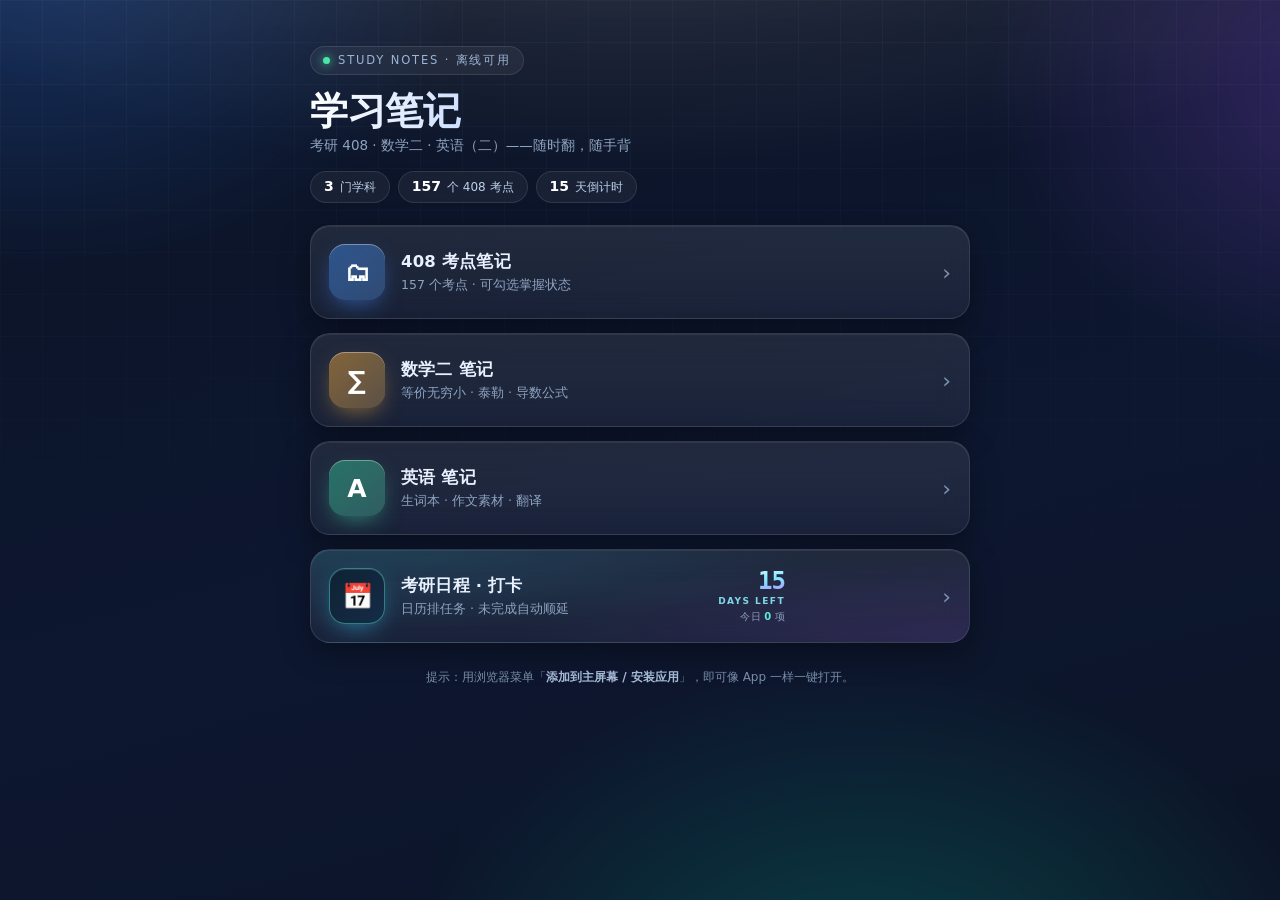
<file: index.html>
<!DOCTYPE html>
<html lang="zh-CN"><head>
<meta charset="UTF-8">
<meta name="robots" content="noindex, nofollow, noarchive, nosnippet">
<meta name="viewport" content="width=device-width, initial-scale=1.0, viewport-fit=cover">
<title>学习笔记</title>
<link rel="manifest" href="manifest.json">
<meta name="theme-color" content="#0b1220">
<link rel="apple-touch-icon" href="apple-touch-icon.png">
<meta name="apple-mobile-web-app-capable" content="yes">
<meta name="apple-mobile-web-app-status-bar-style" content="black-translucent">
<meta name="apple-mobile-web-app-title" content="学习笔记">
<style>
:root{
  --ink:#e9f1ff; --muted:#8ea3c0; --line:rgba(255,255,255,.10);
  --glass:rgba(255,255,255,.055); --glass2:rgba(255,255,255,.09);
}
*{box-sizing:border-box;-webkit-tap-highlight-color:transparent;}
html,body{height:100%;}
body{
  margin:0;min-height:100vh;color:var(--ink);
  font-family:-apple-system,"Noto Sans CJK SC","Microsoft YaHei",system-ui,sans-serif;
  background:#0b1220;overflow-x:hidden;
  padding:calc(30px + env(safe-area-inset-top)) 18px calc(30px + env(safe-area-inset-bottom));
}
/* —— 深空 + 极光背景 —— */
body::before{
  content:"";position:fixed;inset:-25%;z-index:-2;
  background:
    radial-gradient(38% 40% at 18% 12%, rgba(56,132,255,.30), transparent 62%),
    radial-gradient(34% 38% at 88% 22%, rgba(160,86,255,.26), transparent 60%),
    radial-gradient(40% 42% at 62% 92%, rgba(0,224,180,.22), transparent 62%),
    linear-gradient(165deg,#0a1120,#0d1730 55%,#0b1220);
  filter:blur(6px);animation:drift 22s ease-in-out infinite alternate;
}
body::after{ /* 顶部高光 + 细网格 */
  content:"";position:fixed;inset:0;z-index:-1;pointer-events:none;
  background:
    radial-gradient(120% 60% at 50% -12%, rgba(255,255,255,.14), transparent 55%),
    linear-gradient(rgba(255,255,255,.028) 1px, transparent 1px) 0 0/100% 42px,
    linear-gradient(90deg, rgba(255,255,255,.028) 1px, transparent 1px) 0 0/42px 100%;
  mask-image:linear-gradient(#000, transparent 78%);
}
@keyframes drift{
  0%{transform:translate3d(0,0,0) scale(1);}
  100%{transform:translate3d(0,-3%,0) scale(1.07);}
}
@media (prefers-reduced-motion:reduce){body::before{animation:none;}}

.wrap{max-width:660px;margin:0 auto;}
/* —— 头部 —— */
header{margin:6px 0 20px;}
.eyebrow{display:inline-flex;align-items:center;gap:8px;font-size:11.5px;letter-spacing:.16em;
  text-transform:uppercase;color:#9db4d6;border:1px solid var(--line);border-radius:999px;
  padding:6px 12px;background:var(--glass);backdrop-filter:blur(8px);}
.eyebrow i{width:7px;height:7px;border-radius:50%;background:#48e6a8;box-shadow:0 0 10px #48e6a8;}
h1{margin:16px 0 6px;font-size:38px;line-height:1.06;font-weight:800;letter-spacing:-.5px;
  background:linear-gradient(100deg,#ffffff 0%,#9fc3ff 46%,#c9a6ff 78%,#7ef0d0 100%);
  -webkit-background-clip:text;background-clip:text;color:transparent;}
.sub{color:var(--muted);font-size:13.5px;}
/* —— 统计条 —— */
.stats{display:flex;flex-wrap:wrap;gap:8px;margin:16px 0 22px;}
.chip{display:flex;align-items:baseline;gap:6px;font-size:12px;color:#bcd0ea;
  border:1px solid var(--line);border-radius:999px;padding:6px 13px;background:var(--glass);
  backdrop-filter:blur(8px);}
.chip b{font-size:14px;color:#fff;font-weight:700;}
/* —— 卡片 —— */
.cards{display:grid;gap:14px;}
.card{
  position:relative;display:flex;align-items:center;gap:16px;text-decoration:none;color:var(--ink);
  padding:18px;border-radius:20px;border:1px solid var(--line);
  background:linear-gradient(180deg,var(--glass2),var(--glass));
  backdrop-filter:blur(14px);-webkit-backdrop-filter:blur(14px);
  box-shadow:0 10px 30px rgba(0,0,0,.35), inset 0 1px 0 rgba(255,255,255,.07);
  transition:transform .22s cubic-bezier(.2,.7,.2,1), border-color .22s, box-shadow .22s;
  overflow:hidden;
}
.card::after{ /* 悬停时的一抹流光 */
  content:"";position:absolute;inset:0;border-radius:inherit;opacity:0;transition:opacity .25s;
  background:radial-gradient(90% 130% at 12% 0%, var(--accent-a), transparent 60%);
  pointer-events:none;
}
.card:hover{transform:translateY(-5px);border-color:var(--accent-line);
  box-shadow:0 18px 44px rgba(0,0,0,.5), 0 0 0 1px var(--accent-line), 0 0 34px -6px var(--accent-glow);}
.card:hover::after{opacity:1;}
.card:active{transform:translateY(-1px) scale(.99);}
.ic{position:relative;flex:0 0 auto;width:56px;height:56px;border-radius:16px;
  display:flex;align-items:center;justify-content:center;font-size:25px;font-weight:700;color:#fff;
  background:linear-gradient(135deg,var(--accent-a),var(--accent-b));
  box-shadow:0 8px 22px -6px var(--accent-glow), inset 0 1px 0 rgba(255,255,255,.35);}
.txt{position:relative;min-width:0;}
.t{font-size:16.5px;font-weight:700;letter-spacing:.2px;}
.d{font-size:12.5px;color:var(--muted);margin-top:4px;}
.arrow{position:relative;margin-left:auto;flex:0 0 auto;color:#7f93b0;font-size:22px;
  transition:transform .22s,color .22s;}
.card:hover .arrow{transform:translateX(4px);color:#fff;}
/* 各科主题色 */
.k408{--accent-a:rgba(58,122,208,.55);--accent-b:rgba(96,168,255,.30);--accent-line:rgba(96,168,255,.55);--accent-glow:rgba(72,140,255,.55);}
.kmath{--accent-a:rgba(214,150,58,.55);--accent-b:rgba(255,196,102,.28);--accent-line:rgba(255,190,90,.55);--accent-glow:rgba(255,178,60,.5);}
.keng{--accent-a:rgba(46,176,138,.55);--accent-b:rgba(102,240,196,.28);--accent-line:rgba(90,232,186,.55);--accent-glow:rgba(70,228,176,.5);}
.kplan{--accent-a:rgba(34,211,238,.50);--accent-b:rgba(168,85,247,.28);--accent-line:rgba(94,234,212,.55);--accent-glow:rgba(56,213,255,.55);}
/* 日程卡 · HUD 角标 */
.card.kplan{background:
   radial-gradient(120% 150% at 8% 0%, rgba(34,211,238,.13), transparent 58%),
   radial-gradient(110% 150% at 100% 100%, rgba(168,85,247,.14), transparent 62%),
   linear-gradient(180deg,var(--glass2),var(--glass));}
.card.kplan .ic{background:linear-gradient(135deg,#0e2233,#152c47);border:1px solid rgba(94,234,212,.45);
  box-shadow:0 8px 24px -8px rgba(56,213,255,.6), inset 0 1px 0 rgba(255,255,255,.12);}
.dday{margin-left:auto;flex:0 0 auto;text-align:right;padding-right:8px;}
.dday .n{font-family:ui-monospace,SFMono-Regular,Menlo,monospace;font-size:24px;font-weight:800;
  letter-spacing:-1px;line-height:1;background:linear-gradient(170deg,#fff,#7ee7ff 55%,#b98cff);
  -webkit-background-clip:text;background-clip:text;color:transparent;}
.dday .u{font-size:9px;letter-spacing:.16em;color:#7fd6e8;font-weight:700;margin-top:3px;}
.dday .td{font-size:10px;color:#8ea3c0;margin-top:4px;letter-spacing:.02em;}
.dday .td b{color:#5eead4;font-weight:800;}
/* —— 页脚 —— */
.tip{max-width:660px;margin:24px auto 0;color:#7b8fab;font-size:12px;line-height:1.75;text-align:center;}
.tip b{color:#a8bcd8;font-weight:600;}
@media(max-width:420px){h1{font-size:31px;}.ic{width:50px;height:50px;font-size:22px;}}
</style>
<link rel="stylesheet" href="assets/schedule.css?v=6"></head>
<body>
<div data-kysch="bare"></div>
<div class="wrap">
  <header>
    <span class="eyebrow"><i></i>Study Notes · 离线可用</span>
    <h1>学习笔记</h1>
    <div class="sub">考研 408 · 数学二 · 英语（二）——随时翻，随手背</div>
    <div class="stats">
      <span class="chip"><b>3</b> 门学科</span>
      <span class="chip"><b>157</b> 个 408 考点</span>
      <span class="chip"><b id="chip-dday">--</b> 天倒计时</span>
    </div>
  </header>

  <div class="cards">
    <a class="card k408" href="408考点笔记.html">
      <span class="ic">🗂</span>
      <span class="txt"><span class="t">408 考点笔记</span><div class="d">157 个考点 · 可勾选掌握状态</div></span>
      <span class="arrow">›</span>
    </a>
    <a class="card kmath" href="数学笔记.html">
      <span class="ic">∑</span>
      <span class="txt"><span class="t">数学二 笔记</span><div class="d">等价无穷小 · 泰勒 · 导数公式</div></span>
      <span class="arrow">›</span>
    </a>
    <a class="card keng" href="英语笔记.html">
      <span class="ic">A</span>
      <span class="txt"><span class="t">英语 笔记</span><div class="d">生词本 · 作文素材 · 翻译</div></span>
      <span class="arrow">›</span>
    </a>
    <a class="card kplan" id="schedule-card" href="javascript:void(0)">
      <span class="ic">📅</span>
      <span class="txt"><span class="t">考研日程 · 打卡</span><div class="d">日历排任务 · 未完成自动顺延</div></span>
      <span class="dday"><div class="n" id="dd-n">--</div><div class="u">DAYS LEFT</div><div class="td" id="dd-t">今日 <b>0</b> 项</div></span>
      <span class="arrow">›</span>
    </a>
  </div>

  <div class="tip">提示：用浏览器菜单「<b>添加到主屏幕 / 安装应用</b>」，即可像 App 一样一键打开。</div>
</div>
<script>
if('serviceWorker' in navigator){ navigator.serviceWorker.register('sw.js').catch(()=>{}); }

/* 日程入口：首页卡片 → 直接弹 HUD 面板 */
(function(){
  var card=document.getElementById('schedule-card');
  if(!card) return;
  card.addEventListener('click',function(e){
    e.preventDefault();
    if(window.KySch){ KySch.open(); }
    else { location.href='408考点笔记.html'; }
  });
  function paint(s){
    if(!s) return;
    document.getElementById('dd-n').textContent=s.days;
    document.getElementById('dd-t').innerHTML='今日 <b>'+s.todo+'</b> 项'+(s.week?' · 周 '+s.week:'');
    var c=document.getElementById('chip-dday');
    if(c) c.textContent=s.days;
  }
  if(window.KySch){ KySch.onStats(paint); paint(KySch.stats()); }
  else {
    document.addEventListener('DOMContentLoaded',function(){
      if(window.KySch){ KySch.onStats(paint); paint(KySch.stats()); }
    });
  }
})();
</script>
<script src="assets/schedule.js?v=6"></script>
<script src="assets/sync.js?v=2"></script>
</body></html>
</file>
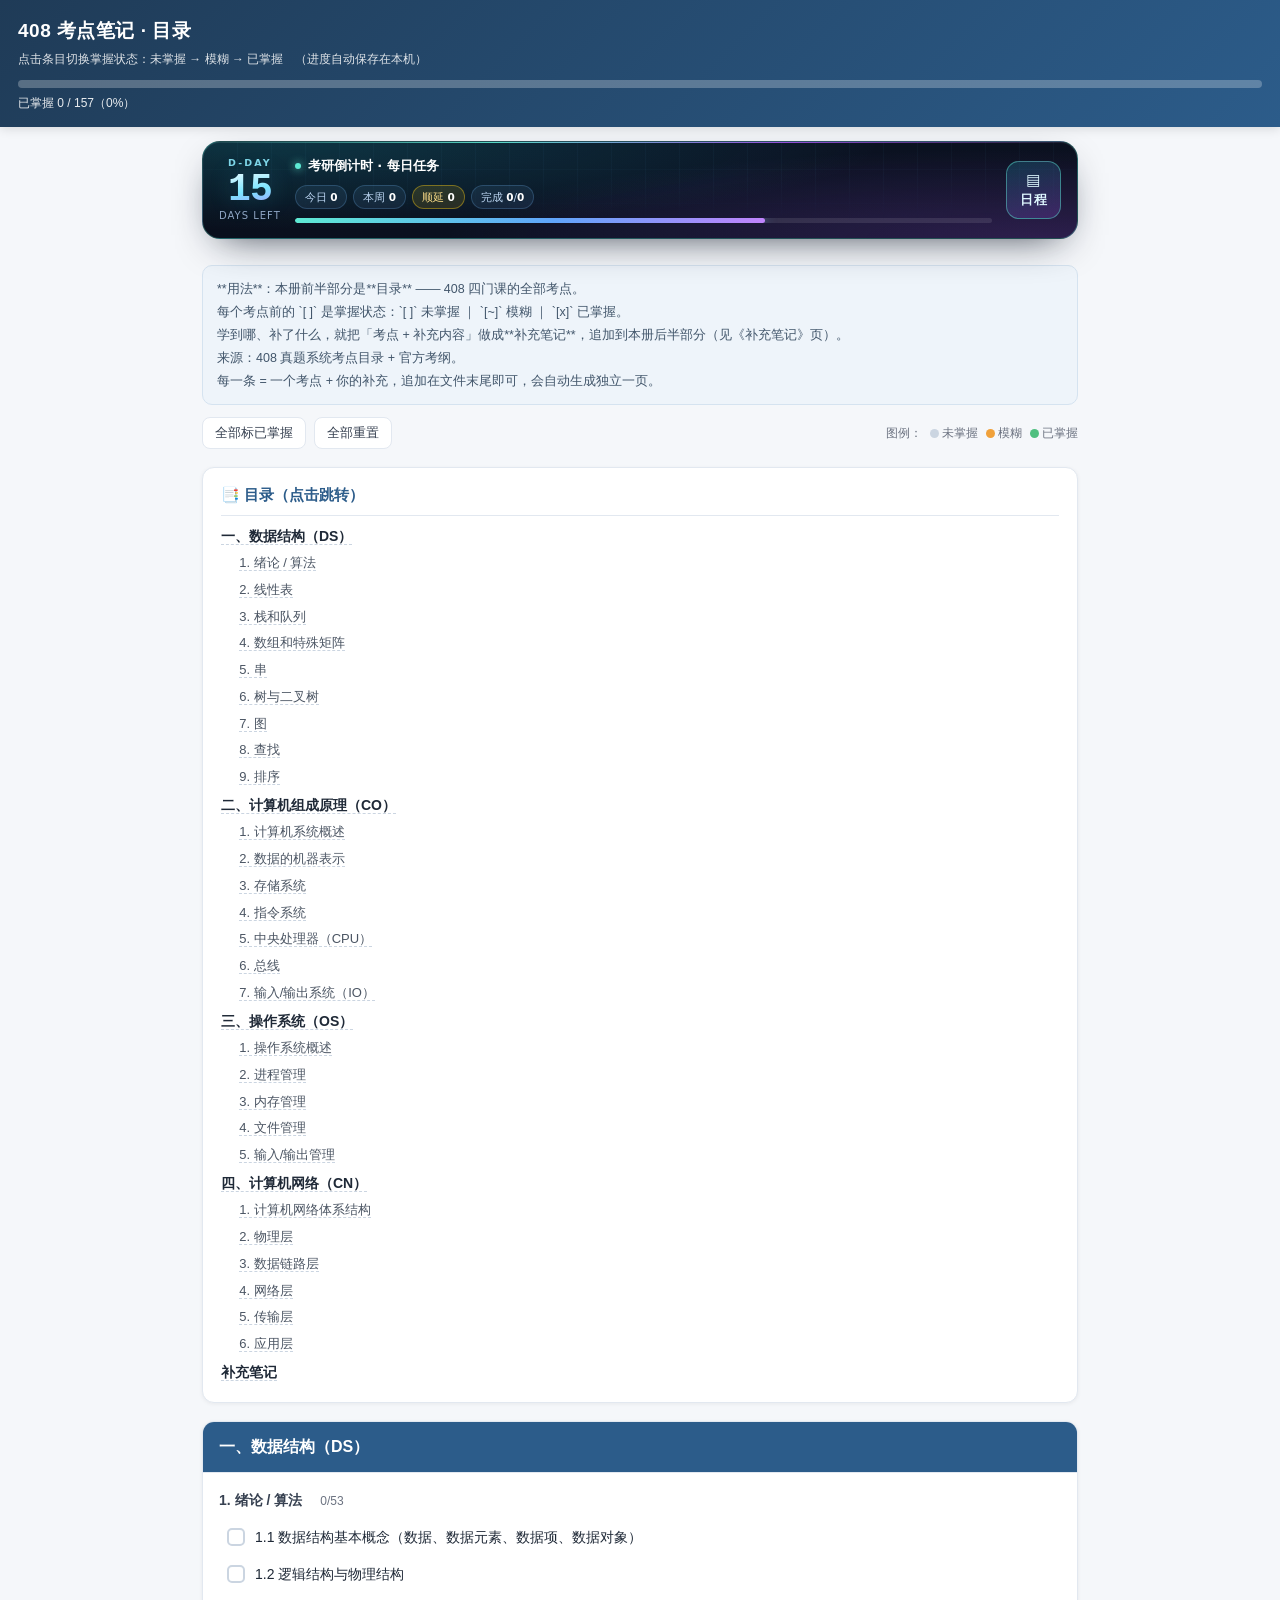
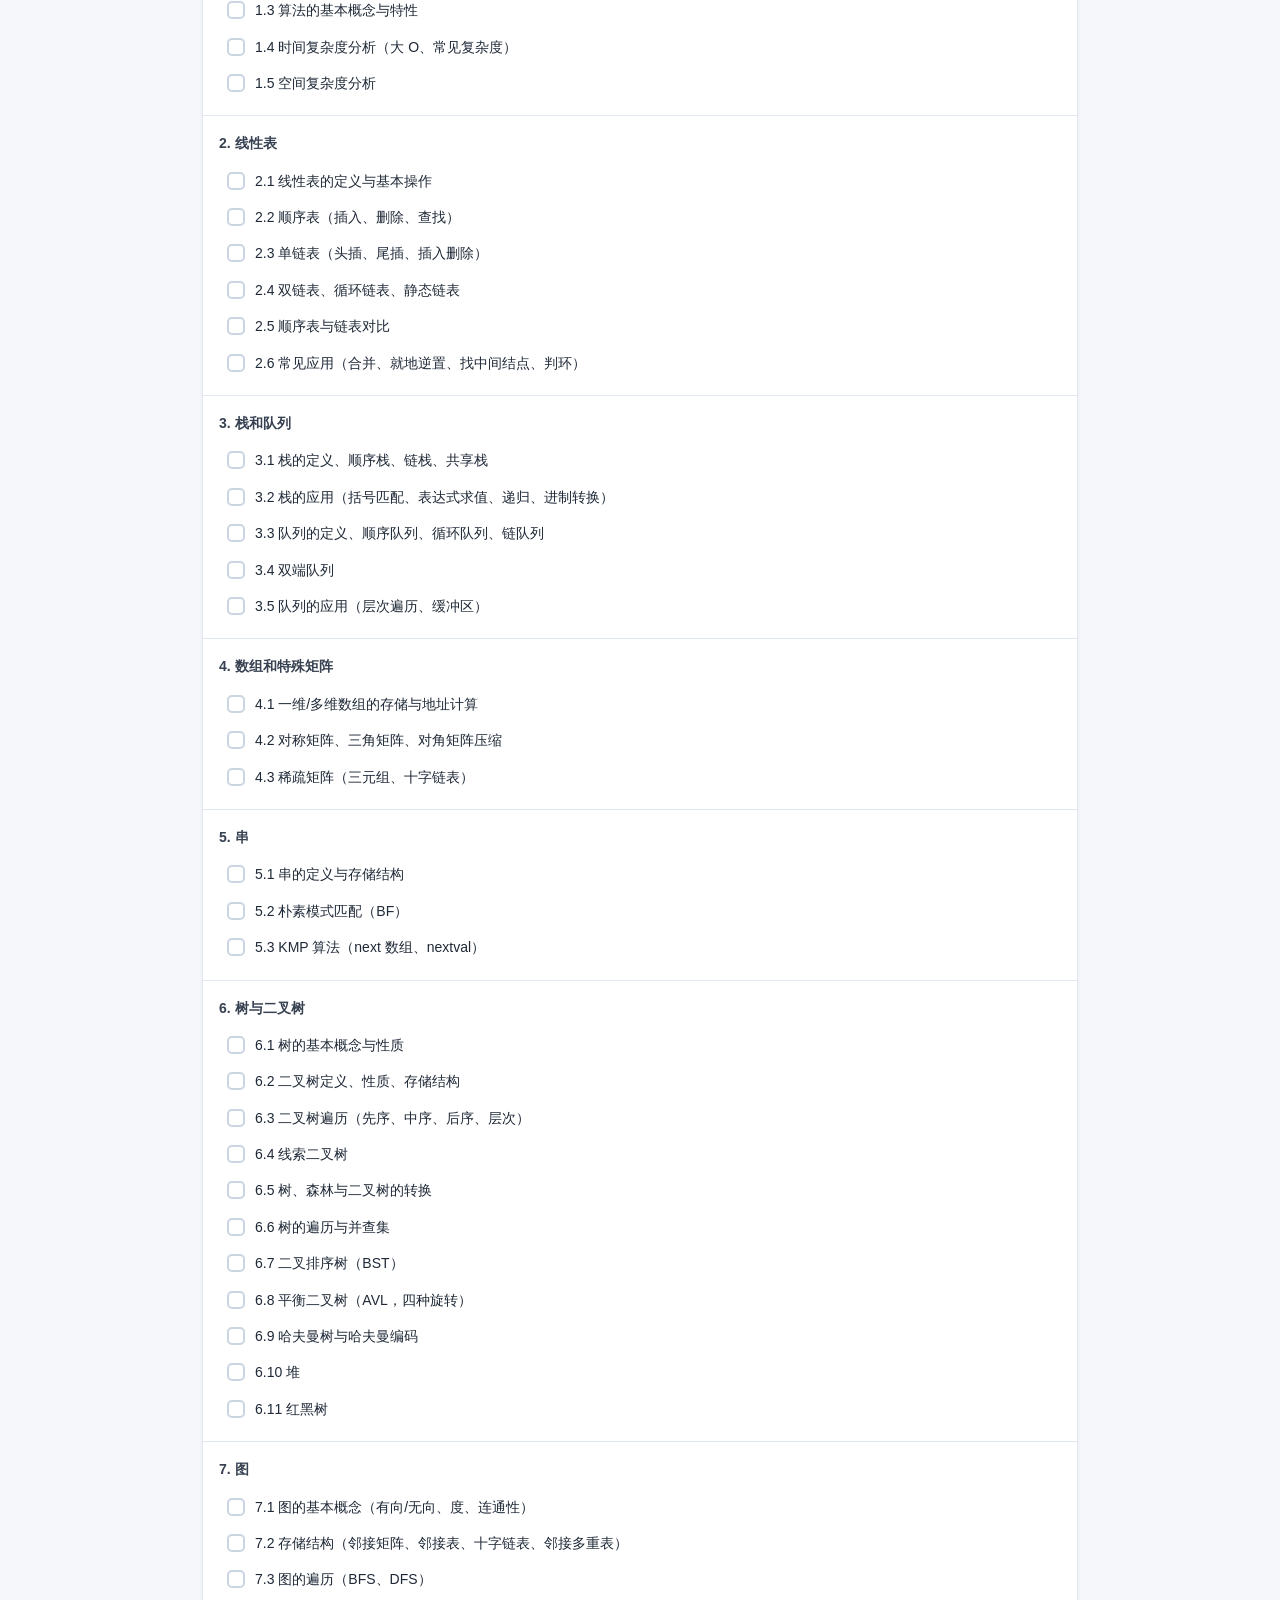
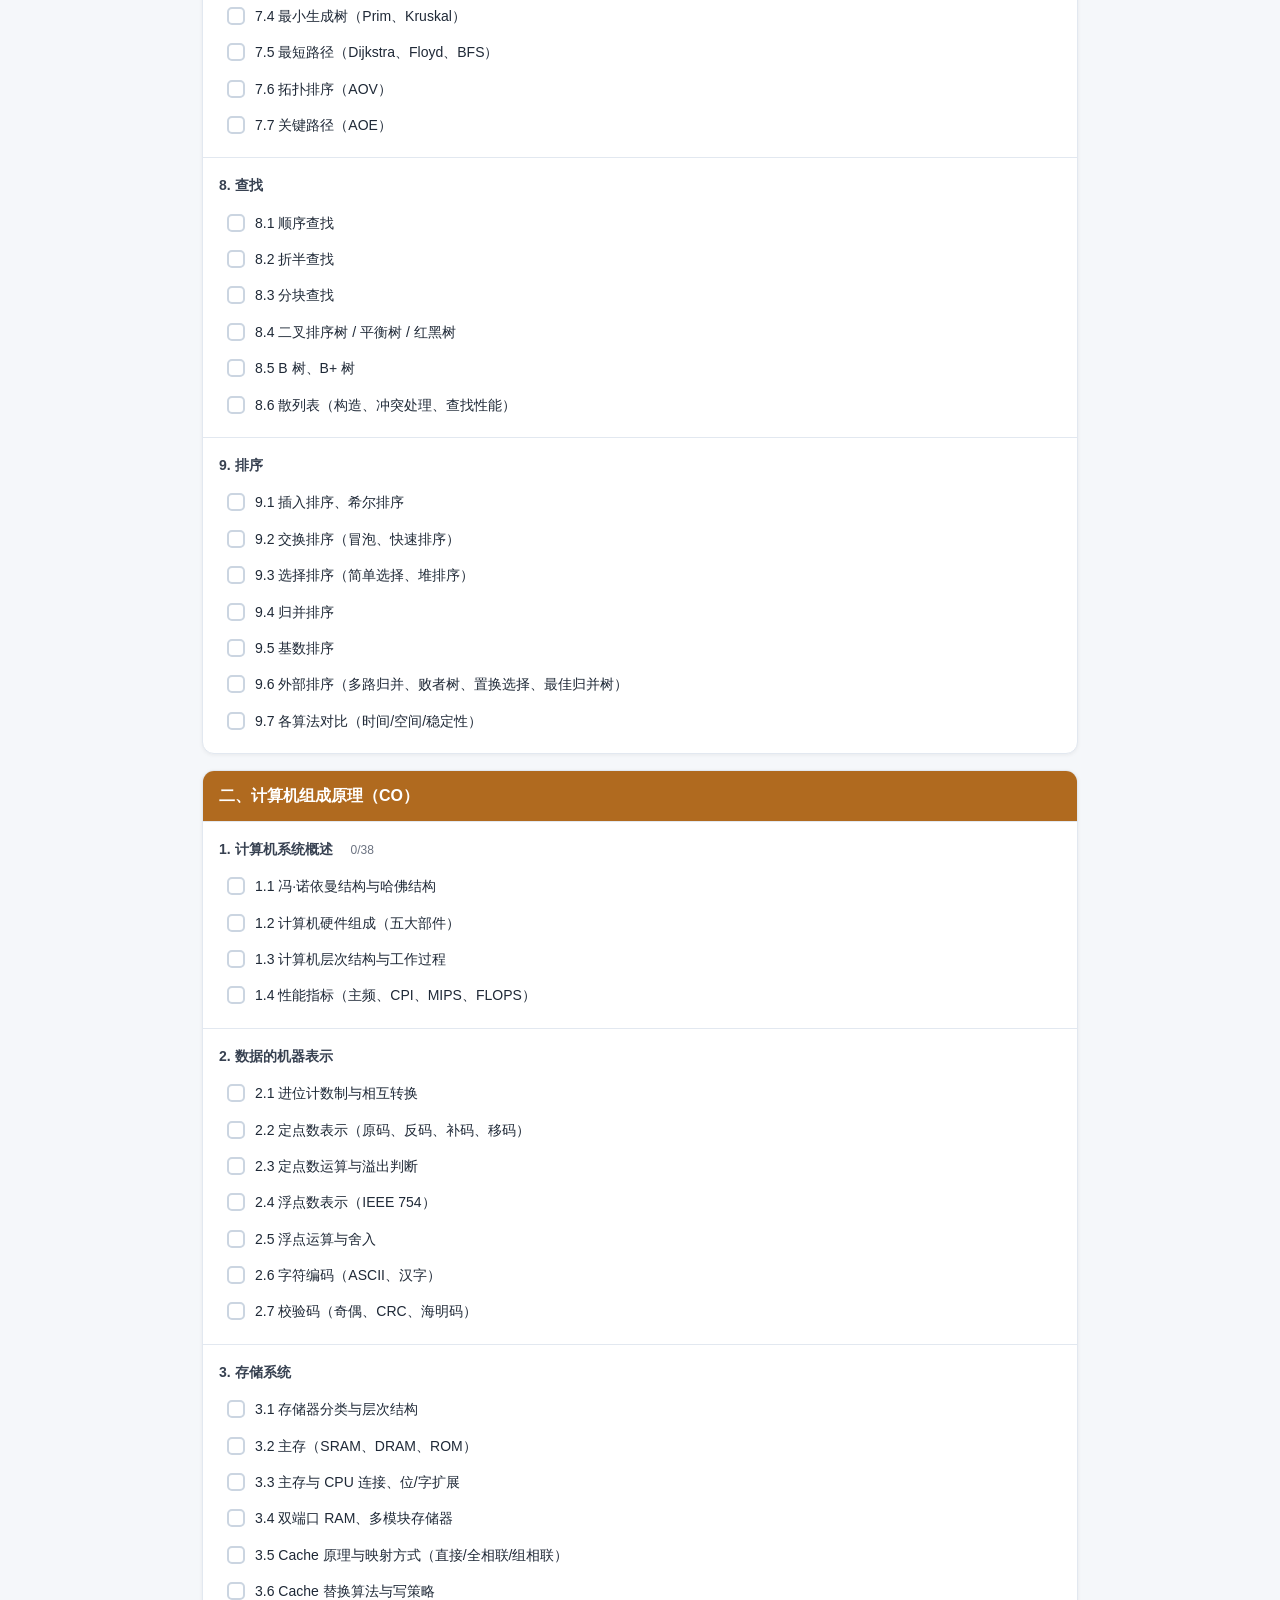
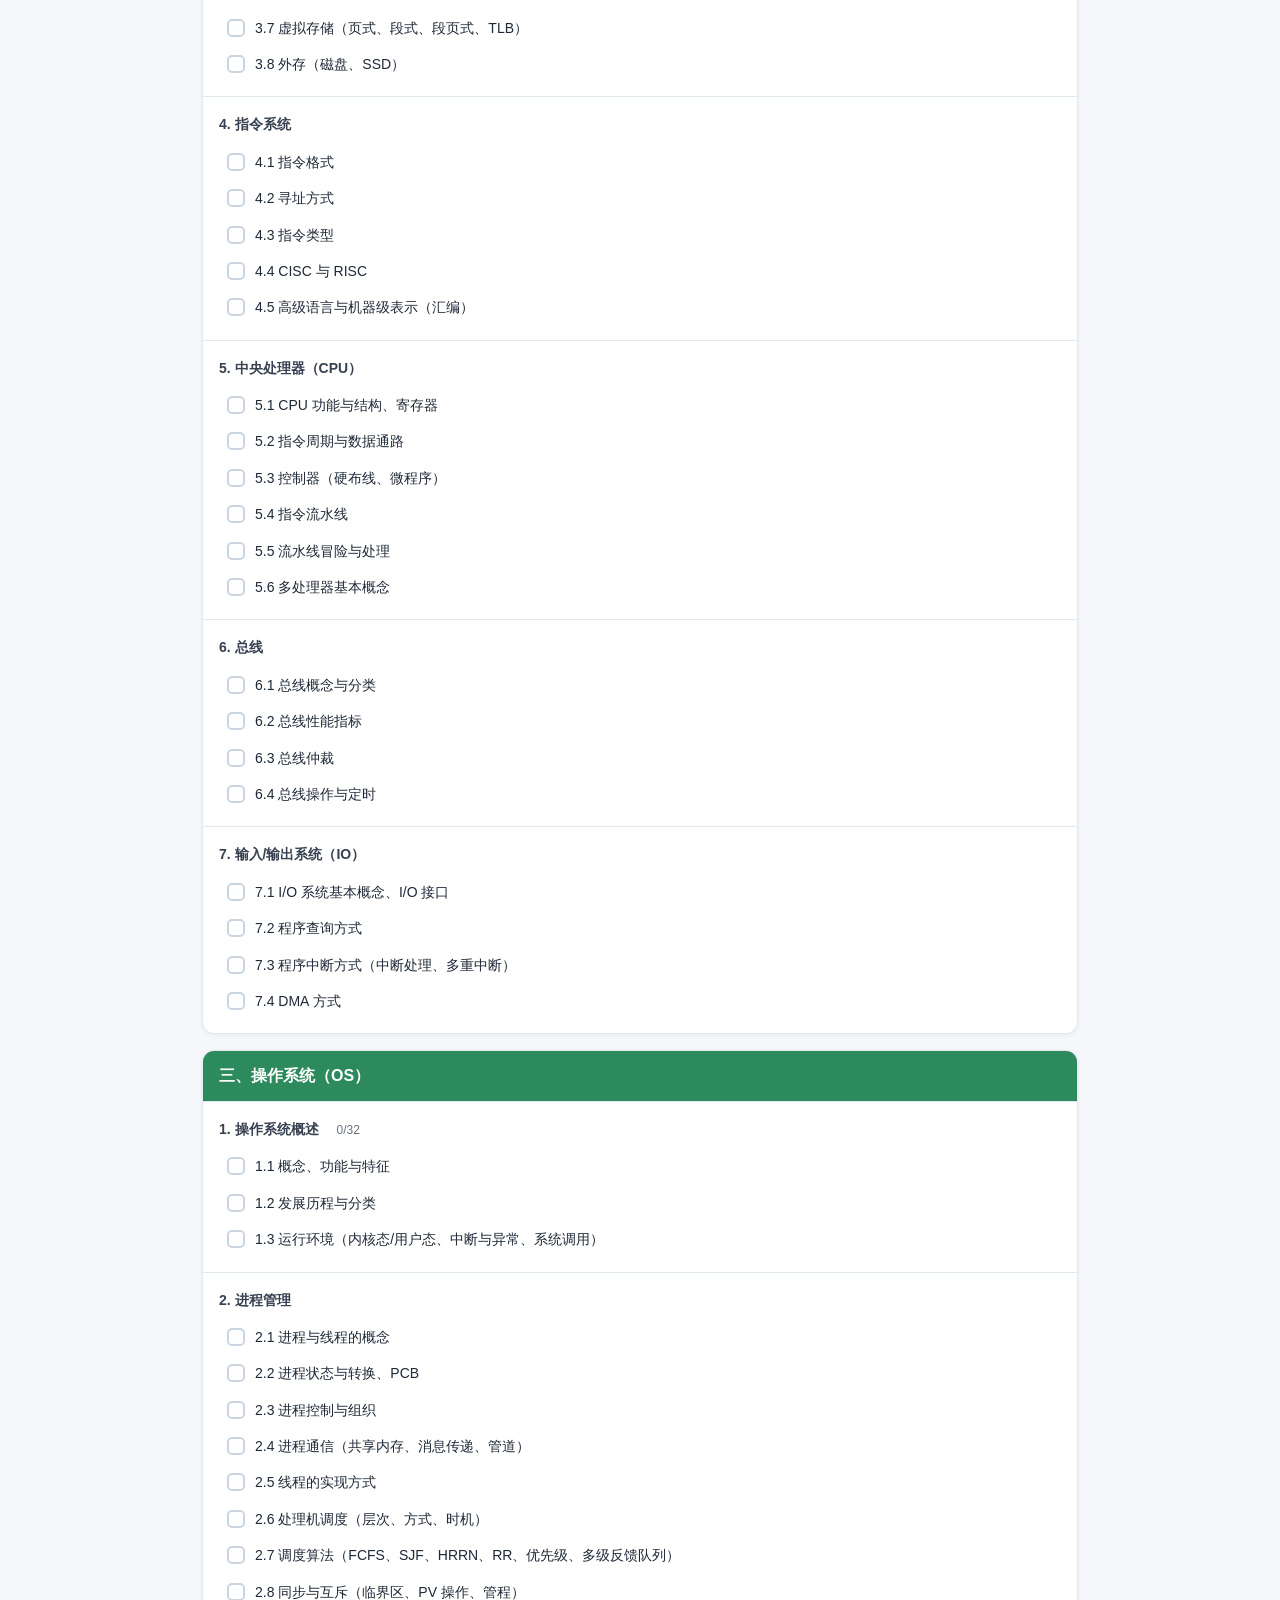
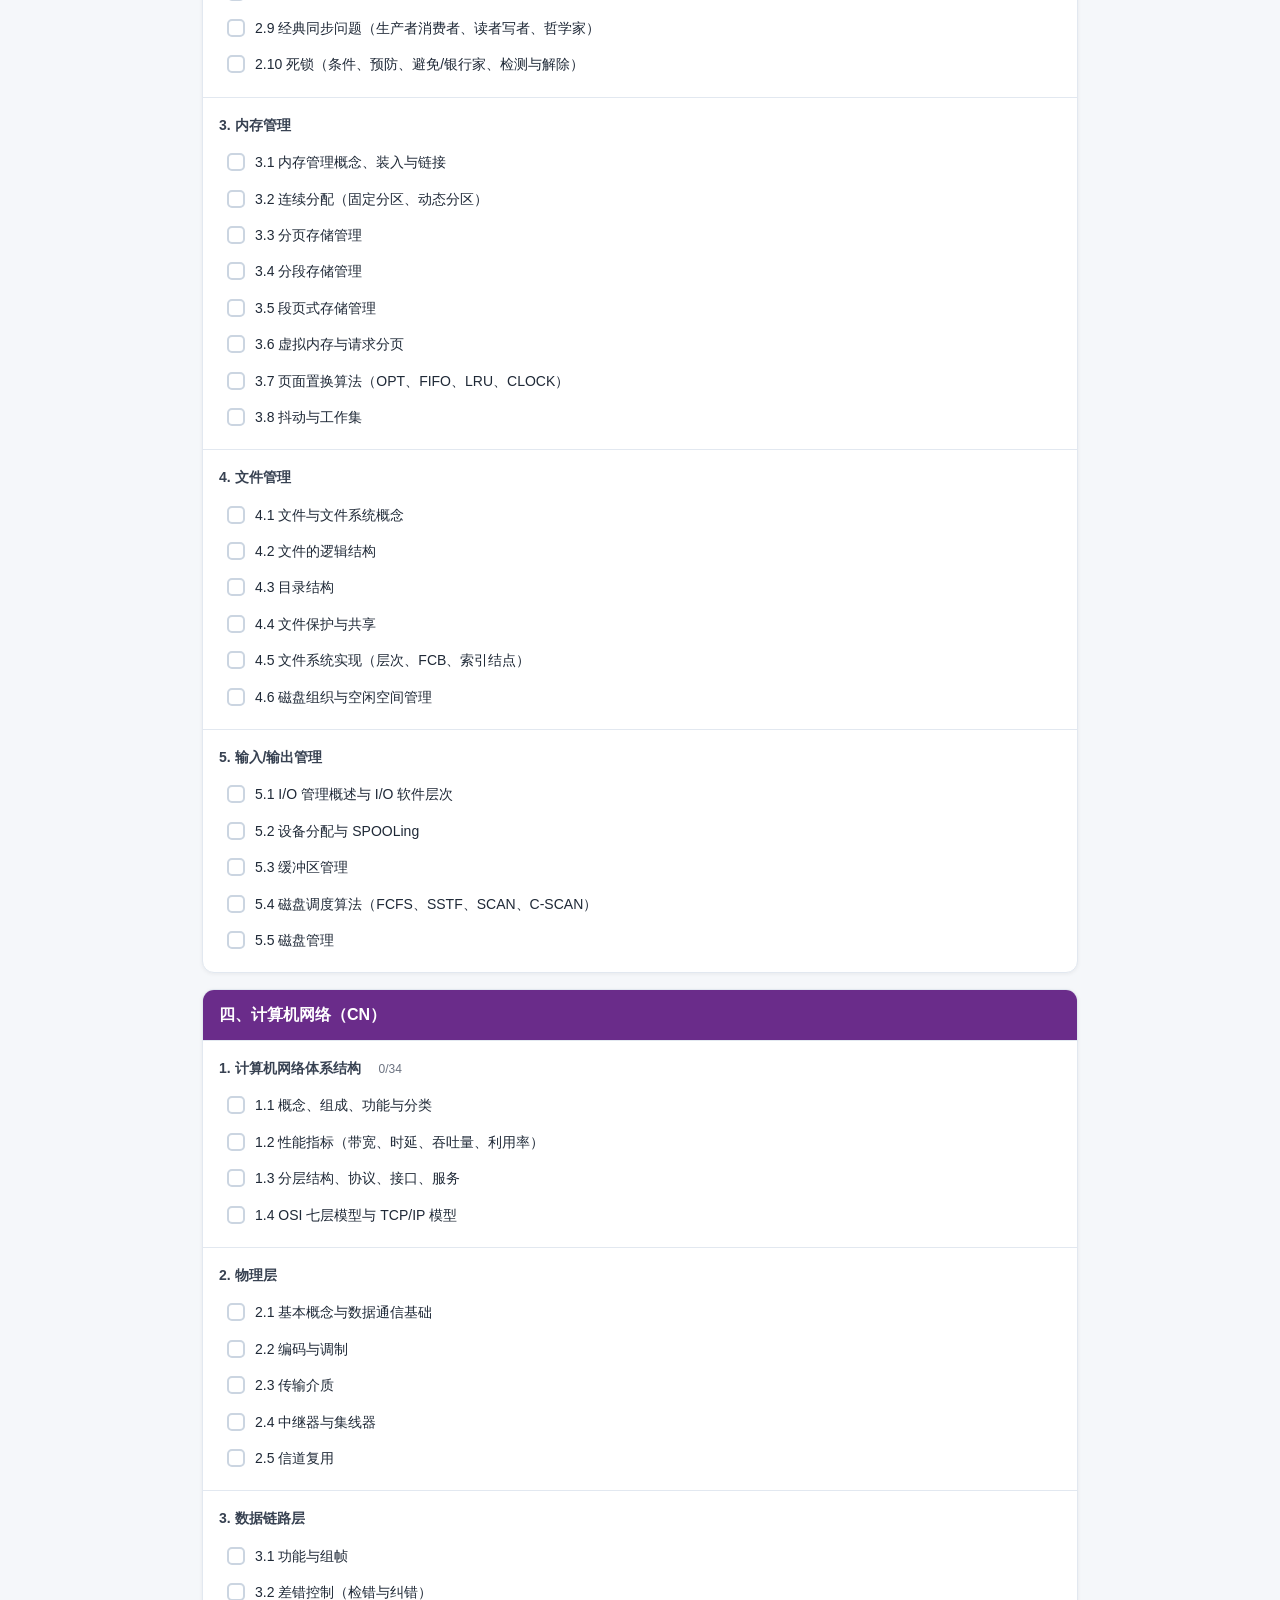
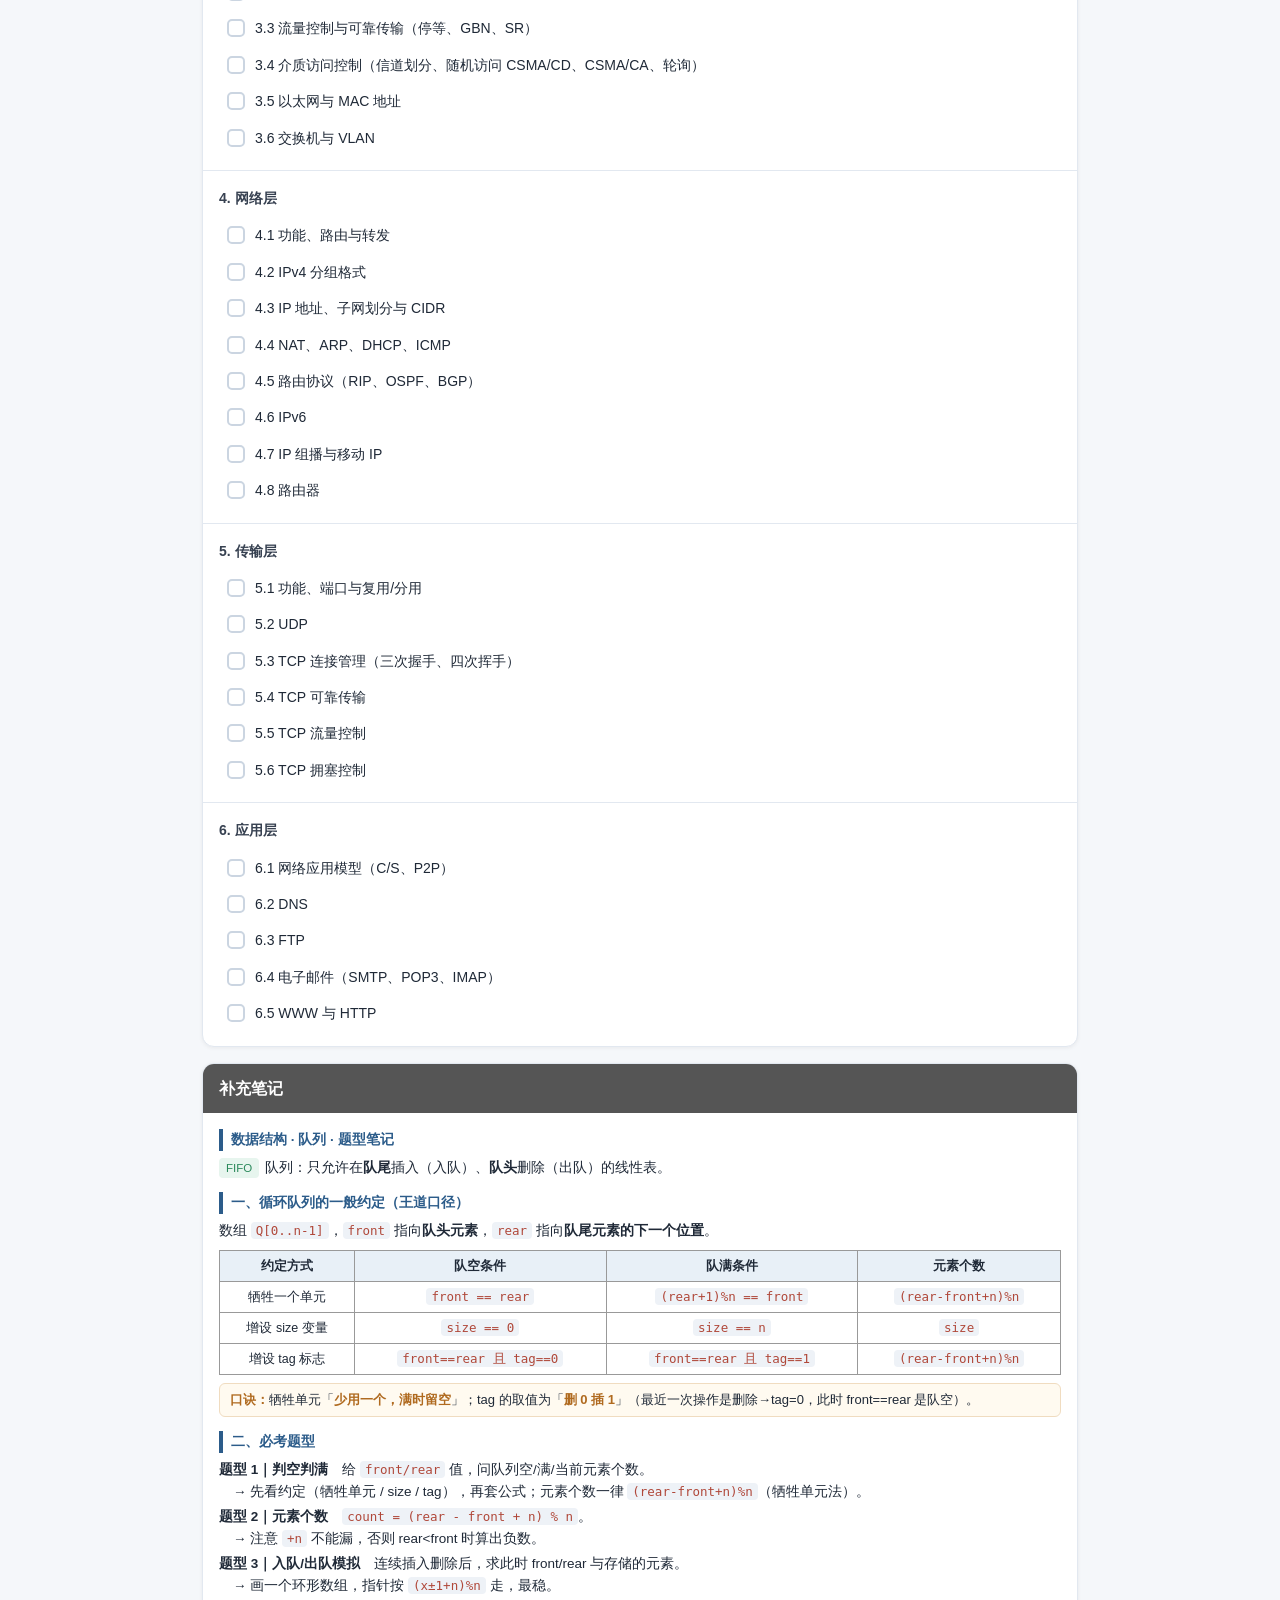
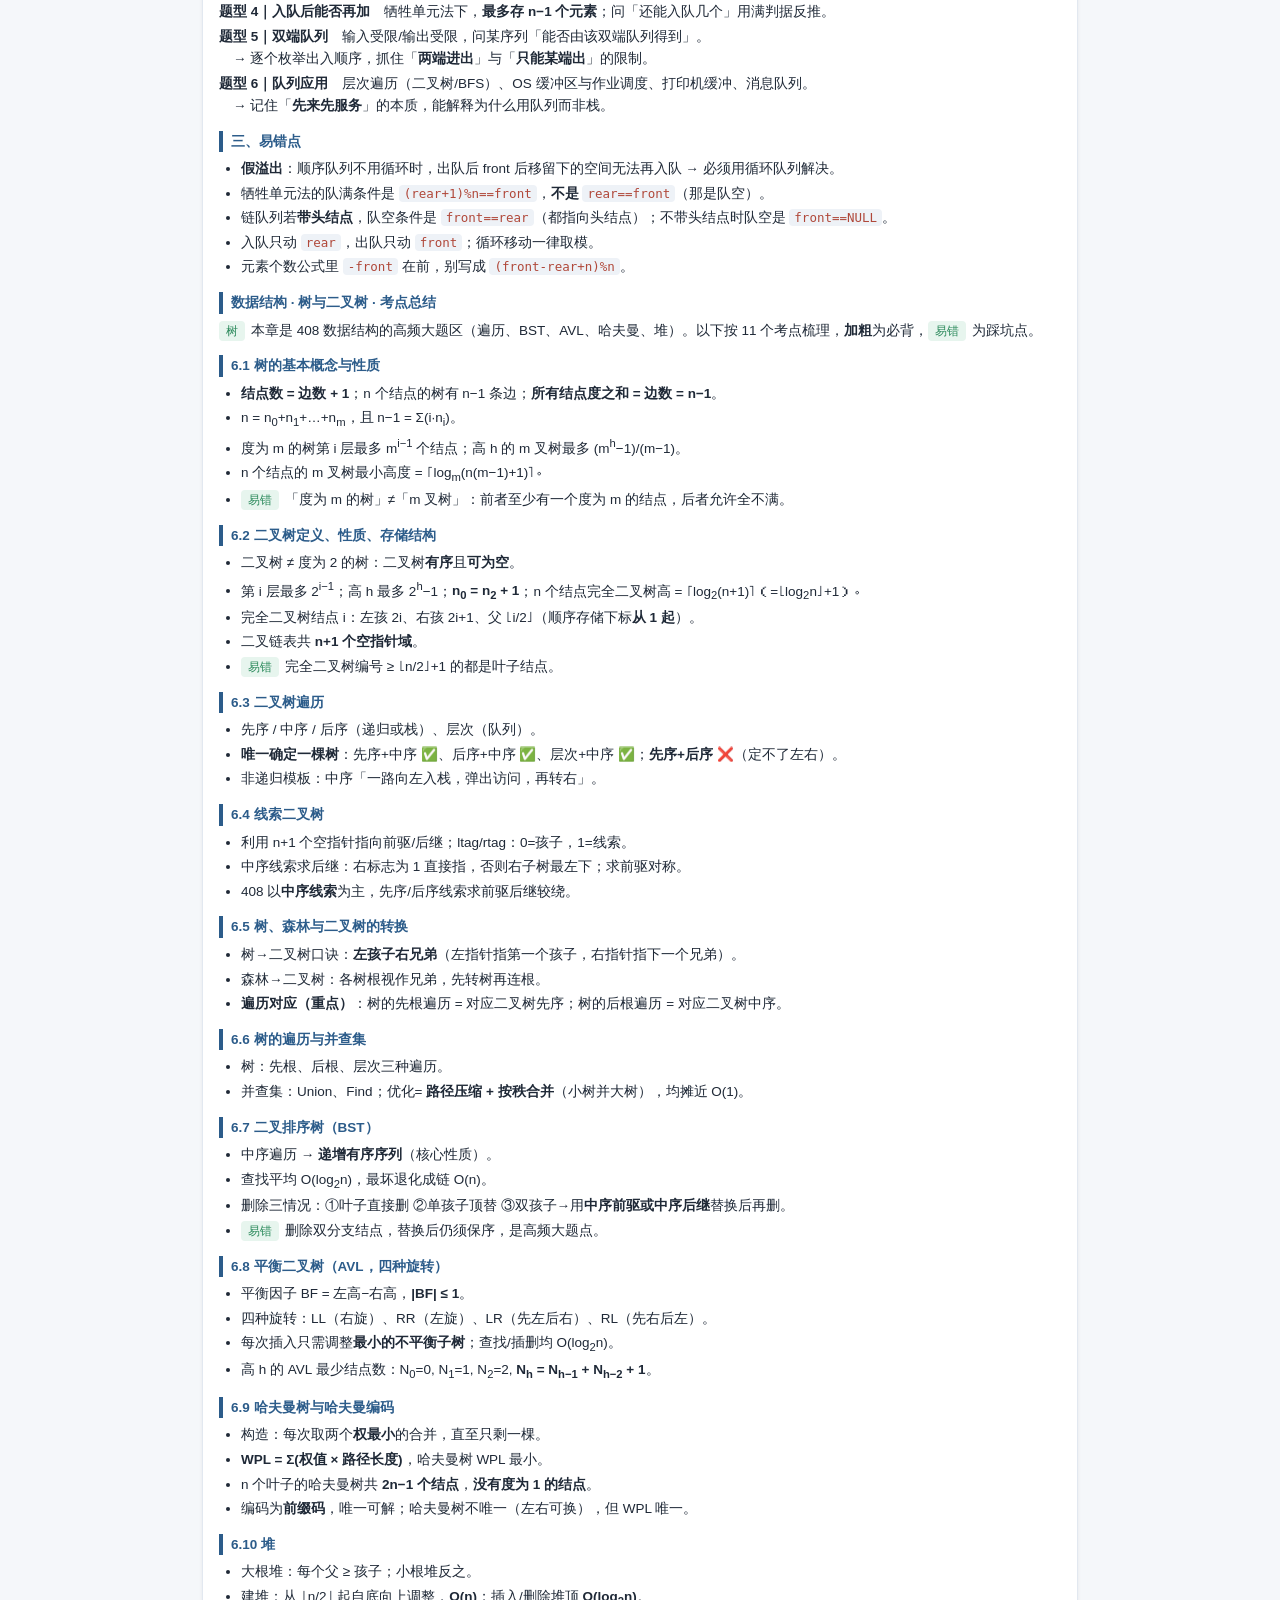
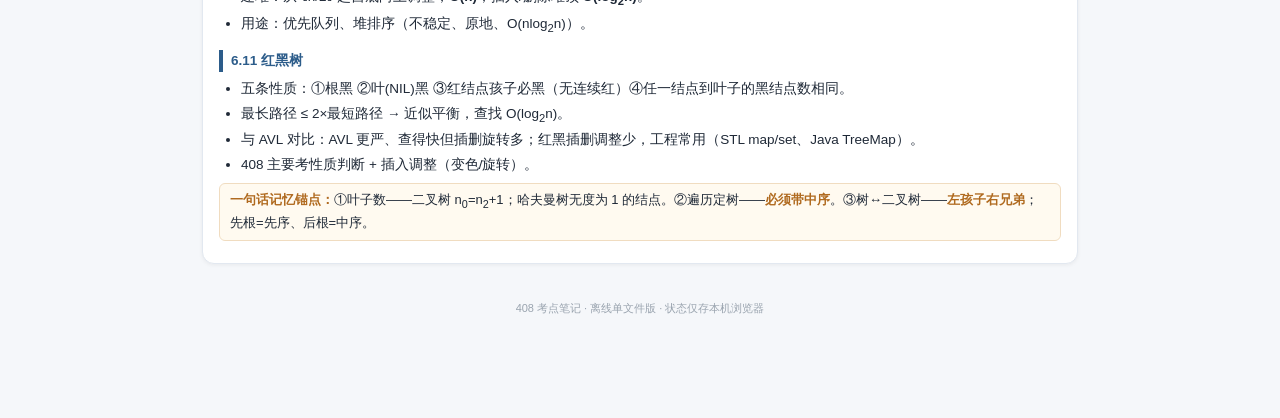
<file: 408考点笔记.html>
<!DOCTYPE html>
<html lang="zh-CN"><head><meta charset="UTF-8">
<meta name="robots" content="noindex, nofollow, noarchive, nosnippet">
<meta name="viewport" content="width=device-width, initial-scale=1.0">
<title>408 考点笔记</title>
<style>
:root{ --bg:#f5f7fa; --card:#fff; --line:#e2e8f0; --txt:#1f2937; --mut:#6b7280; }
*{box-sizing:border-box;}
body{margin:0;font-family:-apple-system,"Noto Sans CJK SC","Microsoft YaHei",sans-serif;
  background:var(--bg);color:var(--txt);line-height:1.6;-webkit-text-size-adjust:100%;}
header{position:sticky;top:0;z-index:10;background:linear-gradient(135deg,#1f3b57,#2c5c8a);
  color:#fff;padding:16px 18px 14px;box-shadow:0 2px 10px rgba(0,0,0,.12);}
header h1{margin:0;font-size:19px;letter-spacing:.5px;}
header .sub{font-size:12px;opacity:.85;margin-top:4px;}
.bar{height:8px;background:rgba(255,255,255,.25);border-radius:6px;margin-top:10px;overflow:hidden;}
.bar>i{display:block;height:100%;width:0;background:#7fe3a5;border-radius:6px;transition:width .25s;}
.stat{font-size:12px;opacity:.9;margin-top:6px;display:flex;gap:14px;flex-wrap:wrap;}
.wrap{max-width:900px;margin:0 auto;padding:14px 12px 80px;}
/* 顶部工具 */
.tools{display:flex;gap:8px;flex-wrap:wrap;align-items:center;margin:12px 0;}
.tools button{border:1px solid var(--line);background:#fff;border-radius:8px;padding:6px 12px;
  font-size:13px;color:#374151;cursor:pointer;}
.tools button:hover{background:#f0f4f8;}
.tools .legend{margin-left:auto;font-size:12px;color:var(--mut);}
.dot{display:inline-block;width:9px;height:9px;border-radius:50%;margin:0 3px 0 8px;vertical-align:middle;}
.dot.n{background:#cbd5e1;} .dot.h{background:#f0a13a;} .dot.y{background:#4fbf7f;}
/* 主体卡片 */
.subject{background:var(--card);border-radius:12px;margin:16px 0;overflow:hidden;
  box-shadow:0 1px 4px rgba(0,0,0,.06);border:1px solid var(--line);}
.subject>h2{margin:0;padding:12px 16px;font-size:16px;color:#fff;}
.chap{border-top:1px solid var(--line);padding:10px 16px 14px;}
.chap h3{margin:6px 0 8px;font-size:14px;color:#374151;font-weight:600;}
.chap h3 .cnt{font-weight:400;font-size:12px;color:var(--mut);margin-left:6px;}
/* 条目 */
.item{display:flex;align-items:flex-start;gap:10px;padding:7px 8px;border-radius:8px;cursor:pointer;
  transition:background .12s;user-select:none;}
.item:hover{background:#f7f9fc;}
.item .box{flex:0 0 auto;width:18px;height:18px;border-radius:5px;border:2px solid #cbd5e1;
  margin-top:2px;position:relative;transition:all .12s;}
.item .box::after{content:"";position:absolute;inset:0;background-size:60%;background-repeat:no-repeat;
  background-position:center;opacity:0;}
.item .txt{flex:1;font-size:14px;}
.item .txt .no{color:#94a3b8;margin-right:6px;font-variant-numeric:tabular-nums;}
/* 状态 */
.item[data-s="~"]{background:#fff8ec;} .item[data-s="~"] .box{border-color:#f0a13a;background:#fff3dd;}
.item[data-s="~"] .box::after{opacity:1;content:"?";font-size:11px;color:#c07a10;text-align:center;line-height:14px;font-weight:700;}
.item[data-s="~"] .txt{color:#8a5a10;}
.item[data-s="x"]{opacity:.62;} .item[data-s="x"] .box{border-color:#4fbf7f;background:#4fbf7f;}
.item[data-s="x"] .box::after{opacity:1;content:"✓";color:#fff;font-size:12px;font-weight:700;text-align:center;line-height:15px;}
.item[data-s="x"] .txt{text-decoration:line-through;color:#6b7280;}
.intro{background:#eef4fa;border:1px solid #d5e3f0;border-radius:10px;padding:10px 14px;
  font-size:12.5px;color:#42566b;margin:12px 0;}
.intro p{margin:3px 0;}
footer{text-align:center;color:#9aa4af;font-size:11px;padding:20px;}
@media(max-width:520px){header h1{font-size:17px;} .item .txt{font-size:13.5px;}}
/* 补充笔记 / 题型卡片 */
.note{padding:12px 16px 16px;}
.note h4{margin:14px 0 6px;font-size:13.5px;color:#2c5c8a;border-left:4px solid #2c5c8a;padding-left:8px;}
.note h4:first-child{margin-top:4px;}
.note p{margin:4px 0;font-size:13.5px;}
.note ul{margin:4px 0 8px;padding-left:22px;}
.note li{margin:3px 0;font-size:13.5px;}
.note code{font-family:"DejaVu Sans Mono",monospace;background:#eef2f7;color:#b0483a;
  padding:1px 5px;border-radius:4px;font-size:12.5px;}
.note .kb{background:#eef2f7;border:1px solid #d7e0ea;border-radius:6px;padding:1px 6px;
  font-family:"DejaVu Sans Mono",monospace;color:#2c5c8a;font-size:12.5px;}
.note table{border-collapse:collapse;width:100%;margin:8px 0;font-size:12.5px;}
.note th,.note td{border:1px solid #999;padding:5px 8px;text-align:center;}
.note th{background:#e8f0f7;}
.note .key{background:#fffaf0;border:1px solid #f0dcc0;border-radius:6px;padding:6px 10px;
  margin:6px 0;font-size:13px;}
.note .key b{color:#b06a1f;}
.note .tag{display:inline-block;background:#e7f5ee;color:#2c8a5c;border-radius:4px;
  padding:1px 7px;font-size:11.5px;margin-right:6px;}
@media(max-width:520px){.note h4{font-size:13px;} .note li,.note p{font-size:13px;}}
</style><style id="toc-style">
.tocbox{background:#fff;border:1px solid #e2e8f0;border-radius:12px;padding:14px 18px;
  margin:18px auto;max-width:900px;box-shadow:0 1px 4px rgba(0,0,0,.06);
  font-family:-apple-system,"Noto Sans CJK SC","Microsoft YaHei",sans-serif;
  font-size:14px;line-height:1.75;color:#1f2937;}
.tocbox .toc-t{font-weight:700;font-size:15px;color:#2c5c8a;margin:0 0 8px;
  padding-bottom:6px;border-bottom:1px solid #e2e8f0;}
.tocbox ul{list-style:none;margin:0;padding:0;}
.tocbox li{margin:4px 0;}
.tocbox a{color:#1f2937;text-decoration:none;border-bottom:1px dashed #cbd5e1;}
.tocbox a:hover{color:#2c5c8a;border-bottom-color:#2c5c8a;}
.tocbox li.lvl2{font-weight:600;}
.tocbox li.lvl3{margin-left:1.4em;font-size:13px;font-weight:400;color:#4b5563;}
.tocbox li.lvl3 a{color:#4b5563;}
</style>
<link rel="stylesheet" href="assets/schedule.css?v=6">
</head><body>
<header>
  <h1>408 考点笔记 · 目录</h1>
  <div class="sub">点击条目切换掌握状态：未掌握 → 模糊 → 已掌握　（进度自动保存在本机）</div>
  <div class="bar"><i id="pbar"></i></div>
  <div class="stat"><span id="ptxt">已掌握 0 / 0</span><span id="ptxt2"></span></div>
</header>
<div data-kysch style="max-width:900px;margin:0 auto;padding:14px 12px 0;"></div>
<div class="wrap">
<div class="intro">
<p>**用法**：本册前半部分是**目录** —— 408 四门课的全部考点。</p>
<p>每个考点前的 `[ ]` 是掌握状态：`[ ]` 未掌握 ｜ `[~]` 模糊 ｜ `[x]` 已掌握。</p>
<p>学到哪、补了什么，就把「考点 + 补充内容」做成**补充笔记**，追加到本册后半部分（见《补充笔记》页）。</p>
<p>来源：408 真题系统考点目录 + 官方考纲。</p>
<p>每一条 = 一个考点 + 你的补充，追加在文件末尾即可，会自动生成独立一页。</p>
</div>
<div class="tools">
  <button onclick="setAll('x')">全部标已掌握</button>
  <button onclick="setAll(' ')">全部重置</button>
  <span class="legend">图例：<span class="dot n"></span>未掌握<span class="dot h"></span>模糊<span class="dot y"></span>已掌握</span>
</div>
<nav class="tocbox"><div class="toc-t">📑 目录（点击跳转）</div><ul><li class="lvl2"><a href="#sec1">一、数据结构（DS）</a></li><li class="lvl3"><a href="#sec2">1. 绪论 / 算法</a></li><li class="lvl3"><a href="#sec3">2. 线性表</a></li><li class="lvl3"><a href="#sec4">3. 栈和队列</a></li><li class="lvl3"><a href="#sec5">4. 数组和特殊矩阵</a></li><li class="lvl3"><a href="#sec6">5. 串</a></li><li class="lvl3"><a href="#sec7">6. 树与二叉树</a></li><li class="lvl3"><a href="#sec8">7. 图</a></li><li class="lvl3"><a href="#sec9">8. 查找</a></li><li class="lvl3"><a href="#sec10">9. 排序</a></li><li class="lvl2"><a href="#sec11">二、计算机组成原理（CO）</a></li><li class="lvl3"><a href="#sec12">1. 计算机系统概述</a></li><li class="lvl3"><a href="#sec13">2. 数据的机器表示</a></li><li class="lvl3"><a href="#sec14">3. 存储系统</a></li><li class="lvl3"><a href="#sec15">4. 指令系统</a></li><li class="lvl3"><a href="#sec16">5. 中央处理器（CPU）</a></li><li class="lvl3"><a href="#sec17">6. 总线</a></li><li class="lvl3"><a href="#sec18">7. 输入/输出系统（IO）</a></li><li class="lvl2"><a href="#sec19">三、操作系统（OS）</a></li><li class="lvl3"><a href="#sec20">1. 操作系统概述</a></li><li class="lvl3"><a href="#sec21">2. 进程管理</a></li><li class="lvl3"><a href="#sec22">3. 内存管理</a></li><li class="lvl3"><a href="#sec23">4. 文件管理</a></li><li class="lvl3"><a href="#sec24">5. 输入/输出管理</a></li><li class="lvl2"><a href="#sec25">四、计算机网络（CN）</a></li><li class="lvl3"><a href="#sec26">1. 计算机网络体系结构</a></li><li class="lvl3"><a href="#sec27">2. 物理层</a></li><li class="lvl3"><a href="#sec28">3. 数据链路层</a></li><li class="lvl3"><a href="#sec29">4. 网络层</a></li><li class="lvl3"><a href="#sec30">5. 传输层</a></li><li class="lvl3"><a href="#sec31">6. 应用层</a></li><li class="lvl2"><a href="#sec32">补充笔记</a></li></ul></nav>
<section class="subject">
<h2 style="background:#2c5c8a" id="sec1">一、数据结构（DS）</h2>
<div class="chap">
<h3 id="sec2">1. 绪论 / 算法<span class="cnt" data-cnt></span></h3>
<div class="item" data-s=" " data-key="1.1 数据结构基本概念（数据、数据元素、数据项、数据对象）" onclick="cyc(this)"><span class="box"></span><span class="txt">1.1 数据结构基本概念（数据、数据元素、数据项、数据对象）</span></div>
<div class="item" data-s=" " data-key="1.2 逻辑结构与物理结构" onclick="cyc(this)"><span class="box"></span><span class="txt">1.2 逻辑结构与物理结构</span></div>
<div class="item" data-s=" " data-key="1.3 算法的基本概念与特性" onclick="cyc(this)"><span class="box"></span><span class="txt">1.3 算法的基本概念与特性</span></div>
<div class="item" data-s=" " data-key="1.4 时间复杂度分析（大 O、常见复杂度）" onclick="cyc(this)"><span class="box"></span><span class="txt">1.4 时间复杂度分析（大 O、常见复杂度）</span></div>
<div class="item" data-s=" " data-key="1.5 空间复杂度分析" onclick="cyc(this)"><span class="box"></span><span class="txt">1.5 空间复杂度分析</span></div>
</div>
<div class="chap">
<h3 id="sec3">2. 线性表<span class="cnt" data-cnt></span></h3>
<div class="item" data-s=" " data-key="2.1 线性表的定义与基本操作" onclick="cyc(this)"><span class="box"></span><span class="txt">2.1 线性表的定义与基本操作</span></div>
<div class="item" data-s=" " data-key="2.2 顺序表（插入、删除、查找）" onclick="cyc(this)"><span class="box"></span><span class="txt">2.2 顺序表（插入、删除、查找）</span></div>
<div class="item" data-s=" " data-key="2.3 单链表（头插、尾插、插入删除）" onclick="cyc(this)"><span class="box"></span><span class="txt">2.3 单链表（头插、尾插、插入删除）</span></div>
<div class="item" data-s=" " data-key="2.4 双链表、循环链表、静态链表" onclick="cyc(this)"><span class="box"></span><span class="txt">2.4 双链表、循环链表、静态链表</span></div>
<div class="item" data-s=" " data-key="2.5 顺序表与链表对比" onclick="cyc(this)"><span class="box"></span><span class="txt">2.5 顺序表与链表对比</span></div>
<div class="item" data-s=" " data-key="2.6 常见应用（合并、就地逆置、找中间结点、判环）" onclick="cyc(this)"><span class="box"></span><span class="txt">2.6 常见应用（合并、就地逆置、找中间结点、判环）</span></div>
</div>
<div class="chap">
<h3 id="sec4">3. 栈和队列<span class="cnt" data-cnt></span></h3>
<div class="item" data-s=" " data-key="3.1 栈的定义、顺序栈、链栈、共享栈" onclick="cyc(this)"><span class="box"></span><span class="txt">3.1 栈的定义、顺序栈、链栈、共享栈</span></div>
<div class="item" data-s=" " data-key="3.2 栈的应用（括号匹配、表达式求值、递归、进制转换）" onclick="cyc(this)"><span class="box"></span><span class="txt">3.2 栈的应用（括号匹配、表达式求值、递归、进制转换）</span></div>
<div class="item" data-s=" " data-key="3.3 队列的定义、顺序队列、循环队列、链队列" onclick="cyc(this)"><span class="box"></span><span class="txt">3.3 队列的定义、顺序队列、循环队列、链队列</span></div>
<div class="item" data-s=" " data-key="3.4 双端队列" onclick="cyc(this)"><span class="box"></span><span class="txt">3.4 双端队列</span></div>
<div class="item" data-s=" " data-key="3.5 队列的应用（层次遍历、缓冲区）" onclick="cyc(this)"><span class="box"></span><span class="txt">3.5 队列的应用（层次遍历、缓冲区）</span></div>
</div>
<div class="chap">
<h3 id="sec5">4. 数组和特殊矩阵<span class="cnt" data-cnt></span></h3>
<div class="item" data-s=" " data-key="4.1 一维/多维数组的存储与地址计算" onclick="cyc(this)"><span class="box"></span><span class="txt">4.1 一维/多维数组的存储与地址计算</span></div>
<div class="item" data-s=" " data-key="4.2 对称矩阵、三角矩阵、对角矩阵压缩" onclick="cyc(this)"><span class="box"></span><span class="txt">4.2 对称矩阵、三角矩阵、对角矩阵压缩</span></div>
<div class="item" data-s=" " data-key="4.3 稀疏矩阵（三元组、十字链表）" onclick="cyc(this)"><span class="box"></span><span class="txt">4.3 稀疏矩阵（三元组、十字链表）</span></div>
</div>
<div class="chap">
<h3 id="sec6">5. 串<span class="cnt" data-cnt></span></h3>
<div class="item" data-s=" " data-key="5.1 串的定义与存储结构" onclick="cyc(this)"><span class="box"></span><span class="txt">5.1 串的定义与存储结构</span></div>
<div class="item" data-s=" " data-key="5.2 朴素模式匹配（BF）" onclick="cyc(this)"><span class="box"></span><span class="txt">5.2 朴素模式匹配（BF）</span></div>
<div class="item" data-s=" " data-key="5.3 KMP 算法（next 数组、nextval）" onclick="cyc(this)"><span class="box"></span><span class="txt">5.3 KMP 算法（next 数组、nextval）</span></div>
</div>
<div class="chap">
<h3 id="sec7">6. 树与二叉树<span class="cnt" data-cnt></span></h3>
<div class="item" data-s=" " data-key="6.1 树的基本概念与性质" onclick="cyc(this)"><span class="box"></span><span class="txt">6.1 树的基本概念与性质</span></div>
<div class="item" data-s=" " data-key="6.2 二叉树定义、性质、存储结构" onclick="cyc(this)"><span class="box"></span><span class="txt">6.2 二叉树定义、性质、存储结构</span></div>
<div class="item" data-s=" " data-key="6.3 二叉树遍历（先序、中序、后序、层次）" onclick="cyc(this)"><span class="box"></span><span class="txt">6.3 二叉树遍历（先序、中序、后序、层次）</span></div>
<div class="item" data-s=" " data-key="6.4 线索二叉树" onclick="cyc(this)"><span class="box"></span><span class="txt">6.4 线索二叉树</span></div>
<div class="item" data-s=" " data-key="6.5 树、森林与二叉树的转换" onclick="cyc(this)"><span class="box"></span><span class="txt">6.5 树、森林与二叉树的转换</span></div>
<div class="item" data-s=" " data-key="6.6 树的遍历与并查集" onclick="cyc(this)"><span class="box"></span><span class="txt">6.6 树的遍历与并查集</span></div>
<div class="item" data-s=" " data-key="6.7 二叉排序树（BST）" onclick="cyc(this)"><span class="box"></span><span class="txt">6.7 二叉排序树（BST）</span></div>
<div class="item" data-s=" " data-key="6.8 平衡二叉树（AVL，四种旋转）" onclick="cyc(this)"><span class="box"></span><span class="txt">6.8 平衡二叉树（AVL，四种旋转）</span></div>
<div class="item" data-s=" " data-key="6.9 哈夫曼树与哈夫曼编码" onclick="cyc(this)"><span class="box"></span><span class="txt">6.9 哈夫曼树与哈夫曼编码</span></div>
<div class="item" data-s=" " data-key="6.10 堆" onclick="cyc(this)"><span class="box"></span><span class="txt">6.10 堆</span></div>
<div class="item" data-s=" " data-key="6.11 红黑树" onclick="cyc(this)"><span class="box"></span><span class="txt">6.11 红黑树</span></div>
</div>
<div class="chap">
<h3 id="sec8">7. 图<span class="cnt" data-cnt></span></h3>
<div class="item" data-s=" " data-key="7.1 图的基本概念（有向/无向、度、连通性）" onclick="cyc(this)"><span class="box"></span><span class="txt">7.1 图的基本概念（有向/无向、度、连通性）</span></div>
<div class="item" data-s=" " data-key="7.2 存储结构（邻接矩阵、邻接表、十字链表、邻接多重表）" onclick="cyc(this)"><span class="box"></span><span class="txt">7.2 存储结构（邻接矩阵、邻接表、十字链表、邻接多重表）</span></div>
<div class="item" data-s=" " data-key="7.3 图的遍历（BFS、DFS）" onclick="cyc(this)"><span class="box"></span><span class="txt">7.3 图的遍历（BFS、DFS）</span></div>
<div class="item" data-s=" " data-key="7.4 最小生成树（Prim、Kruskal）" onclick="cyc(this)"><span class="box"></span><span class="txt">7.4 最小生成树（Prim、Kruskal）</span></div>
<div class="item" data-s=" " data-key="7.5 最短路径（Dijkstra、Floyd、BFS）" onclick="cyc(this)"><span class="box"></span><span class="txt">7.5 最短路径（Dijkstra、Floyd、BFS）</span></div>
<div class="item" data-s=" " data-key="7.6 拓扑排序（AOV）" onclick="cyc(this)"><span class="box"></span><span class="txt">7.6 拓扑排序（AOV）</span></div>
<div class="item" data-s=" " data-key="7.7 关键路径（AOE）" onclick="cyc(this)"><span class="box"></span><span class="txt">7.7 关键路径（AOE）</span></div>
</div>
<div class="chap">
<h3 id="sec9">8. 查找<span class="cnt" data-cnt></span></h3>
<div class="item" data-s=" " data-key="8.1 顺序查找" onclick="cyc(this)"><span class="box"></span><span class="txt">8.1 顺序查找</span></div>
<div class="item" data-s=" " data-key="8.2 折半查找" onclick="cyc(this)"><span class="box"></span><span class="txt">8.2 折半查找</span></div>
<div class="item" data-s=" " data-key="8.3 分块查找" onclick="cyc(this)"><span class="box"></span><span class="txt">8.3 分块查找</span></div>
<div class="item" data-s=" " data-key="8.4 二叉排序树 / 平衡树 / 红黑树" onclick="cyc(this)"><span class="box"></span><span class="txt">8.4 二叉排序树 / 平衡树 / 红黑树</span></div>
<div class="item" data-s=" " data-key="8.5 B 树、B+ 树" onclick="cyc(this)"><span class="box"></span><span class="txt">8.5 B 树、B+ 树</span></div>
<div class="item" data-s=" " data-key="8.6 散列表（构造、冲突处理、查找性能）" onclick="cyc(this)"><span class="box"></span><span class="txt">8.6 散列表（构造、冲突处理、查找性能）</span></div>
</div>
<div class="chap">
<h3 id="sec10">9. 排序<span class="cnt" data-cnt></span></h3>
<div class="item" data-s=" " data-key="9.1 插入排序、希尔排序" onclick="cyc(this)"><span class="box"></span><span class="txt">9.1 插入排序、希尔排序</span></div>
<div class="item" data-s=" " data-key="9.2 交换排序（冒泡、快速排序）" onclick="cyc(this)"><span class="box"></span><span class="txt">9.2 交换排序（冒泡、快速排序）</span></div>
<div class="item" data-s=" " data-key="9.3 选择排序（简单选择、堆排序）" onclick="cyc(this)"><span class="box"></span><span class="txt">9.3 选择排序（简单选择、堆排序）</span></div>
<div class="item" data-s=" " data-key="9.4 归并排序" onclick="cyc(this)"><span class="box"></span><span class="txt">9.4 归并排序</span></div>
<div class="item" data-s=" " data-key="9.5 基数排序" onclick="cyc(this)"><span class="box"></span><span class="txt">9.5 基数排序</span></div>
<div class="item" data-s=" " data-key="9.6 外部排序（多路归并、败者树、置换选择、最佳归并树）" onclick="cyc(this)"><span class="box"></span><span class="txt">9.6 外部排序（多路归并、败者树、置换选择、最佳归并树）</span></div>
<div class="item" data-s=" " data-key="9.7 各算法对比（时间/空间/稳定性）" onclick="cyc(this)"><span class="box"></span><span class="txt">9.7 各算法对比（时间/空间/稳定性）</span></div>
</div>
</section>
<section class="subject">
<h2 style="background:#b06a1f" id="sec11">二、计算机组成原理（CO）</h2>
<div class="chap">
<h3 id="sec12">1. 计算机系统概述<span class="cnt" data-cnt></span></h3>
<div class="item" data-s=" " data-key="1.1 冯·诺依曼结构与哈佛结构" onclick="cyc(this)"><span class="box"></span><span class="txt">1.1 冯·诺依曼结构与哈佛结构</span></div>
<div class="item" data-s=" " data-key="1.2 计算机硬件组成（五大部件）" onclick="cyc(this)"><span class="box"></span><span class="txt">1.2 计算机硬件组成（五大部件）</span></div>
<div class="item" data-s=" " data-key="1.3 计算机层次结构与工作过程" onclick="cyc(this)"><span class="box"></span><span class="txt">1.3 计算机层次结构与工作过程</span></div>
<div class="item" data-s=" " data-key="1.4 性能指标（主频、CPI、MIPS、FLOPS）" onclick="cyc(this)"><span class="box"></span><span class="txt">1.4 性能指标（主频、CPI、MIPS、FLOPS）</span></div>
</div>
<div class="chap">
<h3 id="sec13">2. 数据的机器表示<span class="cnt" data-cnt></span></h3>
<div class="item" data-s=" " data-key="2.1 进位计数制与相互转换" onclick="cyc(this)"><span class="box"></span><span class="txt">2.1 进位计数制与相互转换</span></div>
<div class="item" data-s=" " data-key="2.2 定点数表示（原码、反码、补码、移码）" onclick="cyc(this)"><span class="box"></span><span class="txt">2.2 定点数表示（原码、反码、补码、移码）</span></div>
<div class="item" data-s=" " data-key="2.3 定点数运算与溢出判断" onclick="cyc(this)"><span class="box"></span><span class="txt">2.3 定点数运算与溢出判断</span></div>
<div class="item" data-s=" " data-key="2.4 浮点数表示（IEEE 754）" onclick="cyc(this)"><span class="box"></span><span class="txt">2.4 浮点数表示（IEEE 754）</span></div>
<div class="item" data-s=" " data-key="2.5 浮点运算与舍入" onclick="cyc(this)"><span class="box"></span><span class="txt">2.5 浮点运算与舍入</span></div>
<div class="item" data-s=" " data-key="2.6 字符编码（ASCII、汉字）" onclick="cyc(this)"><span class="box"></span><span class="txt">2.6 字符编码（ASCII、汉字）</span></div>
<div class="item" data-s=" " data-key="2.7 校验码（奇偶、CRC、海明码）" onclick="cyc(this)"><span class="box"></span><span class="txt">2.7 校验码（奇偶、CRC、海明码）</span></div>
</div>
<div class="chap">
<h3 id="sec14">3. 存储系统<span class="cnt" data-cnt></span></h3>
<div class="item" data-s=" " data-key="3.1 存储器分类与层次结构" onclick="cyc(this)"><span class="box"></span><span class="txt">3.1 存储器分类与层次结构</span></div>
<div class="item" data-s=" " data-key="3.2 主存（SRAM、DRAM、ROM）" onclick="cyc(this)"><span class="box"></span><span class="txt">3.2 主存（SRAM、DRAM、ROM）</span></div>
<div class="item" data-s=" " data-key="3.3 主存与 CPU 连接、位/字扩展" onclick="cyc(this)"><span class="box"></span><span class="txt">3.3 主存与 CPU 连接、位/字扩展</span></div>
<div class="item" data-s=" " data-key="3.4 双端口 RAM、多模块存储器" onclick="cyc(this)"><span class="box"></span><span class="txt">3.4 双端口 RAM、多模块存储器</span></div>
<div class="item" data-s=" " data-key="3.5 Cache 原理与映射方式（直接/全相联/组相联）" onclick="cyc(this)"><span class="box"></span><span class="txt">3.5 Cache 原理与映射方式（直接/全相联/组相联）</span></div>
<div class="item" data-s=" " data-key="3.6 Cache 替换算法与写策略" onclick="cyc(this)"><span class="box"></span><span class="txt">3.6 Cache 替换算法与写策略</span></div>
<div class="item" data-s=" " data-key="3.7 虚拟存储（页式、段式、段页式、TLB）" onclick="cyc(this)"><span class="box"></span><span class="txt">3.7 虚拟存储（页式、段式、段页式、TLB）</span></div>
<div class="item" data-s=" " data-key="3.8 外存（磁盘、SSD）" onclick="cyc(this)"><span class="box"></span><span class="txt">3.8 外存（磁盘、SSD）</span></div>
</div>
<div class="chap">
<h3 id="sec15">4. 指令系统<span class="cnt" data-cnt></span></h3>
<div class="item" data-s=" " data-key="4.1 指令格式" onclick="cyc(this)"><span class="box"></span><span class="txt">4.1 指令格式</span></div>
<div class="item" data-s=" " data-key="4.2 寻址方式" onclick="cyc(this)"><span class="box"></span><span class="txt">4.2 寻址方式</span></div>
<div class="item" data-s=" " data-key="4.3 指令类型" onclick="cyc(this)"><span class="box"></span><span class="txt">4.3 指令类型</span></div>
<div class="item" data-s=" " data-key="4.4 CISC 与 RISC" onclick="cyc(this)"><span class="box"></span><span class="txt">4.4 CISC 与 RISC</span></div>
<div class="item" data-s=" " data-key="4.5 高级语言与机器级表示（汇编）" onclick="cyc(this)"><span class="box"></span><span class="txt">4.5 高级语言与机器级表示（汇编）</span></div>
</div>
<div class="chap">
<h3 id="sec16">5. 中央处理器（CPU）<span class="cnt" data-cnt></span></h3>
<div class="item" data-s=" " data-key="5.1 CPU 功能与结构、寄存器" onclick="cyc(this)"><span class="box"></span><span class="txt">5.1 CPU 功能与结构、寄存器</span></div>
<div class="item" data-s=" " data-key="5.2 指令周期与数据通路" onclick="cyc(this)"><span class="box"></span><span class="txt">5.2 指令周期与数据通路</span></div>
<div class="item" data-s=" " data-key="5.3 控制器（硬布线、微程序）" onclick="cyc(this)"><span class="box"></span><span class="txt">5.3 控制器（硬布线、微程序）</span></div>
<div class="item" data-s=" " data-key="5.4 指令流水线" onclick="cyc(this)"><span class="box"></span><span class="txt">5.4 指令流水线</span></div>
<div class="item" data-s=" " data-key="5.5 流水线冒险与处理" onclick="cyc(this)"><span class="box"></span><span class="txt">5.5 流水线冒险与处理</span></div>
<div class="item" data-s=" " data-key="5.6 多处理器基本概念" onclick="cyc(this)"><span class="box"></span><span class="txt">5.6 多处理器基本概念</span></div>
</div>
<div class="chap">
<h3 id="sec17">6. 总线<span class="cnt" data-cnt></span></h3>
<div class="item" data-s=" " data-key="6.1 总线概念与分类" onclick="cyc(this)"><span class="box"></span><span class="txt">6.1 总线概念与分类</span></div>
<div class="item" data-s=" " data-key="6.2 总线性能指标" onclick="cyc(this)"><span class="box"></span><span class="txt">6.2 总线性能指标</span></div>
<div class="item" data-s=" " data-key="6.3 总线仲裁" onclick="cyc(this)"><span class="box"></span><span class="txt">6.3 总线仲裁</span></div>
<div class="item" data-s=" " data-key="6.4 总线操作与定时" onclick="cyc(this)"><span class="box"></span><span class="txt">6.4 总线操作与定时</span></div>
</div>
<div class="chap">
<h3 id="sec18">7. 输入/输出系统（IO）<span class="cnt" data-cnt></span></h3>
<div class="item" data-s=" " data-key="7.1 I/O 系统基本概念、I/O 接口" onclick="cyc(this)"><span class="box"></span><span class="txt">7.1 I/O 系统基本概念、I/O 接口</span></div>
<div class="item" data-s=" " data-key="7.2 程序查询方式" onclick="cyc(this)"><span class="box"></span><span class="txt">7.2 程序查询方式</span></div>
<div class="item" data-s=" " data-key="7.3 程序中断方式（中断处理、多重中断）" onclick="cyc(this)"><span class="box"></span><span class="txt">7.3 程序中断方式（中断处理、多重中断）</span></div>
<div class="item" data-s=" " data-key="7.4 DMA 方式" onclick="cyc(this)"><span class="box"></span><span class="txt">7.4 DMA 方式</span></div>
</div>
</section>
<section class="subject">
<h2 style="background:#2c8a5c" id="sec19">三、操作系统（OS）</h2>
<div class="chap">
<h3 id="sec20">1. 操作系统概述<span class="cnt" data-cnt></span></h3>
<div class="item" data-s=" " data-key="1.1 概念、功能与特征" onclick="cyc(this)"><span class="box"></span><span class="txt">1.1 概念、功能与特征</span></div>
<div class="item" data-s=" " data-key="1.2 发展历程与分类" onclick="cyc(this)"><span class="box"></span><span class="txt">1.2 发展历程与分类</span></div>
<div class="item" data-s=" " data-key="1.3 运行环境（内核态/用户态、中断与异常、系统调用）" onclick="cyc(this)"><span class="box"></span><span class="txt">1.3 运行环境（内核态/用户态、中断与异常、系统调用）</span></div>
</div>
<div class="chap">
<h3 id="sec21">2. 进程管理<span class="cnt" data-cnt></span></h3>
<div class="item" data-s=" " data-key="2.1 进程与线程的概念" onclick="cyc(this)"><span class="box"></span><span class="txt">2.1 进程与线程的概念</span></div>
<div class="item" data-s=" " data-key="2.2 进程状态与转换、PCB" onclick="cyc(this)"><span class="box"></span><span class="txt">2.2 进程状态与转换、PCB</span></div>
<div class="item" data-s=" " data-key="2.3 进程控制与组织" onclick="cyc(this)"><span class="box"></span><span class="txt">2.3 进程控制与组织</span></div>
<div class="item" data-s=" " data-key="2.4 进程通信（共享内存、消息传递、管道）" onclick="cyc(this)"><span class="box"></span><span class="txt">2.4 进程通信（共享内存、消息传递、管道）</span></div>
<div class="item" data-s=" " data-key="2.5 线程的实现方式" onclick="cyc(this)"><span class="box"></span><span class="txt">2.5 线程的实现方式</span></div>
<div class="item" data-s=" " data-key="2.6 处理机调度（层次、方式、时机）" onclick="cyc(this)"><span class="box"></span><span class="txt">2.6 处理机调度（层次、方式、时机）</span></div>
<div class="item" data-s=" " data-key="2.7 调度算法（FCFS、SJF、HRRN、RR、优先级、多级反馈队列）" onclick="cyc(this)"><span class="box"></span><span class="txt">2.7 调度算法（FCFS、SJF、HRRN、RR、优先级、多级反馈队列）</span></div>
<div class="item" data-s=" " data-key="2.8 同步与互斥（临界区、PV 操作、管程）" onclick="cyc(this)"><span class="box"></span><span class="txt">2.8 同步与互斥（临界区、PV 操作、管程）</span></div>
<div class="item" data-s=" " data-key="2.9 经典同步问题（生产者消费者、读者写者、哲学家）" onclick="cyc(this)"><span class="box"></span><span class="txt">2.9 经典同步问题（生产者消费者、读者写者、哲学家）</span></div>
<div class="item" data-s=" " data-key="2.10 死锁（条件、预防、避免/银行家、检测与解除）" onclick="cyc(this)"><span class="box"></span><span class="txt">2.10 死锁（条件、预防、避免/银行家、检测与解除）</span></div>
</div>
<div class="chap">
<h3 id="sec22">3. 内存管理<span class="cnt" data-cnt></span></h3>
<div class="item" data-s=" " data-key="3.1 内存管理概念、装入与链接" onclick="cyc(this)"><span class="box"></span><span class="txt">3.1 内存管理概念、装入与链接</span></div>
<div class="item" data-s=" " data-key="3.2 连续分配（固定分区、动态分区）" onclick="cyc(this)"><span class="box"></span><span class="txt">3.2 连续分配（固定分区、动态分区）</span></div>
<div class="item" data-s=" " data-key="3.3 分页存储管理" onclick="cyc(this)"><span class="box"></span><span class="txt">3.3 分页存储管理</span></div>
<div class="item" data-s=" " data-key="3.4 分段存储管理" onclick="cyc(this)"><span class="box"></span><span class="txt">3.4 分段存储管理</span></div>
<div class="item" data-s=" " data-key="3.5 段页式存储管理" onclick="cyc(this)"><span class="box"></span><span class="txt">3.5 段页式存储管理</span></div>
<div class="item" data-s=" " data-key="3.6 虚拟内存与请求分页" onclick="cyc(this)"><span class="box"></span><span class="txt">3.6 虚拟内存与请求分页</span></div>
<div class="item" data-s=" " data-key="3.7 页面置换算法（OPT、FIFO、LRU、CLOCK）" onclick="cyc(this)"><span class="box"></span><span class="txt">3.7 页面置换算法（OPT、FIFO、LRU、CLOCK）</span></div>
<div class="item" data-s=" " data-key="3.8 抖动与工作集" onclick="cyc(this)"><span class="box"></span><span class="txt">3.8 抖动与工作集</span></div>
</div>
<div class="chap">
<h3 id="sec23">4. 文件管理<span class="cnt" data-cnt></span></h3>
<div class="item" data-s=" " data-key="4.1 文件与文件系统概念" onclick="cyc(this)"><span class="box"></span><span class="txt">4.1 文件与文件系统概念</span></div>
<div class="item" data-s=" " data-key="4.2 文件的逻辑结构" onclick="cyc(this)"><span class="box"></span><span class="txt">4.2 文件的逻辑结构</span></div>
<div class="item" data-s=" " data-key="4.3 目录结构" onclick="cyc(this)"><span class="box"></span><span class="txt">4.3 目录结构</span></div>
<div class="item" data-s=" " data-key="4.4 文件保护与共享" onclick="cyc(this)"><span class="box"></span><span class="txt">4.4 文件保护与共享</span></div>
<div class="item" data-s=" " data-key="4.5 文件系统实现（层次、FCB、索引结点）" onclick="cyc(this)"><span class="box"></span><span class="txt">4.5 文件系统实现（层次、FCB、索引结点）</span></div>
<div class="item" data-s=" " data-key="4.6 磁盘组织与空闲空间管理" onclick="cyc(this)"><span class="box"></span><span class="txt">4.6 磁盘组织与空闲空间管理</span></div>
</div>
<div class="chap">
<h3 id="sec24">5. 输入/输出管理<span class="cnt" data-cnt></span></h3>
<div class="item" data-s=" " data-key="5.1 I/O 管理概述与 I/O 软件层次" onclick="cyc(this)"><span class="box"></span><span class="txt">5.1 I/O 管理概述与 I/O 软件层次</span></div>
<div class="item" data-s=" " data-key="5.2 设备分配与 SPOOLing" onclick="cyc(this)"><span class="box"></span><span class="txt">5.2 设备分配与 SPOOLing</span></div>
<div class="item" data-s=" " data-key="5.3 缓冲区管理" onclick="cyc(this)"><span class="box"></span><span class="txt">5.3 缓冲区管理</span></div>
<div class="item" data-s=" " data-key="5.4 磁盘调度算法（FCFS、SSTF、SCAN、C-SCAN）" onclick="cyc(this)"><span class="box"></span><span class="txt">5.4 磁盘调度算法（FCFS、SSTF、SCAN、C-SCAN）</span></div>
<div class="item" data-s=" " data-key="5.5 磁盘管理" onclick="cyc(this)"><span class="box"></span><span class="txt">5.5 磁盘管理</span></div>
</div>
</section>
<section class="subject">
<h2 style="background:#6a2c8a" id="sec25">四、计算机网络（CN）</h2>
<div class="chap">
<h3 id="sec26">1. 计算机网络体系结构<span class="cnt" data-cnt></span></h3>
<div class="item" data-s=" " data-key="1.1 概念、组成、功能与分类" onclick="cyc(this)"><span class="box"></span><span class="txt">1.1 概念、组成、功能与分类</span></div>
<div class="item" data-s=" " data-key="1.2 性能指标（带宽、时延、吞吐量、利用率）" onclick="cyc(this)"><span class="box"></span><span class="txt">1.2 性能指标（带宽、时延、吞吐量、利用率）</span></div>
<div class="item" data-s=" " data-key="1.3 分层结构、协议、接口、服务" onclick="cyc(this)"><span class="box"></span><span class="txt">1.3 分层结构、协议、接口、服务</span></div>
<div class="item" data-s=" " data-key="1.4 OSI 七层模型与 TCP/IP 模型" onclick="cyc(this)"><span class="box"></span><span class="txt">1.4 OSI 七层模型与 TCP/IP 模型</span></div>
</div>
<div class="chap">
<h3 id="sec27">2. 物理层<span class="cnt" data-cnt></span></h3>
<div class="item" data-s=" " data-key="2.1 基本概念与数据通信基础" onclick="cyc(this)"><span class="box"></span><span class="txt">2.1 基本概念与数据通信基础</span></div>
<div class="item" data-s=" " data-key="2.2 编码与调制" onclick="cyc(this)"><span class="box"></span><span class="txt">2.2 编码与调制</span></div>
<div class="item" data-s=" " data-key="2.3 传输介质" onclick="cyc(this)"><span class="box"></span><span class="txt">2.3 传输介质</span></div>
<div class="item" data-s=" " data-key="2.4 中继器与集线器" onclick="cyc(this)"><span class="box"></span><span class="txt">2.4 中继器与集线器</span></div>
<div class="item" data-s=" " data-key="2.5 信道复用" onclick="cyc(this)"><span class="box"></span><span class="txt">2.5 信道复用</span></div>
</div>
<div class="chap">
<h3 id="sec28">3. 数据链路层<span class="cnt" data-cnt></span></h3>
<div class="item" data-s=" " data-key="3.1 功能与组帧" onclick="cyc(this)"><span class="box"></span><span class="txt">3.1 功能与组帧</span></div>
<div class="item" data-s=" " data-key="3.2 差错控制（检错与纠错）" onclick="cyc(this)"><span class="box"></span><span class="txt">3.2 差错控制（检错与纠错）</span></div>
<div class="item" data-s=" " data-key="3.3 流量控制与可靠传输（停等、GBN、SR）" onclick="cyc(this)"><span class="box"></span><span class="txt">3.3 流量控制与可靠传输（停等、GBN、SR）</span></div>
<div class="item" data-s=" " data-key="3.4 介质访问控制（信道划分、随机访问 CSMA/CD、CSMA/CA、轮询）" onclick="cyc(this)"><span class="box"></span><span class="txt">3.4 介质访问控制（信道划分、随机访问 CSMA/CD、CSMA/CA、轮询）</span></div>
<div class="item" data-s=" " data-key="3.5 以太网与 MAC 地址" onclick="cyc(this)"><span class="box"></span><span class="txt">3.5 以太网与 MAC 地址</span></div>
<div class="item" data-s=" " data-key="3.6 交换机与 VLAN" onclick="cyc(this)"><span class="box"></span><span class="txt">3.6 交换机与 VLAN</span></div>
</div>
<div class="chap">
<h3 id="sec29">4. 网络层<span class="cnt" data-cnt></span></h3>
<div class="item" data-s=" " data-key="4.1 功能、路由与转发" onclick="cyc(this)"><span class="box"></span><span class="txt">4.1 功能、路由与转发</span></div>
<div class="item" data-s=" " data-key="4.2 IPv4 分组格式" onclick="cyc(this)"><span class="box"></span><span class="txt">4.2 IPv4 分组格式</span></div>
<div class="item" data-s=" " data-key="4.3 IP 地址、子网划分与 CIDR" onclick="cyc(this)"><span class="box"></span><span class="txt">4.3 IP 地址、子网划分与 CIDR</span></div>
<div class="item" data-s=" " data-key="4.4 NAT、ARP、DHCP、ICMP" onclick="cyc(this)"><span class="box"></span><span class="txt">4.4 NAT、ARP、DHCP、ICMP</span></div>
<div class="item" data-s=" " data-key="4.5 路由协议（RIP、OSPF、BGP）" onclick="cyc(this)"><span class="box"></span><span class="txt">4.5 路由协议（RIP、OSPF、BGP）</span></div>
<div class="item" data-s=" " data-key="4.6 IPv6" onclick="cyc(this)"><span class="box"></span><span class="txt">4.6 IPv6</span></div>
<div class="item" data-s=" " data-key="4.7 IP 组播与移动 IP" onclick="cyc(this)"><span class="box"></span><span class="txt">4.7 IP 组播与移动 IP</span></div>
<div class="item" data-s=" " data-key="4.8 路由器" onclick="cyc(this)"><span class="box"></span><span class="txt">4.8 路由器</span></div>
</div>
<div class="chap">
<h3 id="sec30">5. 传输层<span class="cnt" data-cnt></span></h3>
<div class="item" data-s=" " data-key="5.1 功能、端口与复用/分用" onclick="cyc(this)"><span class="box"></span><span class="txt">5.1 功能、端口与复用/分用</span></div>
<div class="item" data-s=" " data-key="5.2 UDP" onclick="cyc(this)"><span class="box"></span><span class="txt">5.2 UDP</span></div>
<div class="item" data-s=" " data-key="5.3 TCP 连接管理（三次握手、四次挥手）" onclick="cyc(this)"><span class="box"></span><span class="txt">5.3 TCP 连接管理（三次握手、四次挥手）</span></div>
<div class="item" data-s=" " data-key="5.4 TCP 可靠传输" onclick="cyc(this)"><span class="box"></span><span class="txt">5.4 TCP 可靠传输</span></div>
<div class="item" data-s=" " data-key="5.5 TCP 流量控制" onclick="cyc(this)"><span class="box"></span><span class="txt">5.5 TCP 流量控制</span></div>
<div class="item" data-s=" " data-key="5.6 TCP 拥塞控制" onclick="cyc(this)"><span class="box"></span><span class="txt">5.6 TCP 拥塞控制</span></div>
</div>
<div class="chap">
<h3 id="sec31">6. 应用层<span class="cnt" data-cnt></span></h3>
<div class="item" data-s=" " data-key="6.1 网络应用模型（C/S、P2P）" onclick="cyc(this)"><span class="box"></span><span class="txt">6.1 网络应用模型（C/S、P2P）</span></div>
<div class="item" data-s=" " data-key="6.2 DNS" onclick="cyc(this)"><span class="box"></span><span class="txt">6.2 DNS</span></div>
<div class="item" data-s=" " data-key="6.3 FTP" onclick="cyc(this)"><span class="box"></span><span class="txt">6.3 FTP</span></div>
<div class="item" data-s=" " data-key="6.4 电子邮件（SMTP、POP3、IMAP）" onclick="cyc(this)"><span class="box"></span><span class="txt">6.4 电子邮件（SMTP、POP3、IMAP）</span></div>
<div class="item" data-s=" " data-key="6.5 WWW 与 HTTP" onclick="cyc(this)"><span class="box"></span><span class="txt">6.5 WWW 与 HTTP</span></div>
</div>
</section>
<section class="subject">
<h2 style="background:#555" id="sec32">补充笔记</h2>
<div class="note">

<h4>数据结构 · 队列 · 题型笔记</h4>
<p><span class="tag">FIFO</span>队列：只允许在<b>队尾</b>插入（入队）、<b>队头</b>删除（出队）的线性表。</p>

<h4>一、循环队列的一般约定（王道口径）</h4>
<p>数组 <code>Q[0..n-1]</code>，<code>front</code> 指向<b>队头元素</b>，<code>rear</code> 指向<b>队尾元素的下一个位置</b>。</p>
<table>
<tr><th>约定方式</th><th>队空条件</th><th>队满条件</th><th>元素个数</th></tr>
<tr><td>牺牲一个单元</td><td><code>front == rear</code></td><td><code>(rear+1)%n == front</code></td><td><code>(rear-front+n)%n</code></td></tr>
<tr><td>增设 size 变量</td><td><code>size == 0</code></td><td><code>size == n</code></td><td><code>size</code></td></tr>
<tr><td>增设 tag 标志</td><td><code>front==rear 且 tag==0</code></td><td><code>front==rear 且 tag==1</code></td><td><code>(rear-front+n)%n</code></td></tr>
</table>
<div class="key"><b>口诀：</b>牺牲单元「<b>少用一个，满时留空</b>」；tag 的取值为「<b>删 0 插 1</b>」（最近一次操作是删除→tag=0，此时 front==rear 是队空）。</div>

<h4>二、必考题型</h4>
<p><b>题型 1｜判空判满</b>　给 <code>front/rear</code> 值，问队列空/满/当前元素个数。<br>
　→ 先看约定（牺牲单元 / size / tag），再套公式；元素个数一律 <code>(rear-front+n)%n</code>（牺牲单元法）。</p>
<p><b>题型 2｜元素个数</b>　<code>count = (rear - front + n) % n</code>。<br>
　→ 注意 <code>+n</code> 不能漏，否则 rear&lt;front 时算出负数。</p>
<p><b>题型 3｜入队/出队模拟</b>　连续插入删除后，求此时 front/rear 与存储的元素。<br>
　→ 画一个环形数组，指针按 <code>(x±1+n)%n</code> 走，最稳。</p>
<p><b>题型 4｜入队后能否再加</b>　牺牲单元法下，<b>最多存 n−1 个元素</b>；问「还能入队几个」用满判据反推。</p>
<p><b>题型 5｜双端队列</b>　输入受限/输出受限，问某序列「能否由该双端队列得到」。<br>
　→ 逐个枚举出入顺序，抓住「<b>两端进出</b>」与「<b>只能某端出</b>」的限制。</p>
<p><b>题型 6｜队列应用</b>　层次遍历（二叉树/BFS）、OS 缓冲区与作业调度、打印机缓冲、消息队列。<br>
　→ 记住「<b>先来先服务</b>」的本质，能解释为什么用队列而非栈。</p>

<h4>三、易错点</h4>
<ul>
<li><b>假溢出</b>：顺序队列不用循环时，出队后 front 后移留下的空间无法再入队 → 必须用循环队列解决。</li>
<li>牺牲单元法的队满条件是 <code>(rear+1)%n==front</code>，<b>不是</b> <code>rear==front</code>（那是队空）。</li>
<li>链队列若<b>带头结点</b>，队空条件是 <code>front==rear</code>（都指向头结点）；不带头结点时队空是 <code>front==NULL</code>。</li>
<li>入队只动 <code>rear</code>，出队只动 <code>front</code>；循环移动一律取模。</li>
<li>元素个数公式里 <code>-front</code> 在前，别写成 <code>(front-rear+n)%n</code>。</li>
</ul>

<h4>数据结构 · 树与二叉树 · 考点总结</h4>
<p><span class="tag">树</span>本章是 408 数据结构的高频大题区（遍历、BST、AVL、哈夫曼、堆）。以下按 11 个考点梳理，<b>加粗</b>为必背，<span class="tag">易错</span>为踩坑点。</p>

<h4>6.1 树的基本概念与性质</h4>
<ul>
<li><b>结点数 = 边数 + 1</b>；n 个结点的树有 n−1 条边；<b>所有结点度之和 = 边数 = n−1</b>。</li>
<li>n = n<sub>0</sub>+n<sub>1</sub>+…+n<sub>m</sub>，且 n−1 = Σ(i·n<sub>i</sub>)。</li>
<li>度为 m 的树第 i 层最多 m<sup>i−1</sup> 个结点；高 h 的 m 叉树最多 (m<sup>h</sup>−1)/(m−1)。</li>
<li>n 个结点的 m 叉树最小高度 = ⌈log<sub>m</sub>(n(m−1)+1)⌉。</li>
<li><span class="tag">易错</span>「度为 m 的树」≠「m 叉树」：前者至少有一个度为 m 的结点，后者允许全不满。</li>
</ul>

<h4>6.2 二叉树定义、性质、存储结构</h4>
<ul>
<li>二叉树 ≠ 度为 2 的树：二叉树<b>有序</b>且<b>可为空</b>。</li>
<li>第 i 层最多 2<sup>i−1</sup>；高 h 最多 2<sup>h</sup>−1；<b>n<sub>0</sub> = n<sub>2</sub> + 1</b>；n 个结点完全二叉树高 = ⌈log<sub>2</sub>(n+1)⌉（=⌊log<sub>2</sub>n⌋+1）。</li>
<li>完全二叉树结点 i：左孩 2i、右孩 2i+1、父 ⌊i/2⌋（顺序存储下标<b>从 1 起</b>）。</li>
<li>二叉链表共 <b>n+1 个空指针域</b>。</li>
<li><span class="tag">易错</span>完全二叉树编号 ≥ ⌊n/2⌋+1 的都是叶子结点。</li>
</ul>

<h4>6.3 二叉树遍历</h4>
<ul>
<li>先序 / 中序 / 后序（递归或栈）、层次（队列）。</li>
<li><b>唯一确定一棵树</b>：先序+中序 ✅、后序+中序 ✅、层次+中序 ✅；<b>先序+后序 ❌</b>（定不了左右）。</li>
<li>非递归模板：中序「一路向左入栈，弹出访问，再转右」。</li>
</ul>

<h4>6.4 线索二叉树</h4>
<ul>
<li>利用 n+1 个空指针指向前驱/后继；ltag/rtag：0=孩子，1=线索。</li>
<li>中序线索求后继：右标志为 1 直接指，否则右子树最左下；求前驱对称。</li>
<li>408 以<b>中序线索</b>为主，先序/后序线索求前驱后继较绕。</li>
</ul>

<h4>6.5 树、森林与二叉树的转换</h4>
<ul>
<li>树→二叉树口诀：<b>左孩子右兄弟</b>（左指针指第一个孩子，右指针指下一个兄弟）。</li>
<li>森林→二叉树：各树根视作兄弟，先转树再连根。</li>
<li><b>遍历对应（重点）</b>：树的先根遍历 = 对应二叉树先序；树的后根遍历 = 对应二叉树中序。</li>
</ul>

<h4>6.6 树的遍历与并查集</h4>
<ul>
<li>树：先根、后根、层次三种遍历。</li>
<li>并查集：Union、Find；优化= <b>路径压缩 + 按秩合并</b>（小树并大树），均摊近 O(1)。</li>
</ul>

<h4>6.7 二叉排序树（BST）</h4>
<ul>
<li>中序遍历 → <b>递增有序序列</b>（核心性质）。</li>
<li>查找平均 O(log<sub>2</sub>n)，最坏退化成链 O(n)。</li>
<li>删除三情况：①叶子直接删 ②单孩子顶替 ③双孩子→用<b>中序前驱或中序后继</b>替换后再删。</li>
<li><span class="tag">易错</span>删除双分支结点，替换后仍须保序，是高频大题点。</li>
</ul>

<h4>6.8 平衡二叉树（AVL，四种旋转）</h4>
<ul>
<li>平衡因子 BF = 左高−右高，<b>|BF| ≤ 1</b>。</li>
<li>四种旋转：LL（右旋）、RR（左旋）、LR（先左后右）、RL（先右后左）。</li>
<li>每次插入只需调整<b>最小的不平衡子树</b>；查找/插删均 O(log<sub>2</sub>n)。</li>
<li>高 h 的 AVL 最少结点数：N<sub>0</sub>=0, N<sub>1</sub>=1, N<sub>2</sub>=2, <b>N<sub>h</sub> = N<sub>h−1</sub> + N<sub>h−2</sub> + 1</b>。</li>
</ul>

<h4>6.9 哈夫曼树与哈夫曼编码</h4>
<ul>
<li>构造：每次取两个<b>权最小</b>的合并，直至只剩一棵。</li>
<li><b>WPL = Σ(权值 × 路径长度)</b>，哈夫曼树 WPL 最小。</li>
<li>n 个叶子的哈夫曼树共 <b>2n−1 个结点</b>，<b>没有度为 1 的结点</b>。</li>
<li>编码为<b>前缀码</b>，唯一可解；哈夫曼树不唯一（左右可换），但 WPL 唯一。</li>
</ul>

<h4>6.10 堆</h4>
<ul>
<li>大根堆：每个父 ≥ 孩子；小根堆反之。</li>
<li>建堆：从 ⌊n/2⌋ 起自底向上调整，<b>O(n)</b>；插入/删除堆顶 <b>O(log<sub>2</sub>n)</b>。</li>
<li>用途：优先队列、堆排序（不稳定、原地、O(nlog<sub>2</sub>n)）。</li>
</ul>

<h4>6.11 红黑树</h4>
<ul>
<li>五条性质：①根黑 ②叶(NIL)黑 ③红结点孩子必黑（无连续红）④任一结点到叶子的黑结点数相同。</li>
<li>最长路径 ≤ 2×最短路径 → 近似平衡，查找 O(log<sub>2</sub>n)。</li>
<li>与 AVL 对比：AVL 更严、查得快但插删旋转多；红黑插删调整少，工程常用（STL map/set、Java TreeMap）。</li>
<li>408 主要考性质判断 + 插入调整（变色/旋转）。</li>
</ul>

<div class="key"><b>一句话记忆锚点：</b>①叶子数——二叉树 n<sub>0</sub>=n<sub>2</sub>+1；哈夫曼树无度为 1 的结点。②遍历定树——<b>必须带中序</b>。③树↔二叉树——<b>左孩子右兄弟</b>；先根=先序、后根=中序。</div>

</div>
</section>
<footer>408 考点笔记 · 离线单文件版 · 状态仅存本机浏览器</footer></div>

<script>
const LS="k408state";
let state={};
try{ state=JSON.parse(localStorage.getItem(LS)||"{}"); }catch(e){ state={}; }
const ORDER=[" ","~","x"];
function save(){ try{ localStorage.setItem(LS,JSON.stringify(state)); }catch(e){} }
document.querySelectorAll(".item").forEach(el=>{
  const k=el.dataset.key;
  if(state[k]!==undefined) el.dataset.s=state[k];
});
function cyc(el){
  const cur=el.dataset.s||" ";
  const nx=ORDER[(ORDER.indexOf(cur)+1)%ORDER.length];
  el.dataset.s=nx; state[el.dataset.key]=nx; save(); render();
}
function setAll(v){
  document.querySelectorAll(".item").forEach(el=>{ el.dataset.s=v; state[el.dataset.key]=v; });
  save(); render();
}
function render(){
  const items=[...document.querySelectorAll(".item")];
  const total=items.length;
  const done=items.filter(e=>e.dataset.s==="x").length;
  const half=items.filter(e=>e.dataset.s==="~").length;
  const pct= total? Math.round(done/total*100):0;
  document.getElementById("pbar").style.width=pct+"%";
  document.getElementById("ptxt").textContent=`已掌握 ${done} / ${total}（${pct}%）`;
  document.getElementById("ptxt2").textContent= half? `模糊 ${half}`:"";
  document.querySelectorAll(".subject").forEach(s=>{
    const it=[...s.querySelectorAll(".item")];
    const d=it.filter(e=>e.dataset.s==="x").length;
    const cnt=s.querySelector("[data-cnt]");
    if(cnt) cnt.textContent=`　${d}/${it.length}`;
  });
}
render();
</script>
<script src="assets/schedule.js?v=6"></script>
<script src="assets/sync.js?v=2"></script>
</body></html>
</file>
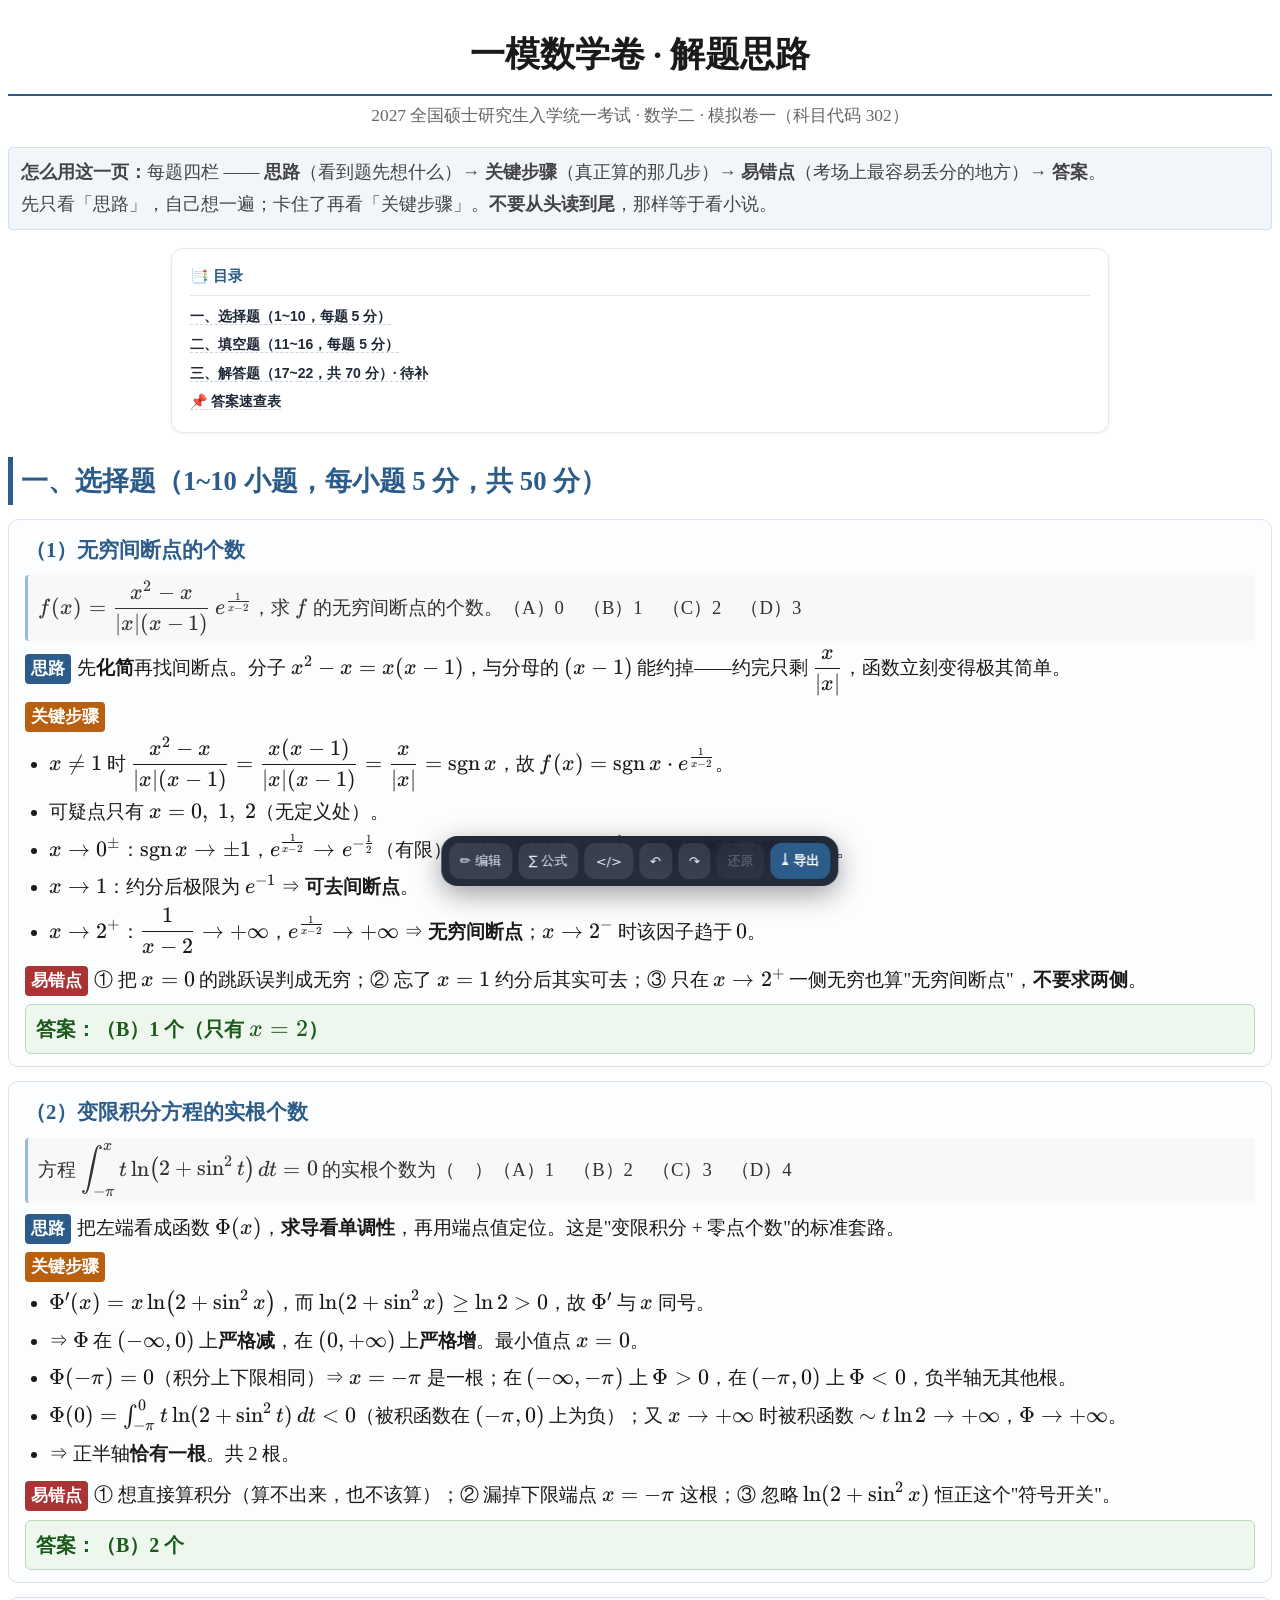
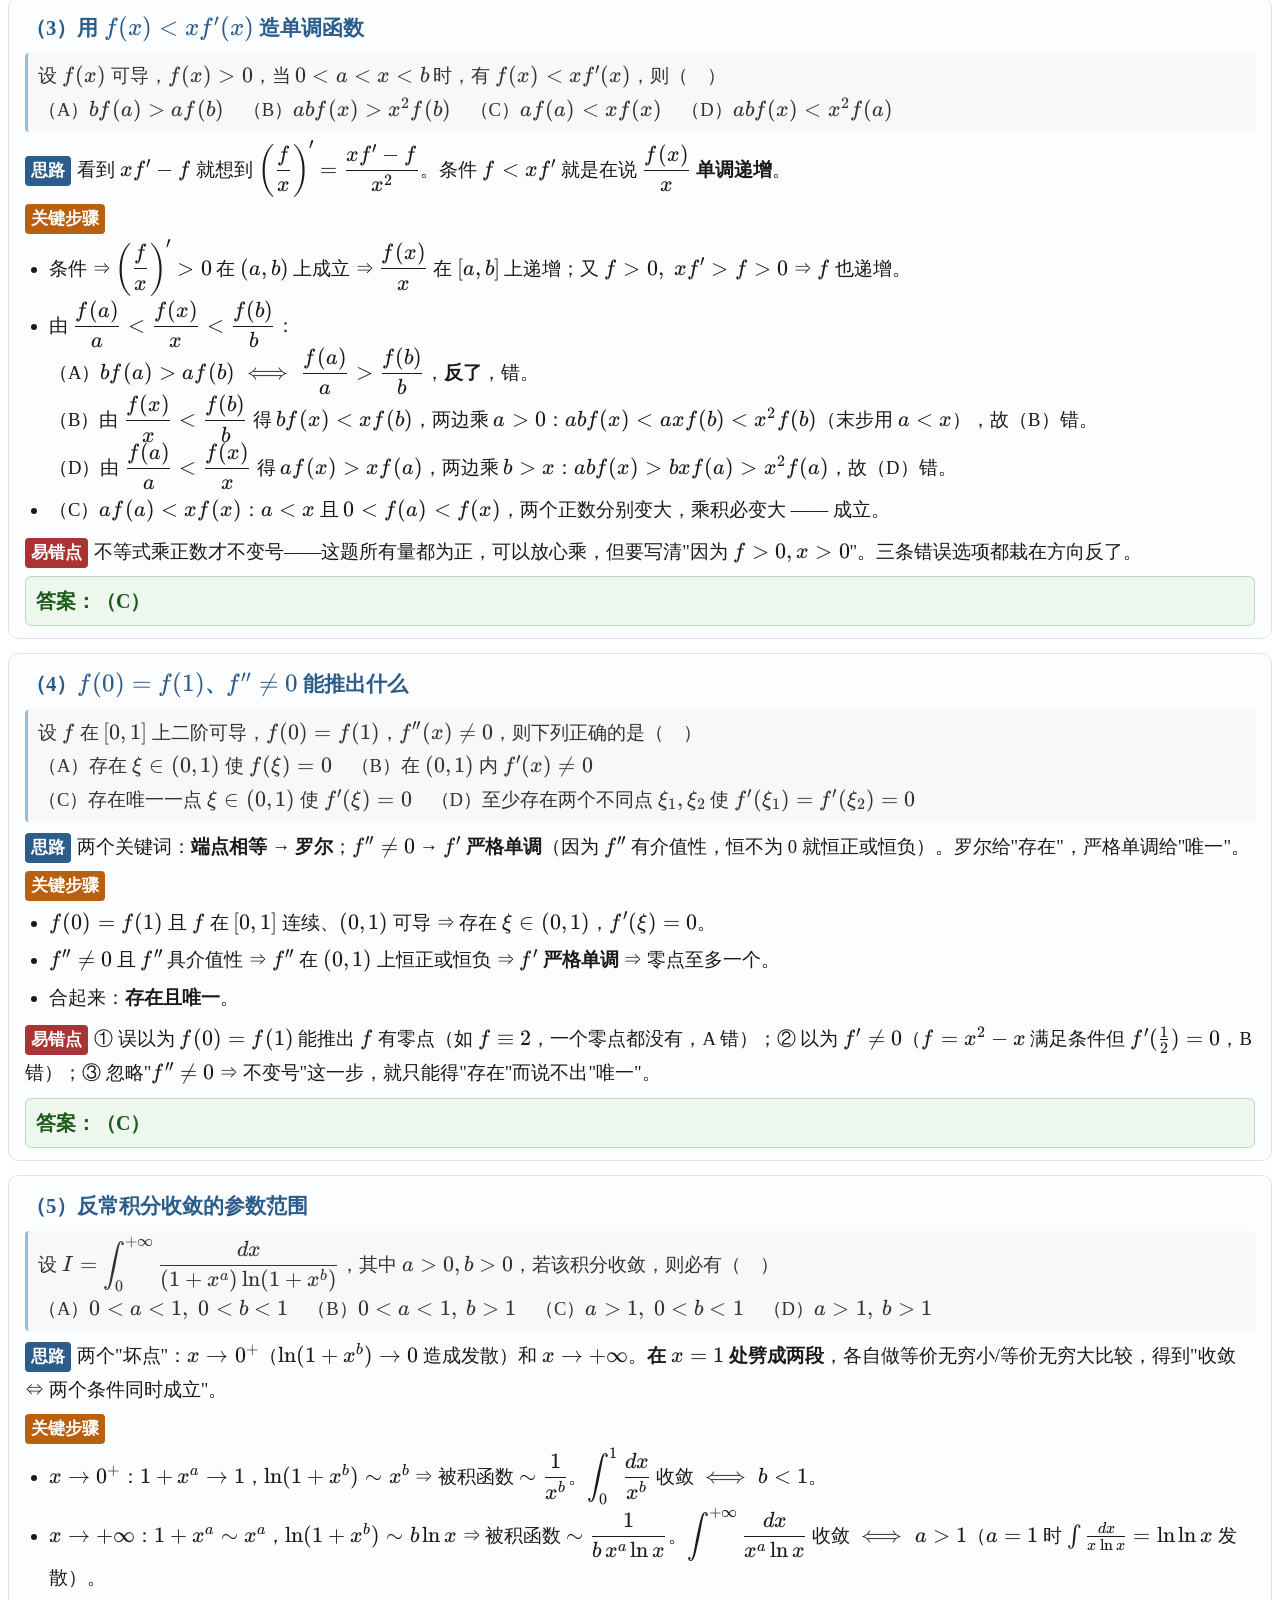
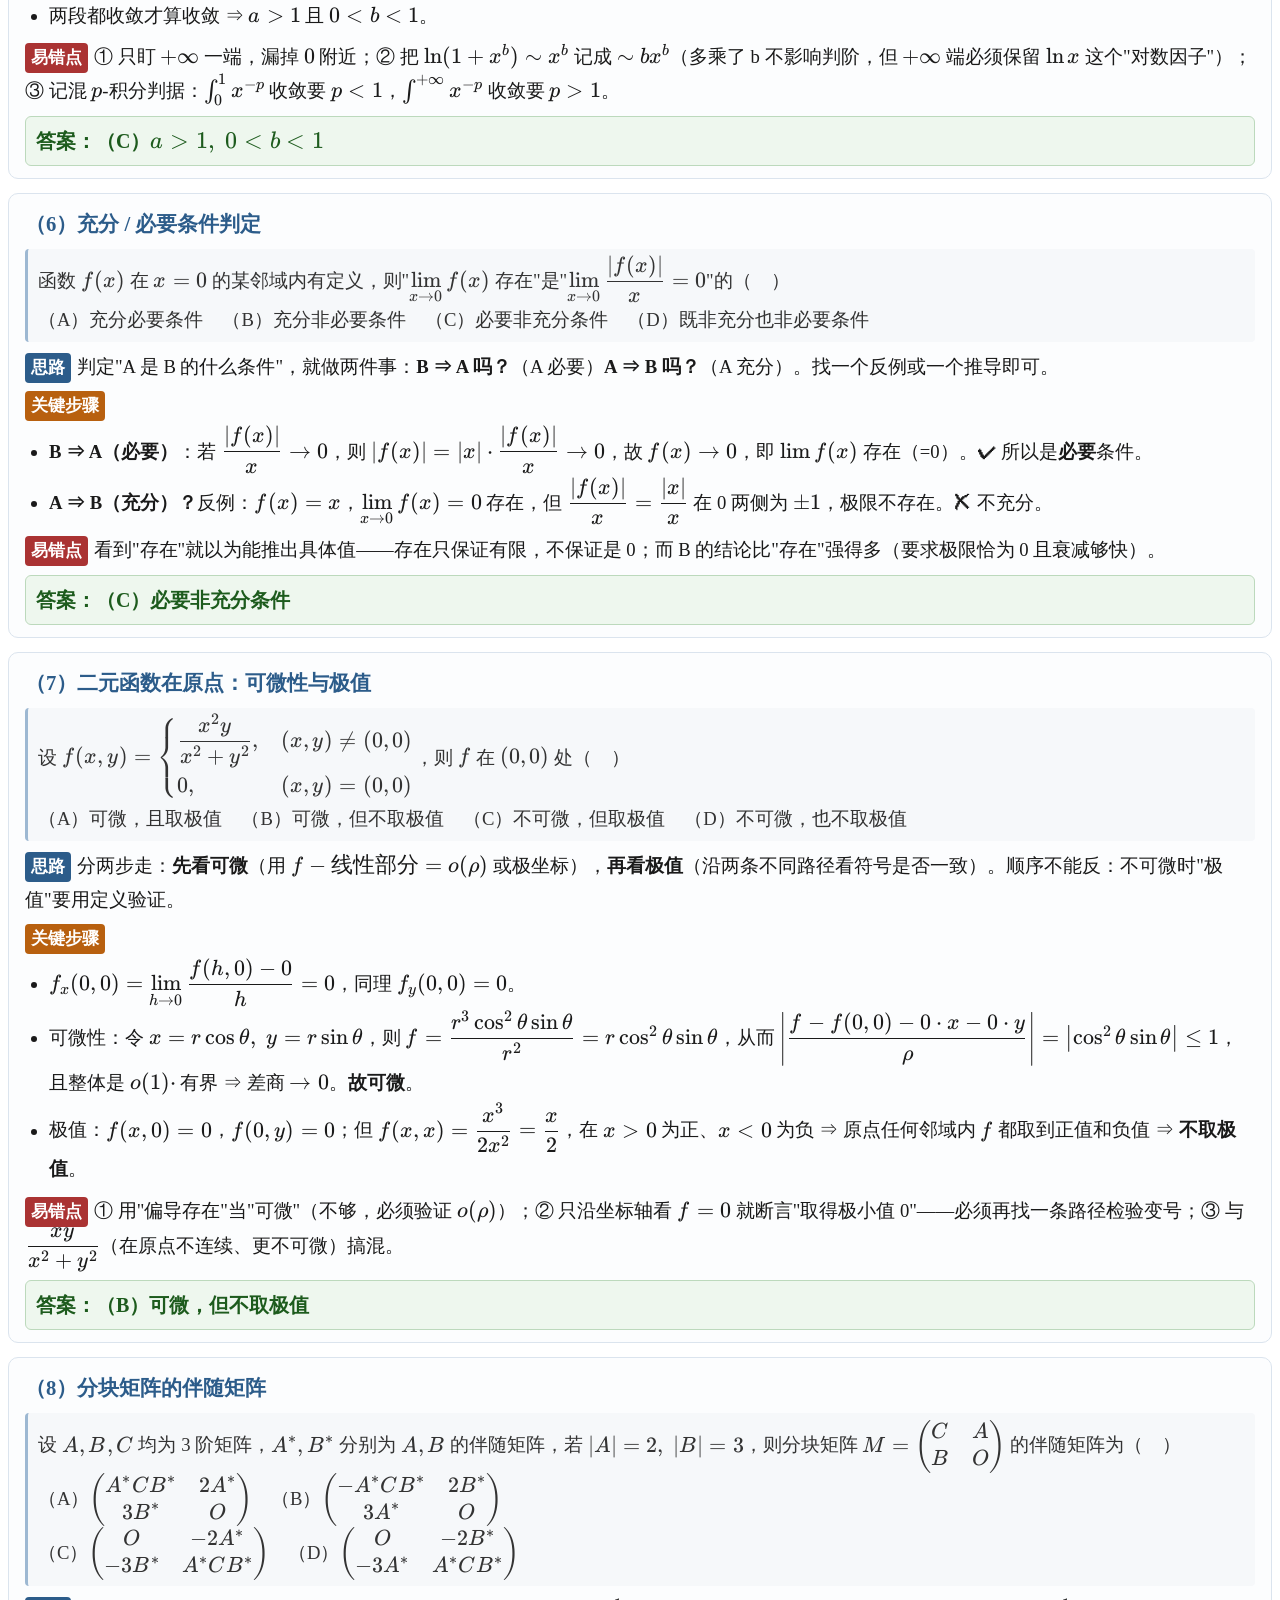
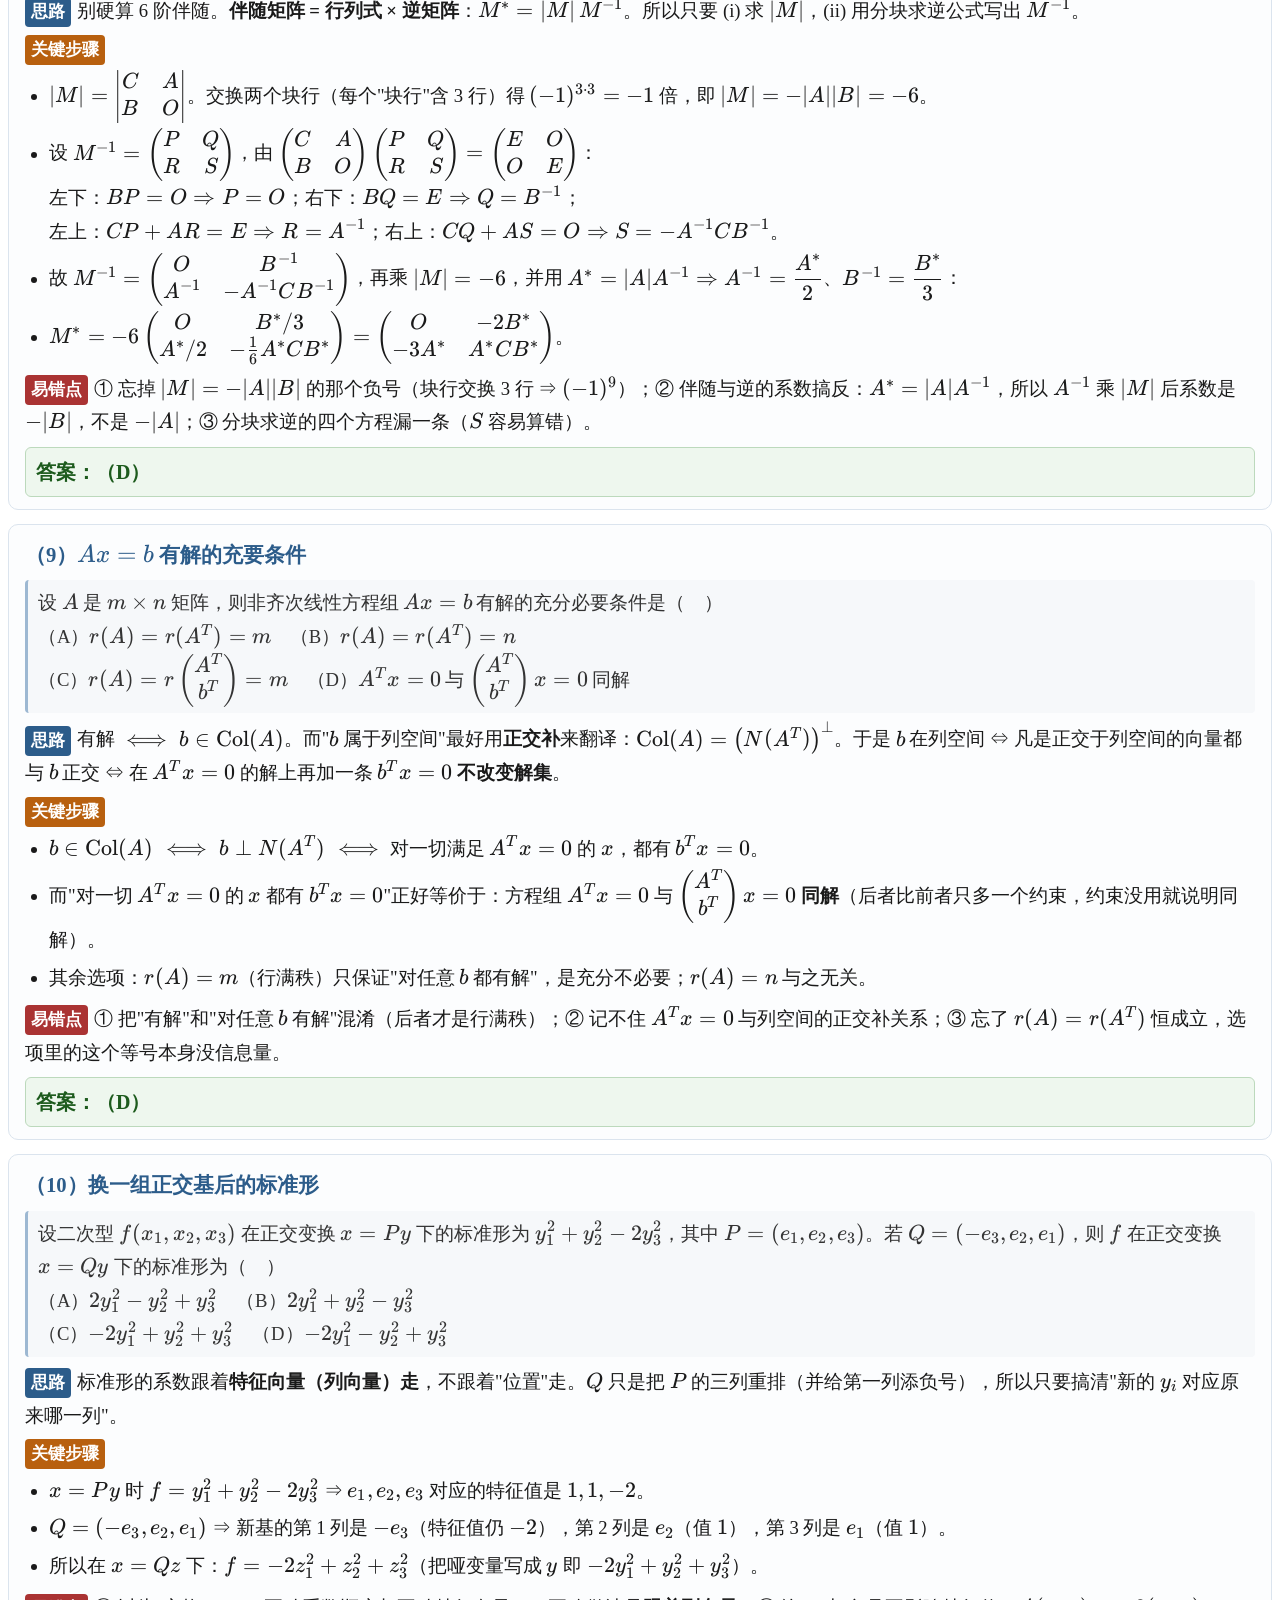
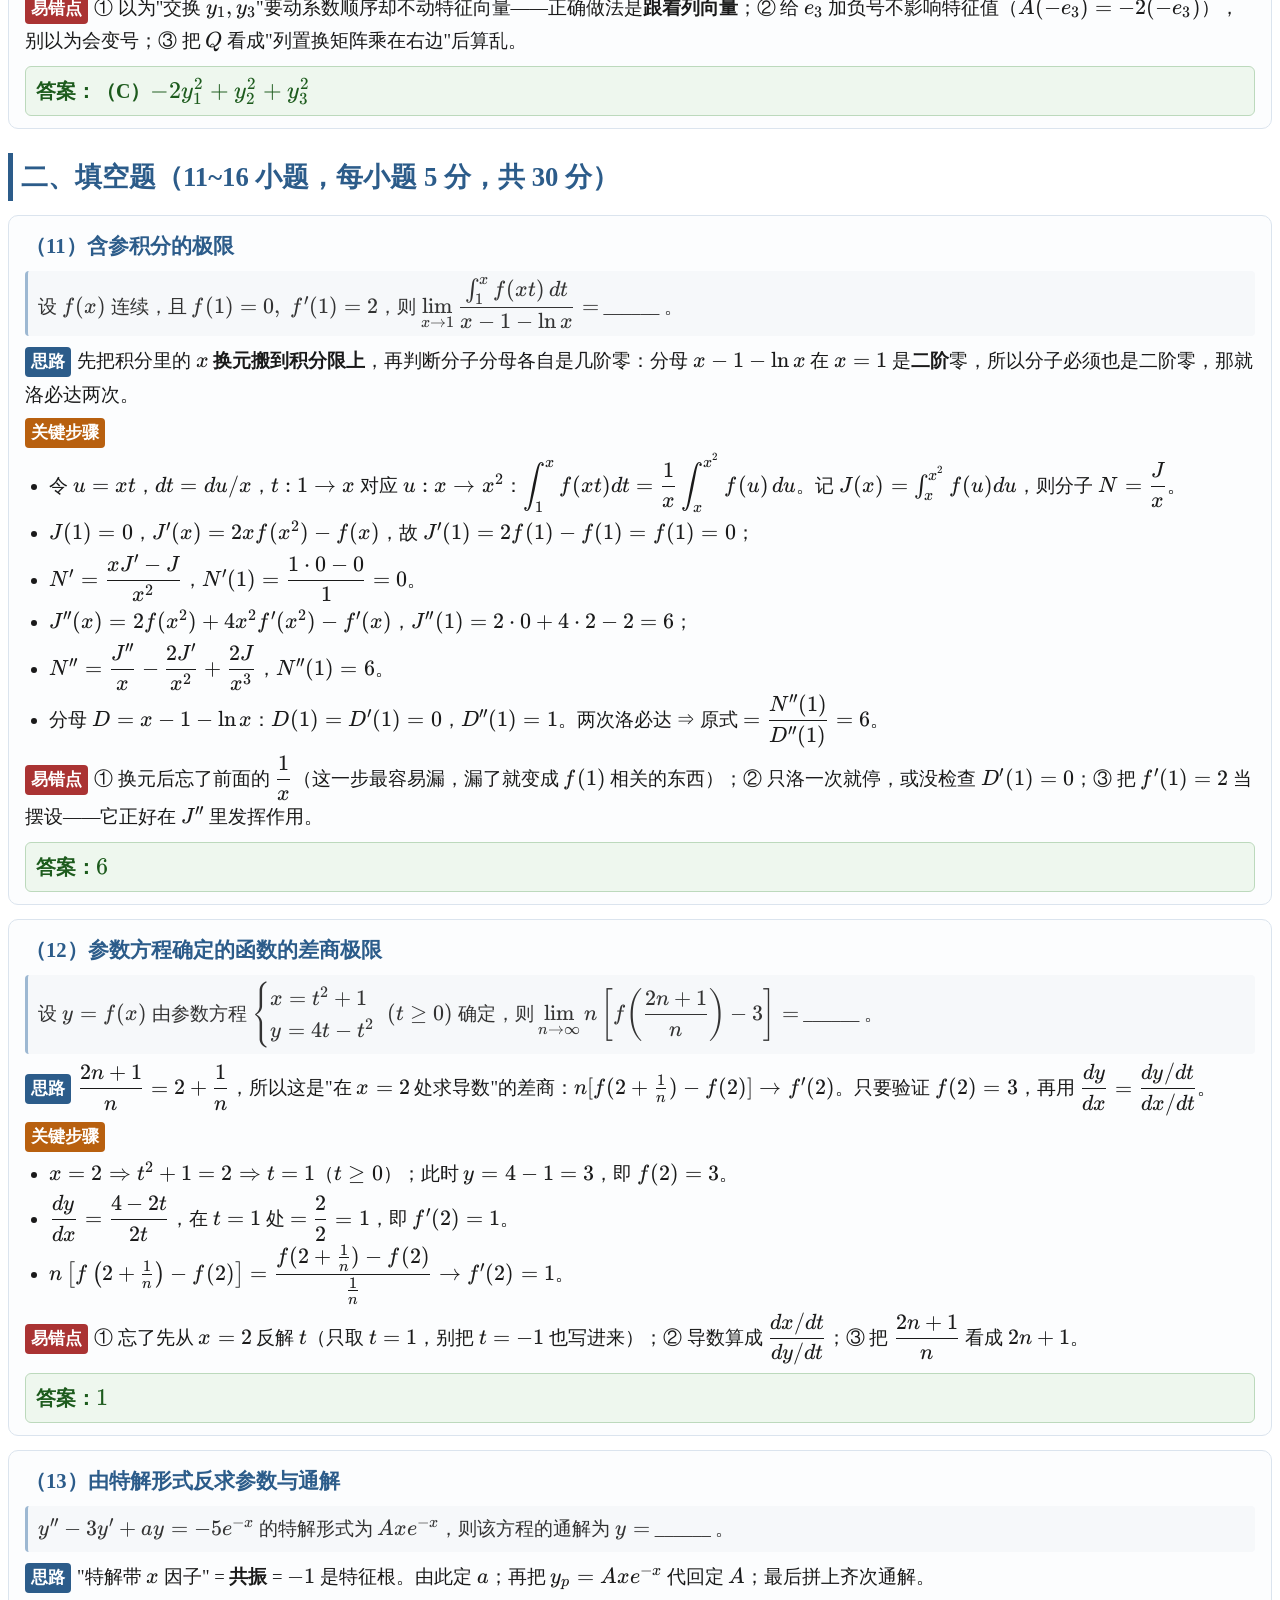
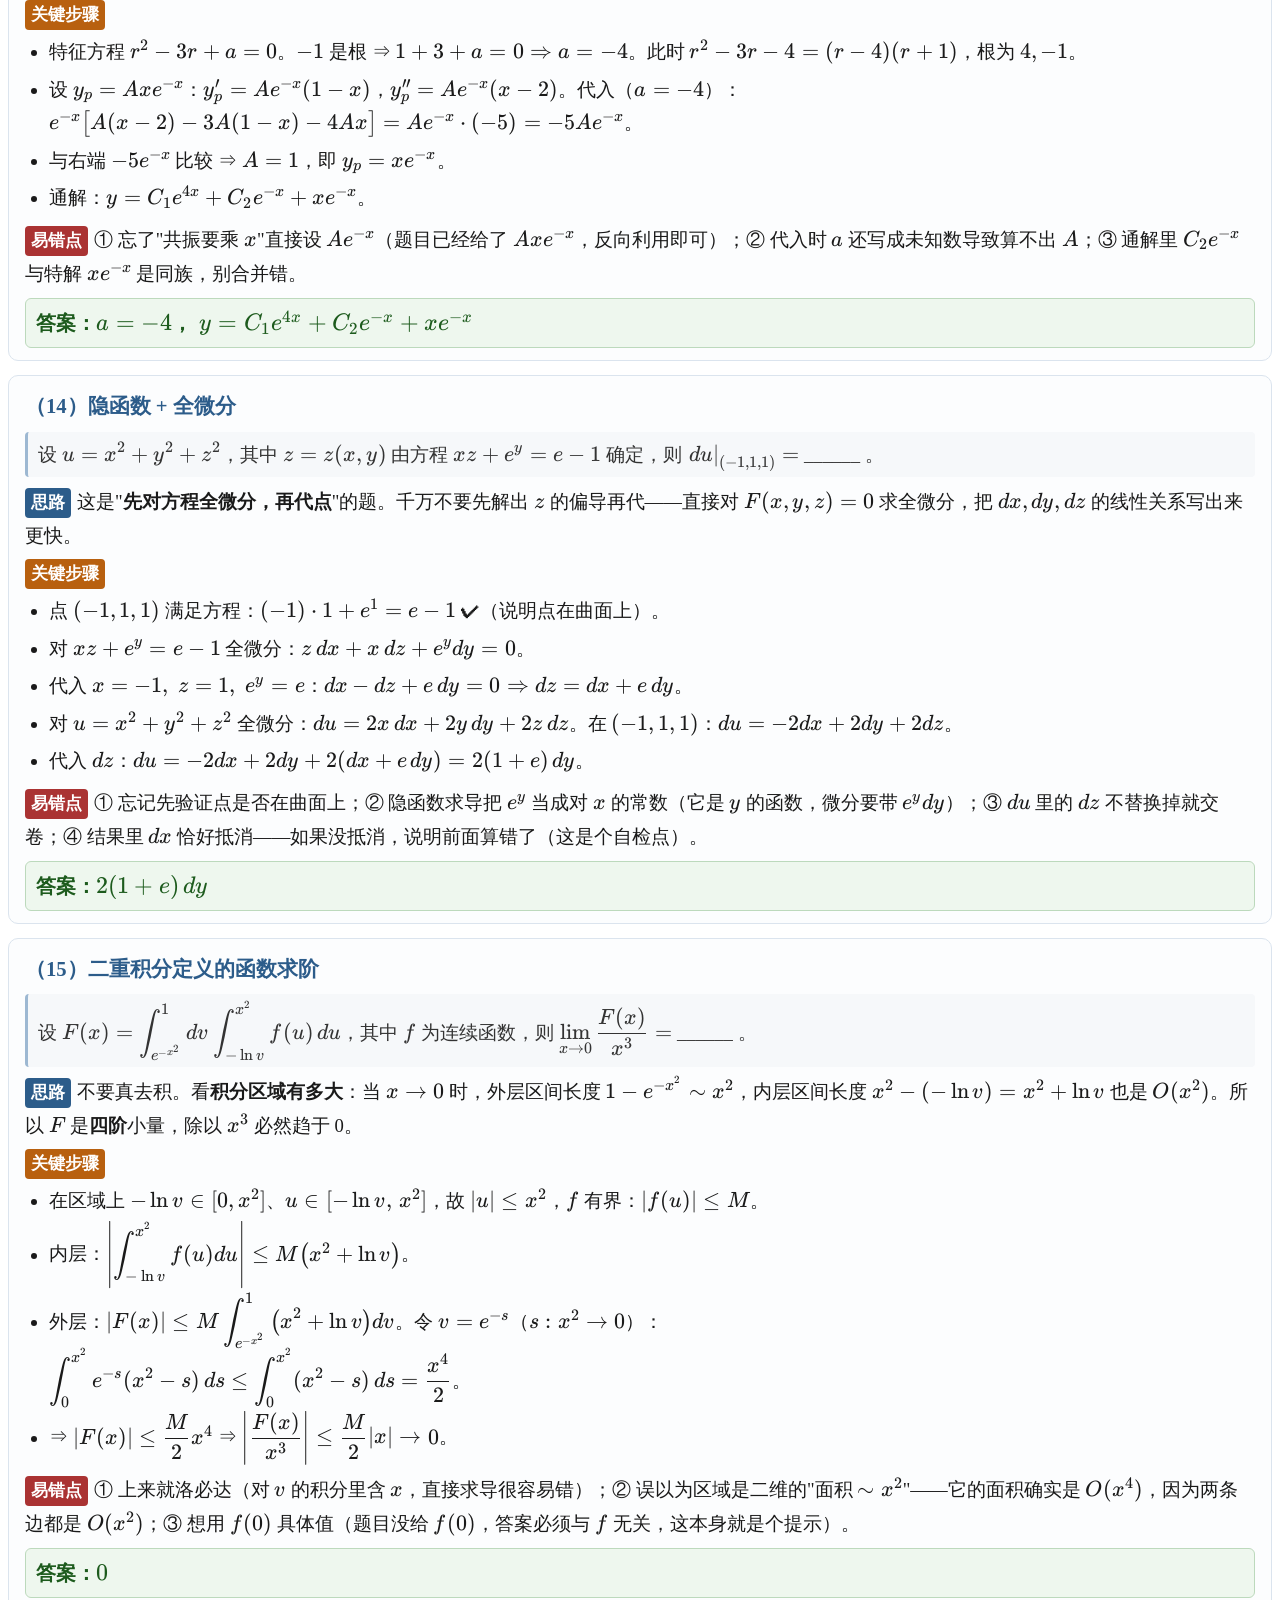
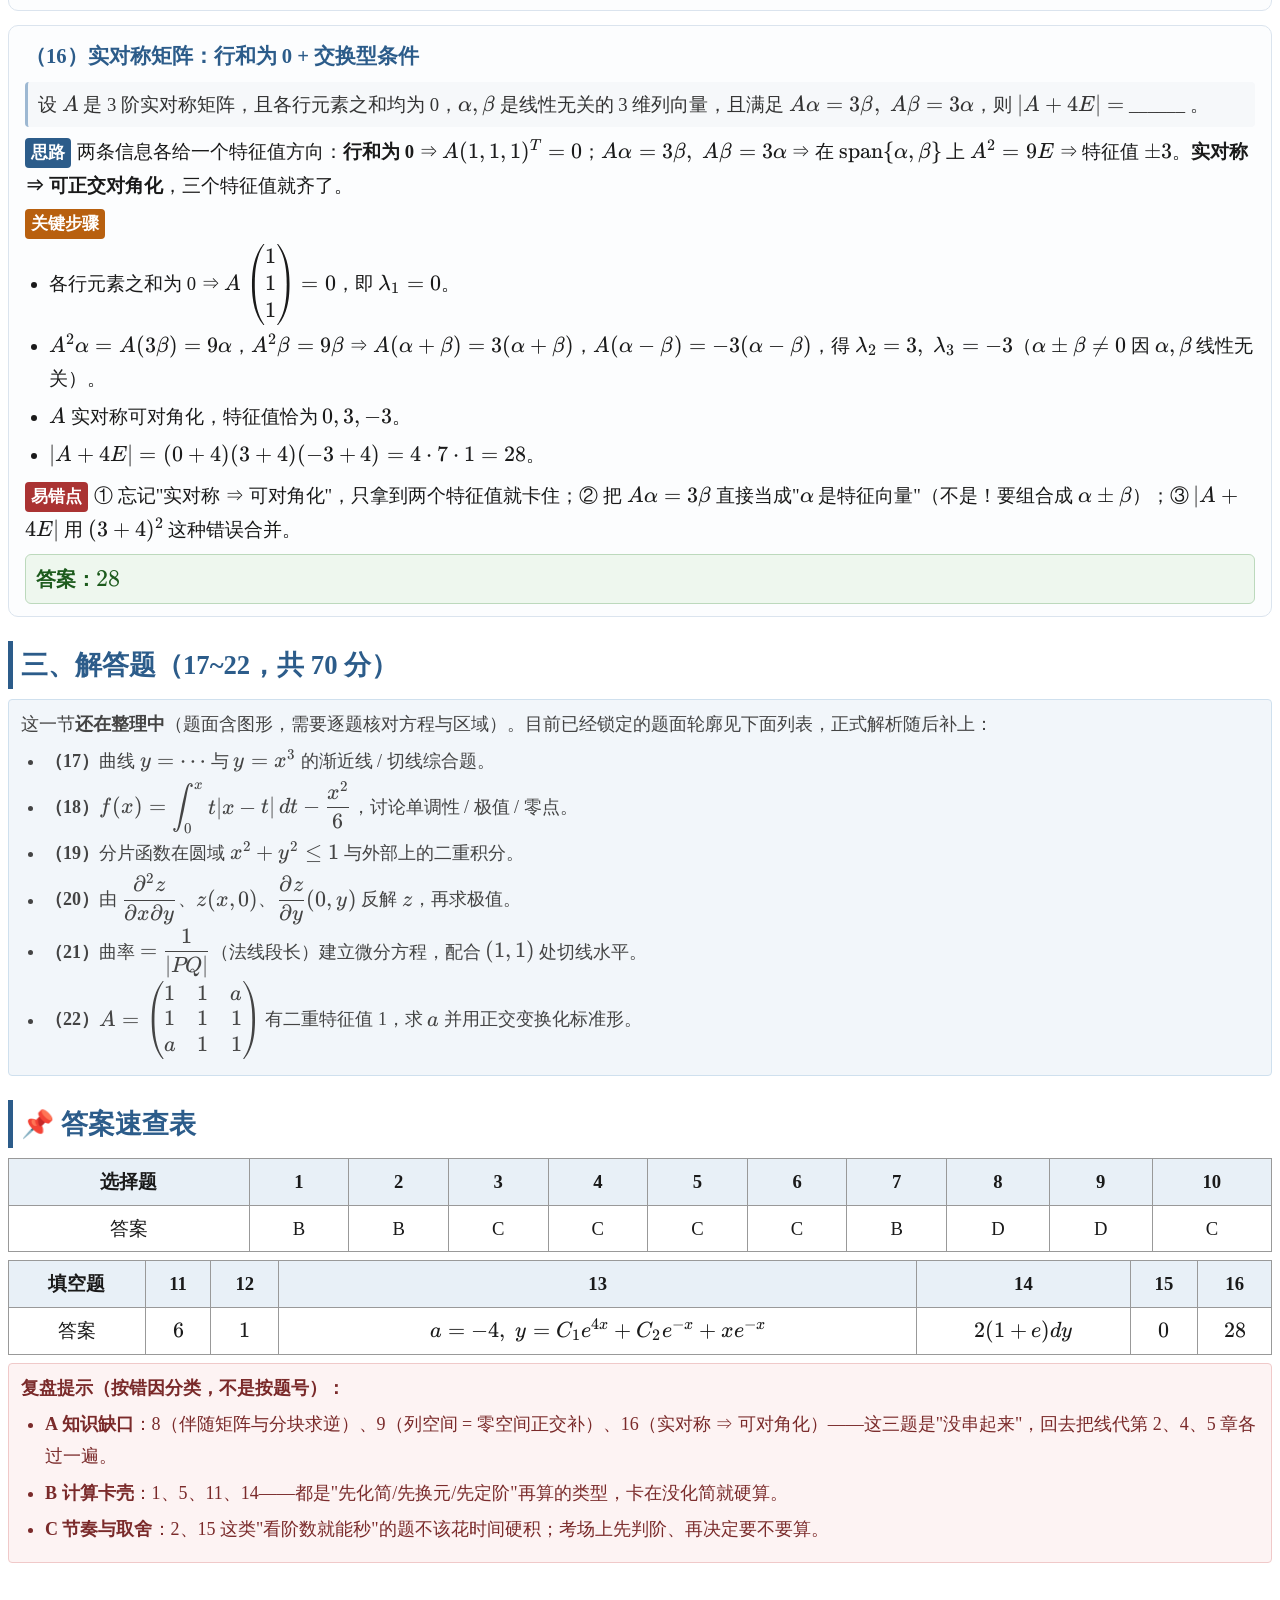
<file: 一模数学卷.html>
<!DOCTYPE html>
<html lang="zh-CN">
<head>
<meta charset="UTF-8">
<meta name="viewport" content="width=device-width, initial-scale=1.0, viewport-fit=cover">
<meta name="robots" content="noindex, nofollow, noarchive, nosnippet">
<title>一模数学卷 · 解题思路</title>
<link rel="stylesheet" href="assets/katex.min.css">
<script src="assets/katex.min.js"></script>
<script src="assets/auto-render.min.js"></script>
<link rel="stylesheet" href="assets/edit-mode.css?v=9">
<style>
  @page { margin: 18mm 16mm; }
  body { font-family: "Noto Serif CJK SC", serif; font-size: 15pt; line-height: 1.8; color: #1a1a1a; }
  h1 { font-size: 26pt; text-align: center; border-bottom: 2px solid #2c5c8a; padding-bottom: 8px; margin-bottom: 4px; }
  .subtitle { text-align: center; color: #666; font-size: 13pt; margin-bottom: 16px; }
  h2 { font-size: 20pt; color: #2c5c8a; border-left: 5px solid #2c5c8a; padding-left: 8px; margin-top: 24px; margin-bottom: 10px; }
  h3 { font-size: 17pt; color: #333; margin: 16px 0 6px 0; padding-bottom: 2px; border-bottom: 1px dashed #bbb; }
  h4 { font-size: 15.5pt; color: #2c5c8a; margin: 14px 0 4px 0; }
  .note { background: #f2f6fa; border: 1px solid #cfe0ee; border-radius: 4px; padding: 8px 12px; font-size: 13.5pt; color: #444; margin-bottom: 14px; }
  .warn { background: #fdf3f3; border: 1px solid #f0c9c9; border-radius: 4px; padding: 8px 12px; font-size: 13.5pt; color: #7a2a2a; margin: 8px 0; }
  ul { margin: 4px 0 8px 0; padding-left: 24px; }
  li { margin: 4px 0; }
  table { border-collapse: collapse; width: 100%; margin: 8px 0; font-size: 14pt; }
  th, td { border: 1px solid #999; padding: 6px 9px; text-align: center; }
  th { background: #e8f0f7; }
  td.l { text-align: left; }
  .small { font-size: 12.5pt; color: #555; }
  .katex { font-size: 1.2em; }
  .katex-display { margin: 0.6em 0; }
  .q { border: 1px solid #dbe4ee; border-radius: 10px; padding: 12px 16px; margin: 14px 0; background: #fcfdfe; }
  .qh { font-size: 15.5pt; font-weight: 700; color: #2c5c8a; margin: 0 0 6px; }
  .stem { font-size: 14pt; color: #333; background: #f6f8fa; border-left: 3px solid #9db8d2; padding: 6px 10px; border-radius: 4px; margin-bottom: 8px; }
  .row { font-size: 14pt; margin: 4px 0; }
  .tag { display: inline-block; font-size: 12.5pt; font-weight: 700; color: #fff; background: #2c5c8a;
         border-radius: 4px; padding: 0 6px; margin-right: 6px; }
  .tag.b { background: #b8600f; }
  .tag.c { background: #a33; }
  .ans { background: #eef7ee; border: 1px solid #bcd9bc; border-radius: 6px; padding: 6px 10px; font-weight: 700; color: #1d5b1d; margin-top: 8px; }
  .tocbox{background:#fff;border:1px solid #e2e8f0;border-radius:12px;padding:14px 18px;
    margin:18px auto;max-width:900px;box-shadow:0 1px 4px rgba(0,0,0,.06);
    font-family:-apple-system,"Noto Sans CJK SC","Microsoft YaHei",sans-serif;
    font-size:14px;line-height:1.75;color:#1f2937;}
  .tocbox .toc-t{font-weight:700;font-size:15px;color:#2c5c8a;margin:0 0 8px;
    padding-bottom:6px;border-bottom:1px solid #e2e8f0;}
  .tocbox ul{list-style:none;margin:0;padding:0;}
  .tocbox li{margin:4px 0;}
  .tocbox a{color:#1f2937;text-decoration:none;border-bottom:1px dashed #cbd5e1;}
  .tocbox a:hover{color:#2c5c8a;border-bottom-color:#2c5c8a;}
  .tocbox li.lvl2{font-weight:600;}
  .tocbox li.lvl3{margin-left:1.4em;font-size:13px;font-weight:400;color:#4b5563;}
  .tocbox li.lvl3 a{color:#4b5563;}
</style>
</head>
<body>

<h1>一模数学卷 · 解题思路</h1>
<div class="subtitle">2027 全国硕士研究生入学统一考试 · 数学二 · 模拟卷一（科目代码 302）</div>

<div class="note">
<b>怎么用这一页：</b>每题四栏 —— <b>思路</b>（看到题先想什么）→ <b>关键步骤</b>（真正算的那几步）→ <b>易错点</b>（考场上最容易丢分的地方）→ <b>答案</b>。<br>
先只看「思路」，自己想一遍；卡住了再看「关键步骤」。<b>不要从头读到尾</b>，那样等于看小说。
</div>

<nav class="tocbox"><div class="toc-t">📑 目录</div><ul>
<li class="lvl2"><a href="#sec1">一、选择题（1~10，每题 5 分）</a></li>
<li class="lvl2"><a href="#sec2">二、填空题（11~16，每题 5 分）</a></li>
<li class="lvl2"><a href="#sec3">三、解答题（17~22，共 70 分）· 待补</a></li>
<li class="lvl2"><a href="#sec4">📌 答案速查表</a></li>
</ul></nav>

<h2 id="sec1">一、选择题（1~10 小题，每小题 5 分，共 50 分）</h2>

<div class="q">
<div class="qh">（1）无穷间断点的个数</div>
<div class="stem">\(f(x)=\dfrac{x^{2}-x}{|x|(x-1)}\,e^{\frac{1}{x-2}}\)，求 \(f\) 的无穷间断点的个数。（A）0　（B）1　（C）2　（D）3</div>
<div class="row"><span class="tag">思路</span>先<b>化简</b>再找间断点。分子 \(x^2-x=x(x-1)\)，与分母的 \((x-1)\) 能约掉——约完只剩 \(\dfrac{x}{|x|}\)，函数立刻变得极其简单。</div>
<div class="row"><span class="tag b">关键步骤</span>
<ul>
<li>\(x\neq 1\) 时 \(\dfrac{x^2-x}{|x|(x-1)}=\dfrac{x(x-1)}{|x|(x-1)}=\dfrac{x}{|x|}=\operatorname{sgn}x\)，故 \(f(x)=\operatorname{sgn}x\cdot e^{\frac{1}{x-2}}\)。</li>
<li>可疑点只有 \(x=0,\;1,\;2\)（无定义处）。</li>
<li>\(x\to 0^{\pm}\)：\(\operatorname{sgn}x\to \pm 1\)，\(e^{\frac1{x-2}}\to e^{-\frac12}\)（有限）⇒ 左右极限为 \(\pm e^{-\frac12}\)，<b>跳跃间断点（第一类）</b>。</li>
<li>\(x\to 1\)：约分后极限为 \(e^{-1}\) ⇒ <b>可去间断点</b>。</li>
<li>\(x\to 2^{+}\)：\(\dfrac{1}{x-2}\to+\infty\)，\(e^{\frac1{x-2}}\to+\infty\) ⇒ <b>无穷间断点</b>；\(x\to 2^{-}\) 时该因子趋于 \(0\)。</li>
</ul></div>
<div class="row"><span class="tag c">易错点</span>① 把 \(x=0\) 的跳跃误判成无穷；② 忘了 \(x=1\) 约分后其实可去；③ 只在 \(x\to2^+\) 一侧无穷也算"无穷间断点"，<b>不要求两侧</b>。</div>
<div class="ans">答案：（B）1 个（只有 \(x=2\)）</div>
</div>

<div class="q">
<div class="qh">（2）变限积分方程的实根个数</div>
<div class="stem">方程 \(\displaystyle\int_{-\pi}^{x} t\ln\!\left(2+\sin^{2}t\right)dt=0\) 的实根个数为（　）（A）1　（B）2　（C）3　（D）4</div>
<div class="row"><span class="tag">思路</span>把左端看成函数 \(\Phi(x)\)，<b>求导看单调性</b>，再用端点值定位。这是"变限积分 + 零点个数"的标准套路。</div>
<div class="row"><span class="tag b">关键步骤</span>
<ul>
<li>\(\Phi'(x)=x\ln\!\left(2+\sin^{2}x\right)\)，而 \(\ln(2+\sin^2x)\ge \ln 2\gt 0\)，故 \(\Phi'\) 与 \(x\) 同号。</li>
<li>⇒ \(\Phi\) 在 \((-\infty,0)\) 上<b>严格减</b>，在 \((0,+\infty)\) 上<b>严格增</b>。最小值点 \(x=0\)。</li>
<li>\(\Phi(-\pi)=0\)（积分上下限相同）⇒ \(x=-\pi\) 是一根；在 \((-\infty,-\pi)\) 上 \(\Phi\gt 0\)，在 \((-\pi,0)\) 上 \(\Phi\lt 0\)，负半轴无其他根。</li>
<li>\(\Phi(0)=\int_{-\pi}^{0}t\ln(2+\sin^2t)\,dt\lt 0\)（被积函数在 \((-\pi,0)\) 上为负）；又 \(x\to+\infty\) 时被积函数 \(\sim t\ln 2\to+\infty\)，\(\Phi\to+\infty\)。</li>
<li>⇒ 正半轴<b>恰有一根</b>。共 2 根。</li>
</ul></div>
<div class="row"><span class="tag c">易错点</span>① 想直接算积分（算不出来，也不该算）；② 漏掉下限端点 \(x=-\pi\) 这根；③ 忽略 \(\ln(2+\sin^2x)\) 恒正这个"符号开关"。</div>
<div class="ans">答案：（B）2 个</div>
</div>

<div class="q">
<div class="qh">（3）用 \(f(x)\lt xf'(x)\) 造单调函数</div>
<div class="stem">设 \(f(x)\) 可导，\(f(x)\gt 0\)，当 \(0\lt a\lt x\lt b\) 时，有 \(f(x)\lt xf'(x)\)，则（　）<br>
（A）\(bf(a)\gt af(b)\)　（B）\(abf(x)\gt x^{2}f(b)\)　（C）\(af(a)\lt xf(x)\)　（D）\(abf(x)\lt x^{2}f(a)\)</div>
<div class="row"><span class="tag">思路</span>看到 \(xf'-f\) 就想到 \(\left(\dfrac{f}{x}\right)'=\dfrac{xf'-f}{x^{2}}\)。条件 \(f\lt xf'\) 就是在说 <b>\(\dfrac{f(x)}{x}\) 单调递增</b>。</div>
<div class="row"><span class="tag b">关键步骤</span>
<ul>
<li>条件 ⇒ \(\left(\dfrac{f}{x}\right)'\gt 0\) 在 \((a,b)\) 上成立 ⇒ \(\dfrac{f(x)}{x}\) 在 \([a,b]\) 上递增；又 \(f\gt 0,\;xf'\gt f\gt 0\) ⇒ \(f\) 也递增。</li>
<li>由 \(\dfrac{f(a)}{a}\lt \dfrac{f(x)}{x}\lt \dfrac{f(b)}{b}\)：<br>
（A）\(bf(a)\gt af(b)\iff \dfrac{f(a)}{a}\gt\dfrac{f(b)}{b}\)，<b>反了</b>，错。<br>
（B）由 \(\dfrac{f(x)}{x}\lt\dfrac{f(b)}{b}\) 得 \(bf(x)\lt xf(b)\)，两边乘 \(a\gt0\)：\(abf(x)\lt axf(b)\lt x^{2}f(b)\)（末步用 \(a\lt x\)），故（B）错。<br>
（D）由 \(\dfrac{f(a)}{a}\lt\dfrac{f(x)}{x}\) 得 \(af(x)\gt xf(a)\)，两边乘 \(b\gt x\)：\(abf(x)\gt bxf(a)\gt x^{2}f(a)\)，故（D）错。</li>
<li>（C）\(af(a)\lt xf(x)\)：\(a\lt x\) 且 \(0\lt f(a)\lt f(x)\)，两个正数分别变大，乘积必变大 —— 成立。</li>
</ul></div>
<div class="row"><span class="tag c">易错点</span>不等式乘正数才不变号——这题所有量都为正，可以放心乘，但要写清"因为 \(f\gt0,x\gt0\)"。三条错误选项都栽在方向反了。</div>
<div class="ans">答案：（C）</div>
</div>

<div class="q">
<div class="qh">（4）\(f(0)=f(1)\)、\(f''\neq 0\) 能推出什么</div>
<div class="stem">设 \(f\) 在 \([0,1]\) 上二阶可导，\(f(0)=f(1)\)，\(f''(x)\neq 0\)，则下列正确的是（　）<br>
（A）存在 \(\xi\in(0,1)\) 使 \(f(\xi)=0\)　（B）在 \((0,1)\) 内 \(f'(x)\neq 0\)<br>
（C）存在唯一一点 \(\xi\in(0,1)\) 使 \(f'(\xi)=0\)　（D）至少存在两个不同点 \(\xi_1,\xi_2\) 使 \(f'(\xi_1)=f'(\xi_2)=0\)</div>
<div class="row"><span class="tag">思路</span>两个关键词：<b>端点相等 → 罗尔</b>；<b>\(f''\neq0\) → \(f'\) 严格单调</b>（因为 \(f''\) 有介值性，恒不为 0 就恒正或恒负）。罗尔给"存在"，严格单调给"唯一"。</div>
<div class="row"><span class="tag b">关键步骤</span>
<ul>
<li>\(f(0)=f(1)\) 且 \(f\) 在 \([0,1]\) 连续、\((0,1)\) 可导 ⇒ 存在 \(\xi\in(0,1)\)，\(f'(\xi)=0\)。</li>
<li>\(f''\neq0\) 且 \(f''\) 具介值性 ⇒ \(f''\) 在 \((0,1)\) 上恒正或恒负 ⇒ \(f'\) <b>严格单调</b> ⇒ 零点至多一个。</li>
<li>合起来：<b>存在且唯一</b>。</li>
</ul></div>
<div class="row"><span class="tag c">易错点</span>① 误以为 \(f(0)=f(1)\) 能推出 \(f\) 有零点（如 \(f\equiv2\)，一个零点都没有，A 错）；② 以为 \(f'\neq0\)（\(f=x^2-x\) 满足条件但 \(f'(\frac12)=0\)，B 错）；③ 忽略"\(f''\neq0\) ⇒ 不变号"这一步，就只能得"存在"而说不出"唯一"。</div>
<div class="ans">答案：（C）</div>
</div>

<div class="q">
<div class="qh">（5）反常积分收敛的参数范围</div>
<div class="stem">设 \(I=\displaystyle\int_{0}^{+\infty}\frac{dx}{(1+x^{a})\ln(1+x^{b})}\)，其中 \(a\gt0,b\gt0\)，若该积分收敛，则必有（　）<br>
（A）\(0\lt a\lt1,\;0\lt b\lt1\)　（B）\(0\lt a\lt1,\;b\gt1\)　（C）\(a\gt1,\;0\lt b\lt1\)　（D）\(a\gt1,\;b\gt1\)</div>
<div class="row"><span class="tag">思路</span>两个"坏点"：\(x\to0^{+}\)（\(\ln(1+x^b)\to0\) 造成发散）和 \(x\to+\infty\)。<b>在 \(x=1\) 处劈成两段</b>，各自做等价无穷小/等价无穷大比较，得到"收敛 ⇔ 两个条件同时成立"。</div>
<div class="row"><span class="tag b">关键步骤</span>
<ul>
<li><b>\(x\to0^{+}\)</b>：\(1+x^{a}\to1\)，\(\ln(1+x^{b})\sim x^{b}\) ⇒ 被积函数 \(\sim \dfrac{1}{x^{b}}\)。\(\displaystyle\int_0^{1}\frac{dx}{x^{b}}\) 收敛 \(\iff b\lt1\)。</li>
<li><b>\(x\to+\infty\)</b>：\(1+x^{a}\sim x^{a}\)，\(\ln(1+x^{b})\sim b\ln x\) ⇒ 被积函数 \(\sim \dfrac{1}{b\,x^{a}\ln x}\)。\(\displaystyle\int^{+\infty}\frac{dx}{x^{a}\ln x}\) 收敛 \(\iff a\gt1\)（\(a=1\) 时 \(\int \frac{dx}{x\ln x}=\ln\ln x\) 发散）。</li>
<li>两段都收敛才算收敛 ⇒ \(a\gt1\) 且 \(0\lt b\lt1\)。</li>
</ul></div>
<div class="row"><span class="tag c">易错点</span>① 只盯 \(+\infty\) 一端，漏掉 \(0\) 附近；② 把 \(\ln(1+x^{b})\sim x^{b}\) 记成 \(\sim b x^{b}\)（多乘了 b 不影响判阶，但 \(+\infty\) 端必须保留 \(\ln x\) 这个"对数因子"）；③ 记混 \(p\)-积分判据：\(\int_0^1 x^{-p}\) 收敛要 \(p\lt1\)，\(\int^{+\infty}x^{-p}\) 收敛要 \(p\gt1\)。</div>
<div class="ans">答案：（C）\(a\gt1,\;0\lt b\lt1\)</div>
</div>

<div class="q">
<div class="qh">（6）充分 / 必要条件判定</div>
<div class="stem">函数 \(f(x)\) 在 \(x=0\) 的某邻域内有定义，则"\(\lim\limits_{x\to0}f(x)\) 存在"是"\(\lim\limits_{x\to0}\dfrac{|f(x)|}{x}=0\)"的（　）<br>
（A）充分必要条件　（B）充分非必要条件　（C）必要非充分条件　（D）既非充分也非必要条件</div>
<div class="row"><span class="tag">思路</span>判定"A 是 B 的什么条件"，就做两件事：<b>B ⇒ A 吗？</b>（A 必要）<b>A ⇒ B 吗？</b>（A 充分）。找一个反例或一个推导即可。</div>
<div class="row"><span class="tag b">关键步骤</span>
<ul>
<li><b>B ⇒ A（必要）</b>：若 \(\dfrac{|f(x)|}{x}\to0\)，则 \(|f(x)|=|x|\cdot\dfrac{|f(x)|}{x}\to0\)，故 \(f(x)\to0\)，即 \(\lim f(x)\) 存在（=0）。✔ 所以是<b>必要</b>条件。</li>
<li><b>A ⇒ B（充分）？</b>反例：\(f(x)=x\)，\(\lim\limits_{x\to0}f(x)=0\) 存在，但 \(\dfrac{|f(x)|}{x}=\dfrac{|x|}{x}\) 在 0 两侧为 \(\pm1\)，极限不存在。✘ 不充分。</li>
</ul></div>
<div class="row"><span class="tag c">易错点</span>看到"存在"就以为能推出具体值——存在只保证有限，不保证是 0；而 B 的结论比"存在"强得多（要求极限恰为 0 且衰减够快）。</div>
<div class="ans">答案：（C）必要非充分条件</div>
</div>

<div class="q">
<div class="qh">（7）二元函数在原点：可微性与极值</div>
<div class="stem">设 \(f(x,y)=\begin{cases}\dfrac{x^{2}y}{x^{2}+y^{2}}, & (x,y)\neq(0,0)\\[2mm] 0, & (x,y)=(0,0)\end{cases}\)，则 \(f\) 在 \((0,0)\) 处（　）<br>
（A）可微，且取极值　（B）可微，但不取极值　（C）不可微，但取极值　（D）不可微，也不取极值</div>
<div class="row"><span class="tag">思路</span>分两步走：<b>先看可微</b>（用 \(f-\text{线性部分}=o(\rho)\) 或极坐标），<b>再看极值</b>（沿两条不同路径看符号是否一致）。顺序不能反：不可微时"极值"要用定义验证。</div>
<div class="row"><span class="tag b">关键步骤</span>
<ul>
<li>\(f_x(0,0)=\lim\limits_{h\to0}\dfrac{f(h,0)-0}{h}=0\)，同理 \(f_y(0,0)=0\)。</li>
<li>可微性：令 \(x=r\cos\theta,\;y=r\sin\theta\)，则 \(f=\dfrac{r^{3}\cos^{2}\theta\sin\theta}{r^{2}}=r\cos^{2}\theta\sin\theta\)，从而
\(\left|\dfrac{f-f(0,0)-0\cdot x-0\cdot y}{\rho}\right|=\left|\cos^{2}\theta\sin\theta\right|\le 1\)，且整体是 \(o(1)\cdot\) 有界 ⇒ 差商 \(\to 0\)。<b>故可微</b>。</li>
<li>极值：\(f(x,0)=0\)，\(f(0,y)=0\)；但 \(f(x,x)=\dfrac{x^{3}}{2x^{2}}=\dfrac{x}{2}\)，在 \(x\gt0\) 为正、\(x\lt0\) 为负 ⇒ 原点任何邻域内 \(f\) 都取到正值和负值 ⇒ <b>不取极值</b>。</li>
</ul></div>
<div class="row"><span class="tag c">易错点</span>① 用"偏导存在"当"可微"（不够，必须验证 \(o(\rho)\)）；② 只沿坐标轴看 \(f=0\) 就断言"取得极小值 0"——必须再找一条路径检验变号；③ 与 \(\dfrac{xy}{x^2+y^2}\)（在原点不连续、更不可微）搞混。</div>
<div class="ans">答案：（B）可微，但不取极值</div>
</div>

<div class="q">
<div class="qh">（8）分块矩阵的伴随矩阵</div>
<div class="stem">设 \(A,B,C\) 均为 3 阶矩阵，\(A^{*},B^{*}\) 分别为 \(A,B\) 的伴随矩阵，若 \(|A|=2,\;|B|=3\)，则分块矩阵 \(M=\begin{pmatrix}C&A\\ B&O\end{pmatrix}\) 的伴随矩阵为（　）<br>
（A）\(\begin{pmatrix}A^{*}CB^{*}&2A^{*}\\ 3B^{*}&O\end{pmatrix}\)　（B）\(\begin{pmatrix}-A^{*}CB^{*}&2B^{*}\\ 3A^{*}&O\end{pmatrix}\)<br>
（C）\(\begin{pmatrix}O&-2A^{*}\\ -3B^{*}&A^{*}CB^{*}\end{pmatrix}\)　（D）\(\begin{pmatrix}O&-2B^{*}\\ -3A^{*}&A^{*}CB^{*}\end{pmatrix}\)</div>
<div class="row"><span class="tag">思路</span>别硬算 6 阶伴随。<b>伴随矩阵 = 行列式 × 逆矩阵</b>：\(M^{*}=|M|\,M^{-1}\)。所以只要 (i) 求 \(|M|\)，(ii) 用分块求逆公式写出 \(M^{-1}\)。</div>
<div class="row"><span class="tag b">关键步骤</span>
<ul>
<li>\(|M|=\begin{vmatrix}C&A\\ B&O\end{vmatrix}\)。交换两个块行（每个"块行"含 3 行）得 \((-1)^{3\cdot3}=-1\) 倍，即 \(|M|=-|A||B|=-6\)。</li>
<li>设 \(M^{-1}=\begin{pmatrix}P&Q\\ R&S\end{pmatrix}\)，由 \(\begin{pmatrix}C&A\\B&O\end{pmatrix}\begin{pmatrix}P&Q\\R&S\end{pmatrix}=\begin{pmatrix}E&O\\O&E\end{pmatrix}\)：<br>
左下：\(BP=O\Rightarrow P=O\)；右下：\(BQ=E\Rightarrow Q=B^{-1}\)；<br>
左上：\(CP+AR=E\Rightarrow R=A^{-1}\)；右上：\(CQ+AS=O\Rightarrow S=-A^{-1}CB^{-1}\)。</li>
<li>故 \(M^{-1}=\begin{pmatrix}O&B^{-1}\\ A^{-1}&-A^{-1}CB^{-1}\end{pmatrix}\)，再乘 \(|M|=-6\)，并用 \(A^{*}=|A|A^{-1}\Rightarrow A^{-1}=\dfrac{A^{*}}{2}\)、\(B^{-1}=\dfrac{B^{*}}{3}\)：</li>
<li>\(M^{*}=-6\begin{pmatrix}O&B^{*}/3\\ A^{*}/2&-\frac{1}{6}A^{*}CB^{*}\end{pmatrix}=\begin{pmatrix}O&-2B^{*}\\ -3A^{*}&A^{*}CB^{*}\end{pmatrix}\)。</li>
</ul></div>
<div class="row"><span class="tag c">易错点</span>① 忘掉 \(|M|=-|A||B|\) 的那个负号（块行交换 3 行 ⇒ \((-1)^9\)）；② 伴随与逆的系数搞反：\(A^{*}=|A|A^{-1}\)，所以 \(A^{-1}\) 乘 \(|M|\) 后系数是 \(-|B|\)，不是 \(-|A|\)；③ 分块求逆的四个方程漏一条（\(S\) 容易算错）。</div>
<div class="ans">答案：（D）</div>
</div>

<div class="q">
<div class="qh">（9）\(Ax=b\) 有解的充要条件</div>
<div class="stem">设 \(A\) 是 \(m\times n\) 矩阵，则非齐次线性方程组 \(Ax=b\) 有解的充分必要条件是（　）<br>
（A）\(r(A)=r(A^{T})=m\)　（B）\(r(A)=r(A^{T})=n\)<br>
（C）\(r(A)=r\begin{pmatrix}A^{T}\\ b^{T}\end{pmatrix}=m\)　（D）\(A^{T}x=0\) 与 \(\begin{pmatrix}A^{T}\\ b^{T}\end{pmatrix}x=0\) 同解</div>
<div class="row"><span class="tag">思路</span>有解 \(\iff b\in\operatorname{Col}(A)\)。而"\(b\) 属于列空间"最好用<b>正交补</b>来翻译：\(\operatorname{Col}(A)=\big(N(A^{T})\big)^{\perp}\)。于是 \(b\) 在列空间 ⇔ 凡是正交于列空间的向量都与 \(b\) 正交 ⇔ 在 \(A^Tx=0\) 的解上再加一条 \(b^Tx=0\) <b>不改变解集</b>。</div>
<div class="row"><span class="tag b">关键步骤</span>
<ul>
<li>\(b\in\operatorname{Col}(A)\iff b\perp N(A^{T})\iff\) 对一切满足 \(A^{T}x=0\) 的 \(x\)，都有 \(b^{T}x=0\)。</li>
<li>而"对一切 \(A^Tx=0\) 的 \(x\) 都有 \(b^Tx=0\)"正好等价于：方程组 \(A^{T}x=0\) 与 \(\begin{pmatrix}A^{T}\\ b^{T}\end{pmatrix}x=0\) <b>同解</b>（后者比前者只多一个约束，约束没用就说明同解）。</li>
<li>其余选项：\(r(A)=m\)（行满秩）只保证"对任意 \(b\) 都有解"，是充分不必要；\(r(A)=n\) 与之无关。</li>
</ul></div>
<div class="row"><span class="tag c">易错点</span>① 把"有解"和"对任意 \(b\) 有解"混淆（后者才是行满秩）；② 记不住 \(A^Tx=0\) 与列空间的正交补关系；③ 忘了 \(r(A)=r(A^{T})\) 恒成立，选项里的这个等号本身没信息量。</div>
<div class="ans">答案：（D）</div>
</div>

<div class="q">
<div class="qh">（10）换一组正交基后的标准形</div>
<div class="stem">设二次型 \(f(x_1,x_2,x_3)\) 在正交变换 \(x=Py\) 下的标准形为 \(y_1^{2}+y_2^{2}-2y_3^{2}\)，其中 \(P=(e_1,e_2,e_3)\)。若 \(Q=(-e_3,e_2,e_1)\)，则 \(f\) 在正交变换 \(x=Qy\) 下的标准形为（　）<br>
（A）\(2y_1^{2}-y_2^{2}+y_3^{2}\)　（B）\(2y_1^{2}+y_2^{2}-y_3^{2}\)<br>
（C）\(-2y_1^{2}+y_2^{2}+y_3^{2}\)　（D）\(-2y_1^{2}-y_2^{2}+y_3^{2}\)</div>
<div class="row"><span class="tag">思路</span>标准形的系数跟着<b>特征向量（列向量）走</b>，不跟着"位置"走。\(Q\) 只是把 \(P\) 的三列重排（并给第一列添负号），所以只要搞清"新的 \(y_i\) 对应原来哪一列"。</div>
<div class="row"><span class="tag b">关键步骤</span>
<ul>
<li>\(x=Py\) 时 \(f=y_1^2+y_2^2-2y_3^2\) ⇒ \(e_1,e_2,e_3\) 对应的特征值是 \(1,1,-2\)。</li>
<li>\(Q=(-e_3,e_2,e_1)\) ⇒ 新基的第 1 列是 \(-e_3\)（特征值仍 \(-2\)），第 2 列是 \(e_2\)（值 \(1\)），第 3 列是 \(e_1\)（值 \(1\)）。</li>
<li>所以在 \(x=Qz\) 下：\(f=-2z_1^{2}+z_2^{2}+z_3^{2}\)（把哑变量写成 \(y\) 即 \(-2y_1^2+y_2^2+y_3^2\)）。</li>
</ul></div>
<div class="row"><span class="tag c">易错点</span>① 以为"交换 \(y_1,y_3\)"要动系数顺序却不动特征向量——正确做法是<b>跟着列向量</b>；② 给 \(e_3\) 加负号不影响特征值（\(A(-e_3)=-2(-e_3)\)），别以为会变号；③ 把 \(Q\) 看成"列置换矩阵乘在右边"后算乱。</div>
<div class="ans">答案：（C）\(-2y_1^{2}+y_2^{2}+y_3^{2}\)</div>
</div>

<h2 id="sec2">二、填空题（11~16 小题，每小题 5 分，共 30 分）</h2>

<div class="q">
<div class="qh">（11）含参积分的极限</div>
<div class="stem">设 \(f(x)\) 连续，且 \(f(1)=0,\;f'(1)=2\)，则 \(\lim\limits_{x\to1}\dfrac{\int_{1}^{x}f(xt)\,dt}{x-1-\ln x}=\) ______ 。</div>
<div class="row"><span class="tag">思路</span>先把积分里的 \(x\) <b>换元搬到积分限上</b>，再判断分子分母各自是几阶零：分母 \(x-1-\ln x\) 在 \(x=1\) 是<b>二阶</b>零，所以分子必须也是二阶零，那就洛必达两次。</div>
<div class="row"><span class="tag b">关键步骤</span>
<ul>
<li>令 \(u=xt\)，\(dt=du/x\)，\(t:1\to x\) 对应 \(u:x\to x^{2}\)：\(\displaystyle\int_1^x f(xt)dt=\frac1x\int_x^{x^2}f(u)\,du\)。记 \(J(x)=\int_x^{x^2}f(u)du\)，则分子 \(N=\dfrac{J}{x}\)。</li>
<li>\(J(1)=0\)，\(J'(x)=2x f(x^2)-f(x)\)，故 \(J'(1)=2f(1)-f(1)=f(1)=0\)；</li>
<li>\(N'=\dfrac{xJ'-J}{x^{2}}\)，\(N'(1)=\dfrac{1\cdot0-0}{1}=0\)。</li>
<li>\(J''(x)=2f(x^{2})+4x^{2}f'(x^{2})-f'(x)\)，\(J''(1)=2\cdot0+4\cdot2-2=6\)；</li>
<li>\(N''=\dfrac{J''}{x}-\dfrac{2J'}{x^{2}}+\dfrac{2J}{x^{3}}\)，\(N''(1)=6\)。</li>
<li>分母 \(D=x-1-\ln x\)：\(D(1)=D'(1)=0\)，\(D''(1)=1\)。两次洛必达 ⇒ 原式 \(=\dfrac{N''(1)}{D''(1)}=6\)。</li>
</ul></div>
<div class="row"><span class="tag c">易错点</span>① 换元后忘了前面的 \(\dfrac1x\)（这一步最容易漏，漏了就变成 \(f(1)\) 相关的东西）；② 只洛一次就停，或没检查 \(D'(1)=0\)；③ 把 \(f'(1)=2\) 当摆设——它正好在 \(J''\) 里发挥作用。</div>
<div class="ans">答案：\(6\)</div>
</div>

<div class="q">
<div class="qh">（12）参数方程确定的函数的差商极限</div>
<div class="stem">设 \(y=f(x)\) 由参数方程 \(\begin{cases}x=t^{2}+1\\ y=4t-t^{2}\end{cases}\;(t\ge0)\) 确定，则 \(\lim\limits_{n\to\infty}n\left[f\!\left(\dfrac{2n+1}{n}\right)-3\right]=\) ______ 。</div>
<div class="row"><span class="tag">思路</span>\(\dfrac{2n+1}{n}=2+\dfrac1n\)，所以这是"在 \(x=2\) 处求导数"的差商：\(n[f(2+\frac1n)-f(2)]\to f'(2)\)。只要验证 \(f(2)=3\)，再用 \(\dfrac{dy}{dx}=\dfrac{dy/dt}{dx/dt}\)。</div>
<div class="row"><span class="tag b">关键步骤</span>
<ul>
<li>\(x=2\Rightarrow t^{2}+1=2\Rightarrow t=1\)（\(t\ge0\)）；此时 \(y=4-1=3\)，即 \(f(2)=3\)。</li>
<li>\(\dfrac{dy}{dx}=\dfrac{4-2t}{2t}\)，在 \(t=1\) 处 \(=\dfrac{2}{2}=1\)，即 \(f'(2)=1\)。</li>
<li>\(n\left[f\left(2+\frac1n\right)-f(2)\right]=\dfrac{f(2+\frac1n)-f(2)}{\frac1n}\to f'(2)=1\)。</li>
</ul></div>
<div class="row"><span class="tag c">易错点</span>① 忘了先从 \(x=2\) 反解 \(t\)（只取 \(t=1\)，别把 \(t=-1\) 也写进来）；② 导数算成 \(\dfrac{dx/dt}{dy/dt}\)；③ 把 \(\dfrac{2n+1}{n}\) 看成 \(2n+1\)。</div>
<div class="ans">答案：\(1\)</div>
</div>

<div class="q">
<div class="qh">（13）由特解形式反求参数与通解</div>
<div class="stem">\(y''-3y'+ay=-5e^{-x}\) 的特解形式为 \(Axe^{-x}\)，则该方程的通解为 \(y=\) ______ 。</div>
<div class="row"><span class="tag">思路</span>"特解带 \(x\) 因子" = <b>共振</b> = \(-1\) 是特征根。由此定 \(a\)；再把 \(y_p=Axe^{-x}\) 代回定 \(A\)；最后拼上齐次通解。</div>
<div class="row"><span class="tag b">关键步骤</span>
<ul>
<li>特征方程 \(r^{2}-3r+a=0\)。\(-1\) 是根 ⇒ \(1+3+a=0\Rightarrow a=-4\)。此时 \(r^{2}-3r-4=(r-4)(r+1)\)，根为 \(4,-1\)。</li>
<li>设 \(y_p=Axe^{-x}\)：\(y_p'=Ae^{-x}(1-x)\)，\(y_p''=Ae^{-x}(x-2)\)。代入（\(a=-4\)）：<br>
\(e^{-x}\big[A(x-2)-3A(1-x)-4Ax\big]=Ae^{-x}\cdot(-5)=-5Ae^{-x}\)。</li>
<li>与右端 \(-5e^{-x}\) 比较 ⇒ \(A=1\)，即 \(y_p=xe^{-x}\)。</li>
<li>通解：\(y=C_1e^{4x}+C_2e^{-x}+xe^{-x}\)。</li>
</ul></div>
<div class="row"><span class="tag c">易错点</span>① 忘了"共振要乘 \(x\)"直接设 \(Ae^{-x}\)（题目已经给了 \(Ax e^{-x}\)，反向利用即可）；② 代入时 \(a\) 还写成未知数导致算不出 \(A\)；③ 通解里 \(C_2e^{-x}\) 与特解 \(xe^{-x}\) 是同族，别合并错。</div>
<div class="ans">答案：\(a=-4\)，\(\;y=C_1e^{4x}+C_2e^{-x}+xe^{-x}\)</div>
</div>

<div class="q">
<div class="qh">（14）隐函数 + 全微分</div>
<div class="stem">设 \(u=x^{2}+y^{2}+z^{2}\)，其中 \(z=z(x,y)\) 由方程 \(xz+e^{y}=e-1\) 确定，则 \(\left.du\right|_{(-1,1,1)}=\) ______ 。</div>
<div class="row"><span class="tag">思路</span>这是"<b>先对方程全微分，再代点</b>"的题。千万不要先解出 \(z\) 的偏导再代——直接对 \(F(x,y,z)=0\) 求全微分，把 \(dx,dy,dz\) 的线性关系写出来更快。</div>
<div class="row"><span class="tag b">关键步骤</span>
<ul>
<li>点 \((-1,1,1)\) 满足方程：\((-1)\cdot1+e^{1}=e-1\) ✔（说明点在曲面上）。</li>
<li>对 \(xz+e^{y}=e-1\) 全微分：\(z\,dx+x\,dz+e^{y}dy=0\)。</li>
<li>代入 \(x=-1,\;z=1,\;e^{y}=e\)：\(dx-dz+e\,dy=0\Rightarrow dz=dx+e\,dy\)。</li>
<li>对 \(u=x^{2}+y^{2}+z^{2}\) 全微分：\(du=2x\,dx+2y\,dy+2z\,dz\)。在 \((-1,1,1)\)：\(du=-2dx+2dy+2dz\)。</li>
<li>代入 \(dz\)：\(du=-2dx+2dy+2(dx+e\,dy)=2(1+e)\,dy\)。</li>
</ul></div>
<div class="row"><span class="tag c">易错点</span>① 忘记先验证点是否在曲面上；② 隐函数求导把 \(e^{y}\) 当成对 \(x\) 的常数（它是 \(y\) 的函数，微分要带 \(e^y dy\)）；③ \(du\) 里的 \(dz\) 不替换掉就交卷；④ 结果里 \(dx\) 恰好抵消——如果没抵消，说明前面算错了（这是个自检点）。</div>
<div class="ans">答案：\(2(1+e)\,dy\)</div>
</div>

<div class="q">
<div class="qh">（15）二重积分定义的函数求阶</div>
<div class="stem">设 \(F(x)=\displaystyle\int_{e^{-x^{2}}}^{1}dv\int_{-\ln v}^{x^{2}}f(u)\,du\)，其中 \(f\) 为连续函数，则 \(\lim\limits_{x\to0}\dfrac{F(x)}{x^{3}}=\) ______ 。</div>
<div class="row"><span class="tag">思路</span>不要真去积。看<b>积分区域有多大</b>：当 \(x\to0\) 时，外层区间长度 \(1-e^{-x^{2}}\sim x^{2}\)，内层区间长度 \(x^{2}-(-\ln v)=x^{2}+\ln v\) 也是 \(O(x^{2})\)。所以 \(F\) 是<b>四阶</b>小量，除以 \(x^{3}\) 必然趋于 0。</div>
<div class="row"><span class="tag b">关键步骤</span>
<ul>
<li>在区域上 \(-\ln v\in[0,x^{2}]\)、\(u\in[-\ln v,\,x^{2}]\)，故 \(|u|\le x^{2}\)，\(f\) 有界：\(|f(u)|\le M\)。</li>
<li>内层：\(\left|\displaystyle\int_{-\ln v}^{x^{2}}f(u)du\right|\le M\big(x^{2}+\ln v\big)\)。</li>
<li>外层：\(|F(x)|\le M\displaystyle\int_{e^{-x^{2}}}^{1}\big(x^{2}+\ln v\big)dv\)。令 \(v=e^{-s}\)（\(s:x^{2}\to0\)）：<br>
\(\displaystyle\int_0^{x^{2}}e^{-s}(x^{2}-s)\,ds\le\int_0^{x^{2}}(x^{2}-s)\,ds=\frac{x^{4}}{2}\)。</li>
<li>⇒ \(|F(x)|\le \dfrac{M}{2}x^{4}\) ⇒ \(\left|\dfrac{F(x)}{x^{3}}\right|\le\dfrac{M}{2}|x|\to0\)。</li>
</ul></div>
<div class="row"><span class="tag c">易错点</span>① 上来就洛必达（对 \(v\) 的积分里含 \(x\)，直接求导很容易错）；② 误以为区域是二维的"面积 \(\sim x^2\)"——它的面积确实是 \(O(x^4)\)，因为两条边都是 \(O(x^2)\)；③ 想用 \(f(0)\) 具体值（题目没给 \(f(0)\)，答案必须与 \(f\) 无关，这本身就是个提示）。</div>
<div class="ans">答案：\(0\)</div>
</div>

<div class="q">
<div class="qh">（16）实对称矩阵：行和为 0 + 交换型条件</div>
<div class="stem">设 \(A\) 是 3 阶实对称矩阵，且各行元素之和均为 0，\(\alpha,\beta\) 是线性无关的 3 维列向量，且满足 \(A\alpha=3\beta,\;A\beta=3\alpha\)，则 \(|A+4E|=\) ______ 。</div>
<div class="row"><span class="tag">思路</span>两条信息各给一个特征值方向：<b>行和为 0</b> ⇒ \(A(1,1,1)^{T}=0\)；<b>\(A\alpha=3\beta,\;A\beta=3\alpha\)</b> ⇒ 在 \(\operatorname{span}\{\alpha,\beta\}\) 上 \(A^{2}=9E\) ⇒ 特征值 \(\pm3\)。<b>实对称 ⇒ 可正交对角化</b>，三个特征值就齐了。</div>
<div class="row"><span class="tag b">关键步骤</span>
<ul>
<li>各行元素之和为 0 ⇒ \(A\begin{pmatrix}1\\1\\1\end{pmatrix}=0\)，即 \(\lambda_1=0\)。</li>
<li>\(A^{2}\alpha=A(3\beta)=9\alpha\)，\(A^{2}\beta=9\beta\) ⇒ \(A(\alpha+\beta)=3(\alpha+\beta)\)，\(A(\alpha-\beta)=-3(\alpha-\beta)\)，得 \(\lambda_2=3,\;\lambda_3=-3\)（\(\alpha\pm\beta\neq0\) 因 \(\alpha,\beta\) 线性无关）。</li>
<li>\(A\) 实对称可对角化，特征值恰为 \(0,3,-3\)。</li>
<li>\(|A+4E|=(0+4)(3+4)(-3+4)=4\cdot7\cdot1=28\)。</li>
</ul></div>
<div class="row"><span class="tag c">易错点</span>① 忘记"实对称 ⇒ 可对角化"，只拿到两个特征值就卡住；② 把 \(A\alpha=3\beta\) 直接当成"\(\alpha\) 是特征向量"（不是！要组合成 \(\alpha\pm\beta\)）；③ \(|A+4E|\) 用 \((3+4)^2\) 这种错误合并。</div>
<div class="ans">答案：\(28\)</div>
</div>

<h2 id="sec3">三、解答题（17~22，共 70 分）</h2>
<div class="note">
这一节<b>还在整理中</b>（题面含图形，需要逐题核对方程与区域）。目前已经锁定的题面轮廓见下面列表，正式解析随后补上：
<ul>
<li><b>（17）</b>曲线 \(y=\cdots\) 与 \(y=x^{3}\) 的渐近线 / 切线综合题。</li>
<li><b>（18）</b>\(f(x)=\displaystyle\int_0^x t|x-t|\,dt-\dfrac{x^{2}}{6}\)，讨论单调性 / 极值 / 零点。</li>
<li><b>（19）</b>分片函数在圆域 \(x^{2}+y^{2}\le1\) 与外部上的二重积分。</li>
<li><b>（20）</b>由 \(\dfrac{\partial^{2}z}{\partial x\partial y}\)、\(z(x,0)\)、\(\dfrac{\partial z}{\partial y}(0,y)\) 反解 \(z\)，再求极值。</li>
<li><b>（21）</b>曲率 \(=\dfrac{1}{|PQ|}\)（法线段长）建立微分方程，配合 \((1,1)\) 处切线水平。</li>
<li><b>（22）</b>\(A=\begin{pmatrix}1&1&a\\1&1&1\\a&1&1\end{pmatrix}\) 有二重特征值 1，求 \(a\) 并用正交变换化标准形。</li>
</ul>
</div>

<h2 id="sec4">📌 答案速查表</h2>
<table>
<tr><th>选择题</th><th>1</th><th>2</th><th>3</th><th>4</th><th>5</th><th>6</th><th>7</th><th>8</th><th>9</th><th>10</th></tr>
<tr><td>答案</td><td>B</td><td>B</td><td>C</td><td>C</td><td>C</td><td>C</td><td>B</td><td>D</td><td>D</td><td>C</td></tr>
</table>
<table>
<tr><th>填空题</th><th>11</th><th>12</th><th>13</th><th>14</th><th>15</th><th>16</th></tr>
<tr><td>答案</td><td>\(6\)</td><td>\(1\)</td><td>\(a=-4,\;y=C_1e^{4x}+C_2e^{-x}+xe^{-x}\)</td><td>\(2(1+e)dy\)</td><td>\(0\)</td><td>\(28\)</td></tr>
</table>

<div class="warn">
<b>复盘提示（按错因分类，不是按题号）：</b>
<ul>
<li><b>A 知识缺口</b>：8（伴随矩阵与分块求逆）、9（列空间 = 零空间正交补）、16（实对称 ⇒ 可对角化）——这三题是"没串起来"，回去把线代第 2、4、5 章各过一遍。</li>
<li><b>B 计算卡壳</b>：1、5、11、14——都是"先化简/先换元/先定阶"再算的类型，卡在没化简就硬算。</li>
<li><b>C 节奏与取舍</b>：2、15 这类"看阶数就能秒"的题不该花时间硬积；考场上先判阶、再决定要不要算。</li>
</ul>
</div>

<script>
  renderMathInElement(document.body, {
    delimiters: [
      {left: "\\[", right: "\\]", display: true},
      {left: "$$", right: "$$", display: true},
      {left: "\\(", right: "\\)", display: false}
    ],
    throwOnError: false
  });
</script>
<script src="assets/edit-mode.js?v=9"></script>
</body>
</html>
</file>
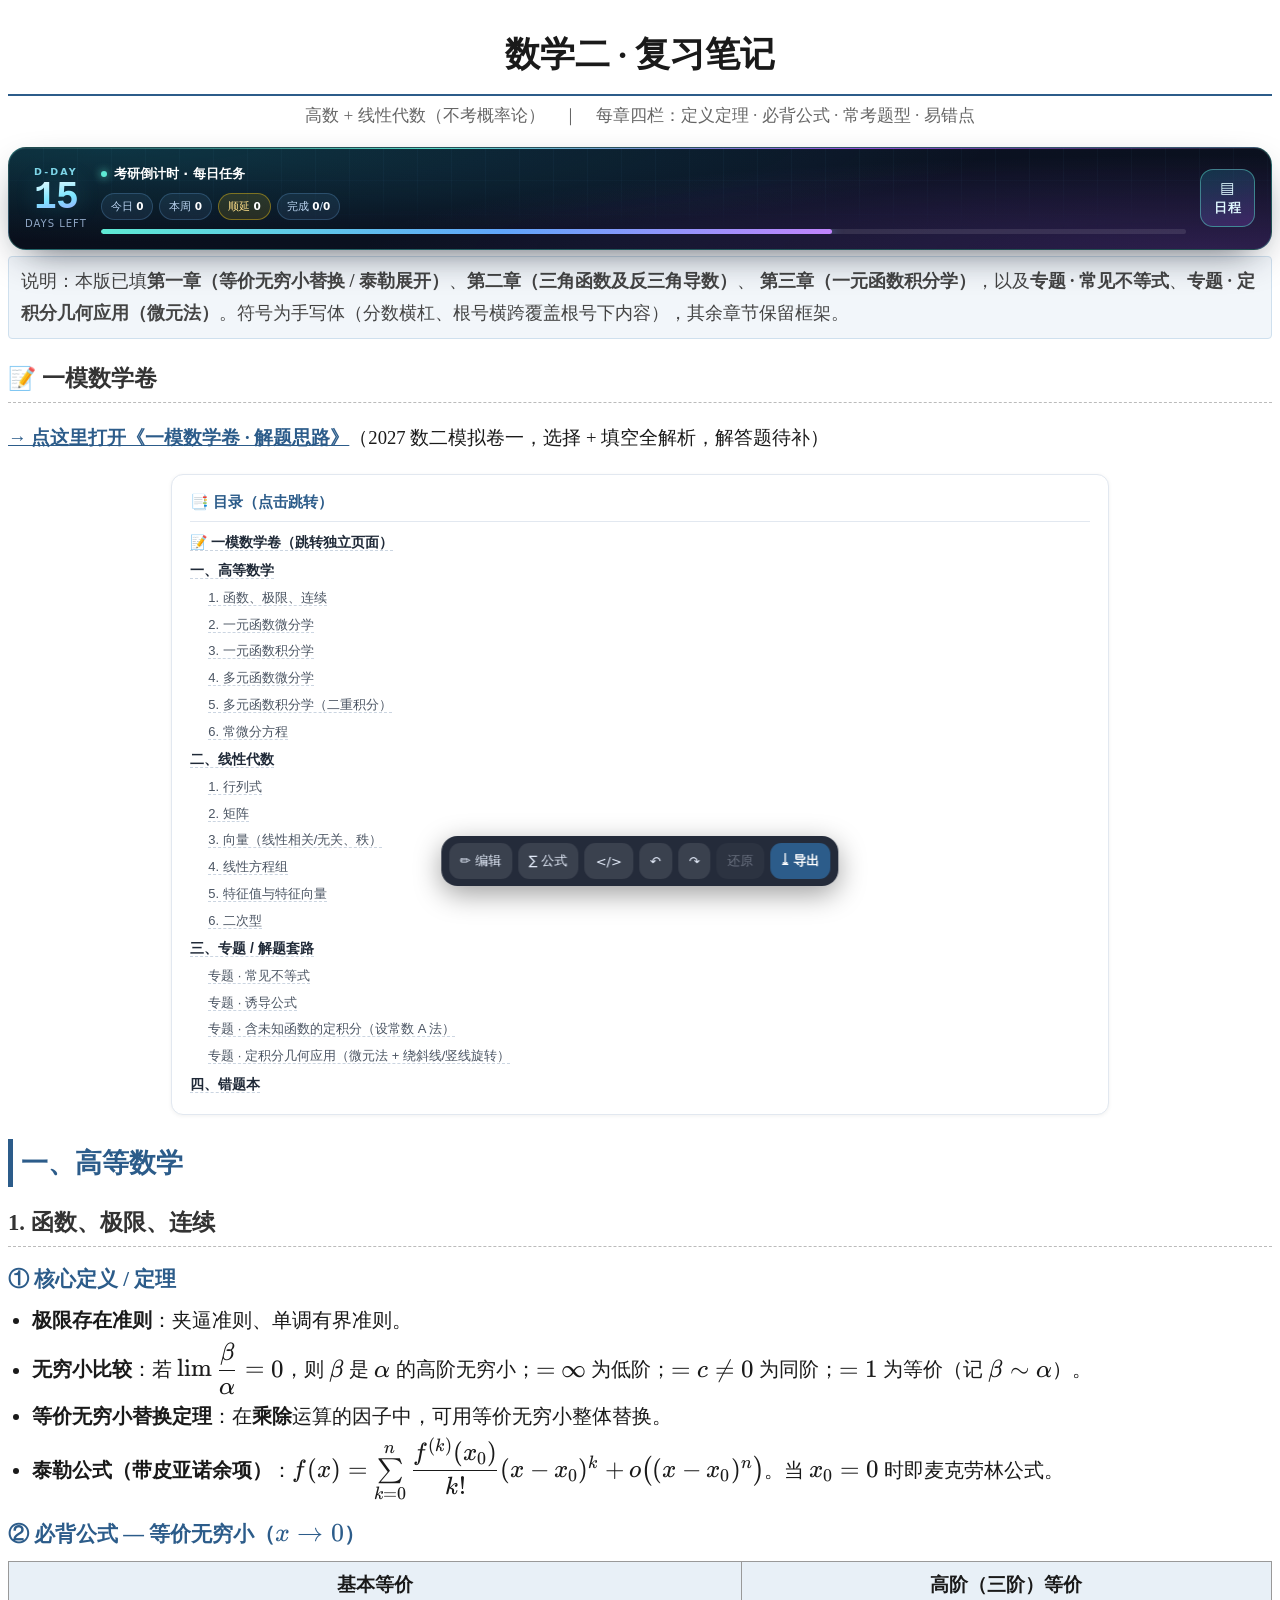
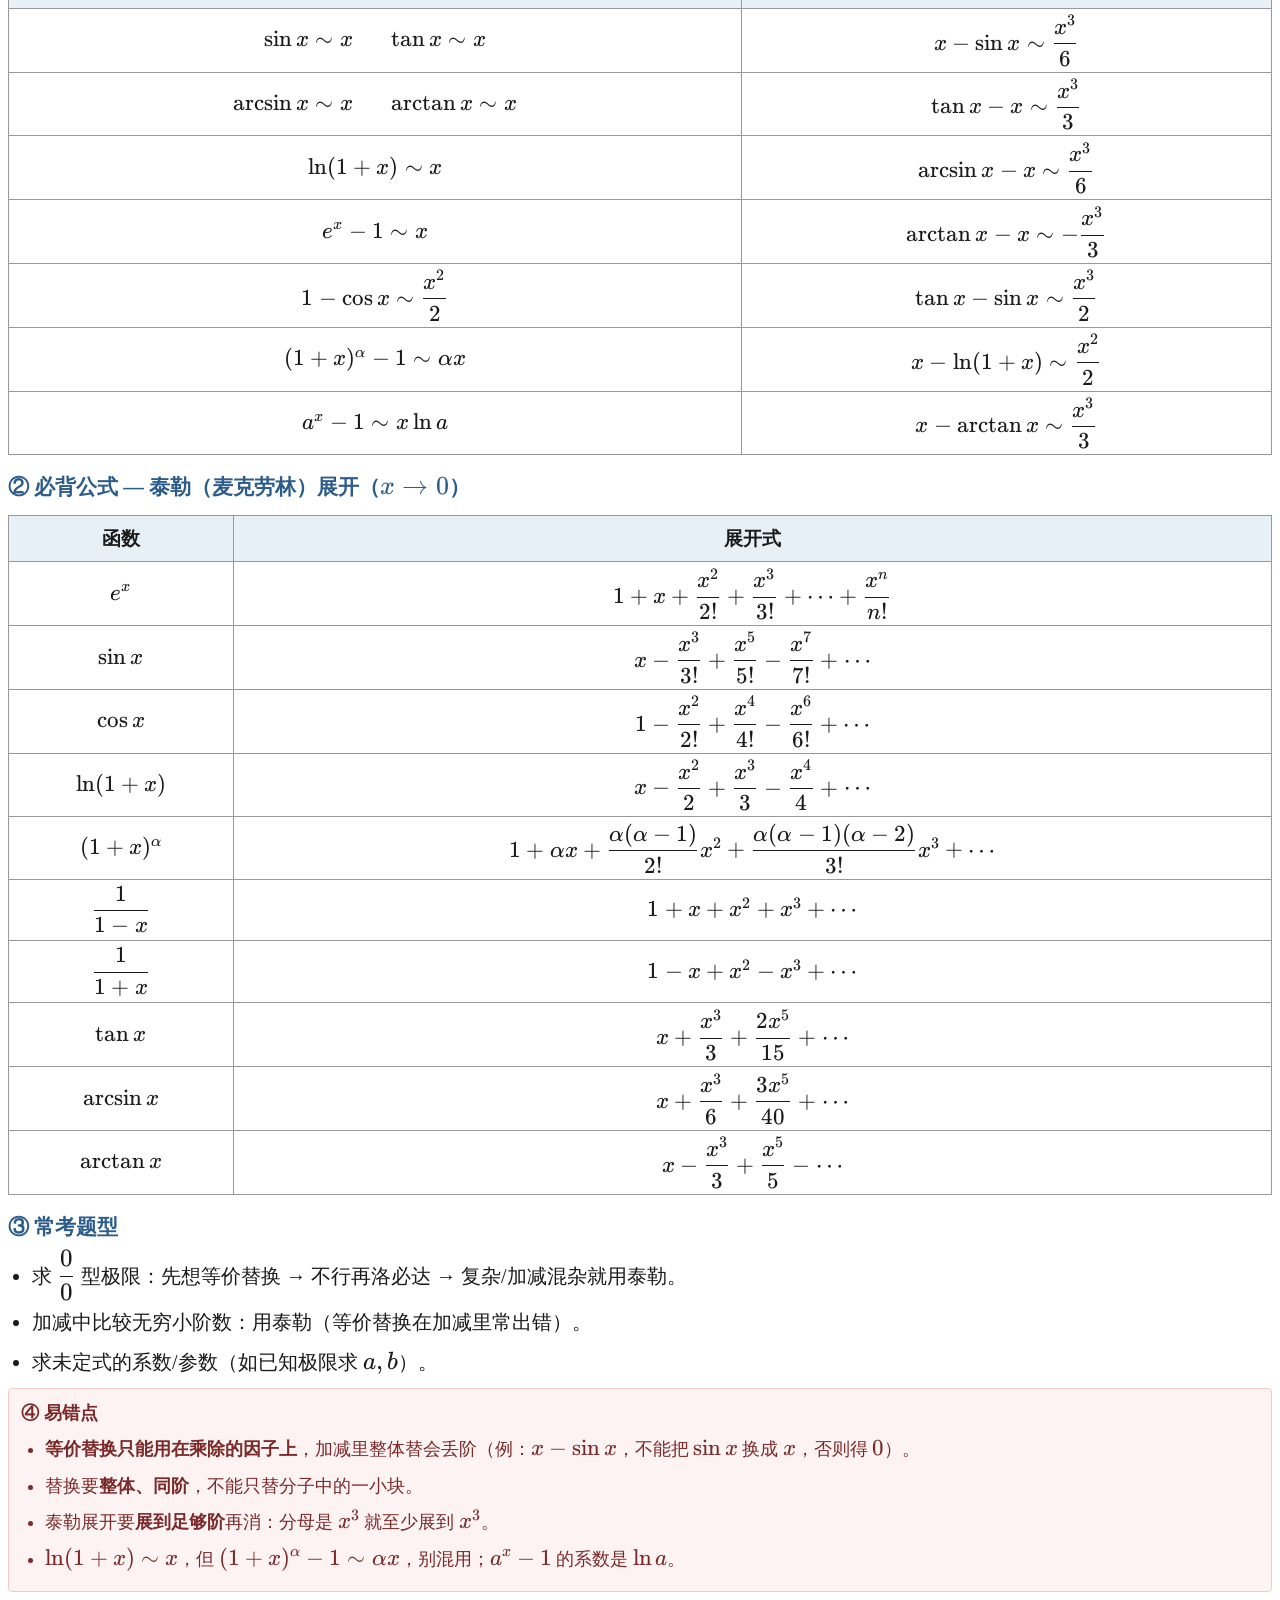
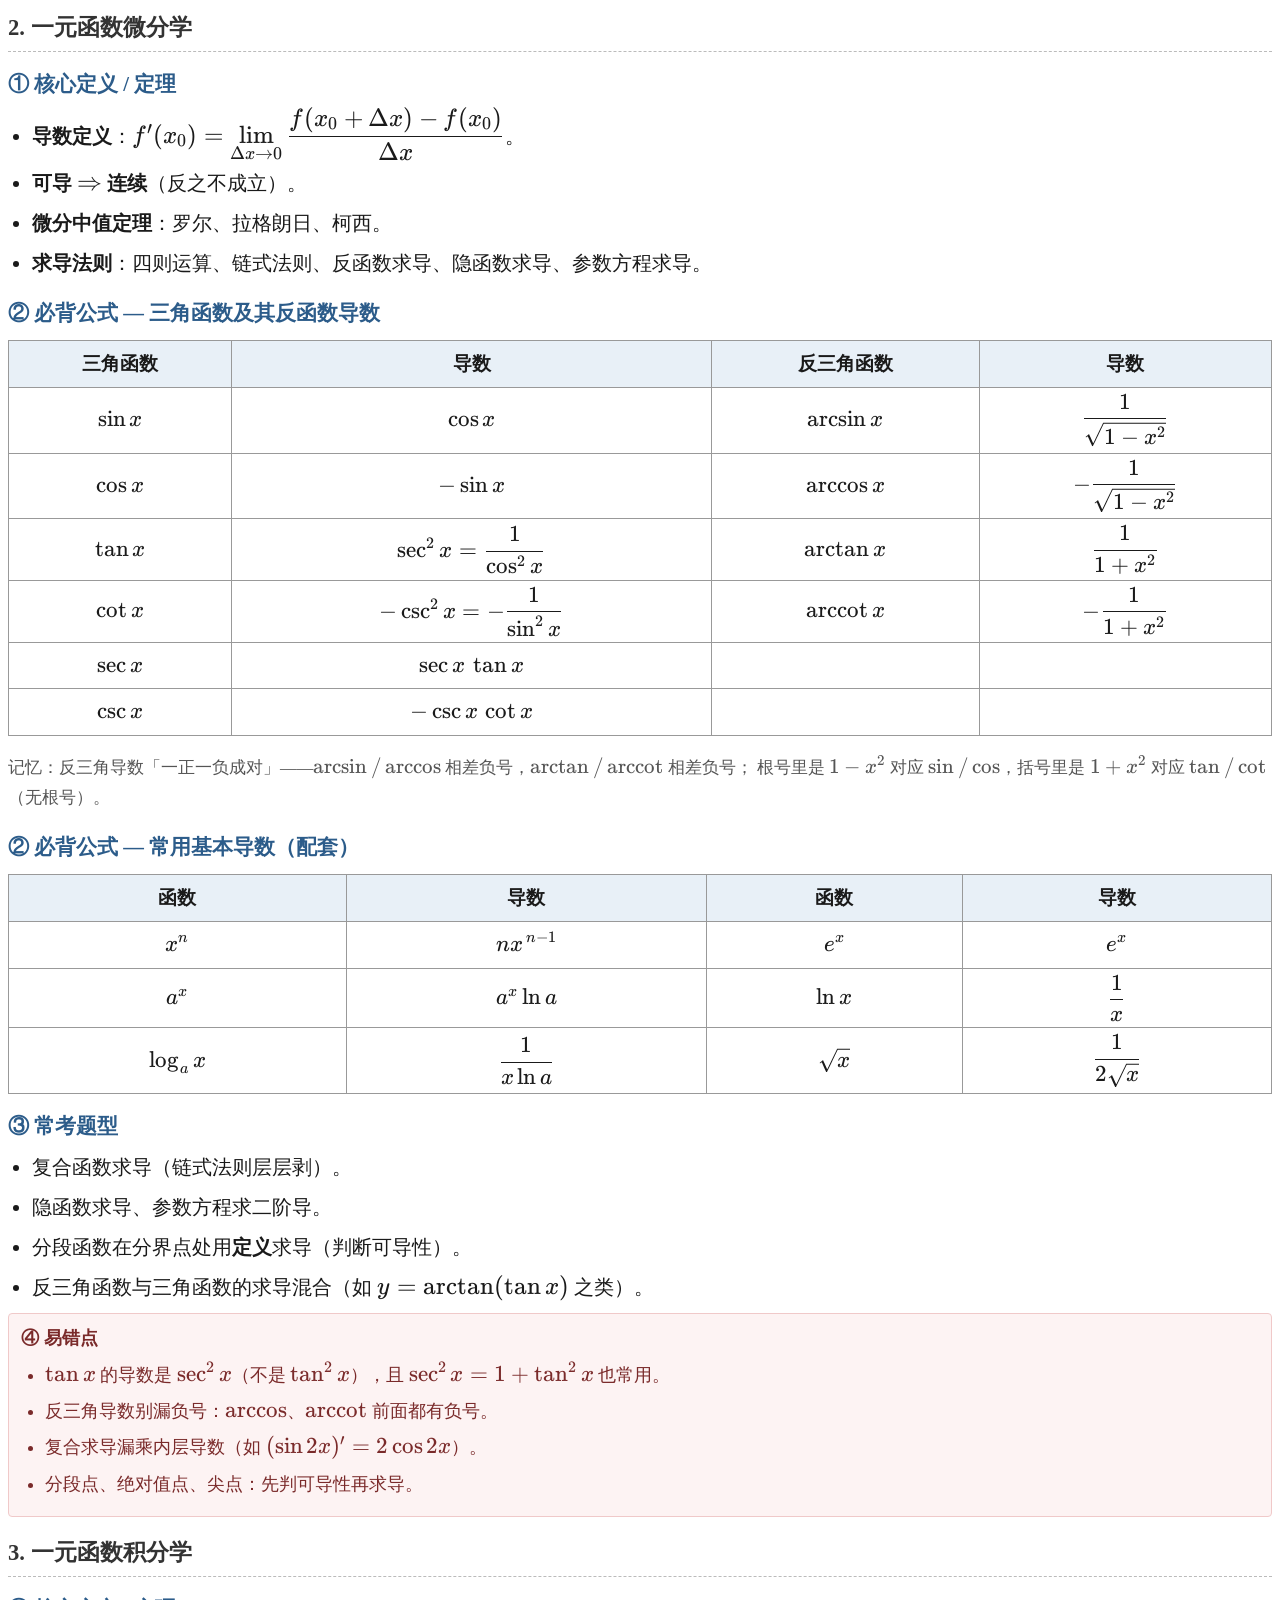
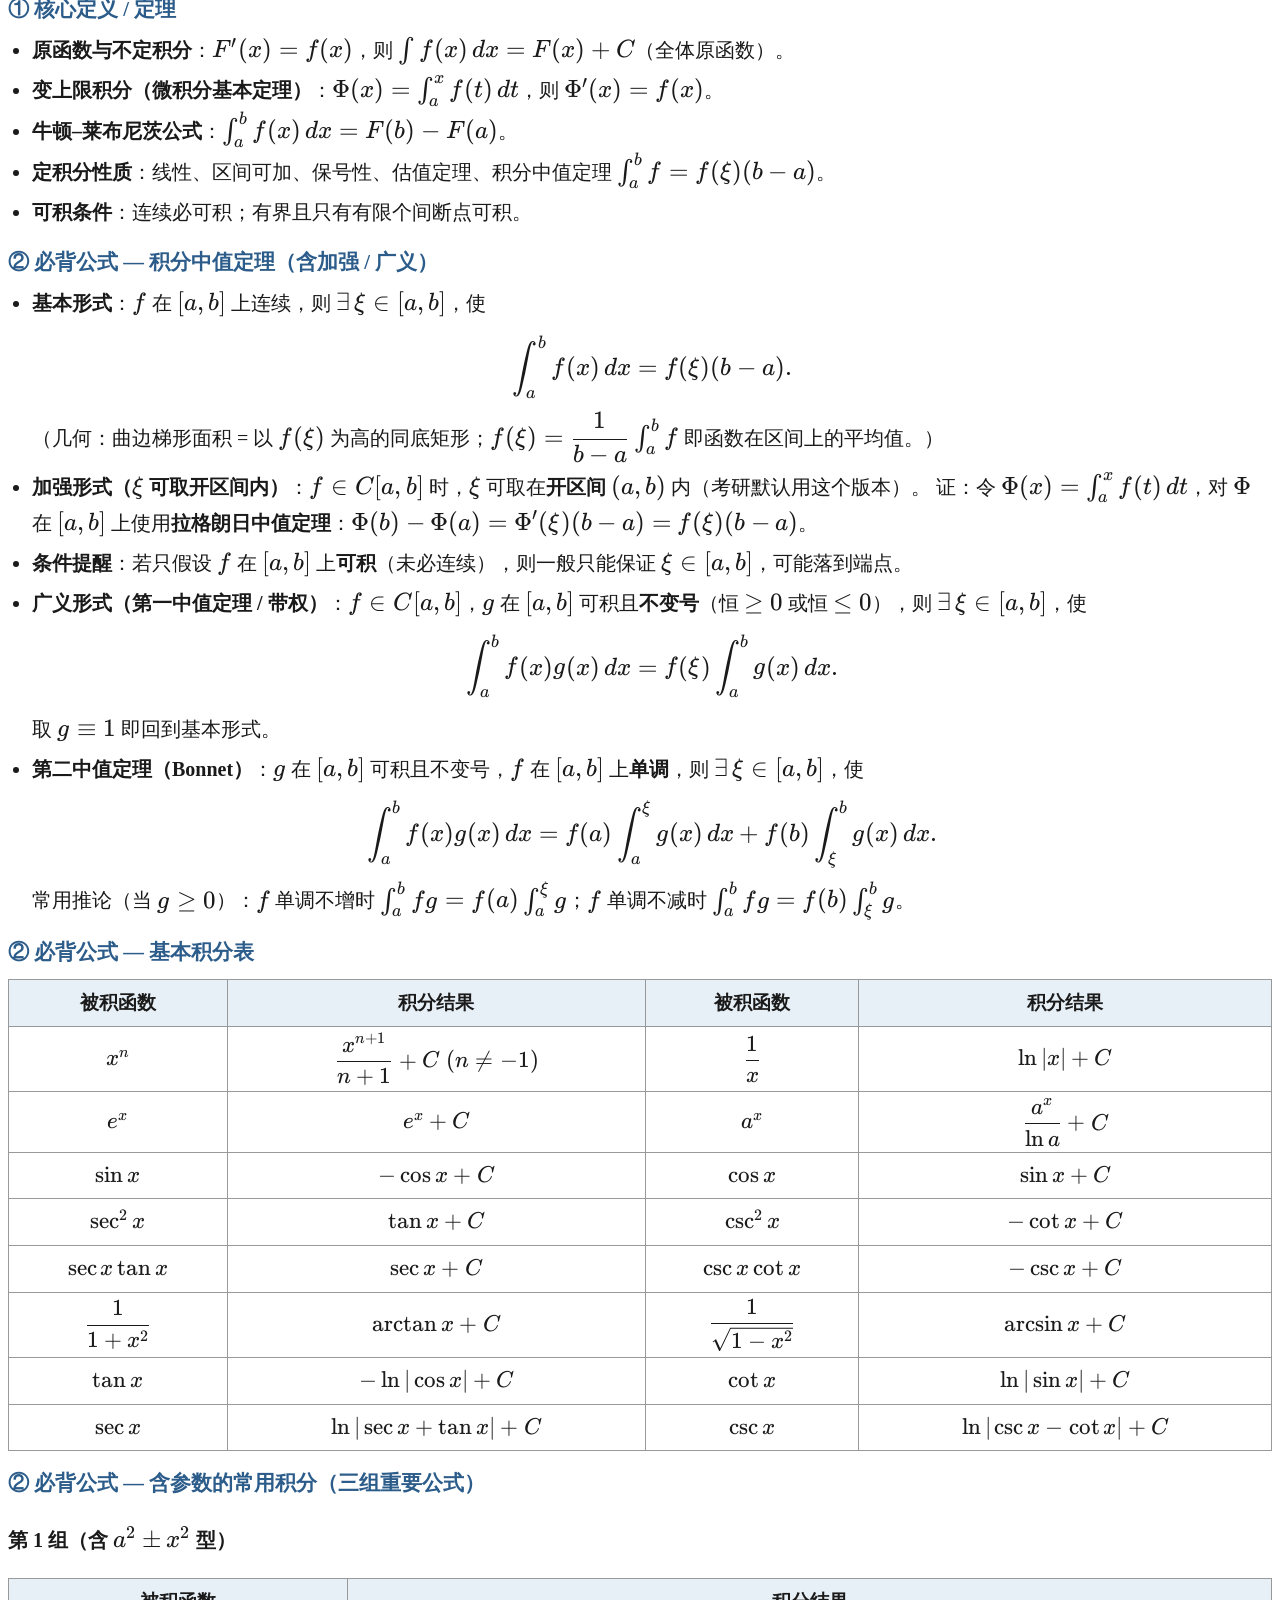
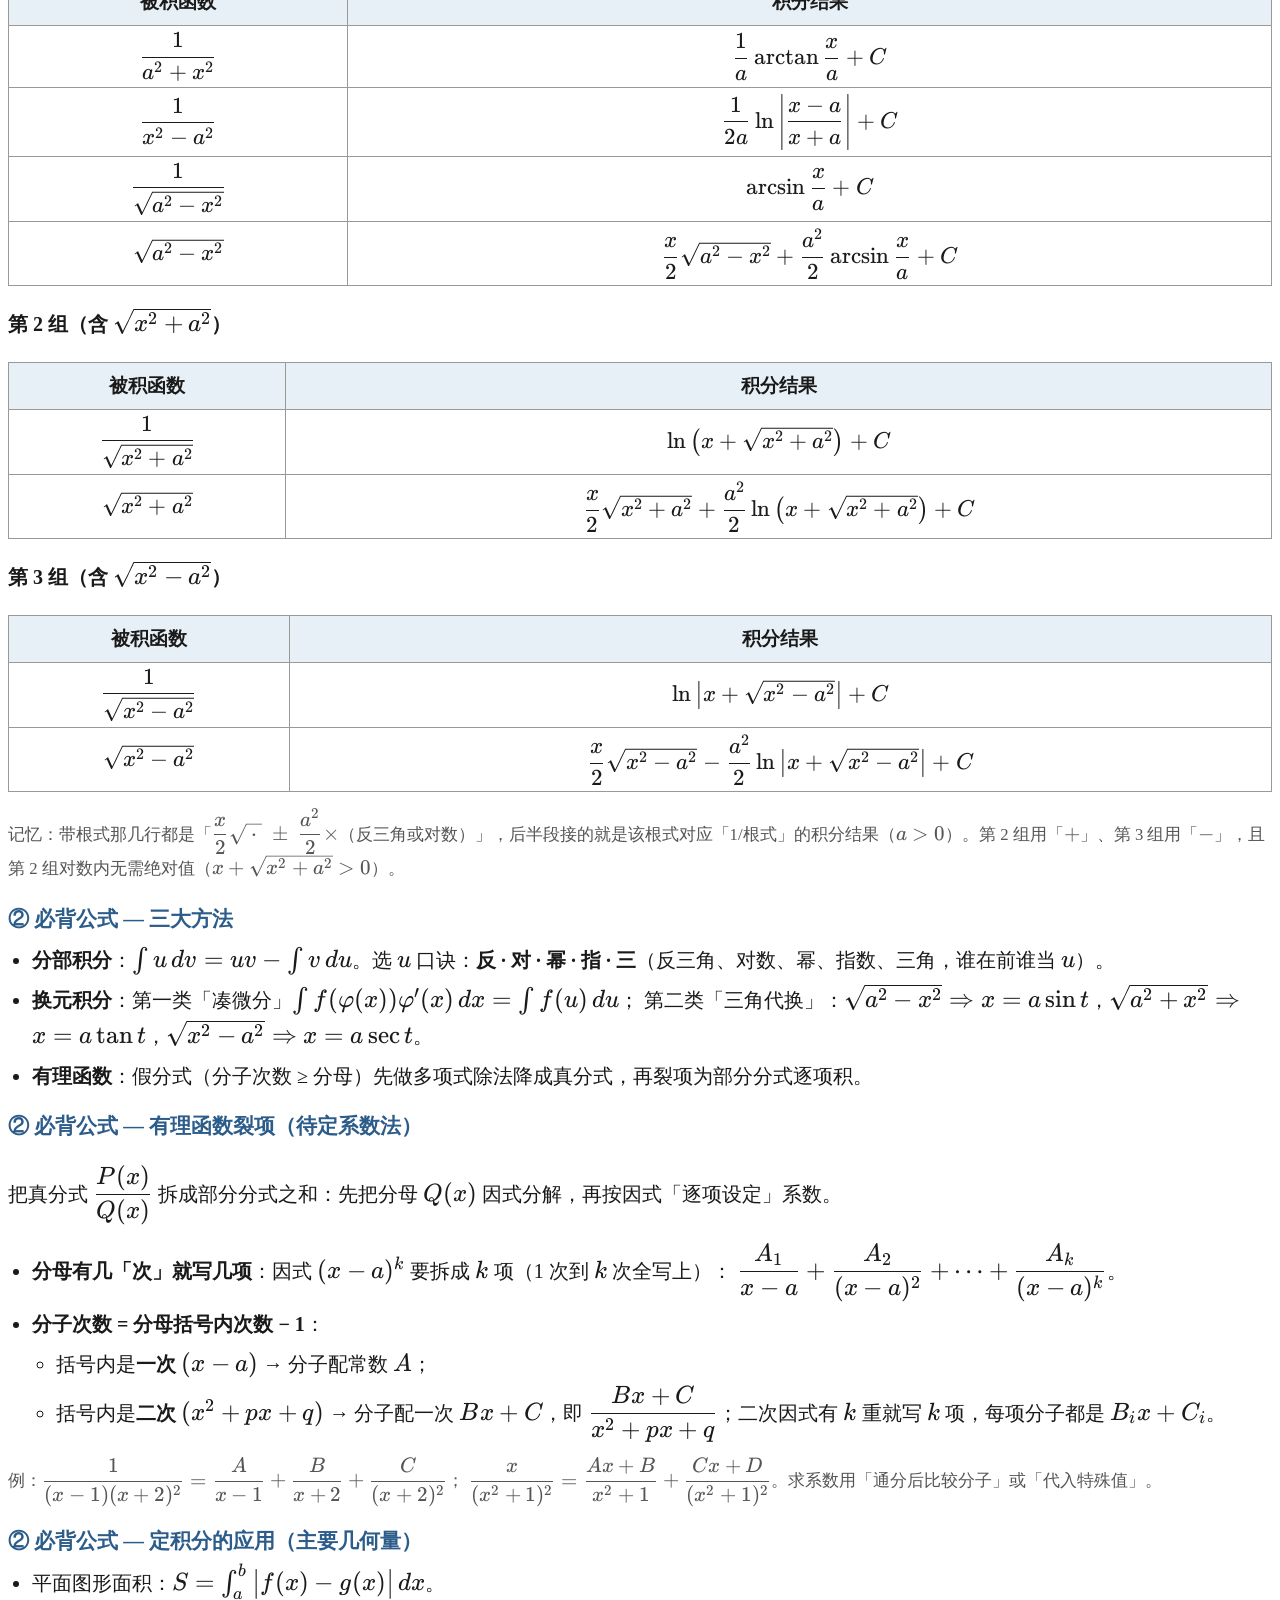
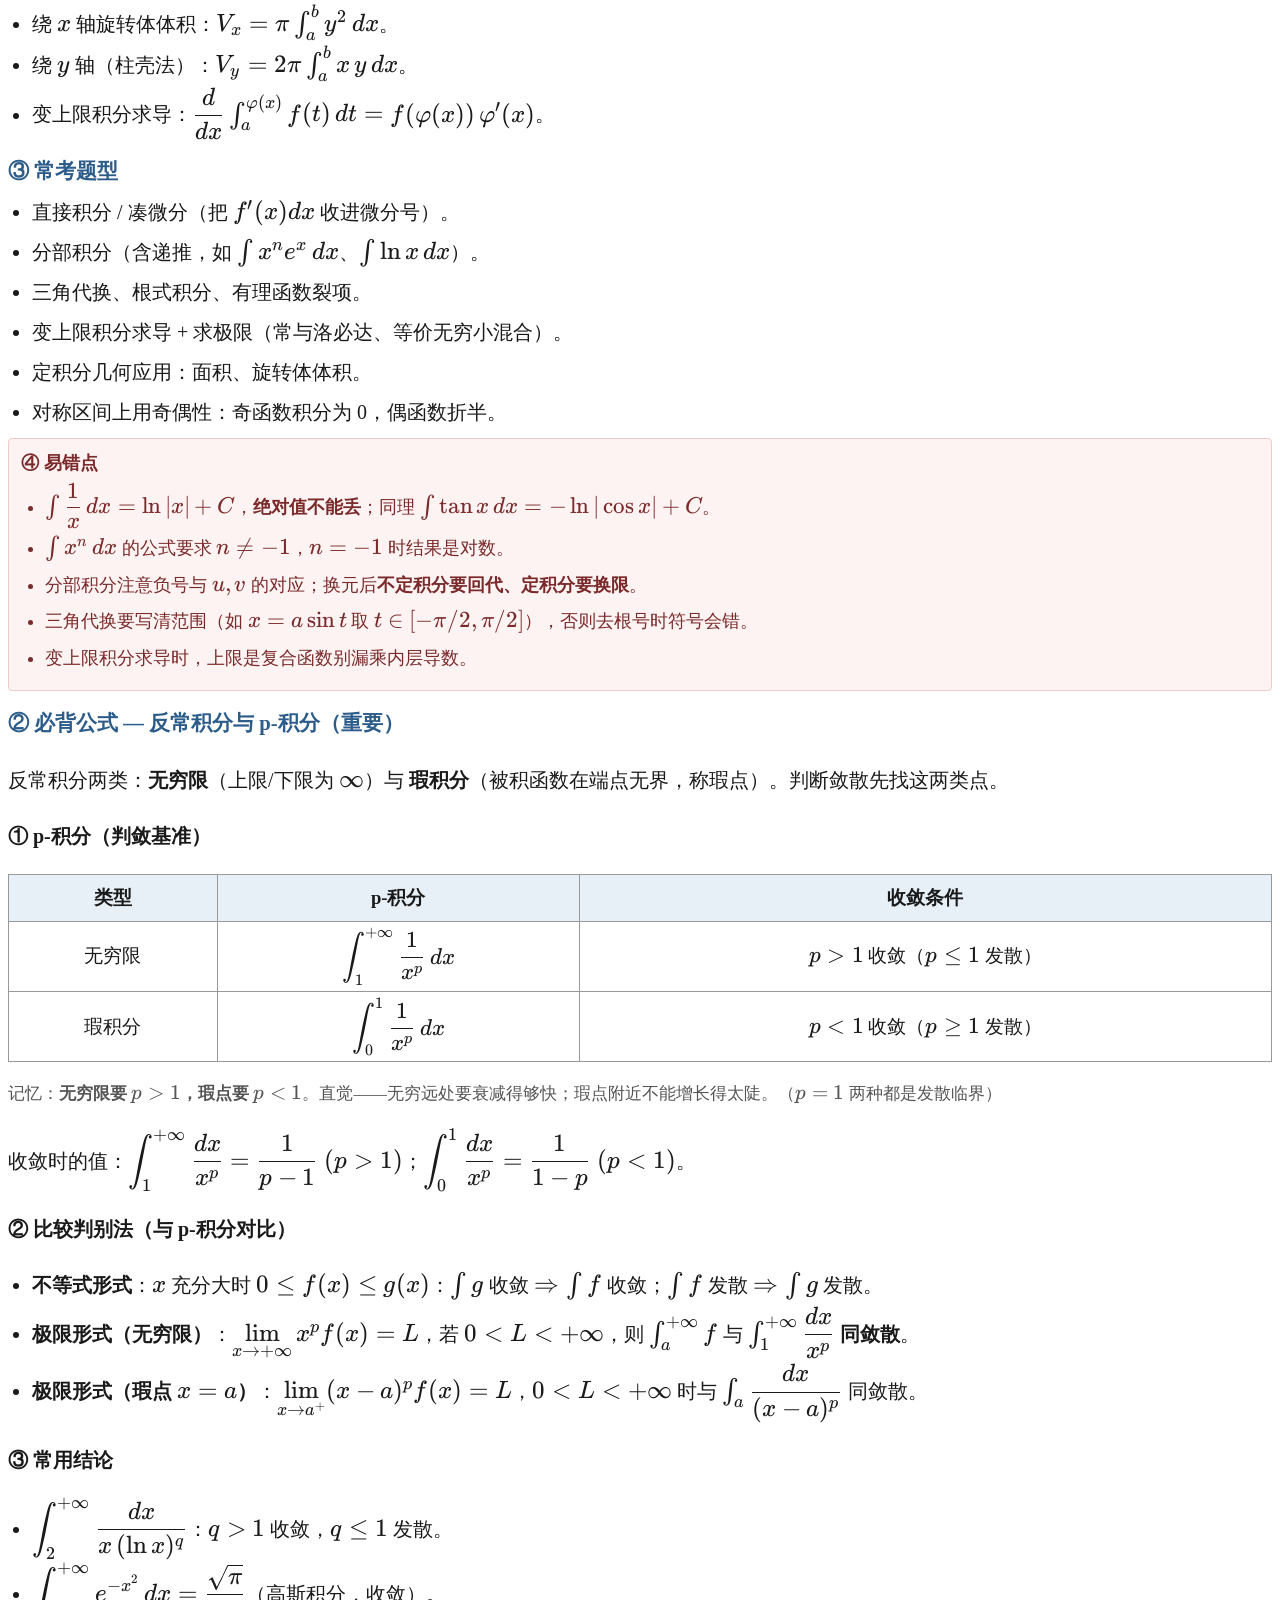
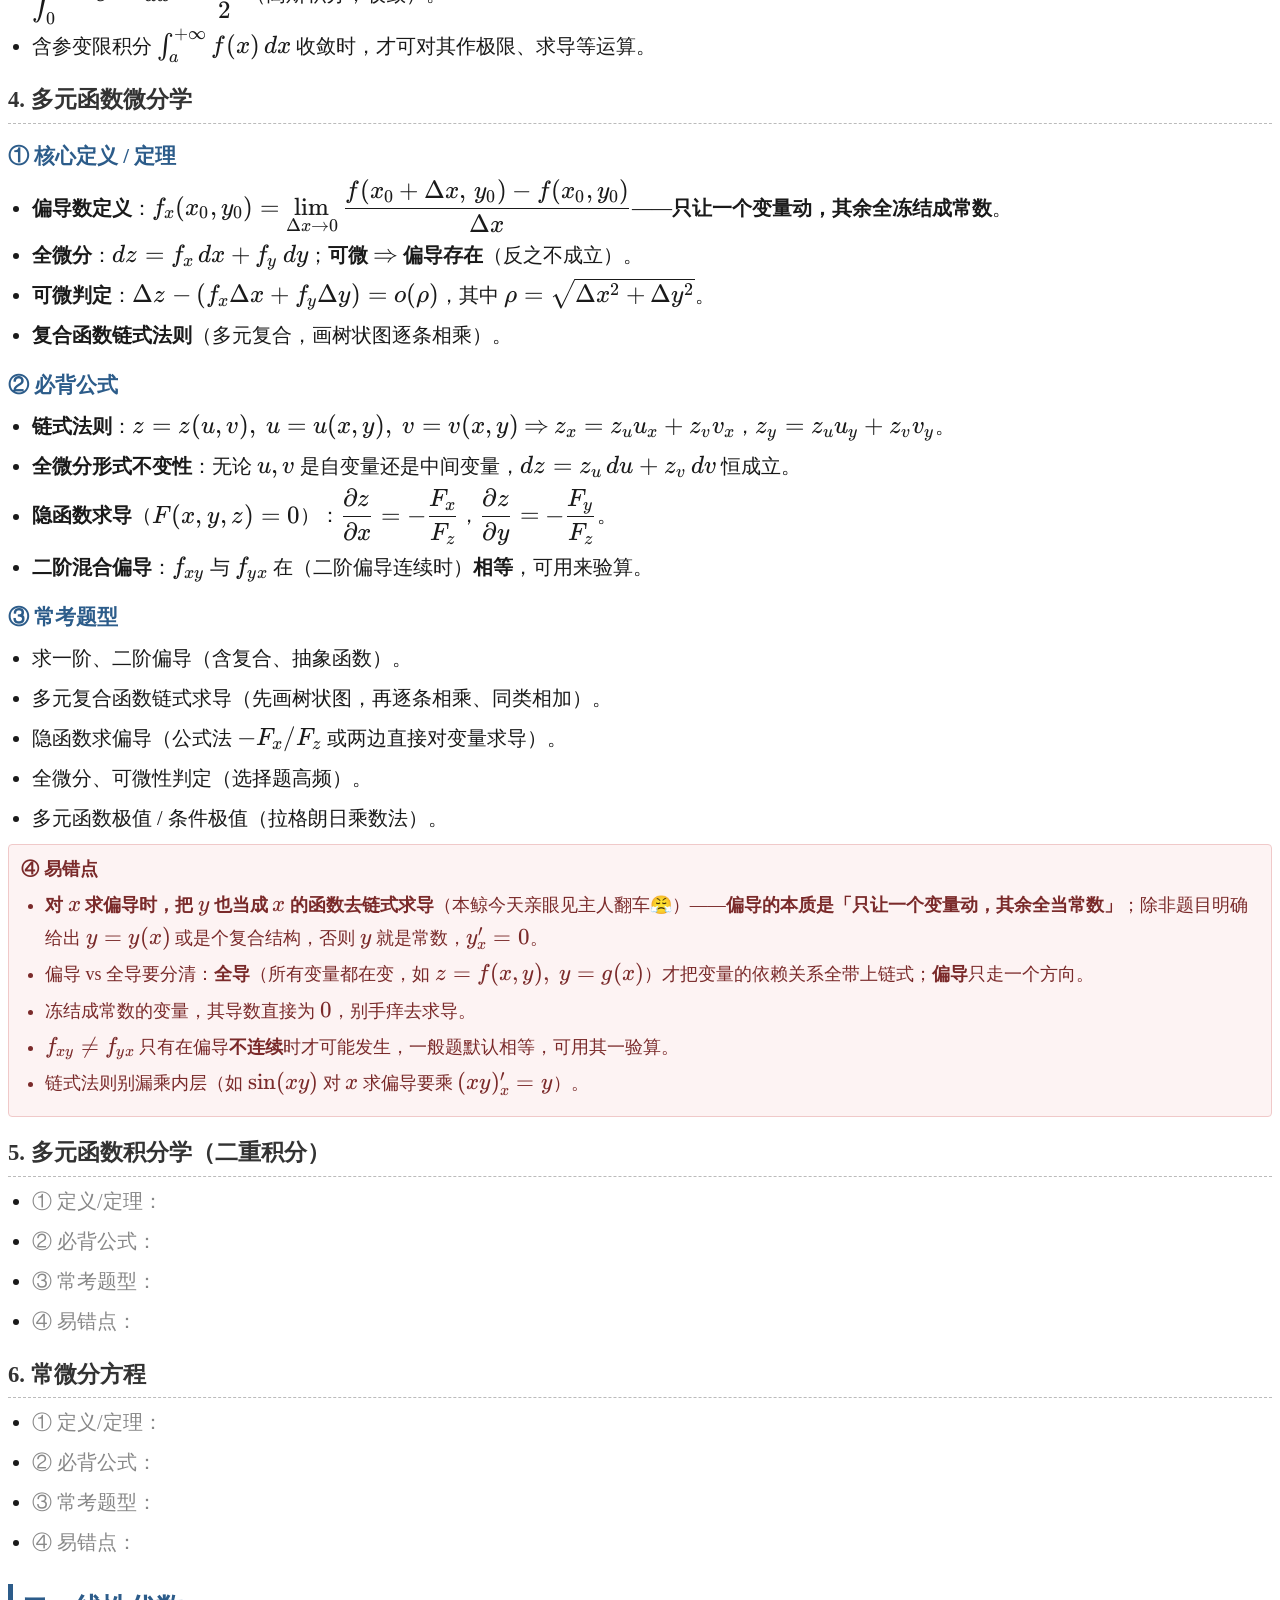
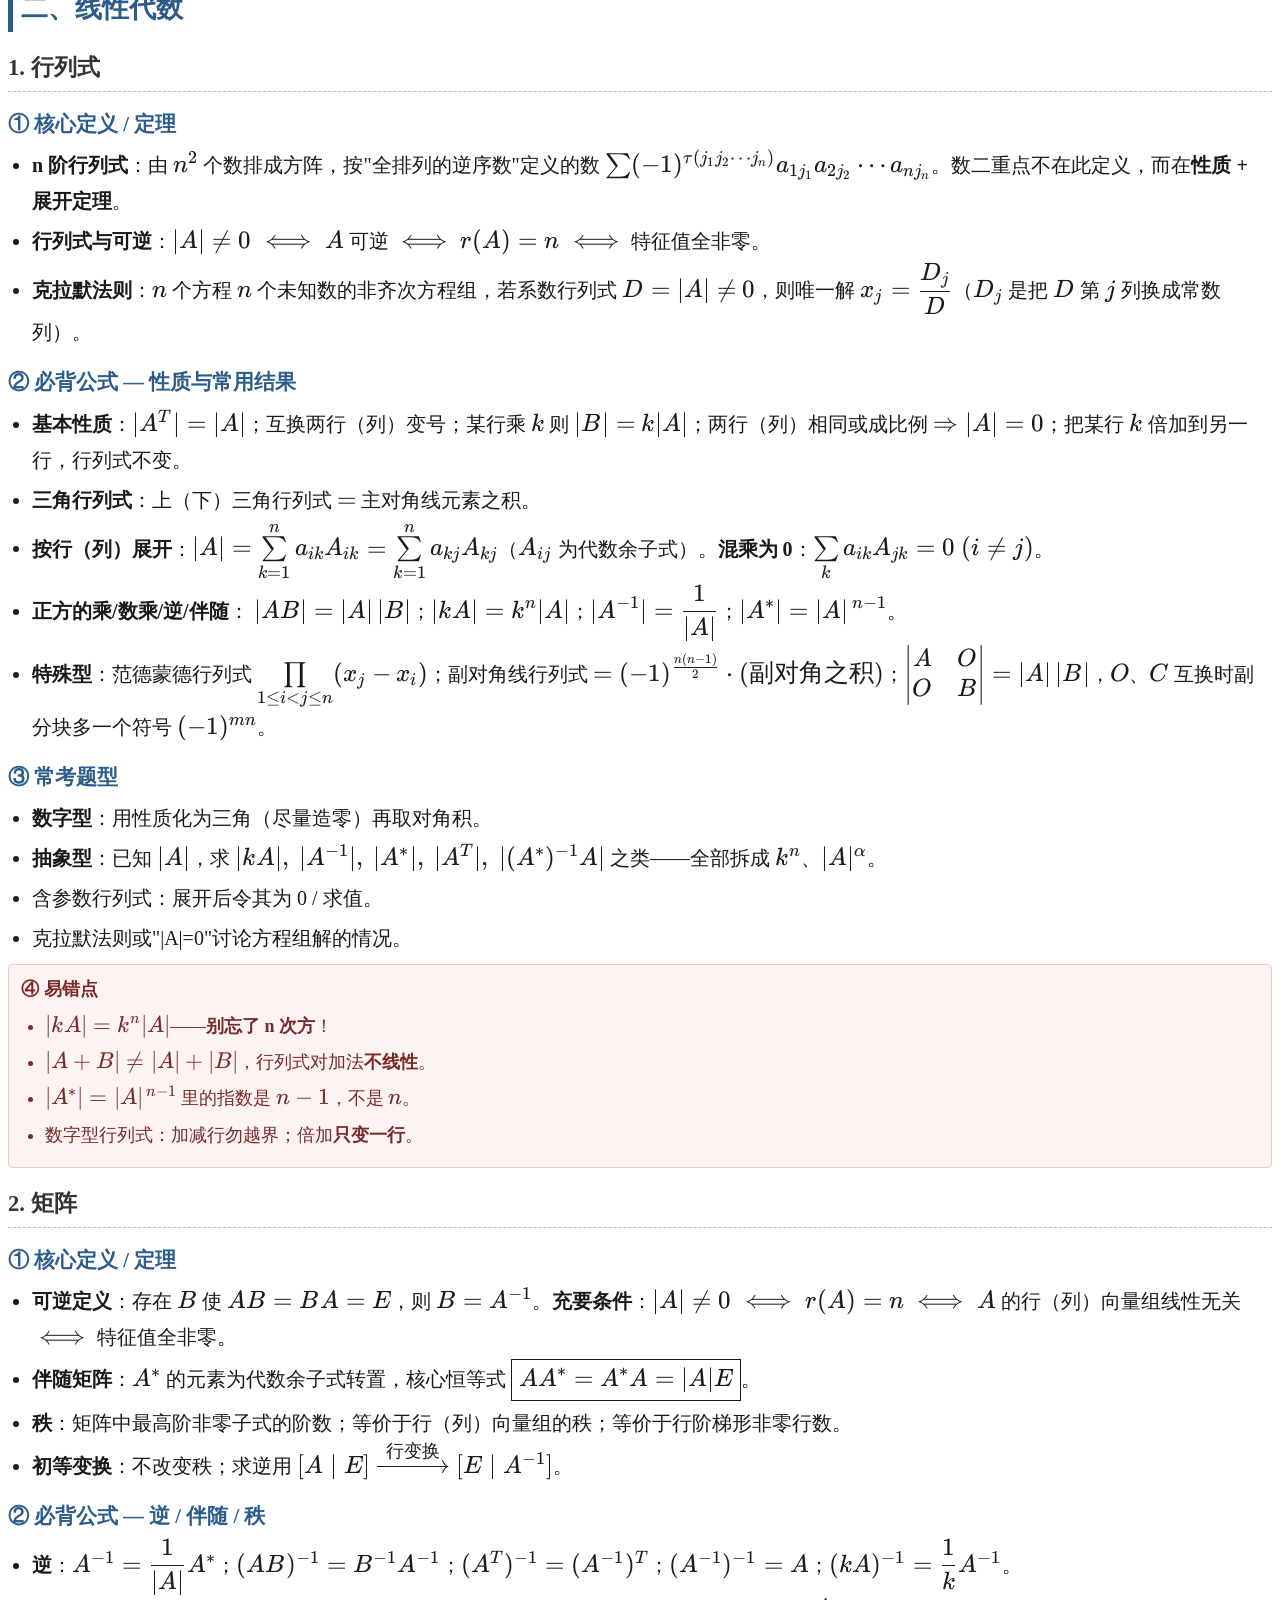
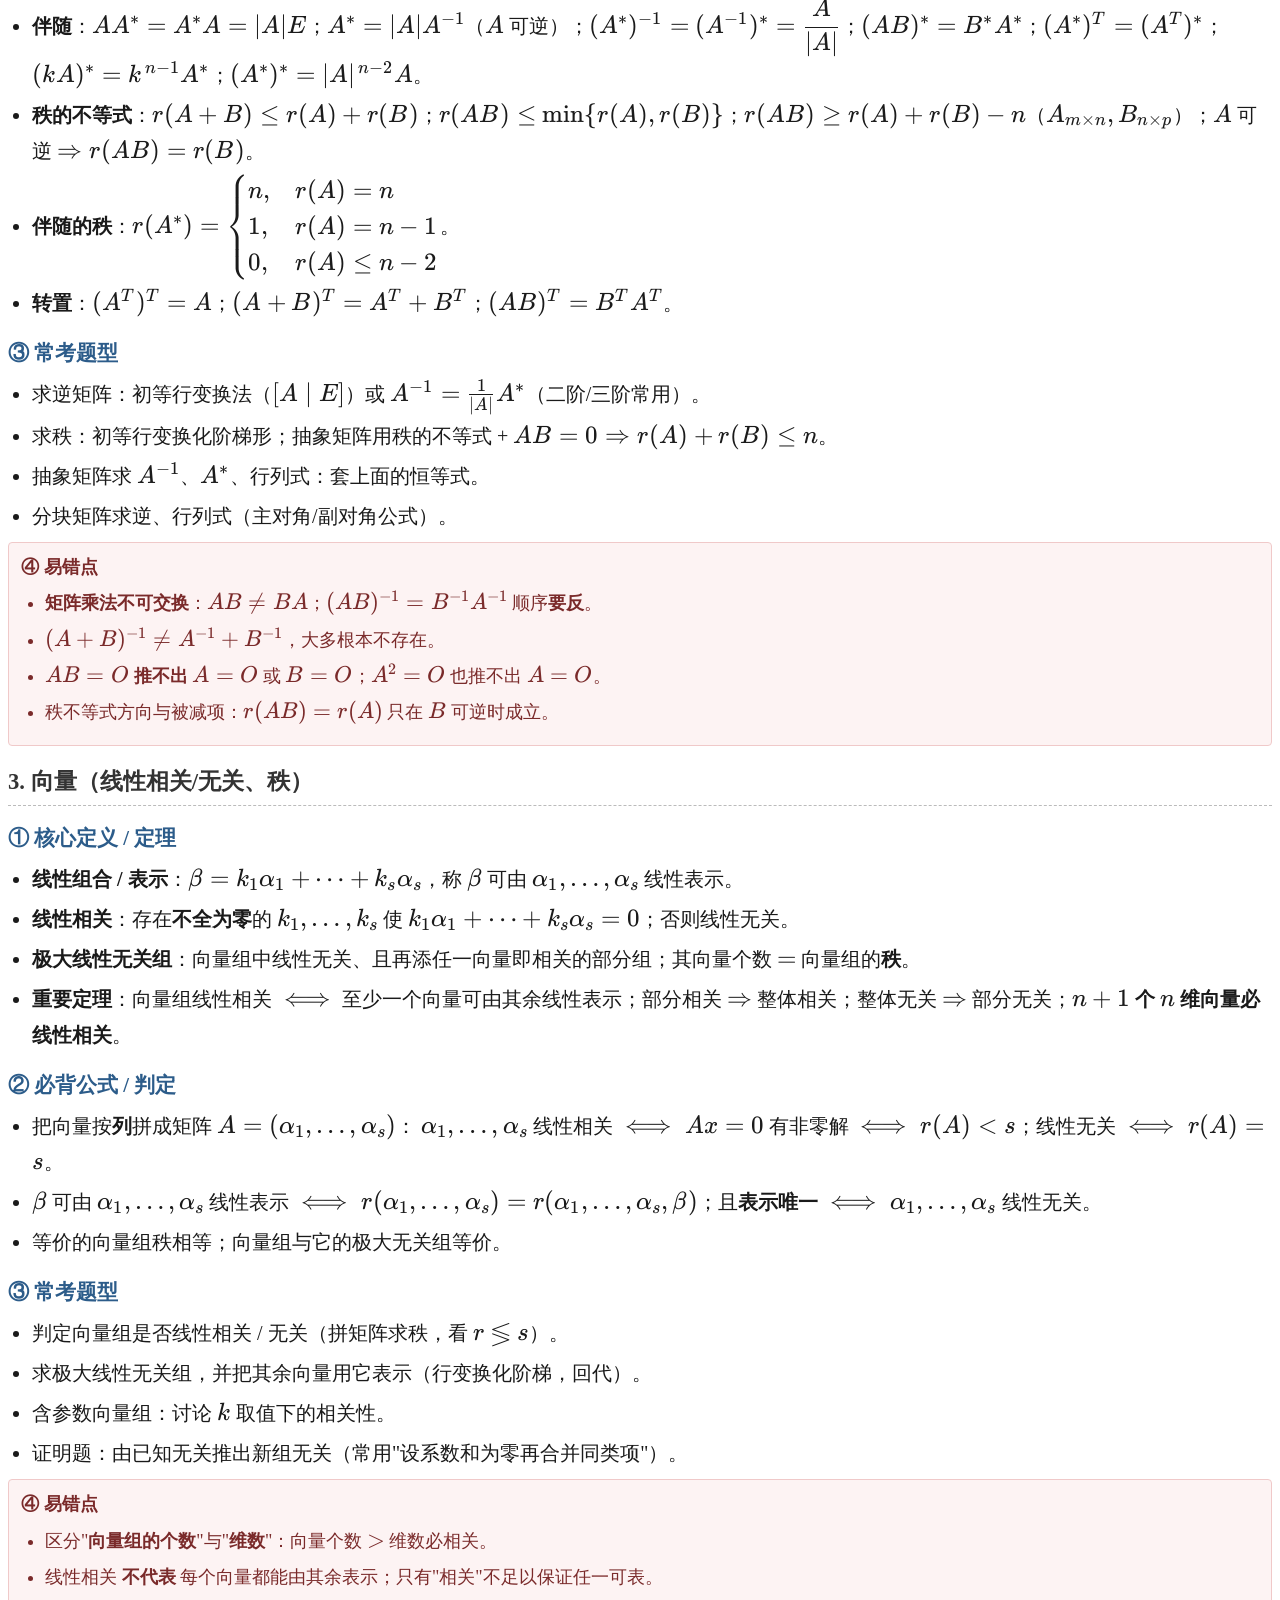
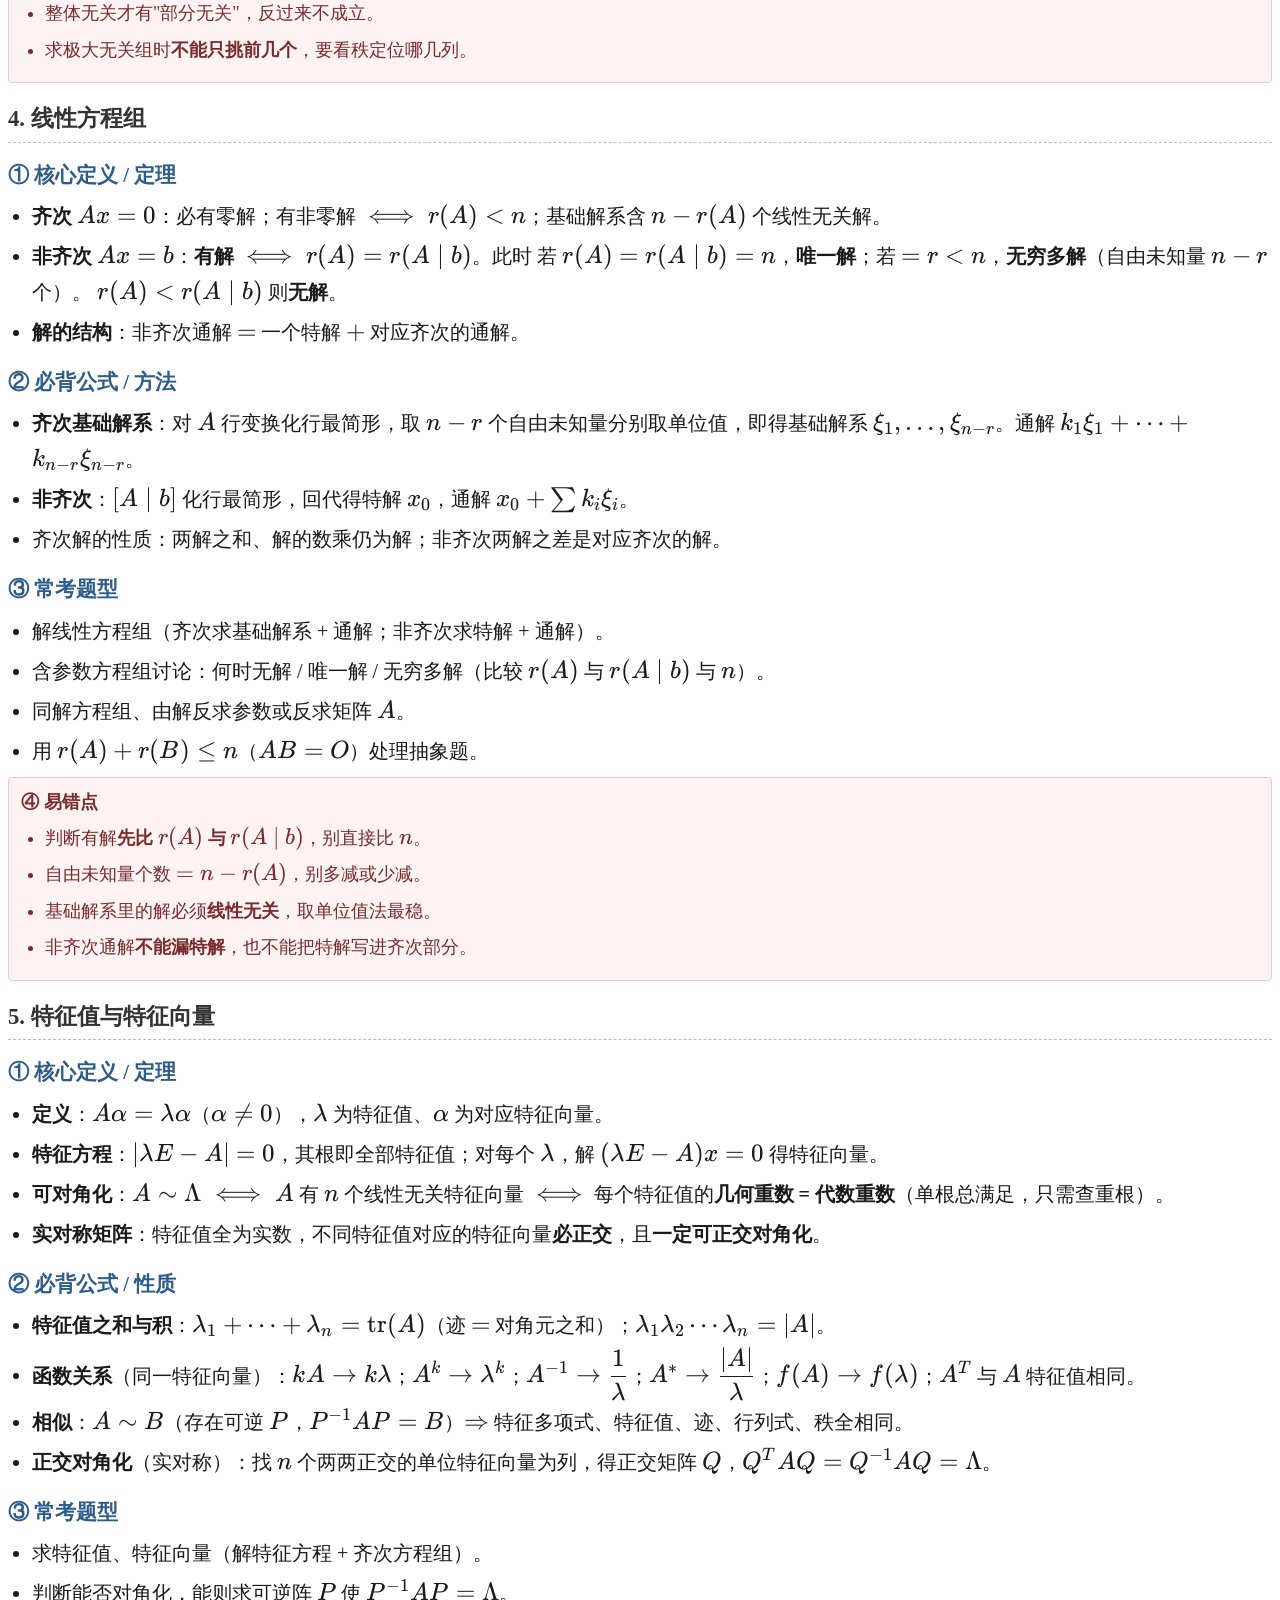
<file: 数学笔记.html>
<!DOCTYPE html>
<html lang="zh-CN">
<head>
<meta charset="UTF-8">
<meta name="viewport" content="width=device-width, initial-scale=1.0, viewport-fit=cover">
<meta name="robots" content="noindex, nofollow, noarchive, nosnippet">
<title>数学二 · 复习笔记</title>
<link rel="stylesheet" href="assets/katex.min.css">
<script src="assets/katex.min.js"></script>
<script src="assets/auto-render.min.js"></script>
<link rel="stylesheet" href="assets/edit-mode.css?v=9">
<style>
  @page { margin: 18mm 16mm; }
  body { font-family: "Noto Serif CJK SC", serif; font-size: 15pt; line-height: 1.8; color: #1a1a1a; }
  h1 { font-size: 26pt; text-align: center; border-bottom: 2px solid #2c5c8a; padding-bottom: 8px; margin-bottom: 4px; }
  .subtitle { text-align: center; color: #666; font-size: 13pt; margin-bottom: 16px; }
  h2 { font-size: 20pt; color: #2c5c8a; border-left: 5px solid #2c5c8a; padding-left: 8px; margin-top: 24px; margin-bottom: 10px; }
  h3 { font-size: 17pt; color: #333; margin: 16px 0 6px 0; padding-bottom: 2px; border-bottom: 1px dashed #bbb; }
  h4 { font-size: 15.5pt; color: #2c5c8a; margin: 14px 0 4px 0; }
  .note { background: #f2f6fa; border: 1px solid #cfe0ee; border-radius: 4px; padding: 8px 12px; font-size: 13.5pt; color: #444; margin-bottom: 14px; }
  .warn { background: #fdf3f3; border: 1px solid #f0c9c9; border-radius: 4px; padding: 8px 12px; font-size: 13.5pt; color: #7a2a2a; margin: 8px 0; }
  ul { margin: 4px 0 8px 0; padding-left: 24px; }
  li { margin: 4px 0; }
  .field { color: #888; }
  table { border-collapse: collapse; width: 100%; margin: 8px 0; font-size: 14pt; }
  th, td { border: 1px solid #999; padding: 6px 9px; text-align: center; }
  th { background: #e8f0f7; }
  td.l { text-align: left; }
  .ch { page-break-inside: avoid; }
  .small { font-size: 12.5pt; color: #555; }
  .katex { font-size: 1.25em; }
  .katex-display { margin: 0.7em 0; }
</style>

<style id="toc-style">
.tocbox{background:#fff;border:1px solid #e2e8f0;border-radius:12px;padding:14px 18px;
  margin:18px auto;max-width:900px;box-shadow:0 1px 4px rgba(0,0,0,.06);
  font-family:-apple-system,"Noto Sans CJK SC","Microsoft YaHei",sans-serif;
  font-size:14px;line-height:1.75;color:#1f2937;}
.tocbox .toc-t{font-weight:700;font-size:15px;color:#2c5c8a;margin:0 0 8px;
  padding-bottom:6px;border-bottom:1px solid #e2e8f0;}
.tocbox ul{list-style:none;margin:0;padding:0;}
.tocbox li{margin:4px 0;}
.tocbox a{color:#1f2937;text-decoration:none;border-bottom:1px dashed #cbd5e1;}
.tocbox a:hover{color:#2c5c8a;border-bottom-color:#2c5c8a;}
.tocbox li.lvl2{font-weight:600;}
.tocbox li.lvl3{margin-left:1.4em;font-size:13px;font-weight:400;color:#4b5563;}
.tocbox li.lvl3 a{color:#4b5563;}
</style>
<link rel="stylesheet" href="assets/schedule.css?v=6">
</head>
<body>

<h1>数学二 · 复习笔记</h1>
<div class="subtitle">高数 + 线性代数（不考概率论）　｜　每章四栏：定义定理 · 必背公式 · 常考题型 · 易错点</div>
<div data-kysch></div>


<div class="note">
说明：本版已填<b>第一章（等价无穷小替换 / 泰勒展开）</b>、<b>第二章（三角函数及反三角导数）</b>、
<b>第三章（一元函数积分学）</b>，以及<b>专题 · 常见不等式</b>、<b>专题 · 定积分几何应用（微元法）</b>。符号为手写体（分数横杠、根号横跨覆盖根号下内容），其余章节保留框架。
</div>


<h3 id="mock1" style="margin-top:20px">📝 一模数学卷</h3>
<p style="font-size:14pt"><a href="./一模数学卷.html" style="color:#2c5c8a;font-weight:700">→ 点这里打开《一模数学卷 · 解题思路》</a>（2027 数二模拟卷一，选择 + 填空全解析，解答题待补）</p>

<nav class="tocbox"><div class="toc-t">📑 目录（点击跳转）</div><ul><li class="lvl2"><a href="#mock1">📝 一模数学卷（跳转独立页面）</a></li><li class="lvl2"><a href="#sec1">一、高等数学</a></li><li class="lvl3"><a href="#sec2">1. 函数、极限、连续</a></li><li class="lvl3"><a href="#sec3">2. 一元函数微分学</a></li><li class="lvl3"><a href="#sec4">3. 一元函数积分学</a></li><li class="lvl3"><a href="#sec5">4. 多元函数微分学</a></li><li class="lvl3"><a href="#sec6">5. 多元函数积分学（二重积分）</a></li><li class="lvl3"><a href="#sec7">6. 常微分方程</a></li><li class="lvl2"><a href="#sec8">二、线性代数</a></li><li class="lvl3"><a href="#sec9">1. 行列式</a></li><li class="lvl3"><a href="#sec10">2. 矩阵</a></li><li class="lvl3"><a href="#sec11">3. 向量（线性相关/无关、秩）</a></li><li class="lvl3"><a href="#sec12">4. 线性方程组</a></li><li class="lvl3"><a href="#sec13">5. 特征值与特征向量</a></li><li class="lvl3"><a href="#sec14">6. 二次型</a></li><li class="lvl2"><a href="#sec15">三、专题 / 解题套路</a></li><li class="lvl3"><a href="#sec16">专题 · 常见不等式</a></li><li class="lvl3"><a href="#sec17">专题 · 诱导公式</a></li><li class="lvl3"><a href="#sec18">专题 · 含未知函数的定积分（设常数 A 法）</a></li><li class="lvl3"><a href="#sec19">专题 · 定积分几何应用（微元法 + 绕斜线/竖线旋转）</a></li><li class="lvl2"><a href="#sec20">四、错题本</a></li></ul></nav>
<h2 id="sec1">一、高等数学</h2>

<div class="ch">
<h3 id="sec2">1. 函数、极限、连续</h3>

<h4>① 核心定义 / 定理</h4>
<ul>
<li><b>极限存在准则</b>：夹逼准则、单调有界准则。</li>
<li><b>无穷小比较</b>：若 \(\lim \dfrac{\beta}{\alpha}=0\)，则 \(\beta\) 是 \(\alpha\) 的高阶无穷小；\(=\infty\) 为低阶；\(=c\neq 0\) 为同阶；\(=1\) 为等价（记 \(\beta\sim\alpha\)）。</li>
<li><b>等价无穷小替换定理</b>：在<b>乘除</b>运算的因子中，可用等价无穷小整体替换。</li>
<li><b>泰勒公式（带皮亚诺余项）</b>：\(f(x)=\sum\limits_{k=0}^{n}\dfrac{f^{(k)}(x_0)}{k!}(x-x_0)^k+o\big((x-x_0)^n\big)\)。当 \(x_0=0\) 时即麦克劳林公式。</li>
</ul>

<h4>② 必背公式 — 等价无穷小（\(x\to 0\)）</h4>
<table>
<tr><th>基本等价</th><th>高阶（三阶）等价</th></tr>
<tr><td>\(\sin x \sim x\)　　\(\tan x \sim x\)</td><td>\(x-\sin x \sim \dfrac{x^3}{6}\)</td></tr>
<tr><td>\(\arcsin x \sim x\)　　\(\arctan x \sim x\)</td><td>\(\tan x - x \sim \dfrac{x^3}{3}\)</td></tr>
<tr><td>\(\ln(1+x) \sim x\)</td><td>\(\arcsin x - x \sim \dfrac{x^3}{6}\)</td></tr>
<tr><td>\(e^{x}-1 \sim x\)</td><td>\(\arctan x - x \sim -\dfrac{x^3}{3}\)</td></tr>
<tr><td>\(1-\cos x \sim \dfrac{x^2}{2}\)</td><td>\(\tan x - \sin x \sim \dfrac{x^3}{2}\)</td></tr>
<tr><td>\((1+x)^{\alpha}-1 \sim \alpha x\)</td><td>\(x-\ln(1+x) \sim \dfrac{x^2}{2}\)</td></tr>
<tr><td>\(a^{x}-1 \sim x\ln a\)</td><td>\(x-\arctan x \sim \dfrac{x^3}{3}\)</td></tr>
</table>

<h4>② 必背公式 — 泰勒（麦克劳林）展开（\(x\to 0\)）</h4>
<table>
<tr><th>函数</th><th>展开式</th></tr>
<tr><td>\(e^{x}\)</td><td>\(1 + x + \dfrac{x^2}{2!} + \dfrac{x^3}{3!} + \cdots + \dfrac{x^{n}}{n!}\)</td></tr>
<tr><td>\(\sin x\)</td><td>\(x - \dfrac{x^3}{3!} + \dfrac{x^5}{5!} - \dfrac{x^7}{7!} + \cdots\)</td></tr>
<tr><td>\(\cos x\)</td><td>\(1 - \dfrac{x^2}{2!} + \dfrac{x^4}{4!} - \dfrac{x^6}{6!} + \cdots\)</td></tr>
<tr><td>\(\ln(1+x)\)</td><td>\(x - \dfrac{x^2}{2} + \dfrac{x^3}{3} - \dfrac{x^4}{4} + \cdots\)</td></tr>
<tr><td>\((1+x)^{\alpha}\)</td><td>\(1 + \alpha x + \dfrac{\alpha(\alpha-1)}{2!}x^2 + \dfrac{\alpha(\alpha-1)(\alpha-2)}{3!}x^3 + \cdots\)</td></tr>
<tr><td>\(\dfrac{1}{1-x}\)</td><td>\(1 + x + x^2 + x^3 + \cdots\)</td></tr>
<tr><td>\(\dfrac{1}{1+x}\)</td><td>\(1 - x + x^2 - x^3 + \cdots\)</td></tr>
<tr><td>\(\tan x\)</td><td>\(x + \dfrac{x^3}{3} + \dfrac{2x^5}{15} + \cdots\)</td></tr>
<tr><td>\(\arcsin x\)</td><td>\(x + \dfrac{x^3}{6} + \dfrac{3x^5}{40} + \cdots\)</td></tr>
<tr><td>\(\arctan x\)</td><td>\(x - \dfrac{x^3}{3} + \dfrac{x^5}{5} - \cdots\)</td></tr>
</table>

<h4>③ 常考题型</h4>
<ul>
<li>求 \(\dfrac{0}{0}\) 型极限：先想等价替换 → 不行再洛必达 → 复杂/加减混杂就用泰勒。</li>
<li>加减中比较无穷小阶数：用泰勒（等价替换在加减里常出错）。</li>
<li>求未定式的系数/参数（如已知极限求 \(a,b\)）。</li>
</ul>

<div class="warn">
<b>④ 易错点</b>
<ul>
<li><b>等价替换只能用在乘除的因子上</b>，加减里整体替会丢阶（例：\(x-\sin x\)，不能把 \(\sin x\) 换成 \(x\)，否则得 \(0\)）。</li>
<li>替换要<b>整体、同阶</b>，不能只替分子中的一小块。</li>
<li>泰勒展开要<b>展到足够阶</b>再消：分母是 \(x^3\) 就至少展到 \(x^3\)。</li>
<li>\(\ln(1+x)\sim x\)，但 \((1+x)^{\alpha}-1\sim\alpha x\)，别混用；\(a^{x}-1\) 的系数是 \(\ln a\)。</li>
</ul>
</div>
</div>

<div class="ch">
<h3 id="sec3">2. 一元函数微分学</h3>

<h4>① 核心定义 / 定理</h4>
<ul>
<li><b>导数定义</b>：\(f'(x_0)=\lim\limits_{\Delta x\to 0}\dfrac{f(x_0+\Delta x)-f(x_0)}{\Delta x}\)。</li>
<li><b>可导 \(\Rightarrow\) 连续</b>（反之不成立）。</li>
<li><b>微分中值定理</b>：罗尔、拉格朗日、柯西。</li>
<li><b>求导法则</b>：四则运算、链式法则、反函数求导、隐函数求导、参数方程求导。</li>
</ul>

<h4>② 必背公式 — 三角函数及其反函数导数</h4>
<table>
<tr><th>三角函数</th><th>导数</th><th>反三角函数</th><th>导数</th></tr>
<tr><td>\(\sin x\)</td><td>\(\cos x\)</td><td>\(\arcsin x\)</td><td>\(\dfrac{1}{\sqrt{1-x^2}}\)</td></tr>
<tr><td>\(\cos x\)</td><td>\(-\sin x\)</td><td>\(\arccos x\)</td><td>\(-\dfrac{1}{\sqrt{1-x^2}}\)</td></tr>
<tr><td>\(\tan x\)</td><td>\(\sec^2 x=\dfrac{1}{\cos^2 x}\)</td><td>\(\arctan x\)</td><td>\(\dfrac{1}{1+x^2}\)</td></tr>
<tr><td>\(\cot x\)</td><td>\(-\csc^2 x=-\dfrac{1}{\sin^2 x}\)</td><td>\(\operatorname{arccot} x\)</td><td>\(-\dfrac{1}{1+x^2}\)</td></tr>
<tr><td>\(\sec x\)</td><td>\(\sec x\,\tan x\)</td><td></td><td></td></tr>
<tr><td>\(\csc x\)</td><td>\(-\csc x\,\cot x\)</td><td></td><td></td></tr>
</table>
<p class="small">记忆：反三角导数「一正一负成对」——\(\arcsin/\arccos\) 相差负号，\(\arctan/\operatorname{arccot}\) 相差负号；
根号里是 \(1-x^2\) 对应 \(\sin/\cos\)，括号里是 \(1+x^2\) 对应 \(\tan/\cot\)（无根号）。</p>

<h4>② 必背公式 — 常用基本导数（配套）</h4>
<table>
<tr><th>函数</th><th>导数</th><th>函数</th><th>导数</th></tr>
<tr><td>\(x^{n}\)</td><td>\(n x^{\,n-1}\)</td><td>\(e^{x}\)</td><td>\(e^{x}\)</td></tr>
<tr><td>\(a^{x}\)</td><td>\(a^{x}\ln a\)</td><td>\(\ln x\)</td><td>\(\dfrac{1}{x}\)</td></tr>
<tr><td>\(\log_a x\)</td><td>\(\dfrac{1}{x\ln a}\)</td><td>\(\sqrt{x}\)</td><td>\(\dfrac{1}{2\sqrt{x}}\)</td></tr>
</table>

<h4>③ 常考题型</h4>
<ul>
<li>复合函数求导（链式法则层层剥）。</li>
<li>隐函数求导、参数方程求二阶导。</li>
<li>分段函数在分界点处用<b>定义</b>求导（判断可导性）。</li>
<li>反三角函数与三角函数的求导混合（如 \(y=\arctan(\tan x)\) 之类）。</li>
</ul>

<div class="warn">
<b>④ 易错点</b>
<ul>
<li>\(\tan x\) 的导数是 \(\sec^2 x\)（不是 \(\tan^2 x\)），且 \(\sec^2 x = 1 + \tan^2 x\) 也常用。</li>
<li>反三角导数别漏负号：\(\arccos\)、\(\operatorname{arccot}\) 前面都有负号。</li>
<li>复合求导漏乘内层导数（如 \((\sin 2x)' = 2\cos 2x\)）。</li>
<li>分段点、绝对值点、尖点：先判可导性再求导。</li>
</ul>
</div>
</div>

<div class="ch">
<h3 id="sec4">3. 一元函数积分学</h3>

<h4>① 核心定义 / 定理</h4>
<ul>
<li><b>原函数与不定积分</b>：\(F'(x)=f(x)\)，则 \(\int f(x)\,dx=F(x)+C\)（全体原函数）。</li>
<li><b>变上限积分（微积分基本定理）</b>：\(\Phi(x)=\int_{a}^{x} f(t)\,dt\)，则 \(\Phi'(x)=f(x)\)。</li>
<li><b>牛顿–莱布尼茨公式</b>：\(\int_{a}^{b} f(x)\,dx=F(b)-F(a)\)。</li>
<li><b>定积分性质</b>：线性、区间可加、保号性、估值定理、积分中值定理 \(\int_a^b f= f(\xi)(b-a)\)。</li>
<li><b>可积条件</b>：连续必可积；有界且只有有限个间断点可积。</li>
</ul>

<h4>② 必背公式 — 积分中值定理（含加强 / 广义）</h4>
<ul>
<li><b>基本形式</b>：\(f\) 在 \([a,b]\) 上连续，则 \(\exists\,\xi\in[a,b]\)，使
\[ \int_a^b f(x)\,dx=f(\xi)(b-a). \]
（几何：曲边梯形面积 = 以 \(f(\xi)\) 为高的同底矩形；\(f(\xi)=\dfrac{1}{b-a}\int_a^b f\) 即函数在区间上的平均值。）</li>
<li><b>加强形式（\(\xi\) 可取开区间内）</b>：\(f\in C[a,b]\) 时，\(\xi\) 可取在<b>开区间</b> \((a,b)\) 内（考研默认用这个版本）。
证：令 \(\Phi(x)=\int_a^x f(t)\,dt\)，对 \(\Phi\) 在 \([a,b]\) 上使用<b>拉格朗日中值定理</b>：\(\Phi(b)-\Phi(a)=\Phi'(\xi)(b-a)=f(\xi)(b-a)\)。</li>
<li><b>条件提醒</b>：若只假设 \(f\) 在 \([a,b]\) 上<b>可积</b>（未必连续），则一般只能保证 \(\xi\in[a,b]\)，可能落到端点。</li>
<li><b>广义形式（第一中值定理 / 带权）</b>：\(f\in C[a,b]\)，\(g\) 在 \([a,b]\) 可积且<b>不变号</b>（恒 \(\ge0\) 或恒 \(\le0\)），则 \(\exists\,\xi\in[a,b]\)，使
\[ \int_a^b f(x)g(x)\,dx=f(\xi)\int_a^b g(x)\,dx. \]
取 \(g\equiv1\) 即回到基本形式。</li>
<li><b>第二中值定理（Bonnet）</b>：\(g\) 在 \([a,b]\) 可积且不变号，\(f\) 在 \([a,b]\) 上<b>单调</b>，则 \(\exists\,\xi\in[a,b]\)，使
\[ \int_a^b f(x)g(x)\,dx=f(a)\int_a^\xi g(x)\,dx+f(b)\int_\xi^b g(x)\,dx. \]
常用推论（当 \(g\ge0\)）：\(f\) 单调不增时 \(\int_a^b fg=f(a)\int_a^\xi g\)；\(f\) 单调不减时 \(\int_a^b fg=f(b)\int_\xi^b g\)。</li>
</ul>

<h4>② 必背公式 — 基本积分表</h4>
<table>
<tr><th>被积函数</th><th>积分结果</th><th>被积函数</th><th>积分结果</th></tr>
<tr><td>\(x^{n}\)</td><td>\(\dfrac{x^{n+1}}{n+1}+C\ (n\ne -1)\)</td><td>\(\dfrac{1}{x}\)</td><td>\(\ln|x|+C\)</td></tr>
<tr><td>\(e^{x}\)</td><td>\(e^{x}+C\)</td><td>\(a^{x}\)</td><td>\(\dfrac{a^{x}}{\ln a}+C\)</td></tr>
<tr><td>\(\sin x\)</td><td>\(-\cos x+C\)</td><td>\(\cos x\)</td><td>\(\sin x+C\)</td></tr>
<tr><td>\(\sec^2 x\)</td><td>\(\tan x+C\)</td><td>\(\csc^2 x\)</td><td>\(-\cot x+C\)</td></tr>
<tr><td>\(\sec x\tan x\)</td><td>\(\sec x+C\)</td><td>\(\csc x\cot x\)</td><td>\(-\csc x+C\)</td></tr>
<tr><td>\(\dfrac{1}{1+x^{2}}\)</td><td>\(\arctan x+C\)</td><td>\(\dfrac{1}{\sqrt{1-x^{2}}}\)</td><td>\(\arcsin x+C\)</td></tr>
<tr><td>\(\tan x\)</td><td>\(-\ln|\cos x|+C\)</td><td>\(\cot x\)</td><td>\(\ln|\sin x|+C\)</td></tr>
<tr><td>\(\sec x\)</td><td>\(\ln|\sec x+\tan x|+C\)</td><td>\(\csc x\)</td><td>\(\ln|\csc x-\cot x|+C\)</td></tr>
</table>

<h4>② 必背公式 — 含参数的常用积分（三组重要公式）</h4>
<p><b>第 1 组（含 \(a^{2}\pm x^{2}\) 型）</b></p>
<table>
<tr><th>被积函数</th><th>积分结果</th></tr>
<tr><td>\(\dfrac{1}{a^{2}+x^{2}}\)</td><td>\(\dfrac{1}{a}\arctan\dfrac{x}{a}+C\)</td></tr>
<tr><td>\(\dfrac{1}{x^{2}-a^{2}}\)</td><td>\(\dfrac{1}{2a}\ln\left|\dfrac{x-a}{x+a}\right|+C\)</td></tr>
<tr><td>\(\dfrac{1}{\sqrt{a^{2}-x^{2}}}\)</td><td>\(\arcsin\dfrac{x}{a}+C\)</td></tr>
<tr><td>\(\sqrt{a^{2}-x^{2}}\)</td><td>\(\dfrac{x}{2}\sqrt{a^{2}-x^{2}}+\dfrac{a^{2}}{2}\arcsin\dfrac{x}{a}+C\)</td></tr>
</table>
<p><b>第 2 组（含 \(\sqrt{x^{2}+a^{2}}\)）</b></p>
<table>
<tr><th>被积函数</th><th>积分结果</th></tr>
<tr><td>\(\dfrac{1}{\sqrt{x^{2}+a^{2}}}\)</td><td>\(\ln\left(x+\sqrt{x^{2}+a^{2}}\right)+C\)</td></tr>
<tr><td>\(\sqrt{x^{2}+a^{2}}\)</td><td>\(\dfrac{x}{2}\sqrt{x^{2}+a^{2}}+\dfrac{a^{2}}{2}\ln\left(x+\sqrt{x^{2}+a^{2}}\right)+C\)</td></tr>
</table>
<p><b>第 3 组（含 \(\sqrt{x^{2}-a^{2}}\)）</b></p>
<table>
<tr><th>被积函数</th><th>积分结果</th></tr>
<tr><td>\(\dfrac{1}{\sqrt{x^{2}-a^{2}}}\)</td><td>\(\ln\left|x+\sqrt{x^{2}-a^{2}}\right|+C\)</td></tr>
<tr><td>\(\sqrt{x^{2}-a^{2}}\)</td><td>\(\dfrac{x}{2}\sqrt{x^{2}-a^{2}}-\dfrac{a^{2}}{2}\ln\left|x+\sqrt{x^{2}-a^{2}}\right|+C\)</td></tr>
</table>
<p class="small">记忆：带根式那几行都是「\(\dfrac{x}{2}\sqrt{\ \cdot\ }\ \pm\ \dfrac{a^{2}}{2}\times\)（反三角或对数）」，后半段接的就是该根式对应「1/根式」的积分结果（\(a\gt 0\)）。第 2 组用「\(+\)」、第 3 组用「\(-\)」，且第 2 组对数内无需绝对值（\(x+\sqrt{x^{2}+a^{2}}\gt 0\)）。</p>

<h4>② 必背公式 — 三大方法</h4>
<ul>
<li><b>分部积分</b>：\(\int u\,dv=uv-\int v\,du\)。选 \(u\) 口诀：<b>反 · 对 · 幂 · 指 · 三</b>（反三角、对数、幂、指数、三角，谁在前谁当 \(u\)）。</li>
<li><b>换元积分</b>：第一类「凑微分」\(\int f(\varphi(x))\varphi'(x)\,dx=\int f(u)\,du\)；
第二类「三角代换」：\(\sqrt{a^{2}-x^{2}}\Rightarrow x=a\sin t\)，\(\sqrt{a^{2}+x^{2}}\Rightarrow x=a\tan t\)，\(\sqrt{x^{2}-a^{2}}\Rightarrow x=a\sec t\)。</li>
<li><b>有理函数</b>：假分式（分子次数 ≥ 分母）先做多项式除法降成真分式，再裂项为部分分式逐项积。</li>
</ul>

<h4>② 必背公式 — 有理函数裂项（待定系数法）</h4>
<p>把真分式 \(\dfrac{P(x)}{Q(x)}\) 拆成部分分式之和：先把分母 \(Q(x)\) 因式分解，再按因式「逐项设定」系数。</p>
<ul>
<li><b>分母有几「次」就写几项</b>：因式 \((x-a)^{k}\) 要拆成 \(k\) 项（1 次到 \(k\) 次全写上）：
\(\dfrac{A_1}{x-a}+\dfrac{A_2}{(x-a)^{2}}+\cdots+\dfrac{A_k}{(x-a)^{k}}\)。</li>
<li><b>分子次数 = 分母括号内次数 − 1</b>：
  <ul>
    <li>括号内是<b>一次</b> \((x-a)\) → 分子配常数 \(A\)；</li>
    <li>括号内是<b>二次</b> \((x^{2}+px+q)\) → 分子配一次 \(Bx+C\)，即 \(\dfrac{Bx+C}{x^{2}+px+q}\)；二次因式有 \(k\) 重就写 \(k\) 项，每项分子都是 \(B_ix+C_i\)。</li>
  </ul>
</li>
</ul>
<p class="small">例：\(\dfrac{1}{(x-1)(x+2)^{2}}=\dfrac{A}{x-1}+\dfrac{B}{x+2}+\dfrac{C}{(x+2)^{2}}\)；
\(\dfrac{x}{(x^{2}+1)^{2}}=\dfrac{Ax+B}{x^{2}+1}+\dfrac{Cx+D}{(x^{2}+1)^{2}}\)。求系数用「通分后比较分子」或「代入特殊值」。</p>

<h4>② 必背公式 — 定积分的应用（主要几何量）</h4>
<ul>
<li>平面图形面积：\(S=\int_{a}^{b}\big|f(x)-g(x)\big|\,dx\)。</li>
<li>绕 \(x\) 轴旋转体体积：\(V_x=\pi\int_{a}^{b} y^{2}\,dx\)。</li>
<li>绕 \(y\) 轴（柱壳法）：\(V_y=2\pi\int_{a}^{b} x\,y\,dx\)。</li>
<li>变上限积分求导：\(\dfrac{d}{dx}\int_{a}^{\varphi(x)} f(t)\,dt=f(\varphi(x))\,\varphi'(x)\)。</li>
</ul>

<h4>③ 常考题型</h4>
<ul>
<li>直接积分 / 凑微分（把 \(f'(x)dx\) 收进微分号）。</li>
<li>分部积分（含递推，如 \(\int x^{n}e^{x}\,dx\)、\(\int \ln x\,dx\)）。</li>
<li>三角代换、根式积分、有理函数裂项。</li>
<li>变上限积分求导 + 求极限（常与洛必达、等价无穷小混合）。</li>
<li>定积分几何应用：面积、旋转体体积。</li>
<li>对称区间上用奇偶性：奇函数积分为 0，偶函数折半。</li>
</ul>

<div class="warn">
<b>④ 易错点</b>
<ul>
<li>\(\int\dfrac{1}{x}\,dx=\ln|x|+C\)，<b>绝对值不能丢</b>；同理 \(\int\tan x\,dx=-\ln|\cos x|+C\)。</li>
<li>\(\int x^{n}\,dx\) 的公式要求 \(n\ne -1\)，\(n=-1\) 时结果是对数。</li>
<li>分部积分注意负号与 \(u,v\) 的对应；换元后<b>不定积分要回代、定积分要换限</b>。</li>
<li>三角代换要写清范围（如 \(x=a\sin t\) 取 \(t\in[-\pi/2,\pi/2]\)），否则去根号时符号会错。</li>
<li>变上限积分求导时，上限是复合函数别漏乘内层导数。</li>
</ul>
</div>

<h4>② 必背公式 — 反常积分与 p-积分（重要）</h4>
<p>反常积分两类：<b>无穷限</b>（上限/下限为 \(\infty\)）与 <b>瑕积分</b>（被积函数在端点无界，称瑕点）。判断敛散先找这两类点。</p>
<p><b>① p-积分（判敛基准）</b></p>
<table>
<tr><th>类型</th><th>p-积分</th><th>收敛条件</th></tr>
<tr><td>无穷限</td><td>\(\displaystyle\int_{1}^{+\infty}\dfrac{1}{x^{p}}\,dx\)</td><td>\(p\gt 1\) 收敛（\(p\le 1\) 发散）</td></tr>
<tr><td>瑕积分</td><td>\(\displaystyle\int_{0}^{1}\dfrac{1}{x^{p}}\,dx\)</td><td>\(p\lt 1\) 收敛（\(p\ge 1\) 发散）</td></tr>
</table>
<p class="small">记忆：<b>无穷限要 \(p\gt 1\)，瑕点要 \(p\lt 1\)</b>。直觉——无穷远处要衰减得够快；瑕点附近不能增长得太陡。（\(p=1\) 两种都是发散临界）</p>
<p>收敛时的值：\(\displaystyle\int_{1}^{+\infty}\dfrac{dx}{x^{p}}=\dfrac{1}{p-1}\ (p\gt 1)\)；\(\displaystyle\int_{0}^{1}\dfrac{dx}{x^{p}}=\dfrac{1}{1-p}\ (p\lt 1)\)。</p>
<p><b>② 比较判别法（与 p-积分对比）</b></p>
<ul>
<li><b>不等式形式</b>：\(x\) 充分大时 \(0\le f(x)\le g(x)\)：\(\int g\) 收敛 \(\Rightarrow \int f\) 收敛；\(\int f\) 发散 \(\Rightarrow \int g\) 发散。</li>
<li><b>极限形式（无穷限）</b>：\(\lim\limits_{x\to+\infty} x^{p}f(x)=L\)，若 \(0\lt L\lt +\infty\)，则 \(\int_a^{+\infty} f\) 与 \(\int_1^{+\infty}\dfrac{dx}{x^{p}}\) <b>同敛散</b>。</li>
<li><b>极限形式（瑕点 \(x=a\)）</b>：\(\lim\limits_{x\to a^{+}}(x-a)^{p}f(x)=L\)，\(0\lt L\lt+\infty\) 时与 \(\int_a\dfrac{dx}{(x-a)^{p}}\) 同敛散。</li>
</ul>
<p><b>③ 常用结论</b></p>
<ul>
<li>\(\displaystyle\int_{2}^{+\infty}\dfrac{dx}{x\,(\ln x)^{q}}\)：\(q\gt 1\) 收敛，\(q\le 1\) 发散。</li>
<li>\(\displaystyle\int_{0}^{+\infty} e^{-x^{2}}\,dx=\dfrac{\sqrt{\pi}}{2}\)（高斯积分，收敛）。</li>
<li>含参变限积分 \(\int_a^{+\infty} f(x)\,dx\) 收敛时，才可对其作极限、求导等运算。</li>
</ul>
</div>

<div class="ch">
<h3 id="sec5">4. 多元函数微分学</h3>

<h4>① 核心定义 / 定理</h4>
<ul>
<li><b>偏导数定义</b>：\(f_x(x_0,y_0)=\lim\limits_{\Delta x\to0}\dfrac{f(x_0+\Delta x,\,y_0)-f(x_0,y_0)}{\Delta x}\)——<b>只让一个变量动，其余全冻结成常数</b>。</li>
<li><b>全微分</b>：\(dz=f_x\,dx+f_y\,dy\)；<b>可微 \(\Rightarrow\) 偏导存在</b>（反之不成立）。</li>
<li><b>可微判定</b>：\(\Delta z-(f_x\Delta x+f_y\Delta y)=o(\rho)\)，其中 \(\rho=\sqrt{\Delta x^2+\Delta y^2}\)。</li>
<li><b>复合函数链式法则</b>（多元复合，画树状图逐条相乘）。</li>
</ul>

<h4>② 必背公式</h4>
<ul>
<li><b>链式法则</b>：\(z=z(u,v),\ u=u(x,y),\ v=v(x,y)\) \(\Rightarrow\) \(z_x=z_u u_x+z_v v_x\)，\(z_y=z_u u_y+z_v v_y\)。</li>
<li><b>全微分形式不变性</b>：无论 \(u,v\) 是自变量还是中间变量，\(dz=z_u\,du+z_v\,dv\) 恒成立。</li>
<li><b>隐函数求导</b>（\(F(x,y,z)=0\)）：\(\dfrac{\partial z}{\partial x}=-\dfrac{F_x}{F_z}\)，\(\dfrac{\partial z}{\partial y}=-\dfrac{F_y}{F_z}\)。</li>
<li><b>二阶混合偏导</b>：\(f_{xy}\) 与 \(f_{yx}\) 在（二阶偏导连续时）<b>相等</b>，可用来验算。</li>
</ul>

<h4>③ 常考题型</h4>
<ul>
<li>求一阶、二阶偏导（含复合、抽象函数）。</li>
<li>多元复合函数链式求导（先画树状图，再逐条相乘、同类相加）。</li>
<li>隐函数求偏导（公式法 \(-F_x/F_z\) 或两边直接对变量求导）。</li>
<li>全微分、可微性判定（选择题高频）。</li>
<li>多元函数极值 / 条件极值（拉格朗日乘数法）。</li>
</ul>

<div class="warn">
<b>④ 易错点</b>
<ul>
<li><b>对 \(x\) 求偏导时，把 \(y\) 也当成 \(x\) 的函数去链式求导</b>（本鲸今天亲眼见主人翻车😤）——<b>偏导的本质是「只让一个变量动，其余全当常数」</b>；除非题目明确给出 \(y=y(x)\) 或是个复合结构，否则 \(y\) 就是常数，\(y'_x=0\)。</li>
<li>偏导 vs 全导要分清：<b>全导</b>（所有变量都在变，如 \(z=f(x,y),\ y=g(x)\)）才把变量的依赖关系全带上链式；<b>偏导</b>只走一个方向。</li>
<li>冻结成常数的变量，其导数直接为 \(0\)，别手痒去求导。</li>
<li>\(f_{xy}\ne f_{yx}\) 只有在偏导<b>不连续</b>时才可能发生，一般题默认相等，可用其一验算。</li>
<li>链式法则别漏乘内层（如 \(\sin(xy)\) 对 \(x\) 求偏导要乘 \((xy)'_x=y\)）。</li>
</ul>
</div>
</div>

<div class="ch">
<h3 id="sec6">5. 多元函数积分学（二重积分）</h3>
<ul>
<li><span class="field">① 定义/定理：</span></li>
<li><span class="field">② 必背公式：</span></li>
<li><span class="field">③ 常考题型：</span></li>
<li><span class="field">④ 易错点：</span></li>
</ul>
</div>

<div class="ch">
<h3 id="sec7">6. 常微分方程</h3>
<ul>
<li><span class="field">① 定义/定理：</span></li>
<li><span class="field">② 必背公式：</span></li>
<li><span class="field">③ 常考题型：</span></li>
<li><span class="field">④ 易错点：</span></li>
</ul>
</div>

<h2 id="sec8">二、线性代数</h2>

<div class="ch">
<h3 id="sec9">1. 行列式</h3>

<h4>① 核心定义 / 定理</h4>
<ul>
<li><b>n 阶行列式</b>：由 \(n^2\) 个数排成方阵，按"全排列的逆序数"定义的数 \(\sum (-1)^{\tau(j_1j_2\cdots j_n)}a_{1j_1}a_{2j_2}\cdots a_{nj_n}\)。数二重点不在此定义，而在<b>性质 + 展开定理</b>。</li>
<li><b>行列式与可逆</b>：\(|A|\neq 0\iff A\) 可逆 \(\iff r(A)=n\iff\) 特征值全非零。</li>
<li><b>克拉默法则</b>：\(n\) 个方程 \(n\) 个未知数的非齐次方程组，若系数行列式 \(D=|A|\neq 0\)，则唯一解 \(x_j=\dfrac{D_j}{D}\)（\(D_j\) 是把 \(D\) 第 \(j\) 列换成常数列）。</li>
</ul>

<h4>② 必背公式 — 性质与常用结果</h4>
<ul>
<li><b>基本性质</b>：\(|A^{T}|=|A|\)；互换两行（列）变号；某行乘 \(k\) 则 \(|B|=k|A|\)；两行（列）相同或成比例 \(\Rightarrow |A|=0\)；把某行 \(k\) 倍加到另一行，行列式不变。</li>
<li><b>三角行列式</b>：上（下）三角行列式 \(=\) 主对角线元素之积。</li>
<li><b>按行（列）展开</b>：\(|A|=\sum\limits_{k=1}^{n}a_{ik}A_{ik}=\sum\limits_{k=1}^{n}a_{kj}A_{kj}\)（\(A_{ij}\) 为代数余子式）。<b>混乘为 0</b>：\(\sum\limits_{k}a_{ik}A_{jk}=0\ (i\neq j)\)。</li>
<li><b>正方的乘/数乘/逆/伴随</b>：
  \(|AB|=|A|\,|B|\)；\(|kA|=k^{n}|A|\)；\(|A^{-1}|=\dfrac{1}{|A|}\)；\(|A^{*}|=|A|^{\,n-1}\)。</li>
<li><b>特殊型</b>：范德蒙德行列式 \(\prod\limits_{1\le i&lt;j\le n}(x_j-x_i)\)；副对角线行列式 \(=(-1)^{\frac{n(n-1)}{2}}\cdot(\text{副对角之积})\)；\(\begin{vmatrix}A&O\\O&B\end{vmatrix}=|A|\,|B|\)，\(O\)、\(C\) 互换时副分块多一个符号 \((-1)^{mn}\)。</li>
</ul>

<h4>③ 常考题型</h4>
<ul>
<li><b>数字型</b>：用性质化为三角（尽量造零）再取对角积。</li>
<li><b>抽象型</b>：已知 \(|A|\)，求 \(|kA|,\ |A^{-1}|,\ |A^{*}|,\ |A^{T}|,\ |(A^{*})^{-1}A|\) 之类——全部拆成 \(k^{n}\)、\(|A|^{\alpha}\)。</li>
<li>含参数行列式：展开后令其为 0 / 求值。</li>
<li>克拉默法则或"|A|=0"讨论方程组解的情况。</li>
</ul>

<div class="warn">
<b>④ 易错点</b>
<ul>
<li>\(|kA|=k^{n}|A|\)——<b>别忘了 n 次方</b>！</li>
<li>\(|A+B|\neq|A|+|B|\)，行列式对加法<b>不线性</b>。</li>
<li>\(|A^{*}|=|A|^{\,n-1}\) 里的指数是 \(n-1\)，不是 \(n\)。</li>
<li>数字型行列式：加减行勿越界；倍加<b>只变一行</b>。</li>
</ul>
</div>
</div>

<div class="ch">
<h3 id="sec10">2. 矩阵</h3>

<h4>① 核心定义 / 定理</h4>
<ul>
<li><b>可逆定义</b>：存在 \(B\) 使 \(AB=BA=E\)，则 \(B=A^{-1}\)。<b>充要条件</b>：\(|A|\neq0\iff r(A)=n\iff A\) 的行（列）向量组线性无关 \(\iff\) 特征值全非零。</li>
<li><b>伴随矩阵</b>：\(A^{*}\) 的元素为代数余子式转置，核心恒等式 \(\boxed{AA^{*}=A^{*}A=|A|E}\)。</li>
<li><b>秩</b>：矩阵中最高阶非零子式的阶数；等价于行（列）向量组的秩；等价于行阶梯形非零行数。</li>
<li><b>初等变换</b>：不改变秩；求逆用 \([A\mid E]\xrightarrow{\text{行变换}}[E\mid A^{-1}]\)。</li>
</ul>

<h4>② 必背公式 — 逆 / 伴随 / 秩</h4>
<ul>
<li><b>逆</b>：\(A^{-1}=\dfrac{1}{|A|}A^{*}\)；\((AB)^{-1}=B^{-1}A^{-1}\)；\((A^{T})^{-1}=(A^{-1})^{T}\)；\((A^{-1})^{-1}=A\)；\((kA)^{-1}=\dfrac{1}{k}A^{-1}\)。</li>
<li><b>伴随</b>：\(AA^{*}=A^{*}A=|A|E\)；\(A^{*}=|A|A^{-1}\)（\(A\) 可逆）；\((A^{*})^{-1}=(A^{-1})^{*}=\dfrac{A}{|A|}\)；\((AB)^{*}=B^{*}A^{*}\)；\((A^{*})^{T}=(A^{T})^{*}\)；\((kA)^{*}=k^{\,n-1}A^{*}\)；\((A^{*})^{*}=|A|^{\,n-2}A\)。</li>
<li><b>秩的不等式</b>：\(r(A+B)\le r(A)+r(B)\)；\(r(AB)\le\min\{r(A),r(B)\}\)；\(r(AB)\ge r(A)+r(B)-n\)（\(A_{m\times n},B_{n\times p}\)）；\(A\) 可逆 \(\Rightarrow r(AB)=r(B)\)。</li>
<li><b>伴随的秩</b>：\(r(A^{*})=\begin{cases}n,& r(A)=n\\1,& r(A)=n-1\\0,& r(A)\le n-2\end{cases}\)。</li>
<li><b>转置</b>：\((A^{T})^{T}=A\)；\((A+B)^{T}=A^{T}+B^{T}\)；\((AB)^{T}=B^{T}A^{T}\)。</li>
</ul>

<h4>③ 常考题型</h4>
<ul>
<li>求逆矩阵：初等行变换法（\([A\mid E]\)）或 \(A^{-1}=\frac{1}{|A|}A^{*}\)（二阶/三阶常用）。</li>
<li>求秩：初等行变换化阶梯形；抽象矩阵用秩的不等式 + \(AB=0\Rightarrow r(A)+r(B)\le n\)。</li>
<li>抽象矩阵求 \(A^{-1}\)、\(A^{*}\)、行列式：套上面的恒等式。</li>
<li>分块矩阵求逆、行列式（主对角/副对角公式）。</li>
</ul>

<div class="warn">
<b>④ 易错点</b>
<ul>
<li><b>矩阵乘法不可交换</b>：\(AB\neq BA\)；\((AB)^{-1}=B^{-1}A^{-1}\) 顺序<b>要反</b>。</li>
<li>\((A+B)^{-1}\neq A^{-1}+B^{-1}\)，大多根本不存在。</li>
<li>\(AB=O\) <b>推不出</b> \(A=O\) 或 \(B=O\)；\(A^{2}=O\) 也推不出 \(A=O\)。</li>
<li>秩不等式方向与被减项：\(r(AB)=r(A)\) 只在 \(B\) 可逆时成立。</li>
</ul>
</div>
</div>

<div class="ch">
<h3 id="sec11">3. 向量（线性相关/无关、秩）</h3>

<h4>① 核心定义 / 定理</h4>
<ul>
<li><b>线性组合 / 表示</b>：\(\beta=k_1\alpha_1+\cdots+k_s\alpha_s\)，称 \(\beta\) 可由 \(\alpha_1,\dots,\alpha_s\) 线性表示。</li>
<li><b>线性相关</b>：存在<b>不全为零</b>的 \(k_1,\dots,k_s\) 使 \(k_1\alpha_1+\cdots+k_s\alpha_s=0\)；否则线性无关。</li>
<li><b>极大线性无关组</b>：向量组中线性无关、且再添任一向量即相关的部分组；其向量个数 \(=\) 向量组的<b>秩</b>。</li>
<li><b>重要定理</b>：向量组线性相关 \(\iff\) 至少一个向量可由其余线性表示；部分相关 \(\Rightarrow\) 整体相关；整体无关 \(\Rightarrow\) 部分无关；<b>\(n+1\) 个 \(n\) 维向量必线性相关</b>。</li>
</ul>

<h4>② 必背公式 / 判定</h4>
<ul>
<li>把向量按<b>列</b>拼成矩阵 \(A=(α_1,\dots,α_s)\)：
  \(\alpha_1,\dots,\alpha_s\) 线性相关 \(\iff Ax=0\) 有非零解 \(\iff r(A)&lt;s\)；线性无关 \(\iff r(A)=s\)。</li>
<li>\(\beta\) 可由 \(\alpha_1,\dots,\alpha_s\) 线性表示 \(\iff r(\alpha_1,\dots,\alpha_s)=r(\alpha_1,\dots,\alpha_s,\beta)\)；且<b>表示唯一</b> \(\iff \alpha_1,\dots,\alpha_s\) 线性无关。</li>
<li>等价的向量组秩相等；向量组与它的极大无关组等价。</li>
</ul>

<h4>③ 常考题型</h4>
<ul>
<li>判定向量组是否线性相关 / 无关（拼矩阵求秩，看 \(r\lessgtr s\)）。</li>
<li>求极大线性无关组，并把其余向量用它表示（行变换化阶梯，回代）。</li>
<li>含参数向量组：讨论 \(k\) 取值下的相关性。</li>
<li>证明题：由已知无关推出新组无关（常用"设系数和为零再合并同类项"）。</li>
</ul>

<div class="warn">
<b>④ 易错点</b>
<ul>
<li>区分"<b>向量组的个数</b>"与"<b>维数</b>"：向量个数 \(>\) 维数必相关。</li>
<li>线性相关 <b>不代表</b> 每个向量都能由其余表示；只有"相关"不足以保证任一可表。</li>
<li>整体无关才有"部分无关"，反过来不成立。</li>
<li>求极大无关组时<b>不能只挑前几个</b>，要看秩定位哪几列。</li>
</ul>
</div>
</div>

<div class="ch">
<h3 id="sec12">4. 线性方程组</h3>

<h4>① 核心定义 / 定理</h4>
<ul>
<li><b>齐次 \(Ax=0\)</b>：必有零解；有非零解 \(\iff r(A)&lt;n\)；基础解系含 \(n-r(A)\) 个线性无关解。</li>
<li><b>非齐次 \(Ax=b\)</b>：<b>有解</b> \(\iff r(A)=r(A\mid b)\)。此时
  若 \(r(A)=r(A\mid b)=n\)，<b>唯一解</b>；若 \(=r&lt;n\)，<b>无穷多解</b>（自由未知量 \(n-r\) 个）。
  \(r(A)&lt;r(A\mid b)\) 则<b>无解</b>。</li>
<li><b>解的结构</b>：非齐次通解 \(=\) 一个特解 \(+\) 对应齐次的通解。</li>
</ul>

<h4>② 必背公式 / 方法</h4>
<ul>
<li><b>齐次基础解系</b>：对 \(A\) 行变换化行最简形，取 \(n-r\) 个自由未知量分别取单位值，即得基础解系 \(\xi_1,\dots,\xi_{n-r}\)。通解 \(k_1\xi_1+\cdots+k_{n-r}\xi_{n-r}\)。</li>
<li><b>非齐次</b>：\([A\mid b]\) 化行最简形，回代得特解 \(x_0\)，通解 \(x_0+\sum k_i\xi_i\)。</li>
<li>齐次解的性质：两解之和、解的数乘仍为解；非齐次两解之差是对应齐次的解。</li>
</ul>

<h4>③ 常考题型</h4>
<ul>
<li>解线性方程组（齐次求基础解系 + 通解；非齐次求特解 + 通解）。</li>
<li>含参数方程组讨论：何时无解 / 唯一解 / 无穷多解（比较 \(r(A)\) 与 \(r(A\mid b)\) 与 \(n\)）。</li>
<li>同解方程组、由解反求参数或反求矩阵 \(A\)。</li>
<li>用 \(r(A)+r(B)\le n\)（\(AB=O\)）处理抽象题。</li>
</ul>

<div class="warn">
<b>④ 易错点</b>
<ul>
<li>判断有解<b>先比 \(r(A)\) 与 \(r(A\mid b)\)</b>，别直接比 \(n\)。</li>
<li>自由未知量个数 \(=n-r(A)\)，别多减或少减。</li>
<li>基础解系里的解必须<b>线性无关</b>，取单位值法最稳。</li>
<li>非齐次通解<b>不能漏特解</b>，也不能把特解写进齐次部分。</li>
</ul>
</div>
</div>

<div class="ch">
<h3 id="sec13">5. 特征值与特征向量</h3>

<h4>① 核心定义 / 定理</h4>
<ul>
<li><b>定义</b>：\(A\alpha=\lambda\alpha\)（\(\alpha\neq 0\)），\(\lambda\) 为特征值、\(\alpha\) 为对应特征向量。</li>
<li><b>特征方程</b>：\(|\lambda E-A|=0\)，其根即全部特征值；对每个 \(λ\)，解 \((λE-A)x=0\) 得特征向量。</li>
<li><b>可对角化</b>：\(A\sim\Lambda\iff A\) 有 \(n\) 个线性无关特征向量 \(\iff\) 每个特征值的<b>几何重数 = 代数重数</b>（单根总满足，只需查重根）。</li>
<li><b>实对称矩阵</b>：特征值全为实数，不同特征值对应的特征向量<b>必正交</b>，且<b>一定可正交对角化</b>。</li>
</ul>

<h4>② 必背公式 / 性质</h4>
<ul>
<li><b>特征值之和与积</b>：\(\lambda_1+\cdots+\lambda_n=\operatorname{tr}(A)\)（迹 \(=\) 对角元之和）；\(\lambda_1\lambda_2\cdots\lambda_n=|A|\)。</li>
<li><b>函数关系</b>（同一特征向量）：\(kA\to k\lambda\)；\(A^{k}\to \lambda^{k}\)；\(A^{-1}\to \dfrac{1}{\lambda}\)；\(A^{*}\to \dfrac{|A|}{\lambda}\)；\(f(A)\to f(\lambda)\)；\(A^{T}\) 与 \(A\) 特征值相同。</li>
<li><b>相似</b>：\(A\sim B\)（存在可逆 \(P\)，\(P^{-1}AP=B\)）\(\Rightarrow\) 特征多项式、特征值、迹、行列式、秩全相同。</li>
<li><b>正交对角化</b>（实对称）：找 \(n\) 个两两正交的单位特征向量为列，得正交矩阵 \(Q\)，\(Q^{T}AQ=Q^{-1}AQ=\Lambda\)。</li>
</ul>

<h4>③ 常考题型</h4>
<ul>
<li>求特征值、特征向量（解特征方程 + 齐次方程组）。</li>
<li>判断能否对角化，能则求可逆阵 \(P\) 使 \(P^{-1}AP=\Lambda\)。</li>
<li>实对称矩阵正交对角化（Schmidt 正交化 + 单位化）。</li>
<li>由特征值/特征向量反求参数、求 \(A\)、求 \(A^{n}\) 或 \(f(A)\)。</li>
</ul>

<div class="warn">
<b>④ 易错点</b>
<ul>
<li><b>特征向量必须非零</b>；求出的解忘去零向量最典型。</li>
<li>同一特征值的特征向量的线性组合仍是特征向量；<b>不同特征值</b>的特征向量之和<b>不是</b>特征向量。</li>
<li>对角化要求 <b>\(n\) 个</b>线性无关特征向量，重根要单独验几何重数。</li>
<li>实对称：不同特征值的特征向量已正交，<b>只有重根内部</b>才需 Schmidt 正交化。</li>
</ul>
</div>
</div>

<div class="ch">
<h3 id="sec14">6. 二次型</h3>

<h4>① 核心定义 / 定理</h4>
<ul>
<li><b>二次型</b>：\(f(x_1,\dots,x_n)=x^{T}Ax\)，其中 \(A\) 取<b>对称矩阵</b>，\(A\) 为二次型的矩阵，\(r(A)\) 为其秩。</li>
<li><b>标准形 / 规范形</b>：只含平方项的为标准形；系数只有 \(+1,-1,0\) 的为规范形。</li>
<li><b>惯性定理</b>：无论用何种可逆线性变换化为标准形，<b>正项个数（正惯性指数 \(p\)）与负项个数（\(q\)）唯一确定</b>。</li>
<li><b>正定</b>：对任意 \(x\neq0\) 有 \(x^{T}Ax>0\)。</li>
</ul>

<h4>② 必背公式 / 判定</h4>
<ul>
<li><b>化标准形两法</b>：① 配方法（保惯性指数 \(p,q\)，不保特征值）；② 正交变换法 \(x=Qy\)（保特征值，标准形系数即特征值）。</li>
<li><b>正定的充要条件</b>（\(A\) 对称）：
  \(A\) 的特征值全 \(>0\)；或 <b>各阶顺序主子式全 \(>0\)</b>；或正惯性指数 \(=n\)；或存在可逆 \(C\) 使 \(A=C^{T}C\)。</li>
<li><b>合同</b>：存在可逆 \(C\) 使 \(C^{T}AC=B\)，记 \(A\simeq B\)。实对称矩阵合同 \(\iff\) 有相同的正、负惯性指数（即同秩且 \(p\) 相同）。</li>
<li><b>负定</b>：\(-A\) 正定；等价于奇数阶顺序主子式 \(&lt;0\)、偶数阶 \(>0\)。</li>
</ul>

<h4>③ 常考题型</h4>
<ul>
<li>用配方法或正交变换把二次型化为标准形 / 规范形。</li>
<li>判断（证明）正定、求使二次型正定的参数范围。</li>
<li>写出二次型的矩阵，判断合同 / 相似 / 等价关系。</li>
<li>由特征值/惯性指数反推参数。</li>
</ul>

<div class="warn">
<b>④ 易错点</b>
<ul>
<li>写二次型矩阵时<b>必须对称</b>：交叉项 \(a_{ij}x_ix_j\) 要平分到 \(a_{ij}=a_{ji}=\dfrac{\text{系数}}{2}\)。</li>
<li>正交变换<b>保特征值</b>，配方法<b>不保</b>（但保惯性指数）——题目问"标准形系数"要看用哪种变换。</li>
<li>正定<b>前提是对称矩阵</b>；顺序主子式只判正定，判负定要另用上面规则。</li>
<li>合同看惯性指数，相似看特征值，<b>两者不要混</b>。</li>
</ul>
</div>
</div>

<h2 id="sec15">三、专题 / 解题套路</h2>
<ul>
<li>求极限的常用手法：</li>
<li>中值定理证明题模板：</li>
<li>积分技巧汇总（分部 / 换元 / 有理函数 / 三角）：</li>
<li>二重积分换序与坐标系选择：</li>
</ul>

<div class="ch">
<h3 id="sec16">专题 · 常见不等式</h3>

<h4>① 基本不等式（均值不等式链）</h4>
<p>对正数 \(a,b\)：</p>
<p class="eq">\(\dfrac{2}{\dfrac{1}{a}+\dfrac{1}{b}} \;\le\; \sqrt{ab} \;\le\; \dfrac{a+b}{2} \;\le\; \sqrt{\dfrac{a^2+b^2}{2}}\)</p>
<p class="small">即「调和平均 ≤ 几何平均 ≤ 算术平均 ≤ 平方平均」。等号成立当且仅当 \(a=b\)。</p>
<ul>
<li>常用变形：\(a+b\ge 2\sqrt{ab}\)；\(ab\le\left(\dfrac{a+b}{2}\right)^2\)。</li>
<li>推广（多元）：\(\dfrac{n}{\sum \frac{1}{a_i}} \le \sqrt[n]{\prod a_i} \le \dfrac{\sum a_i}{n} \le \sqrt{\dfrac{\sum a_i^2}{n}}\)。</li>
</ul>

<h4>② 绝对值不等式（三角不等式）</h4>
<ul>
<li>\(\big|\,|a|-|b|\,\big| \le |a\pm b| \le |a|+|b|\)。</li>
<li>\(|a_1+a_2+\cdots+a_n| \le |a_1|+|a_2|+\cdots+|a_n|\)。</li>
<li>\(\big||a|-|b|\big| \le |a-b|\)（证明极限夹逼常用）。</li>
</ul>

<h4>③ 指数与对数不等式（最重要，证明题常客）</h4>
<p class="eq">\(e^{x} \ge 1+x\)（\(x\in\mathbb{R}\)，等号仅 \(x=0\)）</p>
<p class="eq">\(\ln x \le x-1\)（\(x\gt 0\)，等号仅 \(x=1\)）；等价地 \(\ln(1+x)\le x\)（\(x\gt -1\)）</p>
<p class="eq">\(e^{x} \ge e\,x\)（\(x\in\mathbb{R}\)，即切线放缩）；\(\dfrac{1}{x+1} \le \ln\!\left(1+\dfrac{1}{x}\right) \le \dfrac{1}{x}\)（\(x\gt 0\)）</p>
<p class="small">记法：\(y=\ln x\) 在 \((1,0)\) 的切线是 \(y=x-1\)，且在曲线<b>上方</b>；\(y=e^{x}\) 在 \((0,1)\) 的切线是 \(y=x+1\)，且在曲线<b>下方</b>。</p>

<h4>④ 伯努利不等式</h4>
<ul>
<li>\((1+x)^{n} \ge 1+nx\quad(x\gt -1,\ n\in\mathbb{N}^*)\)，等号仅 \(x=0\) 或 \(n=1\)。</li>
<li>推广（实数 \(\alpha\)）：\(\alpha\gt 1\) 或 \(\alpha\lt 0\) 时 \((1+x)^{\alpha}\ge 1+\alpha x\)；\(0\lt \alpha\lt 1\) 时反向（\(x\gt -1\)）。</li>
</ul>

<h4>⑤ 柯西不等式（Cauchy–Schwarz）</h4>
<p class="eq">\(\left(\sum_{i=1}^{n} a_i b_i\right)^2 \le \left(\sum_{i=1}^{n} a_i^2\right)\left(\sum_{i=1}^{n} b_i^2\right)\)</p>
<p class="small">等号成立当且仅当向量 \((a_1,\dots,a_n)\) 与 \((b_1,\dots,b_n)\) 成比例（线性相关）。二元形式：\((a^2+b^2)(c^2+d^2)\ge(ac+bd)^2\)。</p>

<h4>⑥ 三角函数常用不等式（\(x\gt 0\) 或 \(0\lt x\lt \dfrac{\pi}{2}\)）</h4>
<ul>
<li>\(\sin x \lt  x \lt  \tan x\quad\left(0\lt x\lt \dfrac{\pi}{2}\right)\)。</li>
<li>\(x-\dfrac{x^3}{6} \lt  \sin x \lt  x\)（\(x\gt 0\)）；\(\cos x \gt  1-\dfrac{x^2}{2}\)（\(x\ne 0\)）。</li>
<li>由 \(\sin x\lt x\) 可推 \(\left|\sin x\right|\lt |x|\)，是「\(\sin x\sim x\)」与夹逼的基础。</li>
</ul>

<h4>⑦ 常考题型</h4>
<ul>
<li><b>证明不等式</b>：作差构造函数 \(F(x)\) → 求导判单调 → 找最值（或端点值）≥ 0。</li>
<li><b>切线放缩</b>：把 \(e^x\)、\(\ln x\) 换成切线（\(1+x\)、\(x-1\)）做放缩，证明含指对的不等式。</li>
<li><b>用均值不等式求最值</b>：凑「和定积最大 / 积定和最小」，注意等号能否取到。</li>
<li><b>数列/极限夹逼</b>：用 \(|a_n-L|\) 型三角不等式放缩。</li>
</ul>

<div class="warn">
<b>⑧ 易错点</b>
<ul>
<li>均值不等式<b>只对正数</b>成立，遇负数先讨论或换元。</li>
<li>等号成立条件必须能取到，否则最值取不到（要单独验证）。</li>
<li>\(\ln x \le x-1\) 中 \(x\gt 0\)；\((1+x)^{\alpha}\) 放缩方向随 \(\alpha\) 变，别记死。</li>
<li>利用单调性证不等式时，别漏了「\(F(x_0)=0\) 且 \(F'(x)\ge 0\)」的完整链条。</li>
</ul>
</div>
</div>

<div class="ch">
<h3 id="sec17">专题 · 诱导公式</h3>

<h4>① 总口诀</h4>
<p class="eq"><b>奇变偶不变，符号看象限。</b></p>
<ul>
<li><b>奇变偶不变</b>：把角写成 \(k\cdot\dfrac{\pi}{2}\pm\alpha\)。\(k\) 为<b>奇数</b> → 函数名变（\(\sin\leftrightarrow\cos\)、\(\tan\leftrightarrow\cot\)）；\(k\) 为<b>偶数</b> → 函数名不变。</li>
<li><b>符号看象限</b>：把 \(\alpha\) 当作<b>锐角</b>，看原角 \(k\cdot\dfrac{\pi}{2}\pm\alpha\) 落在第几象限，取<b>原函数</b>在该象限的正负号。</li>
</ul>

<h4>② 必背公式 — 诱导公式表（\(\alpha\) 视为锐角）</h4>
<table>
<tr><th>角</th><th>\(\sin\)</th><th>\(\cos\)</th><th>\(\tan\)</th></tr>
<tr><td>\(-\alpha\)</td><td>\(-\sin\alpha\)</td><td>\(\cos\alpha\)</td><td>\(-\tan\alpha\)</td></tr>
<tr><td>\(\dfrac{\pi}{2}-\alpha\)</td><td>\(\cos\alpha\)</td><td>\(\sin\alpha\)</td><td>\(\cot\alpha\)</td></tr>
<tr><td>\(\dfrac{\pi}{2}+\alpha\)</td><td>\(\cos\alpha\)</td><td>\(-\sin\alpha\)</td><td>\(-\cot\alpha\)</td></tr>
<tr><td>\(\pi-\alpha\)</td><td>\(\sin\alpha\)</td><td>\(-\cos\alpha\)</td><td>\(-\tan\alpha\)</td></tr>
<tr><td>\(\pi+\alpha\)</td><td>\(-\sin\alpha\)</td><td>\(-\cos\alpha\)</td><td>\(\tan\alpha\)</td></tr>
<tr><td>\(\dfrac{3\pi}{2}-\alpha\)</td><td>\(-\cos\alpha\)</td><td>\(-\sin\alpha\)</td><td>\(\cot\alpha\)</td></tr>
<tr><td>\(\dfrac{3\pi}{2}+\alpha\)</td><td>\(-\cos\alpha\)</td><td>\(\sin\alpha\)</td><td>\(-\cot\alpha\)</td></tr>
<tr><td>\(2\pi-\alpha\)</td><td>\(-\sin\alpha\)</td><td>\(\cos\alpha\)</td><td>\(-\tan\alpha\)</td></tr>
<tr><td>\(2k\pi+\alpha\)</td><td>\(\sin\alpha\)</td><td>\(\cos\alpha\)</td><td>\(\tan\alpha\)</td></tr>
</table>

<h4>③ 常用补充 — 同角关系与特殊角</h4>
<ul>
<li>平方关系：\(\sin^2\alpha+\cos^2\alpha=1\)，\(1+\tan^2\alpha=\sec^2\alpha\)，\(1+\cot^2\alpha=\csc^2\alpha\)。</li>
<li>商数关系：\(\tan\alpha=\dfrac{\sin\alpha}{\cos\alpha}\)，\(\cot\alpha=\dfrac{\cos\alpha}{\sin\alpha}\)。</li>
</ul>
<table>
<tr><th>\(\alpha\)</th><th>\(0\)</th><th>\(\dfrac{\pi}{6}\)</th><th>\(\dfrac{\pi}{4}\)</th><th>\(\dfrac{\pi}{3}\)</th><th>\(\dfrac{\pi}{2}\)</th></tr>
<tr><td>\(\sin\alpha\)</td><td>\(0\)</td><td>\(\dfrac{1}{2}\)</td><td>\(\dfrac{\sqrt{2}}{2}\)</td><td>\(\dfrac{\sqrt{3}}{2}\)</td><td>\(1\)</td></tr>
<tr><td>\(\cos\alpha\)</td><td>\(1\)</td><td>\(\dfrac{\sqrt{3}}{2}\)</td><td>\(\dfrac{\sqrt{2}}{2}\)</td><td>\(\dfrac{1}{2}\)</td><td>\(0\)</td></tr>
<tr><td>\(\tan\alpha\)</td><td>\(0\)</td><td>\(\dfrac{\sqrt{3}}{3}\)</td><td>\(1\)</td><td>\(\sqrt{3}\)</td><td>不存在</td></tr>
</table>

<h4>④ 常考题型</h4>
<ul>
<li>化简含 \(\pi\pm\alpha\)、\(\dfrac{\pi}{2}\pm\alpha\) 的三角式：先用诱导公式把角统一。</li>
<li>已知某象限的 \(\sin\alpha\)，求 \(\cos\alpha,\tan\alpha\)（平方关系 + 象限定号）。</li>
<li>求值：大角化小角（\(2k\pi+\alpha\) 先去掉周期）→ 再化到锐角。</li>
<li>与等价无穷小配合，处理 \(\sin(\pi/x)\) 一类极限。</li>
</ul>

<div class="warn">
<b>⑤ 易错点</b>
<ul>
<li>「符号看象限」看的是<b>原函数</b>的符号，不是变形后函数名的符号。</li>
<li>\(\dfrac{\pi}{2}\pm\alpha\) 是<b>奇</b>（变名），\(\pi\pm\alpha\)、\(2\pi-\alpha\) 是<b>偶</b>（不变名），别搞反。</li>
<li>象限号按 \(\alpha\) 为锐角时<b>原角</b>的位置判断。例：\(\pi-\alpha\) 在第二象限，\(\sin\) 正、\(\cos\) 负。</li>
<li>\(\tan\) 的 \(\dfrac{\pi}{2}\pm\alpha\) 注意定义域（\(\cos=0\) 时无定义）。</li>
</ul>
</div>
</div>

<div class="ch">
<h3 id="sec18">专题 · 含未知函数的定积分（设常数 A 法）</h3>

<h4>① 解题模板</h4>
<p>遇到形如</p>
<p class="eq">\(f(x)=g(x)+\displaystyle\int_a^b \varphi(x)\,f(x)\,dx\)</p>
<p>（定积分里含未知的 \(f\)）的方程：</p>
<ul>
<li><b>第一步</b>：定积分 \(A=\int_a^b\varphi(x)f(x)\,dx\) 积完就是个<b>常数</b>，设它为 \(A\)，写成 \(f(x)=g(x)+A\)。</li>
<li><b>第二步</b>：把 \(f(x)=g(x)+A\) <b>回代</b>到 \(A\) 的定义式，得到关于 \(A\) 的代数方程。</li>
<li><b>第三步</b>：解出 \(A\)，代回得 \(f(x)=g(x)+A\)。</li>
<li><b>常用捷径</b>：对称区间上，若被积函数是<b>奇函数则积分为 0</b>；偶函数可折半。很多题直接把 \(A\) 上面的项全部归零。</li>
<li><b>重要补充 — 区间再现换元</b>：\(\displaystyle\int_a^b f(x)\,dx=\int_a^b f(a+b-x)\,dx\)。当 \(f(x)+f(a+b-x)\) 好算（为常数或简单式）时特别好用；常用来处理 \(x\sin x\)、\(x\,f(\sin x)\) 型，把带 \(x\) 的因子「再现」后消掉。
  <br><b>常用特例</b>：\(\displaystyle\int_0^{\pi} x\,f(\sin x)\,dx=\dfrac{\pi}{2}\int_0^{\pi} f(\sin x)\,dx\)（\(f\) 连续），可直接把带 \(x\) 的因子「换成 \(\pi/2\)」。</li>
</ul>

<h4>② 典型例题（北京市 2014 年竞赛题）</h4>
<p>设 \(f(x)\) 在 \([-\pi,\pi]\) 上连续，满足</p>
<p class="eq">\(f(x)=\dfrac{x}{1+\cos^2 x}+\displaystyle\int_{-\pi}^{\pi} f(x)\sin x\,dx\)，求 \(f(x)\)。</p>
<p><b>第一步（设常数）</b>：记 \(A=\displaystyle\int_{-\pi}^{\pi} f(x)\sin x\,dx\)（常数），则 \(f(x)=\dfrac{x}{1+\cos^2 x}+A\)。</p>
<p><b>第二步（回代）</b>：</p>
<p class="eq">\(A=\displaystyle\int_{-\pi}^{\pi}\dfrac{x\sin x}{1+\cos^2 x}\,dx+A\int_{-\pi}^{\pi}\sin x\,dx=\displaystyle\int_{-\pi}^{\pi}\dfrac{x\sin x}{1+\cos^2 x}\,dx\)（因 \(\int_{-\pi}^{\pi}\sin x\,dx=0\)）。</p>
<p>被积函数 \(\dfrac{x\sin x}{1+\cos^2 x}\) 是<b>偶函数</b>（\(x\sin x\) 偶 × \(\dfrac{1}{1+\cos^2 x}\) 偶），故</p>
<p class="eq">\(A=2I,\qquad I=\displaystyle\int_{0}^{\pi}\dfrac{x\sin x}{1+\cos^2 x}\,dx\)。</p>
<p><b>第三步（区间再现换元求 \(I\)）</b>：作换元 \(x\mapsto \pi-x\)（区间再现 \(x\mapsto a+b-x\)）：</p>
<p class="eq">\(I=\displaystyle\int_{0}^{\pi}\dfrac{(\pi-t)\sin t}{1+\cos^2 t}\,dt=\pi\int_{0}^{\pi}\dfrac{\sin t}{1+\cos^2 t}\,dt-I\)。</p>
<p>于是 \(2I=\pi\displaystyle\int_{0}^{\pi}\dfrac{\sin t}{1+\cos^2 t}\,dt\)，而</p>
<p class="eq">\(\displaystyle\int_{0}^{\pi}\dfrac{\sin t}{1+\cos^2 t}\,dt=\big[-\arctan(\cos t)\big]_{0}^{\pi}=\dfrac{\pi}{4}-\Big(-\dfrac{\pi}{4}\Big)=\dfrac{\pi}{2}\)。</p>
<p>所以 \(2I=\pi\cdot\dfrac{\pi}{2}=\dfrac{\pi^{2}}{2}\)，\(A=2I=\dfrac{\pi^{2}}{2}\)。</p>
<p>故 \(\boxed{f(x)=\dfrac{x}{1+\cos^{2}x}+\dfrac{\pi^{2}}{2}}\)。</p>
<p class="small">关键两步：①「含未知函数的定积分设为常数 \(A\)」；② 定积分 \(\int_{0}^{\pi}\dfrac{x\sin x}{1+\cos^{2}x}\,dx\) 用<b>区间再现换元</b>（\(x\to\pi-x\)）把 \(x\) 消掉，化成可算的 \(\int_{0}^{\pi}\dfrac{\sin t}{1+\cos^{2}t}\,dt\)。</p>
<p class="small"><b>官方详解写法</b>（等价，用区间再现特例一步到位）：
\(A=2\displaystyle\int_0^{\pi}\dfrac{x\sin x}{1+\cos^2x}\,dx\overset{x\to\pi-x}{=}\pi\displaystyle\int_0^{\pi}\dfrac{\sin x}{1+\cos^2x}\,dx=-\pi\displaystyle\int_0^{\pi}\dfrac{d(\cos x)}{1+\cos^2x}=-\pi\big[\arctan(\cos x)\big]_0^{\pi}=\dfrac{\pi^{2}}{2}\)。
（最后一步：\(-\pi(-\tfrac{\pi}{4}-\tfrac{\pi}{4})=\pi\cdot\tfrac{\pi}{2}\)。）</p>
<p class="small"><b>两种写法对照</b>：本题核心都是「先设常数 \(A\)，再用区间再现消去 \(x\)」。官方用特例 \(\int_0^{\pi}\!x f(\sin x)dx=\tfrac{\pi}{2}\!\int_0^{\pi}\!f(\sin x)dx\) 一步到位；笔记前面的写法多拆了一步 \(I\)，但殊途同归。</p>
</div>

<div class="ch">
<h3 id="sec19">专题 · 定积分几何应用（微元法 + 绕斜线/竖线旋转）</h3>

<h4>① 核心思想 — 微元法</h4>
<p>求几何量 \(Q\)（面积、体积、弧长…）的通用套路：</p>
<ul>
<li><b>取微元</b>：在区间上任取小区间 \([x,x+dx]\)，用「以直代曲、以匀代变」近似出局部的量 \(\Delta Q\approx dQ=f(x)\,dx\)。</li>
<li><b>写微分</b>：令 \(\Delta x\to 0\) 得微元 \(dQ=f(x)\,dx\)（\(f\) 在微元内看作不变）。</li>
<li><b>累加积分</b>：\(Q=\displaystyle\int_a^b dQ=\int_a^b f(x)\,dx\)（无穷多个微元累加 = 定积分）。</li>
</ul>
<p class="small">常见微元：面积 \(dS=y\,dx\)（上下界之差）；绕轴体积 \(dV=\pi y^2\,dx\)（圆盘）；柱壳 \(dV=2\pi r\cdot h\,dx\)。</p>

<h4>② 旋转体体积的两种「微元」</h4>
<p>把平面图形绕某<b>直线</b>旋转，关键是把微元体近似成「薄圆盘」或「薄圆筒」：</p>
<ul>
<li><b>垫片法（对 \(x\) 积分）</b>：垂直于旋转轴切片，厚 \(dx\)，到轴距离 \(r(x)\)，则 \(dV=\pi r^2\,dx\)；空心时 \(dV=\pi\big(r_{\text{外}}^2-r_{\text{内}}^2\big)\,dx\)。</li>
<li><b>柱壳法（壳层法，对 \(x\) 积分）</b>：平行于轴切「薄筒」，筒到轴距离 \(r\)、高 \(h\)，展开成薄板：\(dV=2\pi r\,h\,dx\)。</li>
</ul>
<p class="small"><b>选法诀窍</b>：绕<b>竖直线</b> \(x=c\) 转 → 柱壳法的 \(r=|x-c|\)、\(h=\)(上界 − 下界) 最好写；绕<b>水平线</b> \(y=d\) 转 → 垫片法的 \(r=|y-d|\) 最好写。绕斜线则用「点到直线距离」当半径。</p>

<h4>③ 绕直线 \(x=e\) 旋转（例 3.20 第 Ⅱ 问）· 两种解法</h4>
<p>区域 \(D\)：切线 \(y=\dfrac{x}{e}\)、曲线 \(y=\ln x\)、\(x\) 轴围成，绕直线 \(x=e\)。</p>
<p><b>法一：柱壳法（对 \(x\) 积分）</b>　竖切，壳体到轴 \(x=e\) 的距离 \(r=e-x\)，高即上下界之差：</p>
<p class="eq">\[ V=2\pi\Big[\int_0^1 (e-x)\dfrac{x}{e}\,dx+\int_1^{e}(e-x)\Big(\dfrac{x}{e}-\ln x\Big)dx\Big]=\dfrac{\pi}{6}\big(5e^2-12e+3\big) \]</p>
<p><b>法二：垫片法（对 \(y\) 积分）</b>　横切，外半径 = 切线到轴的距离，内半径 = 曲线到轴的距离：</p>
<p class="eq">\[ V=\pi\int_0^1\Big[(e-ey)^2-\big(e-e^y\big)^2\Big]dy=\dfrac{\pi}{6}\big(5e^2-12e+3\big) \]</p>
<p class="small">两法结果一致，互相验证。第一问面积 \(S=\displaystyle\int_0^1\dfrac{x}{e}dx+\int_1^{e}\Big(\dfrac{x}{e}-\ln x\Big)dx=\dfrac{e}{2}-1\)。</p>

<div class="warn">
<b>④ 易错点</b>
<ul>
<li>看清<b>绕哪条直线</b>转：是 \(x=e\)（竖线）还是 \(y=e\)（横线）？半径 \(r=|\)点到轴的距离\(|\) 写错则全盘皆错。</li>
<li>柱壳法半径是<b>到轴的距离</b>，不是横坐标本身；轴不过原点时 \(r=x-c\)，别惯性写成 \(x\)。</li>
<li>两曲线夹的旋转体用垫片法时，内外半径都要减去轴的位置，别只写一个。</li>
<li>微元「以直代曲」要先把 \(r,h\) 写成变量的式子再累加，别中途当常数。</li>
</ul>
</div>

<h4>⑤ 典型例题：过原点作 \(y=\ln x\) 的切线（2003 年数学一）</h4>
<p>过原点作曲线 \(y=\ln x\) 的切线，设该切线与曲线 \(y=\ln x\) 及 \(x\) 轴所围图形为 \(D\)。求 (Ⅰ) \(D\) 的面积 \(S\)；(Ⅱ) \(D\) 绕直线 \(x=e\) 旋转一周所得旋转体体积 \(V\)。</p>
<p><b>切线</b>：设切点 \((a,\ln a)\)，斜率 \(1/a\)，切线过原点 \(\Rightarrow \ln a=1\Rightarrow a=e\)，故切线 \(y=\dfrac{x}{e}\)（切点 \((e,1)\)）。</p>
<p><b>(Ⅰ)</b> \(S=\displaystyle\int_0^1\dfrac{x}{e}\,dx+\int_1^{e}\Big(\dfrac{x}{e}-\ln x\Big)dx=\dfrac{e}{2}-1\)。</p>
<p><b>(Ⅱ)</b> 由上面③的两法，\(V=\dfrac{\pi}{6}\big(5e^2-12e+3\big)\)。</p>
</div>


<h2 id="sec20">四、错题本</h2>
<table>
<tr><th>日期</th><th>来源</th><th>题目 / 考点</th><th>错因</th><th>改进</th></tr>
<tr><td>&nbsp;</td><td></td><td></td><td></td><td></td></tr>
<tr><td>&nbsp;</td><td></td><td></td><td></td><td></td></tr>
<tr><td>&nbsp;</td><td></td><td></td><td></td><td></td></tr>
</table>

<script>
  renderMathInElement(document.body, {
    delimiters: [
      {left: "\\[", right: "\\]", display: true},
      {left: "$$", right: "$$", display: true},
      {left: "\\(", right: "\\)", display: false}
    ],
    throwOnError: false
  });
</script>
<script src="assets/edit-mode.js?v=9"></script>
<script src="assets/schedule.js?v=6"></script>
<script src="assets/sync.js?v=2"></script>
</body>
</html>
</file>
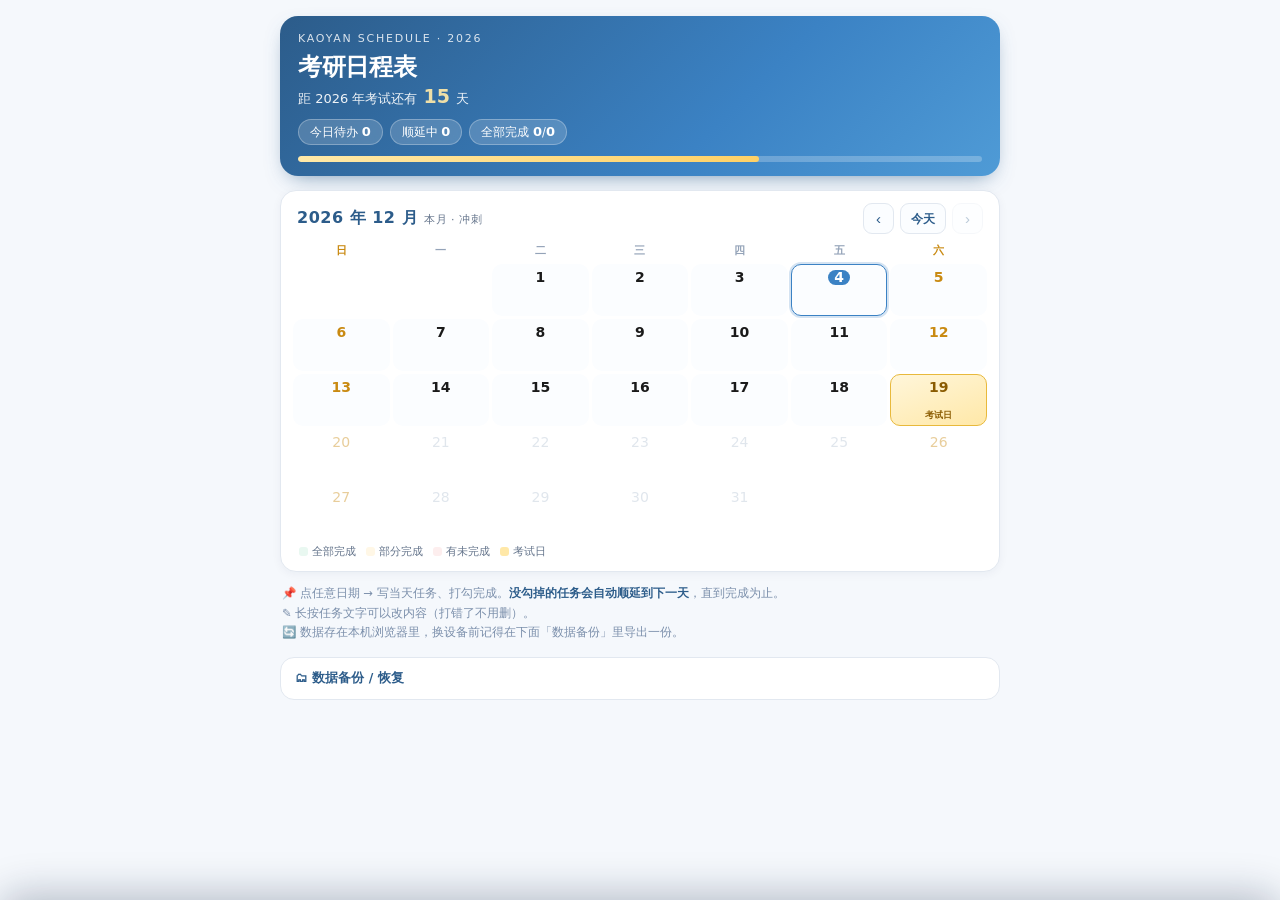
<file: 日程表.html>
<!DOCTYPE html>
<html lang="zh-CN">
<head>
<meta charset="UTF-8">
<meta name="viewport" content="width=device-width, initial-scale=1.0, viewport-fit=cover">
<meta name="robots" content="noindex, nofollow, noarchive, nosnippet">
<title>考研日程表</title>
<link rel="apple-touch-icon" href="apple-touch-icon.png">
<meta name="apple-mobile-web-app-capable" content="yes">
<meta name="apple-mobile-web-app-status-bar-style" content="default">
<meta name="apple-mobile-web-app-title" content="考研日程">
<style>
  :root{
    --blue:#2c5c8a; --blue2:#3b82c4; --ink:#1a1a1a; --muted:#64748b;
    --line:#e2e8f0; --line2:#cfe0ee; --bg:#f5f8fc; --card:#ffffff;
    --ok:#2f9e6f; --okbg:#e9f8f1; --warn:#c98a12; --warnbg:#fff7e6; --late:#c0504d; --latebg:#fdeeee;
  }
  *{box-sizing:border-box;-webkit-tap-highlight-color:transparent;}
  html,body{margin:0;padding:0;}
  body{
    background:var(--bg);color:var(--ink);
    font-family:-apple-system,"Noto Sans CJK SC","Microsoft YaHei",system-ui,sans-serif;
    padding:calc(16px + env(safe-area-inset-top)) 14px calc(30px + env(safe-area-inset-bottom));
    min-height:100vh;
  }
  .wrap{max-width:720px;margin:0 auto;}

  /* —— 头部 —— */
  .hero{
    background:linear-gradient(135deg,#2c5c8a,#3b82c4 62%,#4f9bd6);
    color:#fff;border-radius:18px;padding:16px 18px 14px;
    box-shadow:0 8px 22px -10px rgba(44,92,138,.75);
  }
  .hero .eyebrow{font-size:11px;letter-spacing:.16em;opacity:.82;text-transform:uppercase;}
  .hero h1{margin:6px 0 2px;font-size:24px;font-weight:800;letter-spacing:-.3px;}
  .hero .cd{font-size:13px;opacity:.92;}
  .hero .cd b{font-size:19px;font-weight:800;color:#ffe9a8;padding:0 2px;}
  .hero .bar{height:6px;border-radius:99px;background:rgba(255,255,255,.24);margin-top:11px;overflow:hidden;}
  .hero .bar i{display:block;height:100%;border-radius:99px;background:linear-gradient(90deg,#ffe9a8,#ffd166);width:0;transition:width .5s;}
  .chips{display:flex;flex-wrap:wrap;gap:7px;margin-top:11px;}
  .chip{font-size:11.5px;background:rgba(255,255,255,.17);border:1px solid rgba(255,255,255,.28);
    border-radius:99px;padding:4px 11px;backdrop-filter:blur(4px);}
  .chip b{font-weight:800;font-size:13px;}

  /* —— 日历卡 —— */
  .calcard{background:var(--card);border:1px solid var(--line);border-radius:16px;
    margin-top:14px;padding:10px 8px 12px;box-shadow:0 2px 10px rgba(15,40,70,.05);}
  .calhead{display:flex;align-items:center;justify-content:space-between;padding:2px 8px 8px;}
  .calhead .m{font-size:16px;font-weight:800;color:var(--blue);letter-spacing:.5px;}
  .calhead .m small{font-size:11px;font-weight:500;color:var(--muted);margin-left:6px;}
  .nav{display:flex;gap:6px;}
  .nav button{
    border:1px solid var(--line);background:#fbfdff;color:var(--blue);
    width:31px;height:31px;border-radius:9px;font-size:15px;line-height:1;cursor:pointer;
  }
  .nav button:disabled{opacity:.32;cursor:default;}
  .nav .today{width:auto;padding:0 10px;font-size:12px;font-weight:700;}

  .wk{display:grid;grid-template-columns:repeat(7,1fr);gap:3px;padding:0 4px 4px;}
  .wk span{text-align:center;font-size:10.5px;color:#94a3b8;font-weight:600;padding:2px 0;}
  .wk span.we{color:#c98a12;}

  .grid{display:grid;grid-template-columns:repeat(7,1fr);gap:3px;padding:0 4px;}
  .d{
    position:relative;border:1px solid transparent;background:#fbfdff;border-radius:10px;
    min-height:52px;padding:5px 3px 4px;display:flex;flex-direction:column;align-items:center;
    justify-content:flex-start;cursor:pointer;font-family:inherit;color:var(--ink);
    transition:transform .12s,box-shadow .15s;
  }
  .d:active{transform:scale(.96);}
  .d .n{font-size:14px;font-weight:700;line-height:1.1;}
  .d .c{font-size:9.5px;margin-top:2px;color:#94a3b8;font-weight:600;letter-spacing:.2px;}
  .d.pad{background:transparent;border-color:transparent;cursor:default;opacity:.22;}
  .d.out{background:transparent;border-color:transparent;cursor:default;opacity:.42;}
  .d.out .n{font-weight:500;color:#b6c4d4;}
  .d.we .n{color:#c98a12;}
  .d.part{background:var(--warnbg);border-color:#f4dca8;}
  .d.part .c{color:#a9770c;}
  .d.full{background:var(--okbg);border-color:#bfe6d3;}
  .d.full .c{color:var(--ok);}
  .d.zero{background:var(--latebg);border-color:#f6d5d4;}
  .d.zero .c{color:var(--late);}
  .d.today{border-color:var(--blue2);box-shadow:0 0 0 2px rgba(59,130,196,.22);}
  .d.today .n{color:#fff;background:var(--blue2);border-radius:99px;padding:0 6px;min-width:20px;text-align:center;}
  .d.exam{background:linear-gradient(160deg,#fff6da,#ffe8a8);border-color:#e8b93c;}
  .d.exam .n{color:#8a5b00;font-weight:800;}
  .d.exam .c{color:#8a5b00;}
  .d.exam::after{content:"考试日";position:absolute;bottom:3px;font-size:8.5px;color:#8a5b00;font-weight:800;letter-spacing:.3px;}
  .d.exam .c{display:none;}
  .d .dt{position:absolute;top:4px;right:4px;width:5px;height:5px;border-radius:50%;background:#3b82c4;}

  .legend{display:flex;flex-wrap:wrap;gap:10px;padding:9px 10px 0;font-size:10.5px;color:var(--muted);}
  .legend i{display:inline-block;width:9px;height:9px;border-radius:3px;margin-right:4px;vertical-align:-1px;border:1px solid transparent;}
  .lg-ok{background:var(--okbg);border-color:#bfe6d3;}
  .lg-part{background:var(--warnbg);border-color:#f4dca8;}
  .lg-zero{background:var(--latebg);border-color:#f6d5d4;}
  .lg-exam{background:#ffe8a8;border-color:#e8b93c;}

  .tips{margin:12px 2px 0;font-size:11.5px;color:#7b8fab;line-height:1.7;}
  .tips b{color:var(--blue);}

  /* —— 底部弹层 —— */
  .mask{position:fixed;inset:0;background:rgba(10,22,38,.42);opacity:0;pointer-events:none;
    transition:opacity .22s;z-index:40;backdrop-filter:blur(2px);}
  .mask.on{opacity:1;pointer-events:auto;}
  .sheet{position:fixed;left:0;right:0;bottom:0;z-index:50;background:#fff;
    border-radius:20px 20px 0 0;max-height:88vh;display:flex;flex-direction:column;
    transform:translateY(102%);transition:transform .28s cubic-bezier(.2,.8,.2,1);
    box-shadow:0 -8px 40px rgba(10,30,60,.28);
    padding-bottom:env(safe-area-inset-bottom);}
  .sheet.on{transform:translateY(0);}
  .grab{width:38px;height:4px;border-radius:99px;background:#e2e8f0;margin:8px auto 0;flex:0 0 auto;}
  .sh-h{display:flex;align-items:flex-start;gap:10px;padding:10px 16px 8px;flex:0 0 auto;
    border-bottom:1px solid #f1f5f9;}
  .sh-h h2{margin:0;font-size:17px;color:var(--blue);font-weight:800;}
  .sh-h .sub{font-size:11.5px;color:var(--muted);margin-top:3px;}
  .x{margin-left:auto;border:none;background:#f1f5f9;color:#64748b;width:30px;height:30px;
    border-radius:50%;font-size:14px;cursor:pointer;flex:0 0 auto;}
  .pbar{height:5px;background:#eef2f7;border-radius:99px;margin:10px 16px 0;overflow:hidden;flex:0 0 auto;}
  .pbar i{display:block;height:100%;background:linear-gradient(90deg,#3b82c4,#4fd1a5);width:0;transition:width .3s;}
  .sh-body{overflow-y:auto;-webkit-overflow-scrolling:touch;padding:6px 12px 10px;flex:1 1 auto;}

  .sec{font-size:11px;color:#8fa3ba;font-weight:700;letter-spacing:.08em;
    padding:10px 4px 6px;display:flex;align-items:center;gap:6px;}
  .sec em{font-style:normal;background:#eef4fa;color:var(--blue);border-radius:99px;padding:0 6px;font-size:10px;}

  .task{display:flex;align-items:flex-start;gap:9px;padding:9px 10px;margin:4px 0;
    border:1px solid var(--line);border-radius:11px;background:#fcfdff;}
  .task.ok{background:#f7fbf9;border-color:#dcefe5;}
  .ck{flex:0 0 auto;width:21px;height:21px;border-radius:6px;border:1.6px solid #c3d3e3;
    background:#fff;color:#fff;font-size:13px;line-height:1;display:flex;align-items:center;
    justify-content:center;cursor:pointer;padding:0;margin-top:1px;}
  .task.ok .ck{background:var(--ok);border-color:var(--ok);}
  .tx{flex:1 1 auto;font-size:14px;line-height:1.55;word-break:break-word;cursor:pointer;}
  .task.ok .tx{color:#94a3b8;text-decoration:line-through;}
  .badge{display:inline-block;font-size:10px;color:#c98a12;background:#fff7e6;
    border:1px solid #f4dca8;border-radius:99px;padding:0 6px;margin-right:5px;vertical-align:1px;}
  .doneon{display:block;font-size:10px;color:#8aa79a;margin-top:2px;text-decoration:none;}
  .del{flex:0 0 auto;border:none;background:transparent;color:#cbd5e1;font-size:13px;
    cursor:pointer;padding:2px 2px 0;line-height:1;}

  .empty{text-align:center;color:#a8b8cb;font-size:12.5px;padding:20px 0 10px;line-height:1.8;}

  .add{display:flex;gap:8px;padding:9px 14px calc(12px + env(safe-area-inset-bottom));
    border-top:1px solid #f1f5f9;background:#fff;flex:0 0 auto;}
  .add input{flex:1 1 auto;border:1px solid var(--line2);border-radius:11px;padding:10px 12px;
    font-size:14px;font-family:inherit;outline:none;background:#fbfdff;color:var(--ink);}
  .add input:focus{border-color:var(--blue2);background:#fff;}
  .add button{flex:0 0 auto;border:none;border-radius:11px;padding:0 17px;font-size:18px;
    background:linear-gradient(135deg,#2c5c8a,#3b82c4);color:#fff;cursor:pointer;font-weight:700;}

  /* —— 备份 —— */
  .backup{margin-top:14px;background:#fff;border:1px solid var(--line);border-radius:14px;padding:0 14px;}
  .backup>summary{list-style:none;cursor:pointer;font-size:12.5px;color:var(--blue);
    font-weight:700;padding:12px 0;}
  .backup>summary::-webkit-details-marker{display:none;}
  .backup .bk{padding-bottom:14px;}
  .backup textarea{width:100%;height:110px;border:1px solid var(--line2);border-radius:10px;
    padding:8px;font-size:11px;font-family:ui-monospace,Menlo,monospace;resize:vertical;
    background:#fbfdff;color:#334155;outline:none;}
  .bkbtns{display:flex;gap:8px;margin-top:8px;flex-wrap:wrap;}
  .bkbtns button{border:1px solid var(--line2);background:#f8fbff;color:var(--blue);
    border-radius:9px;padding:7px 12px;font-size:12px;font-weight:600;cursor:pointer;font-family:inherit;}
  .bkbtns button.danger{color:#b23b38;border-color:#f0d1d0;background:#fdf4f4;}
  .hint{font-size:11px;color:#94a3b8;margin:7px 0 0;line-height:1.6;}

  .toast{position:fixed;left:50%;bottom:calc(88px + env(safe-area-inset-bottom));transform:translate(-50%,12px);
    background:rgba(25,45,70,.94);color:#fff;font-size:12.5px;padding:8px 16px;border-radius:99px;
    opacity:0;pointer-events:none;transition:opacity .2s,transform .2s;z-index:60;white-space:nowrap;}
  .toast.on{opacity:1;transform:translate(-50%,0);}
  @media(max-width:380px){.d{min-height:46px;}.d .n{font-size:13px;}.hero h1{font-size:21px;}}
</style>
</head>
<body>
<div class="wrap">

  <section class="hero">
    <div class="eyebrow">Kaoyan Schedule · 2026</div>
    <h1>考研日程表</h1>
    <div class="cd" id="cd">距 2026 年考试还有 <b>--</b> 天</div>
    <div class="chips">
      <span class="chip">今日待办 <b id="c-today">0</b></span>
      <span class="chip">顺延中 <b id="c-carry">0</b></span>
      <span class="chip">全部完成 <b id="c-done">0</b>/<b id="c-all">0</b></span>
    </div>
    <div class="bar"><i id="cdbar"></i></div>
  </section>

  <section class="calcard">
    <div class="calhead">
      <div class="m"><span id="ym"></span><small id="ymsub"></small></div>
      <div class="nav">
        <button id="prev" aria-label="上个月">‹</button>
        <button id="today-btn" class="today">今天</button>
        <button id="next" aria-label="下个月">›</button>
      </div>
    </div>
    <div class="wk">
      <span class="we">日</span><span>一</span><span>二</span><span>三</span><span>四</span><span>五</span><span class="we">六</span>
    </div>
    <div class="grid" id="grid"></div>
    <div class="legend">
      <span><i class="lg-ok"></i>全部完成</span>
      <span><i class="lg-part"></i>部分完成</span>
      <span><i class="lg-zero"></i>有未完成</span>
      <span><i class="lg-exam"></i>考试日</span>
    </div>
  </section>

  <div class="tips">
    📌 点任意日期 → 写当天任务、打勾完成。<b>没勾掉的任务会自动顺延到下一天</b>，直到完成为止。<br>
    ✎ 长按任务文字可以改内容（打错了不用删）。<br>
    🔄 数据存在本机浏览器里，换设备前记得在下面「数据备份」里导出一份。
  </div>

  <details class="backup">
    <summary>🗂 数据备份 / 恢复</summary>
    <div class="bk">
      <textarea id="bk" spellcheck="false" placeholder="点「导出」把数据变成文本，复制保存；换设备时粘回来点「恢复」。"></textarea>
      <div class="bkbtns">
        <button id="exp">导出到框内</button>
        <button id="expdl">下载 .json</button>
        <button id="imp">从框内恢复</button>
        <button id="clr" class="danger">清空全部</button>
      </div>
      <p class="hint">恢复会覆盖当前数据，操作前建议先导出一份。</p>
    </div>
  </details>
</div>

<div class="mask" id="mask"></div>
<section class="sheet" id="sheet">
  <div class="grab"></div>
  <div class="sh-h">
    <div>
      <h2 id="sh-date">—</h2>
      <div class="sub" id="sh-sub"></div>
    </div>
    <button class="x" id="sh-close">✕</button>
  </div>
  <div class="pbar"><i id="sh-bar"></i></div>
  <div class="sh-body" id="sh-body"></div>
  <div class="add">
    <input id="newtask" type="text" maxlength="120" placeholder="写一个今日任务…" enterkeyhint="done" autocomplete="off">
    <button id="addbtn" aria-label="添加">＋</button>
  </div>
</section>

<div class="toast" id="toast"></div>

<script>
(function(){
  "use strict";
  var START="2026-11-03";
  var EXAM="2026-12-19";
  var KEY="kaoyan_schedule_v1";

  var $=function(s){return document.querySelector(s);};
  function pad(n){return n<10?"0"+n:""+n;}
  function fmt(d){return d.getFullYear()+"-"+pad(d.getMonth()+1)+"-"+pad(d.getDate());}
  function parseDay(s){var p=s.split("-");return new Date(+p[0],+p[1]-1,+p[2]);}
  function addDaysDay(s,n){var d=parseDay(s);d.setDate(d.getDate()+n);return fmt(d);}
  function spanDays(a,b){return Math.round((parseDay(b)-parseDay(a))/86400000);}
  function esc(s){return String(s).replace(/[&<>"']/g,function(c){
    return ({"&":"&amp;","<":"&lt;",">":"&gt;",'"':"&quot;","'":"&#39;"})[c];});}
  function mmdd(s){var p=s.split("-");return (+p[1])+"/"+(+p[2]);}

  var DB={tasks:[]};
  function load(){
    try{
      var raw=localStorage.getItem(KEY);
      if(raw){
        var d=JSON.parse(raw);
        if(d&&Array.isArray(d.tasks)){
          DB.tasks=d.tasks.filter(function(t){return t&&t.id&&t.date&&typeof t.text==="string";});
        }
      }
    }catch(e){}
  }
  function save(){
    try{ localStorage.setItem(KEY,JSON.stringify(DB)); }
    catch(e){ toast("保存失败：存储空间不可用"); }
  }
  function uid(){ return "t"+Date.now().toString(36)+Math.random().toString(36).slice(2,6); }

  var todayStr=fmt(new Date());
  var curDay=todayStr;

  /* ---------- 统计 ---------- */
  function activeOn(day){
    // 当天视角下仍需要处理的任务：当天新增 + 之前未完成（或在此日之后才完成）的顺延任务
    var out={today:[],carry:[]};
    for(var i=0;i<DB.tasks.length;i++){
      var t=DB.tasks[i];
      if(t.date===day){ out.today.push(t); }
      else if(t.date<day && (!t.done || (t.doneOn&&t.doneOn>day))){ out.carry.push(t); }
    }
    out.all=out.today.concat(out.carry);
    return out;
  }
  function doneAsOf(t,day){ return !!(t.done && t.doneOn && t.doneOn<=day); }

  function dayStat(day){
    var a=activeOn(day);
    var done=0;
    for(var i=0;i<a.all.length;i++){ if(doneAsOf(a.all[i],day)) done++; }
    return {total:a.all.length,done:done};
  }

  function renderHero(){
    var left=spanDays(todayStr,EXAM);
    var cd=$("#cd"), bar=$("#cdbar");
    if(left>=0){
      cd.innerHTML="距 2026 年考试还有 <b>"+left+"</b> 天";
      var total=Math.max(1,spanDays(START,EXAM));
      var pct=Math.max(0,Math.min(100,(spanDays(START,todayStr)/total)*100));
      bar.style.width=pct.toFixed(1)+"%";
    }else{
      cd.innerHTML="考试已结束 · 辛苦啦";
      bar.style.width="100%";
    }
    var a=activeOn(todayStr);
    var todo=0,carry=0;
    for(var i=0;i<a.all.length;i++){
      if(!doneAsOf(a.all[i],todayStr)) todo++;
    }
    for(var j=0;j<a.carry.length;j++){
      if(!doneAsOf(a.carry[j],todayStr)) carry++;
    }
    var doneAll=0;
    for(var k=0;k<DB.tasks.length;k++){ if(DB.tasks[k].done) doneAll++; }
    $("#c-today").textContent=todo;
    $("#c-carry").textContent=carry;
    $("#c-done").textContent=doneAll;
    $("#c-all").textContent=DB.tasks.length;
  }

  /* ---------- 日历 ---------- */
  var viewY,viewM;
  (function initView(){
    var base=parseDay(todayStr);
    if(todayStr<START) base=parseDay(START);
    if(todayStr>EXAM) base=parseDay(EXAM);
    viewY=base.getFullYear(); viewM=base.getMonth();
  })();

  function monthIndex(y,m){ return y*12+m; }
  var minIdx=monthIndex(parseDay(START).getFullYear(),parseDay(START).getMonth());
  var maxIdx=monthIndex(parseDay(EXAM).getFullYear(),parseDay(EXAM).getMonth());

  function renderCal(){
    $("#ym").textContent=viewY+" 年 "+(viewM+1)+" 月";
    var sub=[];
    if(monthIndex(viewY,viewM)===monthIndex(parseDay(todayStr).getFullYear(),parseDay(todayStr).getMonth())) sub.push("本月");
    if(viewY===2026&&viewM===11) sub.push("冲刺");
    $("#ymsub").textContent=sub.join(" · ");

    var idx=monthIndex(viewY,viewM);
    $("#prev").disabled=(idx<=minIdx);
    $("#next").disabled=(idx>=maxIdx);

    var first=new Date(viewY,viewM,1);
    var startWk=first.getDay();
    var dim=new Date(viewY,viewM+1,0).getDate();
    var html="";
    for(var i=0;i<startWk;i++) html+='<div class="d pad"></div>';

    for(var d=1;d<=dim;d++){
      var ds=viewY+"-"+pad(viewM+1)+"-"+pad(d);
      var dow=new Date(viewY,viewM,d).getDay();
      var cls="d";
      if(dow===0||dow===6) cls+=" we";
      if(ds<START||ds>EXAM){
        cls+=" out";
        html+='<div class="'+cls+'"><span class="n">'+d+'</span></div>';
        continue;
      }
      var st=dayStat(ds);
      if(ds===EXAM){ cls+=" exam"; }
      else if(st.total>0){
        if(st.done>=st.total) cls+=" full";
        else if(st.done===0) cls+=" zero";
        else cls+=" part";
      }
      if(ds===todayStr) cls+=" today";
      var txt = ds===EXAM ? "" : (st.total>0 ? st.done+"/"+st.total : "");
      html+='<button class="'+cls+'" data-d="'+ds+'"><span class="n">'+d+'</span>'+
            (txt?'<span class="c">'+txt+'</span>':'')+'</button>';
    }
    $("#grid").innerHTML=html;
  }

  /* ---------- 弹层 ---------- */
  var sheet=$("#sheet"), mask=$("#mask");

  function weekdayName(s){
    var w="日一二三四五六";
    return "周"+w[parseDay(s).getDay()];
  }

  function openDay(ds){
    curDay=ds;
    $("#sh-date").textContent=(+ds.slice(5,7))+" 月 "+(+ds.slice(8,10))+" 日 · "+weekdayName(ds);
    var left=spanDays(ds,EXAM);
    var sub=[];
    if(ds===todayStr) sub.push("今天");
    if(left>0) sub.push("距考试 "+left+" 天");
    else if(left===0) sub.push("考试日 · 稳住");
    $("#sh-sub").textContent=sub.join(" · ");
    renderSheet();
    $("#newtask").value="";
    mask.classList.add("on");
    sheet.classList.add("on");
    document.body.style.overflow="hidden";
    setTimeout(function(){ try{ $("#newtask").focus(); }catch(e){} },260);
  }
  function closeSheet(){
    mask.classList.remove("on");
    sheet.classList.remove("on");
    document.body.style.overflow="";
  }

  function renderSheet(){
    var a=activeOn(curDay);
    var body=$("#sh-body");
    var html="";

    if(a.carry.length){
      var cdone=0;
      for(var i=0;i<a.carry.length;i++){ if(doneAsOf(a.carry[i],curDay)) cdone++; }
      html+='<div class="sec">⟳ 顺延任务 <em>'+cdone+"/"+a.carry.length+'</em></div>';
      html+=a.carry.map(function(t){return rowHTML(t,true);}).join("");
    }

    html+='<div class="sec">✍ 今日任务 <em>'+a.today.length+'</em></div>';
    if(a.today.length){
      html+=a.today.map(function(t){return rowHTML(t,false);}).join("");
    }else{
      html+='<div class="empty">今天还没写任务<br>在下面输入框里加一条吧 ↓</div>';
    }

    if(!a.carry.length&&!a.today.length){
      html='<div class="empty">🧘 这一天是空白的<br>想好要做什么，就写下来</div>';
    }

    body.innerHTML=html;

    var st=dayStat(curDay);
    var pct=st.total? Math.round(st.done/st.total*100) : 0;
    $("#sh-bar").style.width=pct+"%";
  }

  function rowHTML(t,isCarry){
    var ok=doneAsOf(t,curDay);
    var badge = isCarry? '<span class="badge">⟳ '+mmdd(t.date)+'</span>' : '';
    var doneon = (ok && t.doneOn!==curDay) ? '<span class="doneon">'+mmdd(t.doneOn)+' 完成</span>' : '';
    return '<div class="task'+(ok?" ok":"")+'" data-id="'+t.id+'">'+
      '<button class="ck" data-act="toggle" aria-label="完成">'+(ok?"✓":"")+'</button>'+
      '<div class="tx" data-act="toggle">'+badge+esc(t.text)+doneon+'</div>'+
      '<button class="del" data-act="del" aria-label="删除">✕</button>'+
      '</div>';
  }

  function toggleTask(id){
    var t=null;
    for(var i=0;i<DB.tasks.length;i++){ if(DB.tasks[i].id===id){ t=DB.tasks[i]; break; } }
    if(!t) return;
    if(t.done){ t.done=false; t.doneOn=null; }
    else{ t.done=true; t.doneOn=curDay; }
    save(); renderSheet(); renderCal(); renderHero();
  }

  function delTask(id){
    if(!confirm("删掉这条任务？")) return;
    DB.tasks=DB.tasks.filter(function(t){return t.id!==id;});
    save(); renderSheet(); renderCal(); renderHero();
    toast("已删除");
  }

  var pressTimer=null, pressFired=false;
  function editTask(id){
    var t=null;
    for(var i=0;i<DB.tasks.length;i++){ if(DB.tasks[i].id===id){ t=DB.tasks[i]; break; } }
    if(!t) return;
    var v=prompt("修改任务内容：",t.text);
    if(v===null) return;
    v=v.replace(/\s+/g," ").trim();
    if(!v||v===t.text) return;
    t.text=v; save(); renderSheet(); toast("已修改");
  }
  $( "#sh-body" ).addEventListener("pointerdown",function(e){
    var tx=e.target.closest(".tx");
    if(!tx) return;
    var row=tx.closest(".task"); if(!row) return;
    pressFired=false;
    clearTimeout(pressTimer);
    pressTimer=setTimeout(function(){
      pressFired=true;
      if(navigator.vibrate){try{navigator.vibrate(12);}catch(err){}}
      editTask(row.getAttribute("data-id"));
    },550);
  });
  ["pointerup","pointercancel","pointerleave","pointermove","scroll"].forEach(function(ev){
    $("#sh-body").addEventListener(ev,function(){ clearTimeout(pressTimer); },{passive:true});
  });

  function addTask(){
    var inp=$("#newtask");
    var v=inp.value.replace(/\s+/g," ").trim();
    if(!v) return;
    DB.tasks.push({id:uid(),text:v,date:curDay,done:false,doneOn:null,ts:Date.now()});
    inp.value="";
    save(); renderSheet(); renderCal(); renderHero();
    var b=$("#sh-body"); if(b) b.scrollTop=b.scrollHeight;
  }

  /* 事件 */
  $("#grid").addEventListener("click",function(e){
    var el=e.target.closest("button.d");
    if(!el||el.classList.contains("pad")||el.classList.contains("out")||!el.getAttribute("data-d")) return;
    openDay(el.getAttribute("data-d"));
  });
  $("#sh-body").addEventListener("click",function(e){
    var el=e.target.closest("[data-act]");
    if(!el) return;
    if(pressFired && el.getAttribute("data-act")==="toggle"){ pressFired=false; return; }
    var row=el.closest(".task");
    if(!row) return;
    var id=row.getAttribute("data-id");
    if(el.getAttribute("data-act")==="del") delTask(id);
    else toggleTask(id);
  });
  $("#addbtn").addEventListener("click",addTask);
  $("#newtask").addEventListener("keydown",function(e){
    if(e.key==="Enter"){ e.preventDefault(); addTask(); }
  });
  $("#sh-close").addEventListener("click",closeSheet);
  mask.addEventListener("click",closeSheet);

  $("#prev").addEventListener("click",function(){
    var idx=monthIndex(viewY,viewM)-1;
    if(idx<minIdx) return;
    viewM--; if(viewM<0){viewM=11;viewY--;} renderCal();
  });
  $("#next").addEventListener("click",function(){
    var idx=monthIndex(viewY,viewM)+1;
    if(idx>maxIdx) return;
    viewM++; if(viewM>11){viewM=0;viewY++;} renderCal();
  });
  $("#today-btn").addEventListener("click",function(){
    var base=parseDay(todayStr);
    if(todayStr<START) base=parseDay(START);
    if(todayStr>EXAM) base=parseDay(EXAM);
    viewY=base.getFullYear(); viewM=base.getMonth(); renderCal();
    openDay(todayStr<START?START:(todayStr>EXAM?EXAM:todayStr));
  });

  /* 备份 */
  $("#exp").addEventListener("click",function(){
    $("#bk").value=JSON.stringify(DB);
    $("#bk").select();
    toast("已生成，复制走就行");
  });
  $("#expdl").addEventListener("click",function(){
    try{
      var blob=new Blob([JSON.stringify(DB,null,2)],{type:"application/json"});
      var a=document.createElement("a");
      a.href=URL.createObjectURL(blob);
      a.download="kaoyan-schedule-"+todayStr+".json";
      document.body.appendChild(a); a.click(); document.body.removeChild(a);
      setTimeout(function(){URL.revokeObjectURL(a.href);},2000);
    }catch(e){ $("#exp").click(); }
  });
  $("#imp").addEventListener("click",function(){
    var raw=$("#bk").value.trim();
    if(!raw){ toast("框里还没有数据"); return; }
    var d;
    try{ d=JSON.parse(raw); }catch(e){ toast("格式不对，粘贴完整 JSON"); return; }
    if(!d||!Array.isArray(d.tasks)){ toast("格式不对：缺少 tasks"); return; }
    if(!confirm("会用框内数据覆盖现在的 "+DB.tasks.length+" 条任务，确定？")) return;
    DB.tasks=d.tasks.filter(function(t){return t&&t.id&&t.date&&typeof t.text==="string";})
      .map(function(t){ return {id:t.id,text:t.text,date:t.date,done:!!t.done,
        doneOn:t.doneOn||null,ts:t.ts||Date.now()}; });
    save(); renderAll(); toast("已恢复 "+DB.tasks.length+" 条");
  });
  $("#clr").addEventListener("click",function(){
    if(!DB.tasks.length){ toast("本来就是空的"); return; }
    if(!confirm("清空全部 "+DB.tasks.length+" 条任务？不可恢复。")) return;
    DB.tasks=[]; save(); renderAll(); toast("已清空");
  });

  /* toast */
  var tid=null;
  function toast(msg){
    var el=$("#toast");
    el.textContent=msg; el.classList.add("on");
    clearTimeout(tid); tid=setTimeout(function(){el.classList.remove("on");},1800);
  }

  function renderAll(){ renderHero(); renderCal(); if(sheet.classList.contains("on")) renderSheet(); }

  load();
  renderAll();

  // 跨零点自动刷新"今天"
  setInterval(function(){
    var now=fmt(new Date());
    if(now!==todayStr){ todayStr=now; renderAll(); }
  },60000);
})();
</script>
</body>
</html>
</file>
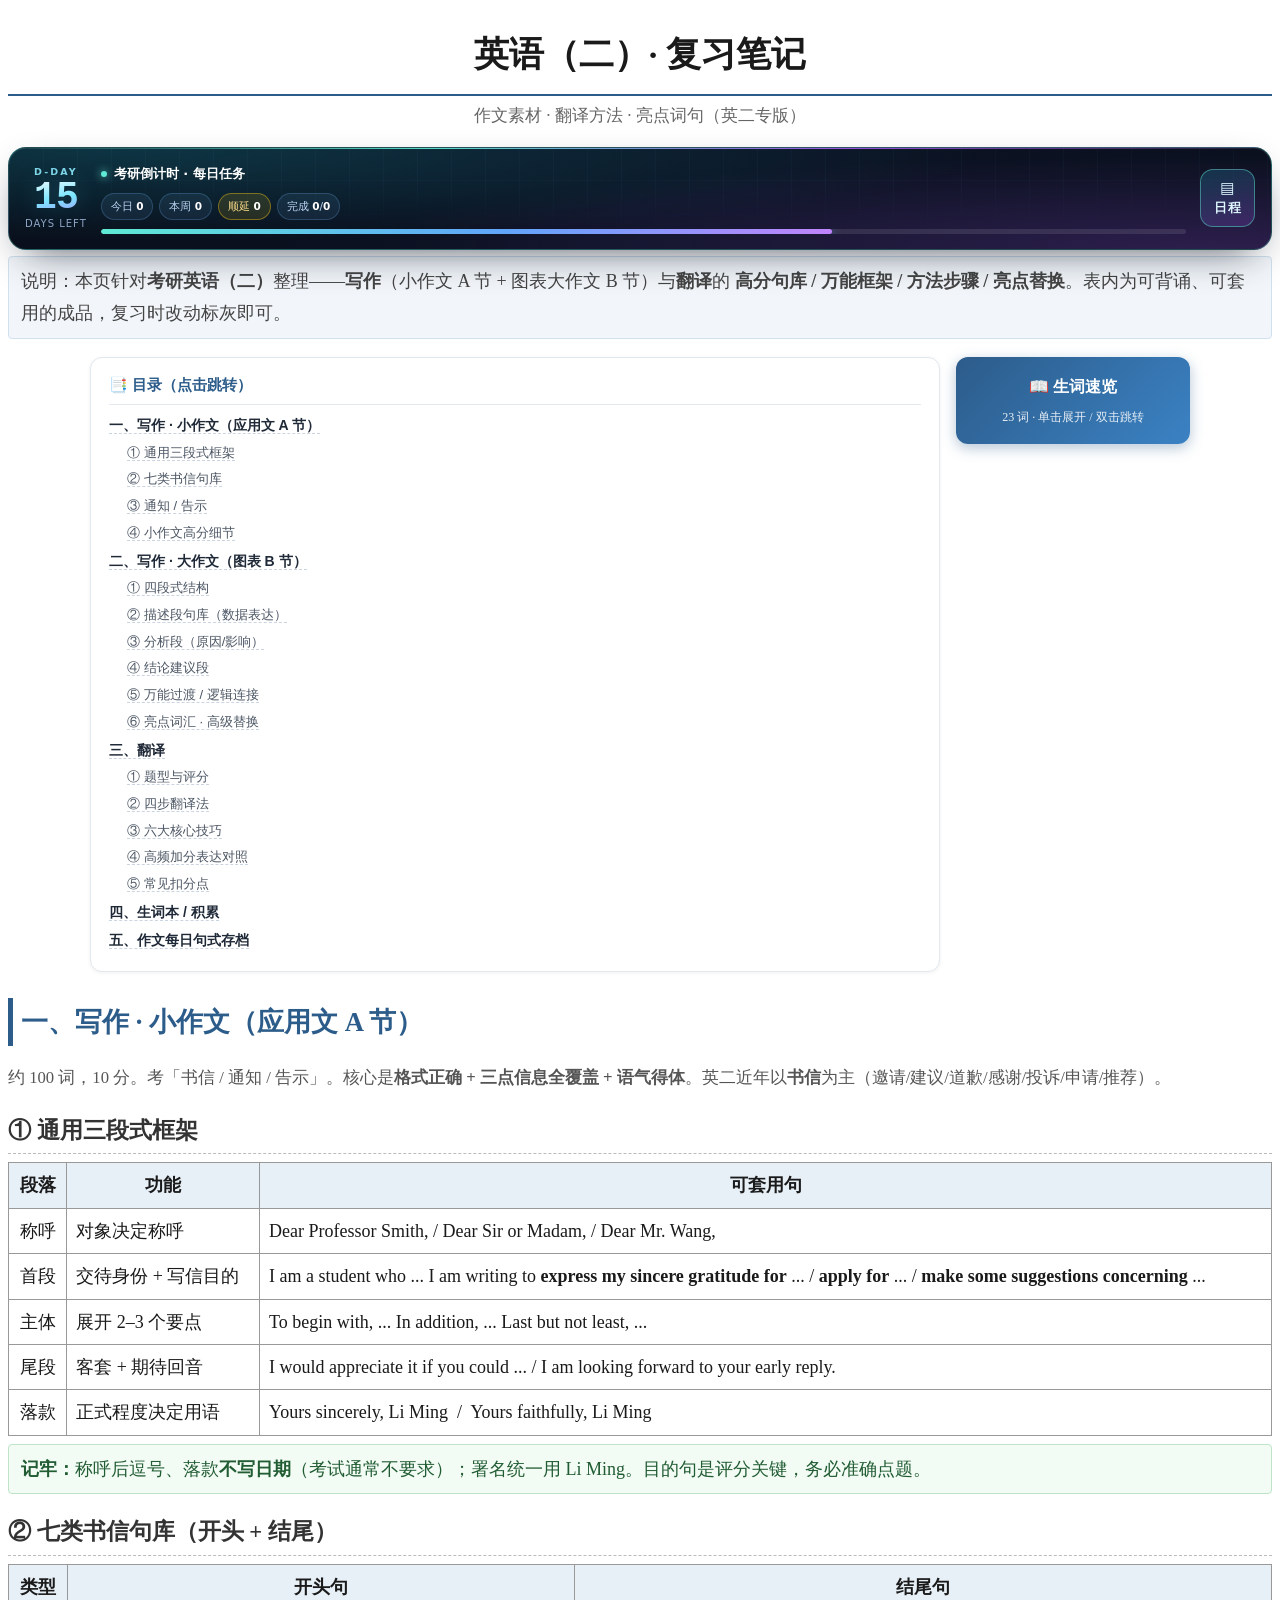
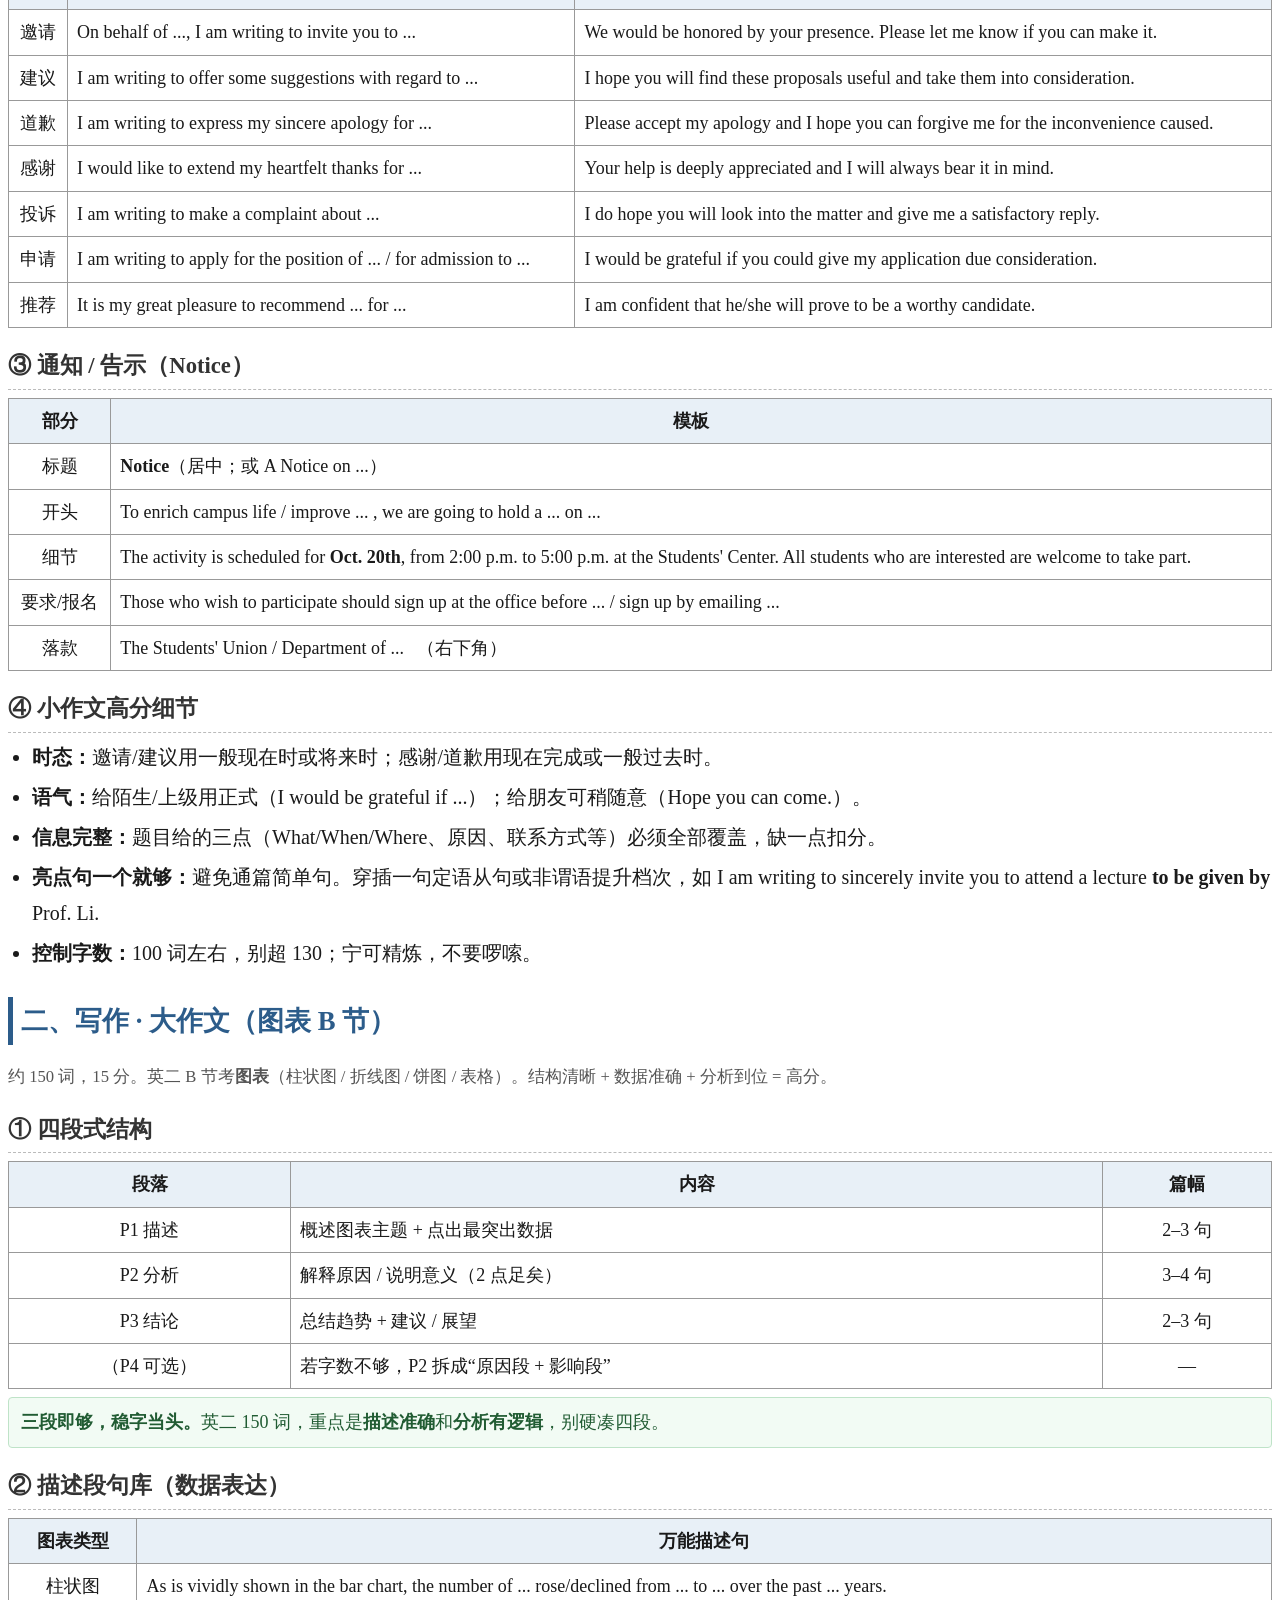
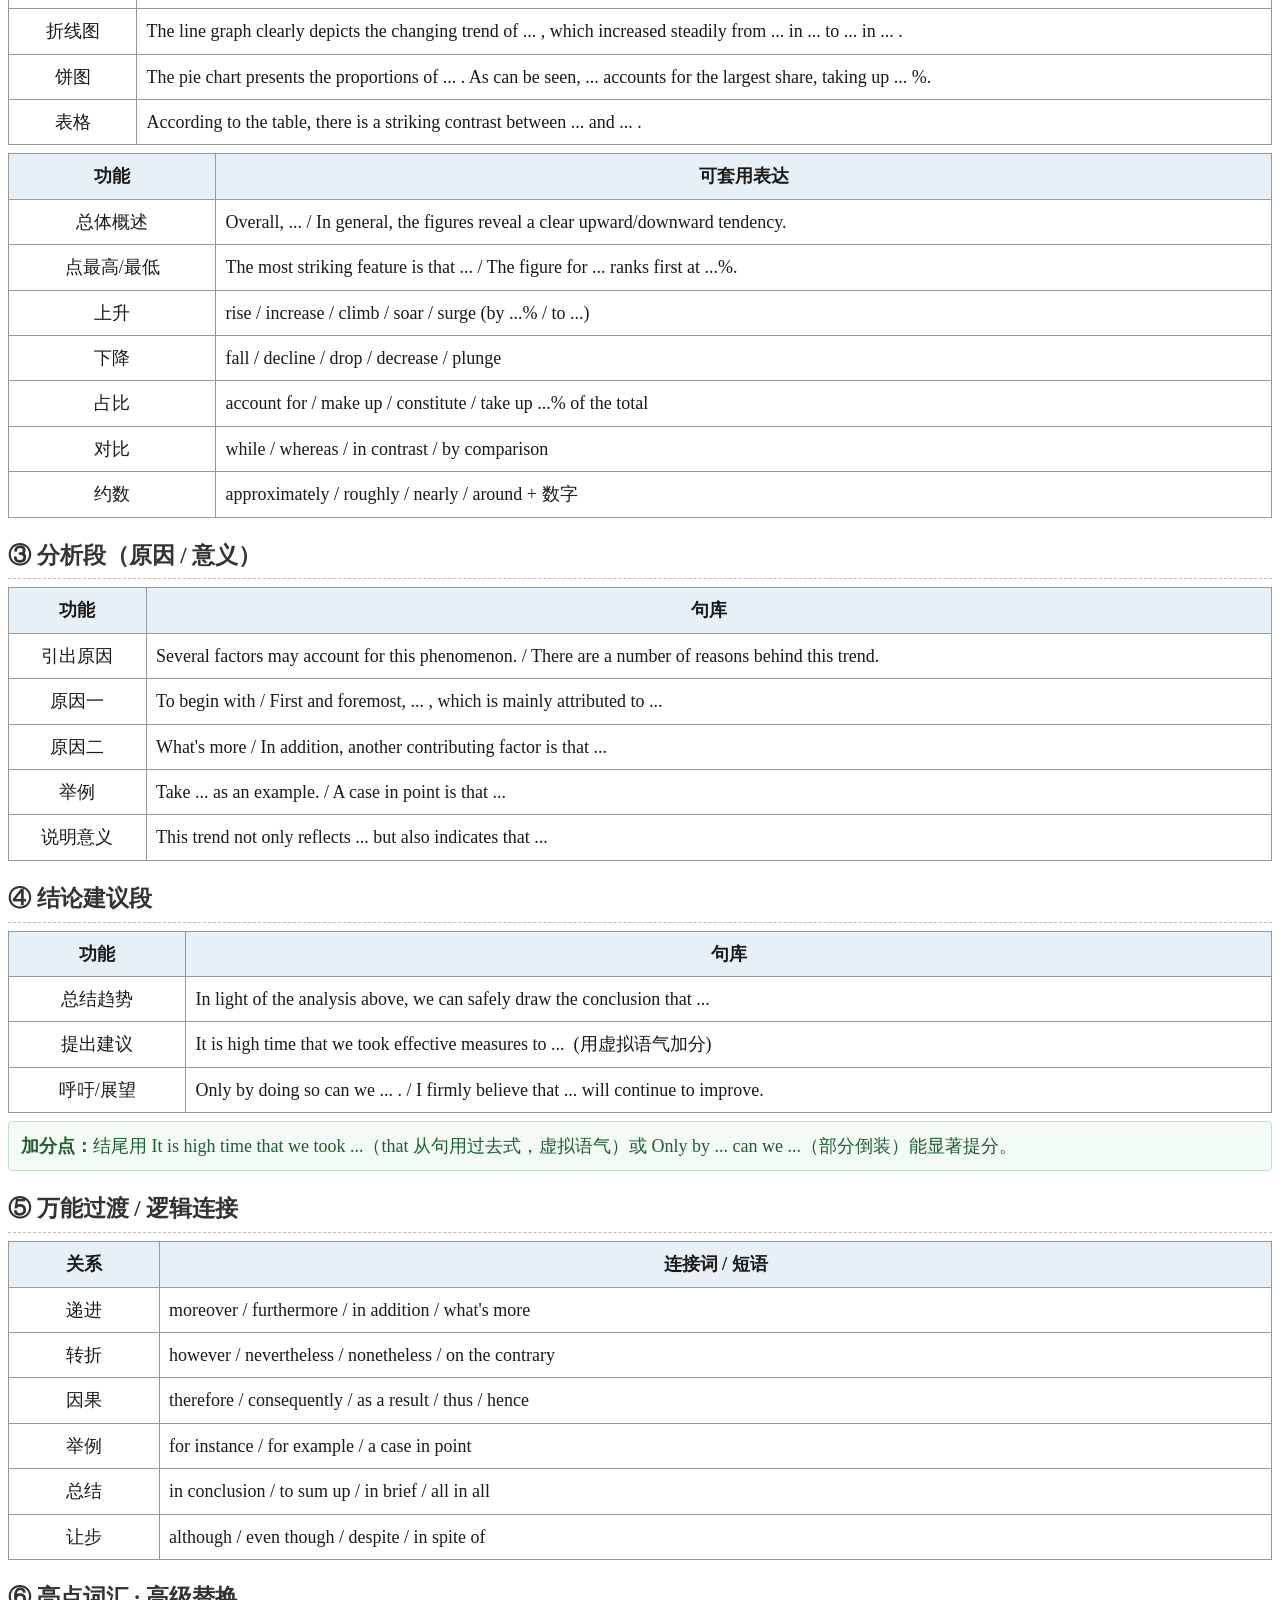
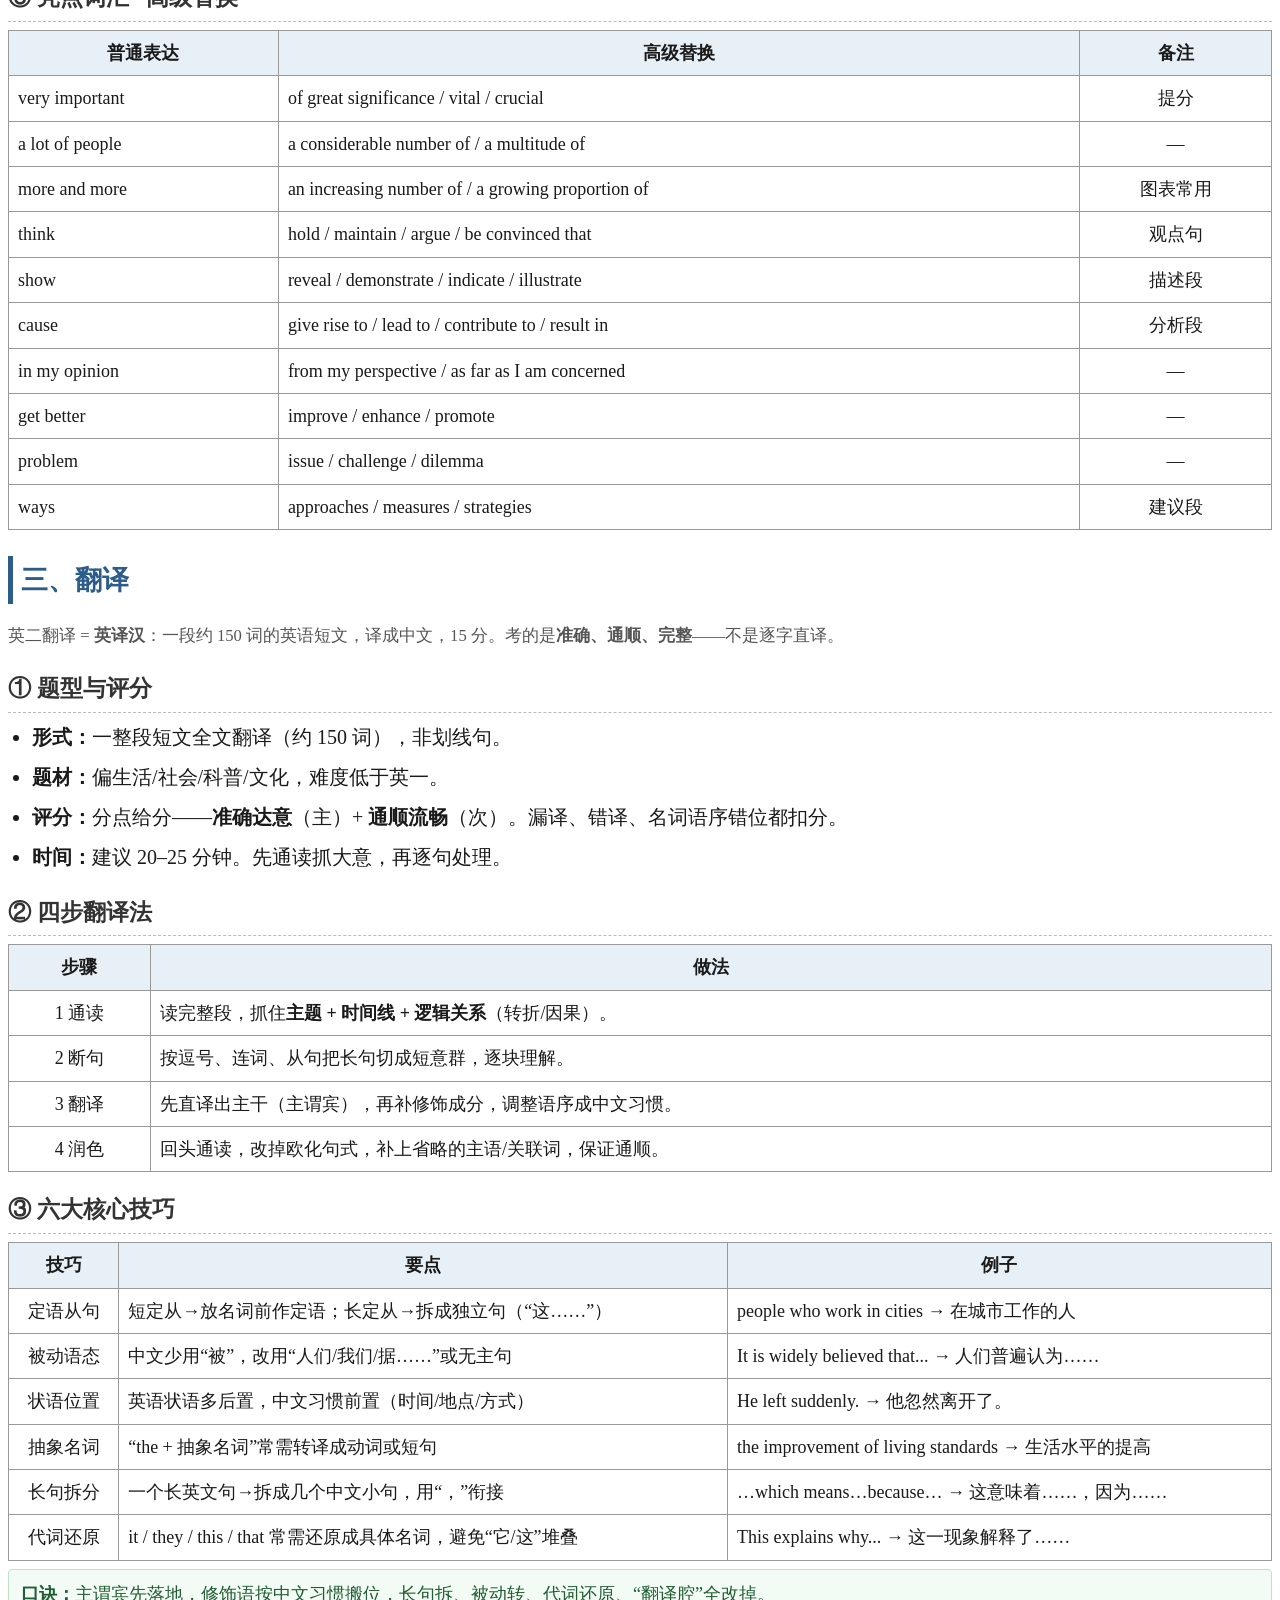
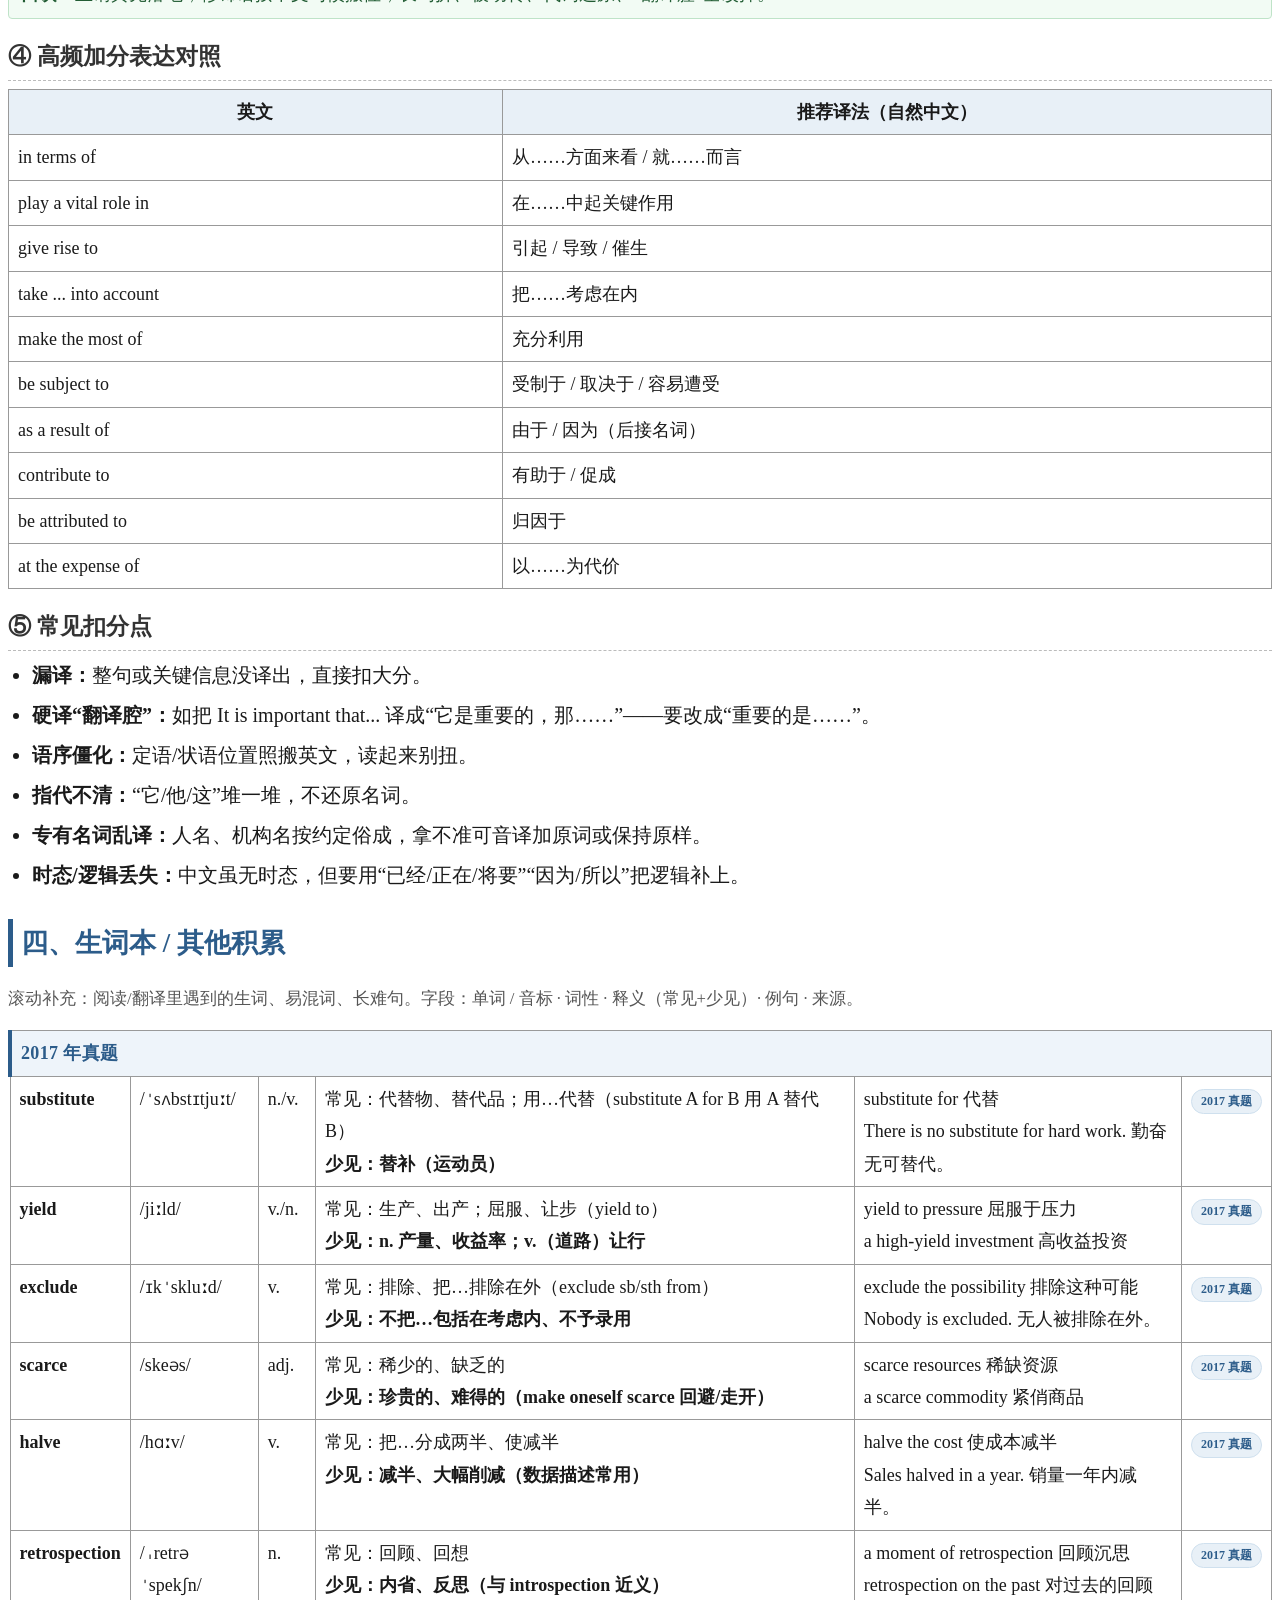
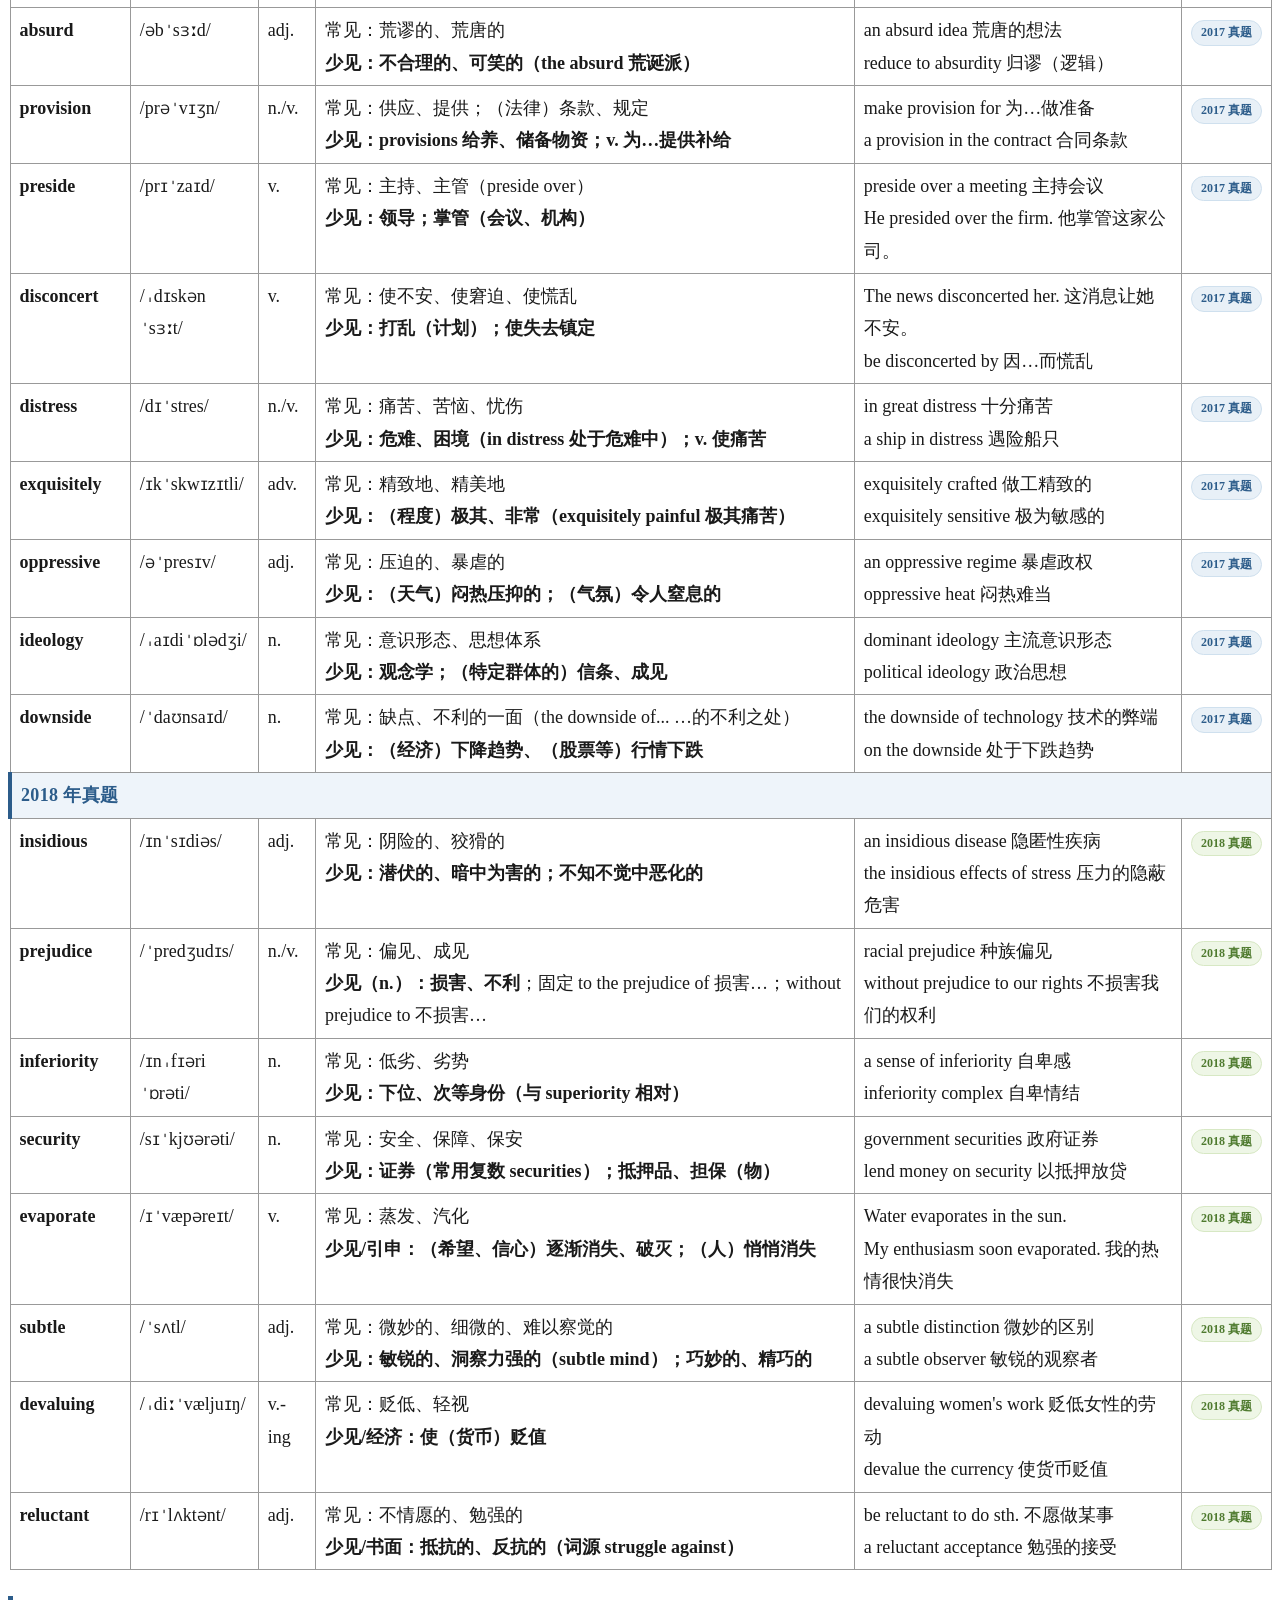
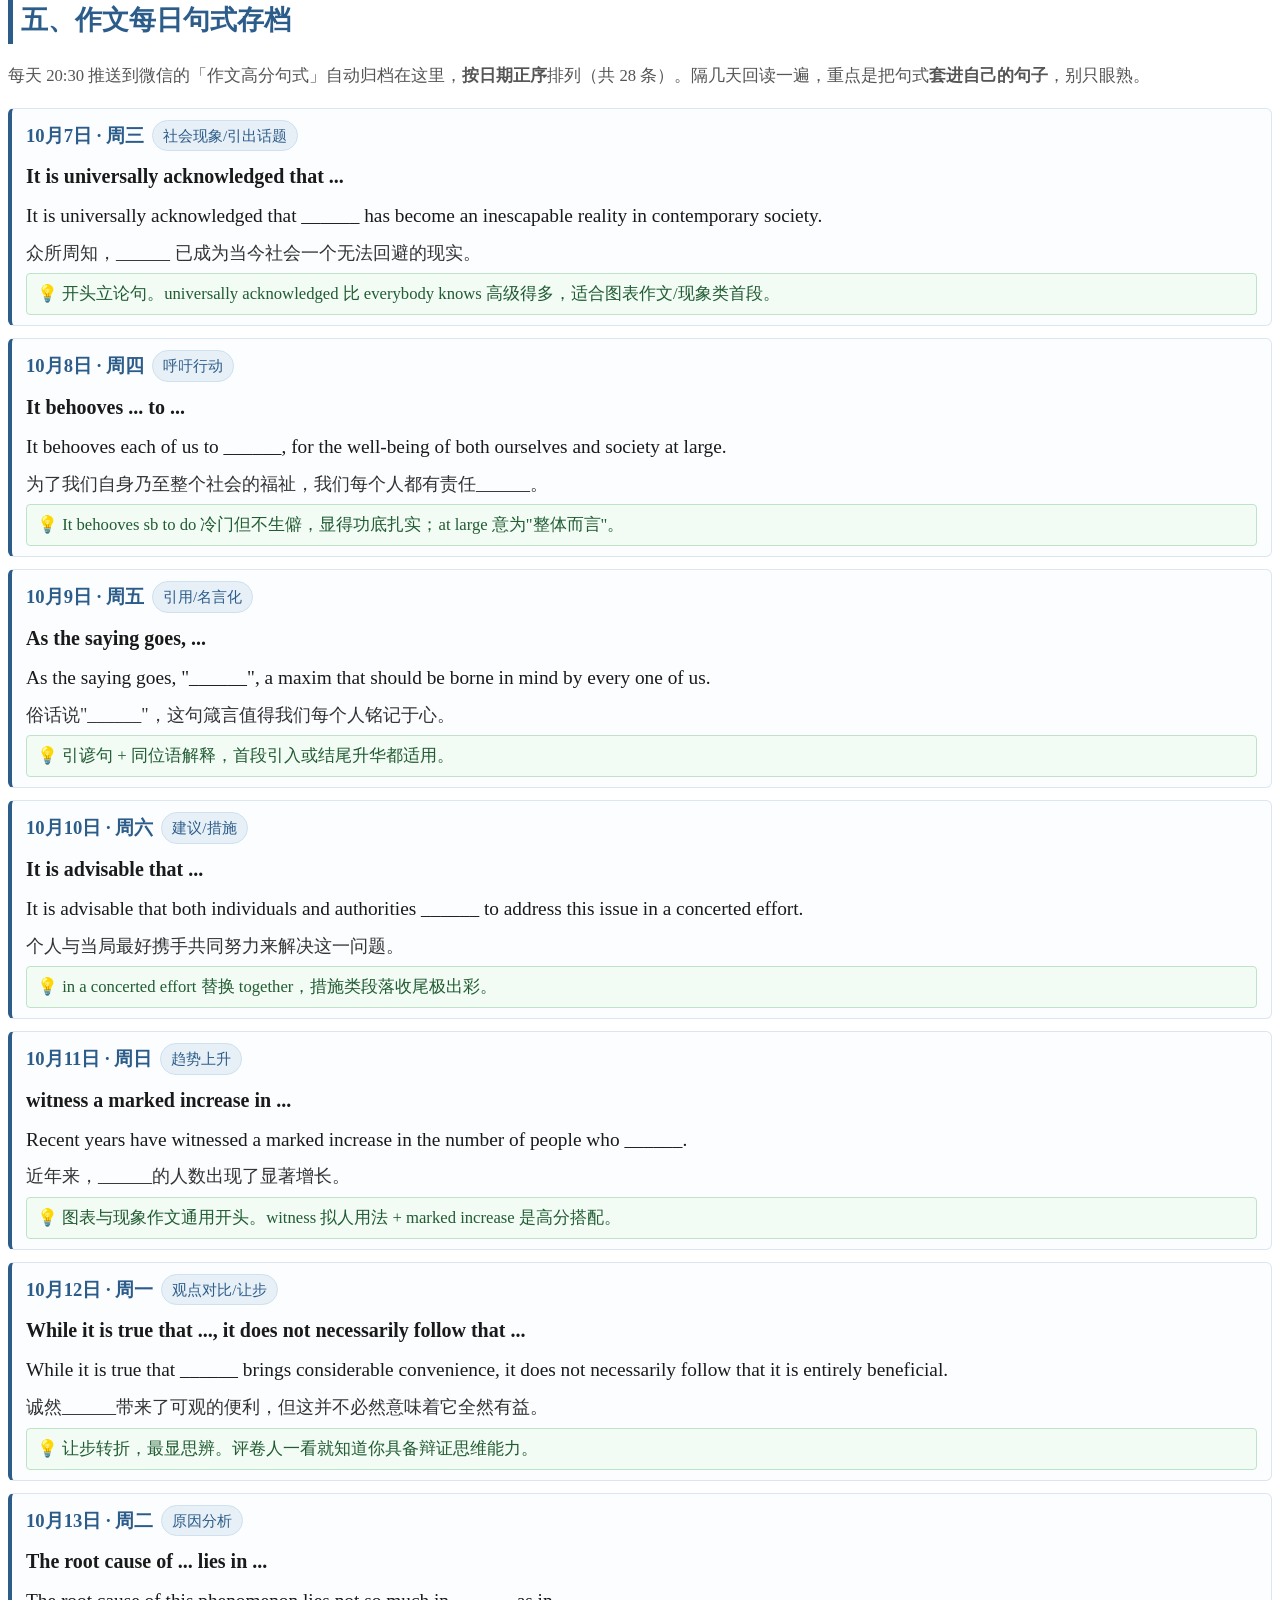
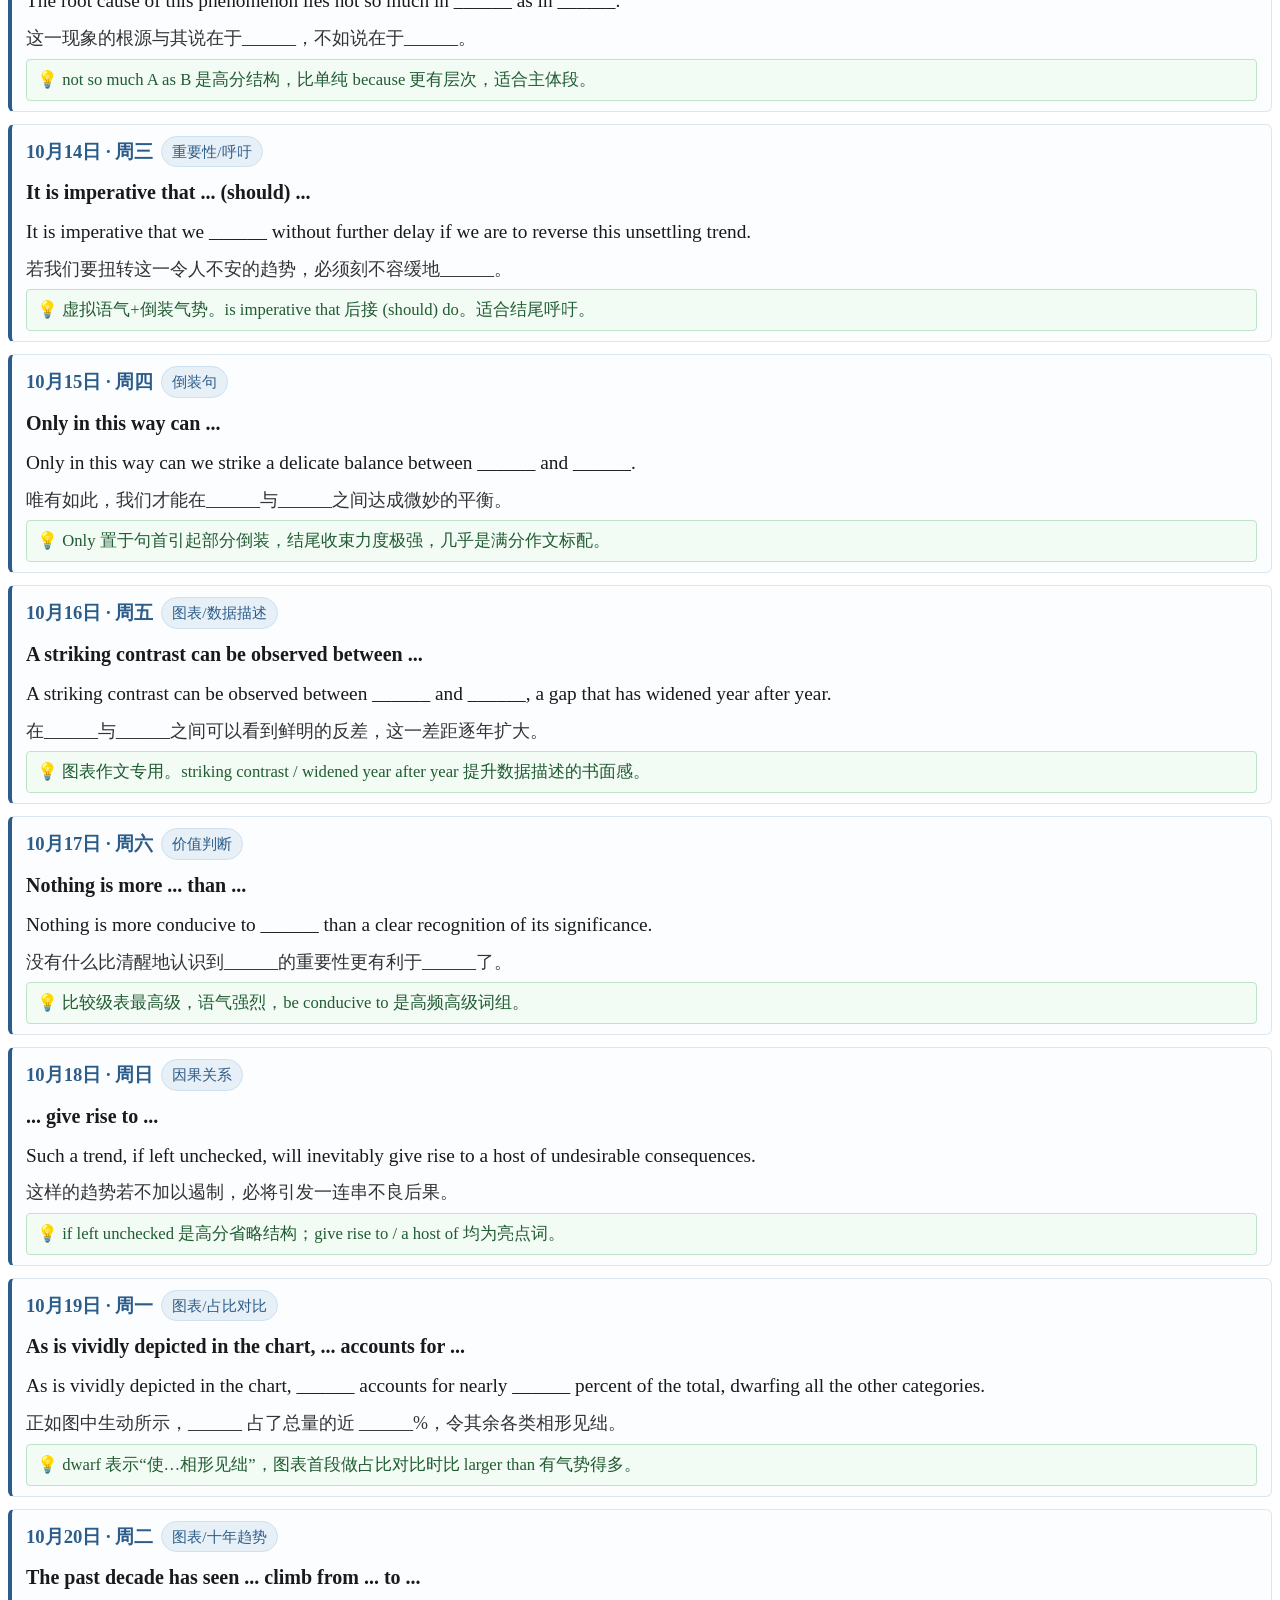
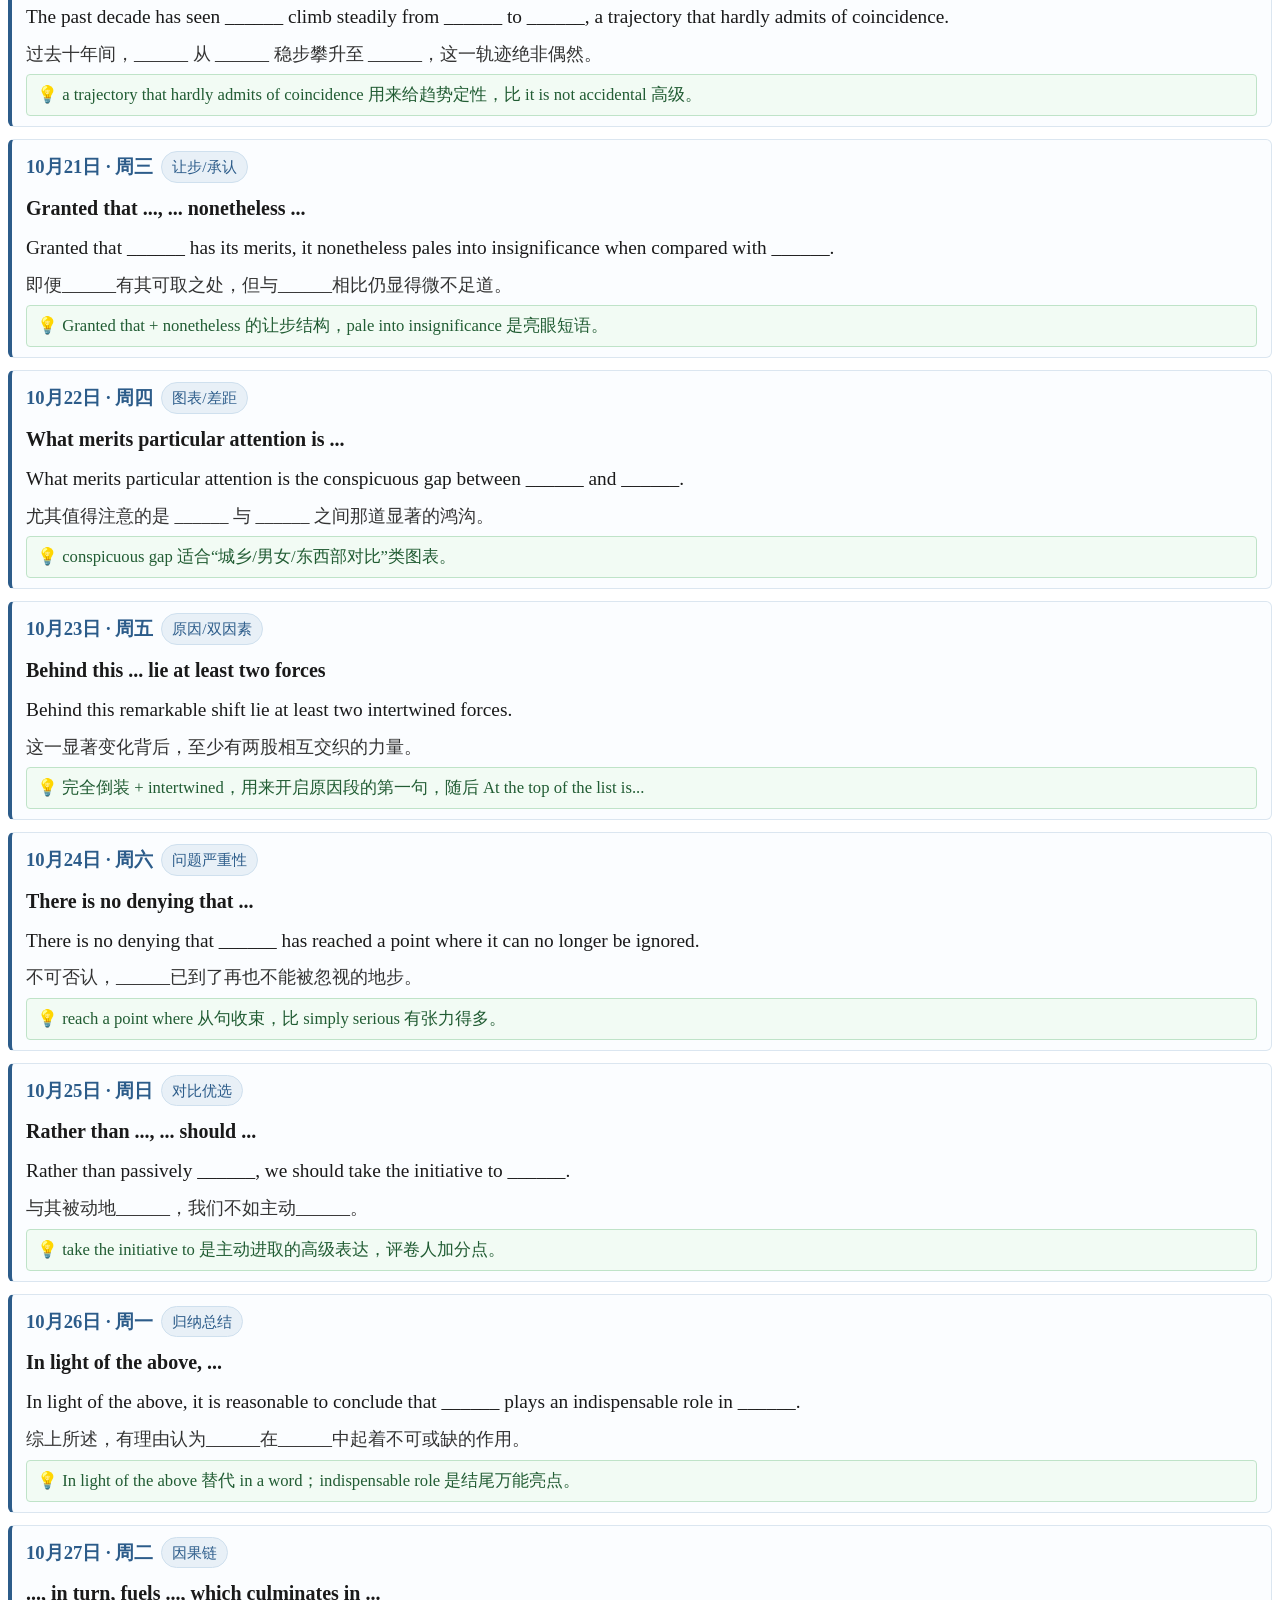
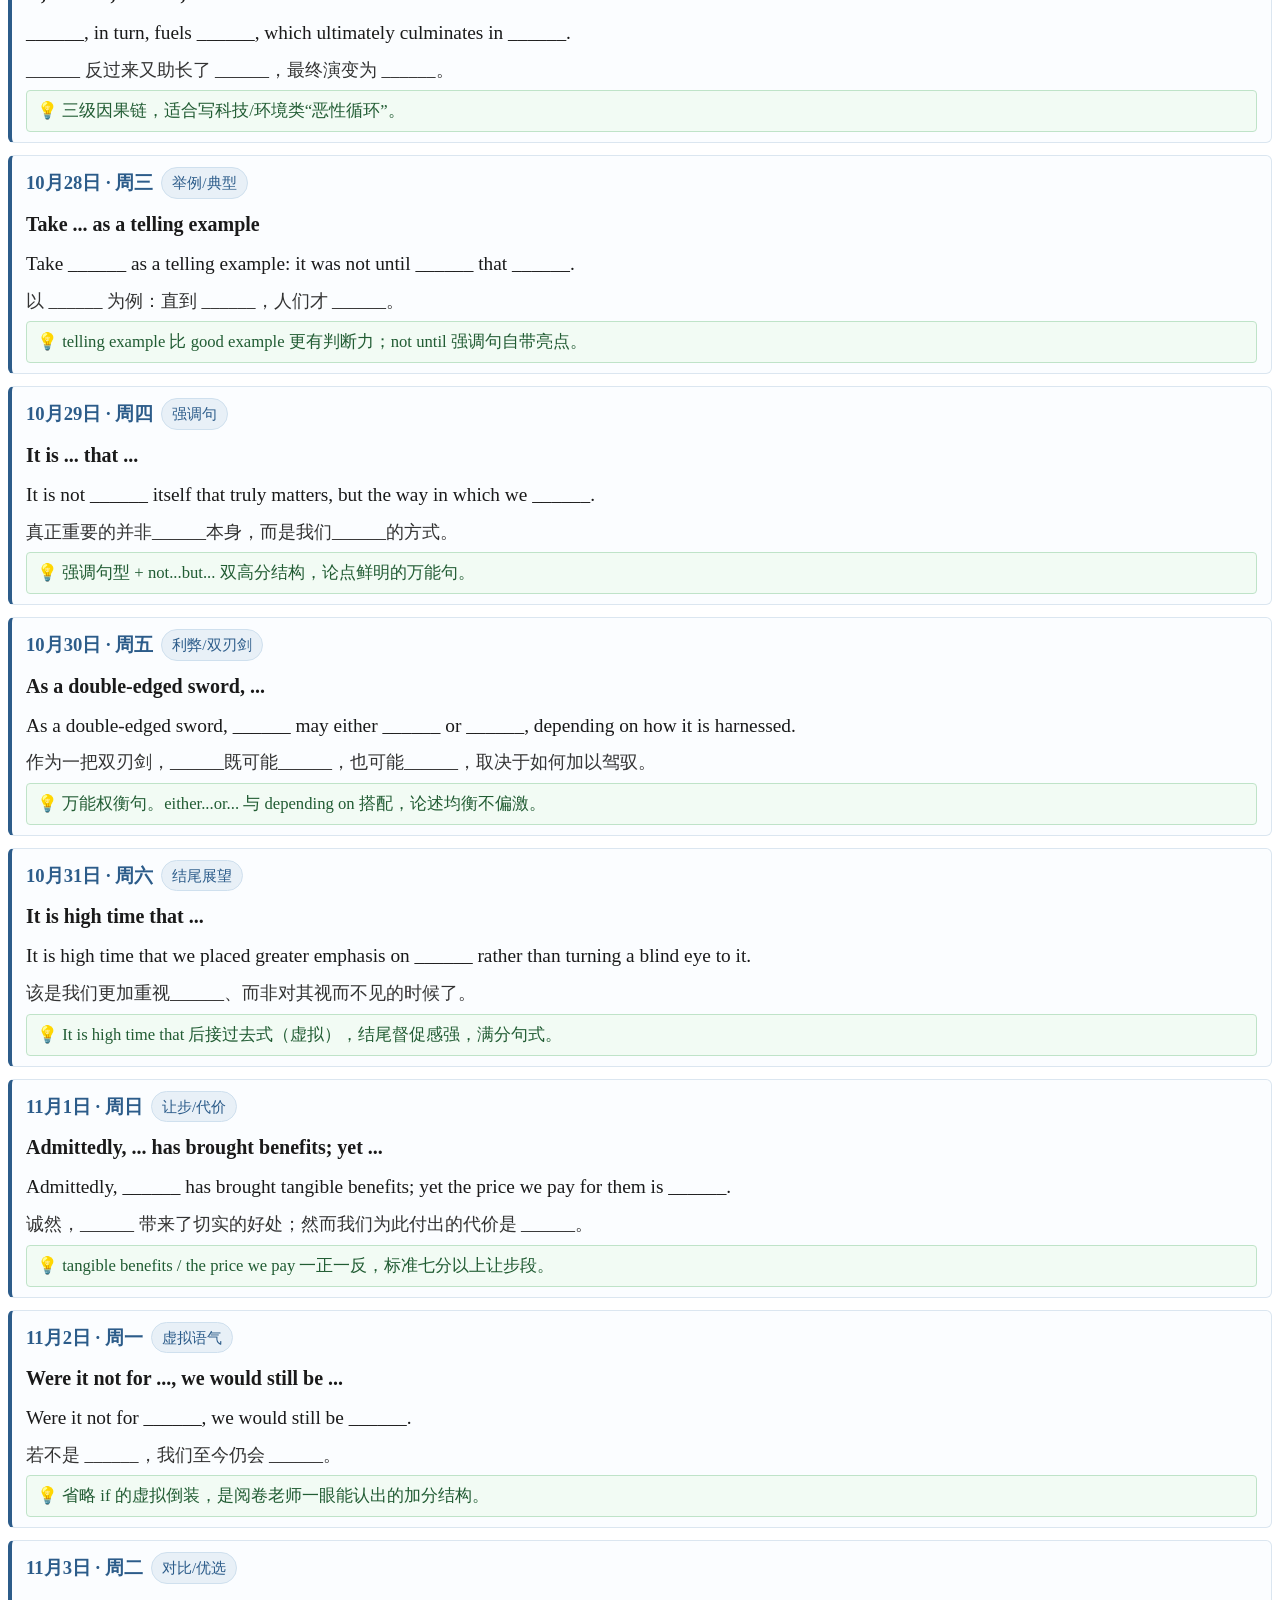
<file: 英语笔记.html>
<!DOCTYPE html>
<html lang="zh-CN">
<head>
<meta charset="UTF-8">
<meta name="viewport" content="width=device-width, initial-scale=1.0, viewport-fit=cover">
<meta name="robots" content="noindex, nofollow, noarchive, nosnippet">
<title>英语（二）· 复习笔记</title>
<link rel="stylesheet" href="assets/katex.min.css">
<script src="assets/katex.min.js"></script>
<script src="assets/auto-render.min.js"></script>
<style>
  @page { margin: 18mm 16mm; }
  body { font-family: "Noto Serif CJK SC", serif; font-size: 15pt; line-height: 1.8; color: #1a1a1a; }
  h1 { font-size: 26pt; text-align: center; border-bottom: 2px solid #2c5c8a; padding-bottom: 8px; margin-bottom: 4px; }
  .subtitle { text-align: center; color: #666; font-size: 13pt; margin-bottom: 16px; }
  h2 { font-size: 20pt; color: #2c5c8a; border-left: 5px solid #2c5c8a; padding-left: 8px; margin-top: 26px; margin-bottom: 10px; }
  h3 { font-size: 17pt; color: #333; margin: 18px 0 6px 0; padding-bottom: 2px; border-bottom: 1px dashed #bbb; }
  h4 { font-size: 15.5pt; color: #2c5c8a; margin: 14px 0 4px 0; }
  .note { background: #f2f6fa; border: 1px solid #cfe0ee; border-radius: 4px; padding: 8px 12px; font-size: 13.5pt; color: #444; margin-bottom: 14px; }
  .warn { background: #fdf3f3; border: 1px solid #f0c9c9; border-radius: 4px; padding: 8px 12px; font-size: 13.5pt; color: #7a2a2a; margin: 8px 0; }
  .tip { background: #f2fbf4; border: 1px solid #bfe3c8; border-radius: 4px; padding: 8px 12px; font-size: 13.5pt; color: #215c33; margin: 8px 0; }
  .en { font-family: Georgia, "Times New Roman", serif; }
  ul { margin: 4px 0 8px 0; padding-left: 24px; }
  li { margin: 4px 0; }
  .field { color: #888; }
  table { border-collapse: collapse; width: 100%; margin: 8px 0; font-size: 13.5pt; }
  th, td { border: 1px solid #999; padding: 6px 9px; text-align: left; vertical-align: top; }
  th { background: #e8f0f7; text-align: center; }
  td.c { text-align: center; }
  .ch { page-break-inside: avoid; }
  .small { font-size: 12.5pt; color: #555; }
  .blank { color: #bbb; }
  code { font-family: "SFMono-Regular", Consolas, monospace; font-size: 13pt; background:#f5f5f5; padding:1px 4px; border-radius:3px; }
  .sent { border:1px solid #dbe6f0; border-left:4px solid #2c5c8a; border-radius:6px; padding:10px 14px; margin:12px 0; background:#fbfdff; page-break-inside:avoid; }
  .sent-h { display:flex; flex-wrap:wrap; gap:8px; align-items:center; margin-bottom:6px; }
  .sent-d { font-weight:700; color:#2c5c8a; font-size:14pt; }
  .sent-tag { background:#e8f0f7; color:#2c5c8a; border:1px solid #cfe0ee; border-radius:999px; padding:1px 10px; font-size:11.5pt; }
  .sent-p { font-weight:700; font-size:15pt; color:#1a1a1a; margin:2px 0 6px; }
  .sent-en { font-size:14.5pt; line-height:1.7; margin-bottom:4px; }
  .sent-cn { font-size:13.5pt; color:#333; margin-bottom:4px; }
  .sent-tip { font-size:12.5pt; color:#215c33; background:#f2fbf4; border:1px solid #bfe3c8; border-radius:4px; padding:5px 10px; }
</style>

<style id="toc-style">
.tocbox{background:#fff;border:1px solid #e2e8f0;border-radius:12px;padding:14px 18px;
  margin:18px auto;max-width:920px;box-shadow:0 1px 4px rgba(0,0,0,.06);
  font-family:-apple-system,"Noto Sans CJK SC","Microsoft YaHei",sans-serif;
  font-size:14px;line-height:1.75;color:#1f2937;}
.tocbox .toc-t{font-weight:700;font-size:15px;color:#2c5c8a;margin:0 0 8px;
  padding-bottom:6px;border-bottom:1px solid #e2e8f0;}
.tocbox ul{list-style:none;margin:0;padding:0;}
.tocbox li{margin:4px 0;}
.tocbox a{color:#1f2937;text-decoration:none;border-bottom:1px dashed #cbd5e1;}
.tocbox a:hover{color:#2c5c8a;border-bottom-color:#2c5c8a;}
.tocbox li.lvl2{font-weight:600;}
.tocbox li.lvl3{margin-left:1.4em;font-size:13px;font-weight:400;color:#4b5563;}
.tocbox li.lvl3 a{color:#4b5563;}
.toc-row{display:flex;gap:16px;align-items:flex-start;justify-content:center;max-width:1100px;margin:18px auto;flex-wrap:wrap;}
.toc-row .tocbox{margin:0;flex:1 1 600px;max-width:920px;}
.vocab-quick{flex:0 0 auto;}
.vocab-quick>summary{list-style:none;cursor:pointer;touch-action:manipulation;-webkit-user-select:none;user-select:none;display:flex;flex-direction:column;justify-content:center;align-items:center;
  background:linear-gradient(135deg,#2c5c8a,#3b82c4);color:#fff;border-radius:12px;
  padding:16px 22px;min-width:190px;text-align:center;font-weight:700;font-size:16px;
  box-shadow:0 4px 14px rgba(44,92,138,.35);transition:transform .15s,box-shadow .15s;}
.vocab-quick>summary::-webkit-details-marker{display:none;}
.vocab-quick>summary:hover{transform:translateY(-2px);box-shadow:0 6px 20px rgba(44,92,138,.45);}
.vocab-quick>summary .vq-sub{font-size:12px;font-weight:400;opacity:.88;margin-top:5px;}
.vocab-quick[open]>summary{border-radius:12px 12px 0 0;}
.vocab-quick ul{list-style:none;margin:0;padding:8px;background:#fff;border:1px solid #cfe0ee;border-top:none;
  border-radius:0 0 12px 12px;min-width:190px;box-shadow:0 4px 14px rgba(44,92,138,.18);}
.vocab-quick li{margin:3px 0;}
.vocab-quick a{display:block;padding:5px 10px;color:#2c5c8a;text-decoration:none;border-radius:6px;
  font-family:Georgia,"Times New Roman",serif;font-size:14px;}
.vocab-quick a:hover{background:#eef4fa;}
.yr{display:inline-block;padding:1px 9px;border-radius:999px;font-size:12px;font-weight:600;white-space:nowrap;}
.yr17{background:#e8f0f7;color:#2c5c8a;border:1px solid #cfe0ee;}
.yr18{background:#eef6e6;color:#4e7a2e;border:1px solid #d7e8c4;}
tr.grp td{background:#eef4fa;font-weight:700;color:#2c5c8a;font-size:13.5pt;letter-spacing:.02em;border-left:4px solid #2c5c8a;}
@keyframes vq-flash{0%,100%{box-shadow:0 0 0 0 rgba(44,92,138,0);}35%{box-shadow:0 0 0 5px rgba(44,92,138,.30);}}
.vq-flash{animation:vq-flash 1.3s ease;border-radius:6px;}
@media(max-width:680px){.toc-row{flex-direction:column;}.vocab-quick{width:100%;}.vocab-quick>summary{min-width:0;}}
</style>
<link rel="stylesheet" href="assets/schedule.css?v=6">
</head>
<body>

<h1>英语（二）· 复习笔记</h1>
<div class="subtitle">作文素材 · 翻译方法 · 亮点词句（英二专版）</div>
<div data-kysch></div>


<div class="note">
说明：本页针对<b>考研英语（二）</b>整理——<b>写作</b>（小作文 A 节 + 图表大作文 B 节）与<b>翻译</b>的
<b>高分句库 / 万能框架 / 方法步骤 / 亮点替换</b>。表内为可背诵、可套用的成品，复习时改动标灰即可。
</div>

<div class="toc-row">
<nav class="tocbox"><div class="toc-t">📑 目录（点击跳转）</div><ul>
<li class="lvl2"><a href="#secA">一、写作 · 小作文（应用文 A 节）</a></li>
<li class="lvl3"><a href="#secA1">① 通用三段式框架</a></li>
<li class="lvl3"><a href="#secA2">② 七类书信句库</a></li>
<li class="lvl3"><a href="#secA3">③ 通知 / 告示</a></li>
<li class="lvl3"><a href="#secA4">④ 小作文高分细节</a></li>
<li class="lvl2"><a href="#secB">二、写作 · 大作文（图表 B 节）</a></li>
<li class="lvl3"><a href="#secB1">① 四段式结构</a></li>
<li class="lvl3"><a href="#secB2">② 描述段句库（数据表达）</a></li>
<li class="lvl3"><a href="#secB3">③ 分析段（原因/影响）</a></li>
<li class="lvl3"><a href="#secB4">④ 结论建议段</a></li>
<li class="lvl3"><a href="#secB5">⑤ 万能过渡 / 逻辑连接</a></li>
<li class="lvl3"><a href="#secB6">⑥ 亮点词汇 · 高级替换</a></li>
<li class="lvl2"><a href="#secC">三、翻译</a></li>
<li class="lvl3"><a href="#secC1">① 题型与评分</a></li>
<li class="lvl3"><a href="#secC2">② 四步翻译法</a></li>
<li class="lvl3"><a href="#secC3">③ 六大核心技巧</a></li>
<li class="lvl3"><a href="#secC4">④ 高频加分表达对照</a></li>
<li class="lvl3"><a href="#secC5">⑤ 常见扣分点</a></li>
<li class="lvl2"><a href="#secV">四、生词本 / 积累</a></li>
<li class="lvl2"><a href="#secS">五、作文每日句式存档</a></li>
</ul></nav>
<details class="vocab-quick">
<summary>📖 生词速览<span class="vq-sub">23 词 · 单击展开 / 双击跳转</span></summary>
<ul><li><a href="#w-substitute">substitute</a></li><li><a href="#w-yield">yield</a></li><li><a href="#w-exclude">exclude</a></li><li><a href="#w-scarce">scarce</a></li><li><a href="#w-halve">halve</a></li><li><a href="#w-retrospection">retrospection</a></li><li><a href="#w-absurd">absurd</a></li><li><a href="#w-provision">provision</a></li><li><a href="#w-preside">preside</a></li><li><a href="#w-disconcert">disconcert</a></li><li><a href="#w-distress">distress</a></li><li><a href="#w-exquisitely">exquisitely</a></li><li><a href="#w-oppressive">oppressive</a></li><li><a href="#w-ideology">ideology</a></li><li><a href="#w-downside">downside</a></li><li><a href="#w-insidious">insidious</a></li><li><a href="#w-prejudice">prejudice</a></li><li><a href="#w-inferiority">inferiority</a></li><li><a href="#w-security">security</a></li><li><a href="#w-evaporate">evaporate</a></li><li><a href="#w-subtle">subtle</a></li><li><a href="#w-devaluing">devaluing</a></li><li><a href="#w-reluctant">reluctant</a></li></ul>
</details>
</div>

<!-- ===================== 小作文 ===================== -->
<h2 id="secA">一、写作 · 小作文（应用文 A 节）</h2>
<p class="small">约 100 词，10 分。考「书信 / 通知 / 告示」。核心是<b>格式正确 + 三点信息全覆盖 + 语气得体</b>。英二近年以<b>书信</b>为主（邀请/建议/道歉/感谢/投诉/申请/推荐）。</p>

<h3 id="secA1">① 通用三段式框架</h3>
<table>
<tr><th>段落</th><th>功能</th><th>可套用句</th></tr>
<tr><td class="c">称呼</td><td>对象决定称呼</td><td class="en">Dear Professor Smith, / Dear Sir or Madam, / Dear Mr. Wang,</td></tr>
<tr><td class="c">首段</td><td>交待身份 + 写信目的</td><td class="en">I am a student who ... I am writing to <b>express my sincere gratitude for</b> ... / <b>apply for</b> ... / <b>make some suggestions concerning</b> ...</td></tr>
<tr><td class="c">主体</td><td>展开 2–3 个要点</td><td class="en">To begin with, ... In addition, ... Last but not least, ...</td></tr>
<tr><td class="c">尾段</td><td>客套 + 期待回音</td><td class="en">I would appreciate it if you could ... / I am looking forward to your early reply.</td></tr>
<tr><td class="c">落款</td><td>正式程度决定用语</td><td class="en">Yours sincerely, Li Ming &nbsp;/&nbsp; Yours faithfully, Li Ming</td></tr>
</table>
<div class="tip"><b>记牢：</b>称呼后逗号、落款<b>不写日期</b>（考试通常不要求）；署名统一用 <span class="en">Li Ming</span>。目的句是评分关键，务必准确点题。</div>

<h3 id="secA2">② 七类书信句库（开头 + 结尾）</h3>
<table>
<tr><th>类型</th><th>开头句</th><th>结尾句</th></tr>
<tr><td class="c">邀请</td><td class="en">On behalf of ..., I am writing to invite you to ...</td><td class="en">We would be honored by your presence. Please let me know if you can make it.</td></tr>
<tr><td class="c">建议</td><td class="en">I am writing to offer some suggestions with regard to ...</td><td class="en">I hope you will find these proposals useful and take them into consideration.</td></tr>
<tr><td class="c">道歉</td><td class="en">I am writing to express my sincere apology for ...</td><td class="en">Please accept my apology and I hope you can forgive me for the inconvenience caused.</td></tr>
<tr><td class="c">感谢</td><td class="en">I would like to extend my heartfelt thanks for ...</td><td class="en">Your help is deeply appreciated and I will always bear it in mind.</td></tr>
<tr><td class="c">投诉</td><td class="en">I am writing to make a complaint about ...</td><td class="en">I do hope you will look into the matter and give me a satisfactory reply.</td></tr>
<tr><td class="c">申请</td><td class="en">I am writing to apply for the position of ... / for admission to ...</td><td class="en">I would be grateful if you could give my application due consideration.</td></tr>
<tr><td class="c">推荐</td><td class="en">It is my great pleasure to recommend ... for ...</td><td class="en">I am confident that he/she will prove to be a worthy candidate.</td></tr>
</table>

<h3 id="secA3">③ 通知 / 告示（Notice）</h3>
<table>
<tr><th>部分</th><th>模板</th></tr>
<tr><td class="c">标题</td><td class="en"><b>Notice</b>（居中；或 A Notice on ...）</td></tr>
<tr><td class="c">开头</td><td class="en">To enrich campus life / improve ... , we are going to hold a ... on ...</td></tr>
<tr><td class="c">细节</td><td class="en">The activity is scheduled for <b>Oct. 20th</b>, from 2:00 p.m. to 5:00 p.m. at the Students' Center. All students who are interested are welcome to take part.</td></tr>
<tr><td class="c">要求/报名</td><td class="en">Those who wish to participate should sign up at the office before ... / sign up by emailing ...</td></tr>
<tr><td class="c">落款</td><td class="en">The Students' Union / Department of ... &nbsp;&nbsp;（右下角）</td></tr>
</table>

<h3 id="secA4">④ 小作文高分细节</h3>
<ul>
<li><b>时态：</b>邀请/建议用一般现在时或将来时；感谢/道歉用现在完成或一般过去时。</li>
<li><b>语气：</b>给陌生/上级用正式（I would be grateful if ...）；给朋友可稍随意（Hope you can come.）。</li>
<li><b>信息完整：</b>题目给的三点（What/When/Where、原因、联系方式等）必须全部覆盖，缺一点扣分。</li>
<li><b>亮点句一个就够：</b>避免通篇简单句。穿插一句定语从句或非谓语提升档次，如 <span class="en">I am writing to sincerely invite you to attend a lecture <b>to be given by</b> Prof. Li.</span></li>
<li><b>控制字数：</b>100 词左右，别超 130；宁可精炼，不要啰嗦。</li>
</ul>

<!-- ===================== 大作文 ===================== -->
<h2 id="secB">二、写作 · 大作文（图表 B 节）</h2>
<p class="small">约 150 词，15 分。英二 B 节考<b>图表</b>（柱状图 / 折线图 / 饼图 / 表格）。结构清晰 + 数据准确 + 分析到位 = 高分。</p>

<h3 id="secB1">① 四段式结构</h3>
<table>
<tr><th>段落</th><th>内容</th><th>篇幅</th></tr>
<tr><td class="c">P1 描述</td><td>概述图表主题 + 点出最突出数据</td><td class="c">2–3 句</td></tr>
<tr><td class="c">P2 分析</td><td>解释原因 / 说明意义（2 点足矣）</td><td class="c">3–4 句</td></tr>
<tr><td class="c">P3 结论</td><td>总结趋势 + 建议 / 展望</td><td class="c">2–3 句</td></tr>
<tr><td class="c">（P4 可选）</td><td>若字数不够，P2 拆成“原因段 + 影响段”</td><td class="c">—</td></tr>
</table>
<div class="tip"><b>三段即够，稳字当头。</b>英二 150 词，重点是<b>描述准确</b>和<b>分析有逻辑</b>，别硬凑四段。</div>

<h3 id="secB2">② 描述段句库（数据表达）</h3>
<table>
<tr><th>图表类型</th><th>万能描述句</th></tr>
<tr><td class="c">柱状图</td><td class="en">As is vividly shown in the bar chart, the number of ... rose/declined from ... to ... over the past ... years.</td></tr>
<tr><td class="c">折线图</td><td class="en">The line graph clearly depicts the changing trend of ... , which increased steadily from ... in ... to ... in ... .</td></tr>
<tr><td class="c">饼图</td><td class="en">The pie chart presents the proportions of ... . As can be seen, ... accounts for the largest share, taking up ... %.</td></tr>
<tr><td class="c">表格</td><td class="en">According to the table, there is a striking contrast between ... and ... .</td></tr>
</table>
<table>
<tr><th>功能</th><th>可套用表达</th></tr>
<tr><td class="c">总体概述</td><td class="en">Overall, ... / In general, the figures reveal a clear upward/downward tendency.</td></tr>
<tr><td class="c">点最高/最低</td><td class="en">The most striking feature is that ... / The figure for ... ranks first at ...%.</td></tr>
<tr><td class="c">上升</td><td class="en">rise / increase / climb / soar / surge (by ...% / to ...)</td></tr>
<tr><td class="c">下降</td><td class="en">fall / decline / drop / decrease / plunge</td></tr>
<tr><td class="c">占比</td><td class="en">account for / make up / constitute / take up ...% of the total</td></tr>
<tr><td class="c">对比</td><td class="en">while / whereas / in contrast / by comparison</td></tr>
<tr><td class="c">约数</td><td class="en">approximately / roughly / nearly / around + 数字</td></tr>
</table>

<h3 id="secB3">③ 分析段（原因 / 意义）</h3>
<table>
<tr><th>功能</th><th>句库</th></tr>
<tr><td class="c">引出原因</td><td class="en">Several factors may account for this phenomenon. / There are a number of reasons behind this trend.</td></tr>
<tr><td class="c">原因一</td><td class="en">To begin with / First and foremost, ... , which is mainly attributed to ...</td></tr>
<tr><td class="c">原因二</td><td class="en">What's more / In addition, another contributing factor is that ...</td></tr>
<tr><td class="c">举例</td><td class="en">Take ... as an example. / A case in point is that ...</td></tr>
<tr><td class="c">说明意义</td><td class="en">This trend not only reflects ... but also indicates that ...</td></tr>
</table>

<h3 id="secB4">④ 结论建议段</h3>
<table>
<tr><th>功能</th><th>句库</th></tr>
<tr><td class="c">总结趋势</td><td class="en">In light of the analysis above, we can safely draw the conclusion that ...</td></tr>
<tr><td class="c">提出建议</td><td class="en">It is high time that we took effective measures to ... &nbsp;(用虚拟语气加分)</td></tr>
<tr><td class="c">呼吁/展望</td><td class="en">Only by doing so can we ... . / I firmly believe that ... will continue to improve.</td></tr>
</table>
<div class="tip"><b>加分点：</b>结尾用 <span class="en">It is high time that we took ...</span>（that 从句用过去式，虚拟语气）或 <span class="en">Only by ... can we ...</span>（部分倒装）能显著提分。</div>

<h3 id="secB5">⑤ 万能过渡 / 逻辑连接</h3>
<table>
<tr><th>关系</th><th>连接词 / 短语</th></tr>
<tr><td class="c">递进</td><td class="en">moreover / furthermore / in addition / what's more</td></tr>
<tr><td class="c">转折</td><td class="en">however / nevertheless / nonetheless / on the contrary</td></tr>
<tr><td class="c">因果</td><td class="en">therefore / consequently / as a result / thus / hence</td></tr>
<tr><td class="c">举例</td><td class="en">for instance / for example / a case in point</td></tr>
<tr><td class="c">总结</td><td class="en">in conclusion / to sum up / in brief / all in all</td></tr>
<tr><td class="c">让步</td><td class="en">although / even though / despite / in spite of</td></tr>
</table>

<h3 id="secB6">⑥ 亮点词汇 · 高级替换</h3>
<table>
<tr><th>普通表达</th><th>高级替换</th><th>备注</th></tr>
<tr><td class="en">very important</td><td class="en">of great significance / vital / crucial</td><td class="c">提分</td></tr>
<tr><td class="en">a lot of people</td><td class="en">a considerable number of / a multitude of</td><td class="c">—</td></tr>
<tr><td class="en">more and more</td><td class="en">an increasing number of / a growing proportion of</td><td class="c">图表常用</td></tr>
<tr><td class="en">think</td><td class="en">hold / maintain / argue / be convinced that</td><td class="c">观点句</td></tr>
<tr><td class="en">show</td><td class="en">reveal / demonstrate / indicate / illustrate</td><td class="c">描述段</td></tr>
<tr><td class="en">cause</td><td class="en">give rise to / lead to / contribute to / result in</td><td class="c">分析段</td></tr>
<tr><td class="en">in my opinion</td><td class="en">from my perspective / as far as I am concerned</td><td class="c">—</td></tr>
<tr><td class="en">get better</td><td class="en">improve / enhance / promote</td><td class="c">—</td></tr>
<tr><td class="en">problem</td><td class="en">issue / challenge / dilemma</td><td class="c">—</td></tr>
<tr><td class="en">ways</td><td class="en">approaches / measures / strategies</td><td class="c">建议段</td></tr>
</table>

<!-- ===================== 翻译 ===================== -->
<h2 id="secC">三、翻译</h2>
<p class="small">英二翻译 = <b>英译汉</b>：一段约 150 词的英语短文，译成中文，15 分。考的是<b>准确、通顺、完整</b>——不是逐字直译。</p>

<h3 id="secC1">① 题型与评分</h3>
<ul>
<li><b>形式：</b>一整段短文全文翻译（约 150 词），非划线句。</li>
<li><b>题材：</b>偏生活/社会/科普/文化，难度低于英一。</li>
<li><b>评分：</b>分点给分——<b>准确达意</b>（主）+ <b>通顺流畅</b>（次）。漏译、错译、名词语序错位都扣分。</li>
<li><b>时间：</b>建议 20–25 分钟。先通读抓大意，再逐句处理。</li>
</ul>

<h3 id="secC2">② 四步翻译法</h3>
<table>
<tr><th>步骤</th><th>做法</th></tr>
<tr><td class="c">1 通读</td><td>读完整段，抓住<b>主题 + 时间线 + 逻辑关系</b>（转折/因果）。</td></tr>
<tr><td class="c">2 断句</td><td>按逗号、连词、从句把长句切成短意群，逐块理解。</td></tr>
<tr><td class="c">3 翻译</td><td>先直译出主干（主谓宾），再补修饰成分，调整语序成中文习惯。</td></tr>
<tr><td class="c">4 润色</td><td>回头通读，改掉欧化句式，补上省略的主语/关联词，保证通顺。</td></tr>
</table>

<h3 id="secC3">③ 六大核心技巧</h3>
<table>
<tr><th>技巧</th><th>要点</th><th>例子</th></tr>
<tr><td class="c">定语从句</td><td>短定从→放名词前作定语；长定从→拆成独立句（“这……”）</td><td class="en">people who work in cities → 在城市工作的人</td></tr>
<tr><td class="c">被动语态</td><td>中文少用“被”，改用“人们/我们/据……”或无主句</td><td class="en">It is widely believed that... → 人们普遍认为……</td></tr>
<tr><td class="c">状语位置</td><td>英语状语多后置，中文习惯前置（时间/地点/方式）</td><td class="en">He left suddenly. → 他忽然离开了。</td></tr>
<tr><td class="c">抽象名词</td><td>“the + 抽象名词”常需转译成动词或短句</td><td class="en">the improvement of living standards → 生活水平的提高</td></tr>
<tr><td class="c">长句拆分</td><td>一个长英文句→拆成几个中文小句，用“，”衔接</td><td class="en">…which means…because… → 这意味着……，因为……</td></tr>
<tr><td class="c">代词还原</td><td>it / they / this / that 常需还原成具体名词，避免“它/这”堆叠</td><td class="en">This explains why... → 这一现象解释了……</td></tr>
</table>
<div class="tip"><b>口诀：</b>主谓宾先落地，修饰语按中文习惯搬位，长句拆、被动转、代词还原、“翻译腔”全改掉。</div>

<h3 id="secC4">④ 高频加分表达对照</h3>
<table>
<tr><th>英文</th><th>推荐译法（自然中文）</th></tr>
<tr><td class="en">in terms of</td><td>从……方面来看 / 就……而言</td></tr>
<tr><td class="en">play a vital role in</td><td>在……中起关键作用</td></tr>
<tr><td class="en">give rise to</td><td>引起 / 导致 / 催生</td></tr>
<tr><td class="en">take ... into account</td><td>把……考虑在内</td></tr>
<tr><td class="en">make the most of</td><td>充分利用</td></tr>
<tr><td class="en">be subject to</td><td>受制于 / 取决于 / 容易遭受</td></tr>
<tr><td class="en">as a result of</td><td>由于 / 因为（后接名词）</td></tr>
<tr><td class="en">contribute to</td><td>有助于 / 促成</td></tr>
<tr><td class="en">be attributed to</td><td>归因于</td></tr>
<tr><td class="en">at the expense of</td><td>以……为代价</td></tr>
</table>

<h3 id="secC5">⑤ 常见扣分点</h3>
<ul>
<li><b>漏译：</b>整句或关键信息没译出，直接扣大分。</li>
<li><b>硬译“翻译腔”：</b>如把 <span class="en">It is important that...</span> 译成“它是重要的，那……”——要改成“重要的是……”。</li>
<li><b>语序僵化：</b>定语/状语位置照搬英文，读起来别扭。</li>
<li><b>指代不清：</b>“它/他/这”堆一堆，不还原名词。</li>
<li><b>专有名词乱译：</b>人名、机构名按约定俗成，拿不准可音译加原词或保持原样。</li>
<li><b>时态/逻辑丢失：</b>中文虽无时态，但要用“已经/正在/将要”“因为/所以”把逻辑补上。</li>
</ul>

<!-- ===================== 生词本 ===================== -->
<h2 id="secV">四、生词本 / 其他积累</h2>
<p class="small">滚动补充：阅读/翻译里遇到的生词、易混词、长难句。字段：单词 / 音标 · 词性 · 释义（常见+少见）· 例句 · 来源。</p>
<table>
<tr class="grp"><td colspan="6">2017 年真题</td></tr>
<tr id="w-substitute"><td><b>substitute</b></td><td>/ˈsʌbstɪtjuːt/</td><td>n./v.</td><td>常见：代替物、替代品；用…代替（substitute A for B 用 A 替代 B）<br><b>少见：替补（运动员）</b></td><td class="en">substitute for 代替<br>There is no substitute for hard work. 勤奋无可替代。</td><td><span class="yr yr17">2017 真题</span></td></tr>
<tr id="w-yield"><td><b>yield</b></td><td>/jiːld/</td><td>v./n.</td><td>常见：生产、出产；屈服、让步（yield to）<br><b>少见：n. 产量、收益率；v.（道路）让行</b></td><td class="en">yield to pressure 屈服于压力<br>a high-yield investment 高收益投资</td><td><span class="yr yr17">2017 真题</span></td></tr>
<tr id="w-exclude"><td><b>exclude</b></td><td>/ɪkˈskluːd/</td><td>v.</td><td>常见：排除、把…排除在外（exclude sb/sth from）<br><b>少见：不把…包括在考虑内、不予录用</b></td><td class="en">exclude the possibility 排除这种可能<br>Nobody is excluded. 无人被排除在外。</td><td><span class="yr yr17">2017 真题</span></td></tr>
<tr id="w-scarce"><td><b>scarce</b></td><td>/skeəs/</td><td>adj.</td><td>常见：稀少的、缺乏的<br><b>少见：珍贵的、难得的（make oneself scarce 回避/走开）</b></td><td class="en">scarce resources 稀缺资源<br>a scarce commodity 紧俏商品</td><td><span class="yr yr17">2017 真题</span></td></tr>
<tr id="w-halve"><td><b>halve</b></td><td>/hɑːv/</td><td>v.</td><td>常见：把…分成两半、使减半<br><b>少见：减半、大幅削减（数据描述常用）</b></td><td class="en">halve the cost 使成本减半<br>Sales halved in a year. 销量一年内减半。</td><td><span class="yr yr17">2017 真题</span></td></tr>
<tr id="w-retrospection"><td><b>retrospection</b></td><td>/ˌretrəˈspekʃn/</td><td>n.</td><td>常见：回顾、回想<br><b>少见：内省、反思（与 introspection 近义）</b></td><td class="en">a moment of retrospection 回顾沉思<br>retrospection on the past 对过去的回顾</td><td><span class="yr yr17">2017 真题</span></td></tr>
<tr id="w-absurd"><td><b>absurd</b></td><td>/əbˈsɜːd/</td><td>adj.</td><td>常见：荒谬的、荒唐的<br><b>少见：不合理的、可笑的（the absurd 荒诞派）</b></td><td class="en">an absurd idea 荒唐的想法<br>reduce to absurdity 归谬（逻辑）</td><td><span class="yr yr17">2017 真题</span></td></tr>
<tr id="w-provision"><td><b>provision</b></td><td>/prəˈvɪʒn/</td><td>n./v.</td><td>常见：供应、提供；（法律）条款、规定<br><b>少见：provisions 给养、储备物资；v. 为…提供补给</b></td><td class="en">make provision for 为…做准备<br>a provision in the contract 合同条款</td><td><span class="yr yr17">2017 真题</span></td></tr>
<tr id="w-preside"><td><b>preside</b></td><td>/prɪˈzaɪd/</td><td>v.</td><td>常见：主持、主管（preside over）<br><b>少见：领导；掌管（会议、机构）</b></td><td class="en">preside over a meeting 主持会议<br>He presided over the firm. 他掌管这家公司。</td><td><span class="yr yr17">2017 真题</span></td></tr>
<tr id="w-disconcert"><td><b>disconcert</b></td><td>/ˌdɪskənˈsɜːt/</td><td>v.</td><td>常见：使不安、使窘迫、使慌乱<br><b>少见：打乱（计划）；使失去镇定</b></td><td class="en">The news disconcerted her. 这消息让她不安。<br>be disconcerted by 因…而慌乱</td><td><span class="yr yr17">2017 真题</span></td></tr>
<tr id="w-distress"><td><b>distress</b></td><td>/dɪˈstres/</td><td>n./v.</td><td>常见：痛苦、苦恼、忧伤<br><b>少见：危难、困境（in distress 处于危难中）；v. 使痛苦</b></td><td class="en">in great distress 十分痛苦<br>a ship in distress 遇险船只</td><td><span class="yr yr17">2017 真题</span></td></tr>
<tr id="w-exquisitely"><td><b>exquisitely</b></td><td>/ɪkˈskwɪzɪtli/</td><td>adv.</td><td>常见：精致地、精美地<br><b>少见：（程度）极其、非常（exquisitely painful 极其痛苦）</b></td><td class="en">exquisitely crafted 做工精致的<br>exquisitely sensitive 极为敏感的</td><td><span class="yr yr17">2017 真题</span></td></tr>
<tr id="w-oppressive"><td><b>oppressive</b></td><td>/əˈpresɪv/</td><td>adj.</td><td>常见：压迫的、暴虐的<br><b>少见：（天气）闷热压抑的；（气氛）令人窒息的</b></td><td class="en">an oppressive regime 暴虐政权<br>oppressive heat 闷热难当</td><td><span class="yr yr17">2017 真题</span></td></tr>
<tr id="w-ideology"><td><b>ideology</b></td><td>/ˌaɪdiˈɒlədʒi/</td><td>n.</td><td>常见：意识形态、思想体系<br><b>少见：观念学；（特定群体的）信条、成见</b></td><td class="en">dominant ideology 主流意识形态<br>political ideology 政治思想</td><td><span class="yr yr17">2017 真题</span></td></tr>
<tr id="w-downside"><td><b>downside</b></td><td>/ˈdaʊnsaɪd/</td><td>n.</td><td>常见：缺点、不利的一面（the downside of... …的不利之处）<br><b>少见：（经济）下降趋势、（股票等）行情下跌</b></td><td class="en">the downside of technology 技术的弊端<br>on the downside 处于下跌趋势</td><td><span class="yr yr17">2017 真题</span></td></tr>
<tr class="grp"><td colspan="6">2018 年真题</td></tr>
<tr id="w-insidious"><td><b>insidious</b></td><td>/ɪnˈsɪdiəs/</td><td>adj.</td><td>常见：阴险的、狡猾的<br><b>少见：潜伏的、暗中为害的；不知不觉中恶化的</b></td><td class="en">an insidious disease 隐匿性疾病<br>the insidious effects of stress 压力的隐蔽危害</td><td><span class="yr yr18">2018 真题</span></td></tr>
<tr id="w-prejudice"><td><b>prejudice</b></td><td>/ˈpredʒudɪs/</td><td>n./v.</td><td>常见：偏见、成见<br><b>少见（n.）：损害、不利</b>；固定 to the prejudice of 损害…；without prejudice to 不损害…</td><td class="en">racial prejudice 种族偏见<br>without prejudice to our rights 不损害我们的权利</td><td><span class="yr yr18">2018 真题</span></td></tr>
<tr id="w-inferiority"><td><b>inferiority</b></td><td>/ɪnˌfɪəriˈɒrəti/</td><td>n.</td><td>常见：低劣、劣势<br><b>少见：下位、次等身份（与 superiority 相对）</b></td><td class="en">a sense of inferiority 自卑感<br>inferiority complex 自卑情结</td><td><span class="yr yr18">2018 真题</span></td></tr>
<tr id="w-security"><td><b>security</b></td><td>/sɪˈkjʊərəti/</td><td>n.</td><td>常见：安全、保障、保安<br><b>少见：证券（常用复数 securities）；抵押品、担保（物）</b></td><td class="en">government securities 政府证券<br>lend money on security 以抵押放贷</td><td><span class="yr yr18">2018 真题</span></td></tr>
<tr id="w-evaporate"><td><b>evaporate</b></td><td>/ɪˈvæpəreɪt/</td><td>v.</td><td>常见：蒸发、汽化<br><b>少见/引申：（希望、信心）逐渐消失、破灭；（人）悄悄消失</b></td><td class="en">Water evaporates in the sun.<br>My enthusiasm soon evaporated. 我的热情很快消失</td><td><span class="yr yr18">2018 真题</span></td></tr>
<tr id="w-subtle"><td><b>subtle</b></td><td>/ˈsʌtl/</td><td>adj.</td><td>常见：微妙的、细微的、难以察觉的<br><b>少见：敏锐的、洞察力强的（subtle mind）；巧妙的、精巧的</b></td><td class="en">a subtle distinction 微妙的区别<br>a subtle observer 敏锐的观察者</td><td><span class="yr yr18">2018 真题</span></td></tr>
<tr id="w-devaluing"><td><b>devaluing</b></td><td>/ˌdiːˈvæljuɪŋ/</td><td>v.-ing</td><td>常见：贬低、轻视<br><b>少见/经济：使（货币）贬值</b></td><td class="en">devaluing women's work 贬低女性的劳动<br>devalue the currency 使货币贬值</td><td><span class="yr yr18">2018 真题</span></td></tr>
<tr id="w-reluctant"><td><b>reluctant</b></td><td>/rɪˈlʌktənt/</td><td>adj.</td><td>常见：不情愿的、勉强的<br><b>少见/书面：抵抗的、反抗的（词源 struggle against）</b></td><td class="en">be reluctant to do sth. 不愿做某事<br>a reluctant acceptance 勉强的接受</td><td><span class="yr yr18">2018 真题</span></td></tr>
</table>

<!-- SENTENCE-ARCHIVE:START -->
<h2 id="secS">五、作文每日句式存档</h2>
<p class="small">每天 20:30 推送到微信的「作文高分句式」自动归档在这里，<b>按日期正序</b>排列（共 28 条）。隔几天回读一遍，重点是把句式<b>套进自己的句子</b>，别只眼熟。</p>
<div class="sent">
  <div class="sent-h"><span class="sent-d">10月7日 · 周三</span><span class="sent-tag">社会现象/引出话题</span></div>
  <div class="sent-p en">It is universally acknowledged that ...</div>
  <div class="sent-en en" id="sent-2026-10-07">It is universally acknowledged that ______ has become an inescapable reality in contemporary society.</div>
  <div class="sent-cn">众所周知，______ 已成为当今社会一个无法回避的现实。</div>
  <div class="sent-tip">💡 开头立论句。universally acknowledged 比 everybody knows 高级得多，适合图表作文/现象类首段。</div>
</div>
<div class="sent">
  <div class="sent-h"><span class="sent-d">10月8日 · 周四</span><span class="sent-tag">呼吁行动</span></div>
  <div class="sent-p en">It behooves ... to ...</div>
  <div class="sent-en en" id="sent-2026-10-08">It behooves each of us to ______, for the well-being of both ourselves and society at large.</div>
  <div class="sent-cn">为了我们自身乃至整个社会的福祉，我们每个人都有责任______。</div>
  <div class="sent-tip">💡 It behooves sb to do 冷门但不生僻，显得功底扎实；at large 意为"整体而言"。</div>
</div>
<div class="sent">
  <div class="sent-h"><span class="sent-d">10月9日 · 周五</span><span class="sent-tag">引用/名言化</span></div>
  <div class="sent-p en">As the saying goes, ...</div>
  <div class="sent-en en" id="sent-2026-10-09">As the saying goes, "______", a maxim that should be borne in mind by every one of us.</div>
  <div class="sent-cn">俗话说"______"，这句箴言值得我们每个人铭记于心。</div>
  <div class="sent-tip">💡 引谚句 + 同位语解释，首段引入或结尾升华都适用。</div>
</div>
<div class="sent">
  <div class="sent-h"><span class="sent-d">10月10日 · 周六</span><span class="sent-tag">建议/措施</span></div>
  <div class="sent-p en">It is advisable that ...</div>
  <div class="sent-en en" id="sent-2026-10-10">It is advisable that both individuals and authorities ______ to address this issue in a concerted effort.</div>
  <div class="sent-cn">个人与当局最好携手共同努力来解决这一问题。</div>
  <div class="sent-tip">💡 in a concerted effort 替换 together，措施类段落收尾极出彩。</div>
</div>
<div class="sent">
  <div class="sent-h"><span class="sent-d">10月11日 · 周日</span><span class="sent-tag">趋势上升</span></div>
  <div class="sent-p en">witness a marked increase in ...</div>
  <div class="sent-en en" id="sent-2026-10-11">Recent years have witnessed a marked increase in the number of people who ______.</div>
  <div class="sent-cn">近年来，______的人数出现了显著增长。</div>
  <div class="sent-tip">💡 图表与现象作文通用开头。witness 拟人用法 + marked increase 是高分搭配。</div>
</div>
<div class="sent">
  <div class="sent-h"><span class="sent-d">10月12日 · 周一</span><span class="sent-tag">观点对比/让步</span></div>
  <div class="sent-p en">While it is true that ..., it does not necessarily follow that ...</div>
  <div class="sent-en en" id="sent-2026-10-12">While it is true that ______ brings considerable convenience, it does not necessarily follow that it is entirely beneficial.</div>
  <div class="sent-cn">诚然______带来了可观的便利，但这并不必然意味着它全然有益。</div>
  <div class="sent-tip">💡 让步转折，最显思辨。评卷人一看就知道你具备辩证思维能力。</div>
</div>
<div class="sent">
  <div class="sent-h"><span class="sent-d">10月13日 · 周二</span><span class="sent-tag">原因分析</span></div>
  <div class="sent-p en">The root cause of ... lies in ...</div>
  <div class="sent-en en" id="sent-2026-10-13">The root cause of this phenomenon lies not so much in ______ as in ______.</div>
  <div class="sent-cn">这一现象的根源与其说在于______，不如说在于______。</div>
  <div class="sent-tip">💡 not so much A as B 是高分结构，比单纯 because 更有层次，适合主体段。</div>
</div>
<div class="sent">
  <div class="sent-h"><span class="sent-d">10月14日 · 周三</span><span class="sent-tag">重要性/呼吁</span></div>
  <div class="sent-p en">It is imperative that ... (should) ...</div>
  <div class="sent-en en" id="sent-2026-10-14">It is imperative that we ______ without further delay if we are to reverse this unsettling trend.</div>
  <div class="sent-cn">若我们要扭转这一令人不安的趋势，必须刻不容缓地______。</div>
  <div class="sent-tip">💡 虚拟语气+倒装气势。is imperative that 后接 (should) do。适合结尾呼吁。</div>
</div>
<div class="sent">
  <div class="sent-h"><span class="sent-d">10月15日 · 周四</span><span class="sent-tag">倒装句</span></div>
  <div class="sent-p en">Only in this way can ...</div>
  <div class="sent-en en" id="sent-2026-10-15">Only in this way can we strike a delicate balance between ______ and ______.</div>
  <div class="sent-cn">唯有如此，我们才能在______与______之间达成微妙的平衡。</div>
  <div class="sent-tip">💡 Only 置于句首引起部分倒装，结尾收束力度极强，几乎是满分作文标配。</div>
</div>
<div class="sent">
  <div class="sent-h"><span class="sent-d">10月16日 · 周五</span><span class="sent-tag">图表/数据描述</span></div>
  <div class="sent-p en">A striking contrast can be observed between ...</div>
  <div class="sent-en en" id="sent-2026-10-16">A striking contrast can be observed between ______ and ______, a gap that has widened year after year.</div>
  <div class="sent-cn">在______与______之间可以看到鲜明的反差，这一差距逐年扩大。</div>
  <div class="sent-tip">💡 图表作文专用。striking contrast / widened year after year 提升数据描述的书面感。</div>
</div>
<div class="sent">
  <div class="sent-h"><span class="sent-d">10月17日 · 周六</span><span class="sent-tag">价值判断</span></div>
  <div class="sent-p en">Nothing is more ... than ...</div>
  <div class="sent-en en" id="sent-2026-10-17">Nothing is more conducive to ______ than a clear recognition of its significance.</div>
  <div class="sent-cn">没有什么比清醒地认识到______的重要性更有利于______了。</div>
  <div class="sent-tip">💡 比较级表最高级，语气强烈，be conducive to 是高频高级词组。</div>
</div>
<div class="sent">
  <div class="sent-h"><span class="sent-d">10月18日 · 周日</span><span class="sent-tag">因果关系</span></div>
  <div class="sent-p en">... give rise to ...</div>
  <div class="sent-en en" id="sent-2026-10-18">Such a trend, if left unchecked, will inevitably give rise to a host of undesirable consequences.</div>
  <div class="sent-cn">这样的趋势若不加以遏制，必将引发一连串不良后果。</div>
  <div class="sent-tip">💡 if left unchecked 是高分省略结构；give rise to / a host of 均为亮点词。</div>
</div>
<div class="sent">
  <div class="sent-h"><span class="sent-d">10月19日 · 周一</span><span class="sent-tag">图表/占比对比</span></div>
  <div class="sent-p en">As is vividly depicted in the chart, ... accounts for ...</div>
  <div class="sent-en en" id="sent-2026-10-19">As is vividly depicted in the chart, ______ accounts for nearly ______ percent of the total, dwarfing all the other categories.</div>
  <div class="sent-cn">正如图中生动所示，______ 占了总量的近 ______%，令其余各类相形见绌。</div>
  <div class="sent-tip">💡 dwarf 表示“使…相形见绌”，图表首段做占比对比时比 larger than 有气势得多。</div>
</div>
<div class="sent">
  <div class="sent-h"><span class="sent-d">10月20日 · 周二</span><span class="sent-tag">图表/十年趋势</span></div>
  <div class="sent-p en">The past decade has seen ... climb from ... to ...</div>
  <div class="sent-en en" id="sent-2026-10-20">The past decade has seen ______ climb steadily from ______ to ______, a trajectory that hardly admits of coincidence.</div>
  <div class="sent-cn">过去十年间，______ 从 ______ 稳步攀升至 ______，这一轨迹绝非偶然。</div>
  <div class="sent-tip">💡 a trajectory that hardly admits of coincidence 用来给趋势定性，比 it is not accidental 高级。</div>
</div>
<div class="sent">
  <div class="sent-h"><span class="sent-d">10月21日 · 周三</span><span class="sent-tag">让步/承认</span></div>
  <div class="sent-p en">Granted that ..., ... nonetheless ...</div>
  <div class="sent-en en" id="sent-2026-10-21">Granted that ______ has its merits, it nonetheless pales into insignificance when compared with ______.</div>
  <div class="sent-cn">即便______有其可取之处，但与______相比仍显得微不足道。</div>
  <div class="sent-tip">💡 Granted that + nonetheless 的让步结构，pale into insignificance 是亮眼短语。</div>
</div>
<div class="sent">
  <div class="sent-h"><span class="sent-d">10月22日 · 周四</span><span class="sent-tag">图表/差距</span></div>
  <div class="sent-p en">What merits particular attention is ...</div>
  <div class="sent-en en" id="sent-2026-10-22">What merits particular attention is the conspicuous gap between ______ and ______.</div>
  <div class="sent-cn">尤其值得注意的是 ______ 与 ______ 之间那道显著的鸿沟。</div>
  <div class="sent-tip">💡 conspicuous gap 适合“城乡/男女/东西部对比”类图表。</div>
</div>
<div class="sent">
  <div class="sent-h"><span class="sent-d">10月23日 · 周五</span><span class="sent-tag">原因/双因素</span></div>
  <div class="sent-p en">Behind this ... lie at least two forces</div>
  <div class="sent-en en" id="sent-2026-10-23">Behind this remarkable shift lie at least two intertwined forces.</div>
  <div class="sent-cn">这一显著变化背后，至少有两股相互交织的力量。</div>
  <div class="sent-tip">💡 完全倒装 + intertwined，用来开启原因段的第一句，随后 At the top of the list is...</div>
</div>
<div class="sent">
  <div class="sent-h"><span class="sent-d">10月24日 · 周六</span><span class="sent-tag">问题严重性</span></div>
  <div class="sent-p en">There is no denying that ...</div>
  <div class="sent-en en" id="sent-2026-10-24">There is no denying that ______ has reached a point where it can no longer be ignored.</div>
  <div class="sent-cn">不可否认，______已到了再也不能被忽视的地步。</div>
  <div class="sent-tip">💡 reach a point where 从句收束，比 simply serious 有张力得多。</div>
</div>
<div class="sent">
  <div class="sent-h"><span class="sent-d">10月25日 · 周日</span><span class="sent-tag">对比优选</span></div>
  <div class="sent-p en">Rather than ..., ... should ...</div>
  <div class="sent-en en" id="sent-2026-10-25">Rather than passively ______, we should take the initiative to ______.</div>
  <div class="sent-cn">与其被动地______，我们不如主动______。</div>
  <div class="sent-tip">💡 take the initiative to 是主动进取的高级表达，评卷人加分点。</div>
</div>
<div class="sent">
  <div class="sent-h"><span class="sent-d">10月26日 · 周一</span><span class="sent-tag">归纳总结</span></div>
  <div class="sent-p en">In light of the above, ...</div>
  <div class="sent-en en" id="sent-2026-10-26">In light of the above, it is reasonable to conclude that ______ plays an indispensable role in ______.</div>
  <div class="sent-cn">综上所述，有理由认为______在______中起着不可或缺的作用。</div>
  <div class="sent-tip">💡 In light of the above 替代 in a word；indispensable role 是结尾万能亮点。</div>
</div>
<div class="sent">
  <div class="sent-h"><span class="sent-d">10月27日 · 周二</span><span class="sent-tag">因果链</span></div>
  <div class="sent-p en">..., in turn, fuels ..., which culminates in ...</div>
  <div class="sent-en en" id="sent-2026-10-27">______, in turn, fuels ______, which ultimately culminates in ______.</div>
  <div class="sent-cn">______ 反过来又助长了 ______，最终演变为 ______。</div>
  <div class="sent-tip">💡 三级因果链，适合写科技/环境类“恶性循环”。</div>
</div>
<div class="sent">
  <div class="sent-h"><span class="sent-d">10月28日 · 周三</span><span class="sent-tag">举例/典型</span></div>
  <div class="sent-p en">Take ... as a telling example</div>
  <div class="sent-en en" id="sent-2026-10-28">Take ______ as a telling example: it was not until ______ that ______.</div>
  <div class="sent-cn">以 ______ 为例：直到 ______，人们才 ______。</div>
  <div class="sent-tip">💡 telling example 比 good example 更有判断力；not until 强调句自带亮点。</div>
</div>
<div class="sent">
  <div class="sent-h"><span class="sent-d">10月29日 · 周四</span><span class="sent-tag">强调句</span></div>
  <div class="sent-p en">It is ... that ...</div>
  <div class="sent-en en" id="sent-2026-10-29">It is not ______ itself that truly matters, but the way in which we ______.</div>
  <div class="sent-cn">真正重要的并非______本身，而是我们______的方式。</div>
  <div class="sent-tip">💡 强调句型 + not...but... 双高分结构，论点鲜明的万能句。</div>
</div>
<div class="sent">
  <div class="sent-h"><span class="sent-d">10月30日 · 周五</span><span class="sent-tag">利弊/双刃剑</span></div>
  <div class="sent-p en">As a double-edged sword, ...</div>
  <div class="sent-en en" id="sent-2026-10-30">As a double-edged sword, ______ may either ______ or ______, depending on how it is harnessed.</div>
  <div class="sent-cn">作为一把双刃剑，______既可能______，也可能______，取决于如何加以驾驭。</div>
  <div class="sent-tip">💡 万能权衡句。either...or... 与 depending on 搭配，论述均衡不偏激。</div>
</div>
<div class="sent">
  <div class="sent-h"><span class="sent-d">10月31日 · 周六</span><span class="sent-tag">结尾展望</span></div>
  <div class="sent-p en">It is high time that ...</div>
  <div class="sent-en en" id="sent-2026-10-31">It is high time that we placed greater emphasis on ______ rather than turning a blind eye to it.</div>
  <div class="sent-cn">该是我们更加重视______、而非对其视而不见的时候了。</div>
  <div class="sent-tip">💡 It is high time that 后接过去式（虚拟），结尾督促感强，满分句式。</div>
</div>
<div class="sent">
  <div class="sent-h"><span class="sent-d">11月1日 · 周日</span><span class="sent-tag">让步/代价</span></div>
  <div class="sent-p en">Admittedly, ... has brought benefits; yet ...</div>
  <div class="sent-en en" id="sent-2026-11-01">Admittedly, ______ has brought tangible benefits; yet the price we pay for them is ______.</div>
  <div class="sent-cn">诚然，______ 带来了切实的好处；然而我们为此付出的代价是 ______。</div>
  <div class="sent-tip">💡 tangible benefits / the price we pay 一正一反，标准七分以上让步段。</div>
</div>
<div class="sent">
  <div class="sent-h"><span class="sent-d">11月2日 · 周一</span><span class="sent-tag">虚拟语气</span></div>
  <div class="sent-p en">Were it not for ..., we would still be ...</div>
  <div class="sent-en en" id="sent-2026-11-02">Were it not for ______, we would still be ______.</div>
  <div class="sent-cn">若不是 ______，我们至今仍会 ______。</div>
  <div class="sent-tip">💡 省略 if 的虚拟倒装，是阅卷老师一眼能认出的加分结构。</div>
</div>
<div class="sent">
  <div class="sent-h"><span class="sent-d">11月3日 · 周二</span><span class="sent-tag">对比/优选</span></div>
  <div class="sent-p en">Compared with ..., ... enjoys a decisive advantage</div>
  <div class="sent-en en" id="sent-2026-11-03">Compared with ______, ______ enjoys a decisive advantage in that ______.</div>
  <div class="sent-cn">与 ______ 相比，______ 具有决定性优势，因为 ______。</div>
  <div class="sent-tip">💡 in that 引导原因，比 because 书面；decisive advantage 立场明确。</div>
</div>
<!-- SENTENCE-ARCHIVE:END -->

<div class="warn">
<b>复习建议</b>
<ul>
<li>作文素材背「句型框架」而非整篇模板，写作时替换关键词即可；每种文体各背 2–3 个成品句。</li>
<li>大作文把 P1 描述句、P2 原因句、P3 结论句各背熟一套，考场上只做“填空”。</li>
<li>翻译每天练 1 段（真题/外刊），重点复盘“翻译腔”和漏译，而不是只看答案。</li>
<li>每周回看一次本页，已掌握条目标灰或删除，保持精简。</li>
</ul>
</div>

<script>
  renderMathInElement(document.body, {
    delimiters: [
      {left: "\\[", right: "\\]", display: true},
      {left: "$$", right: "$$", display: true},
      {left: "\\(", right: "\\)", display: false}
    ],
    throwOnError: false
  });

  /* 生词速览按钮：单击展开/收起，双击跳转到生词本表格并高亮 */
  (function(){
    var vq = document.querySelector('.vocab-quick');
    if(!vq) return;
    var sum = vq.querySelector('summary');
    var timer = null, lastTap = 0;
    function jump(){
      var target = document.getElementById('secV');
      if(!target) return;
      vq.open = false;
      target.scrollIntoView({behavior:'smooth', block:'start'});
      target.classList.remove('vq-flash');
      void target.offsetWidth;
      target.classList.add('vq-flash');
      setTimeout(function(){ target.classList.remove('vq-flash'); }, 1400);
    }
    sum.addEventListener('click', function(e){
      e.preventDefault();
      var now = Date.now();
      if(now - lastTap < 320){        /* 双击：取消单击的定时，执行跳转 */
        lastTap = 0;
        if(timer){ clearTimeout(timer); timer = null; }
        jump();
        return;
      }
      lastTap = now;
      if(timer){ clearTimeout(timer); timer = null; }
      timer = setTimeout(function(){ timer = null; vq.open = !vq.open; }, 300);
    });
    sum.addEventListener('dblclick', function(e){ e.preventDefault(); });
  })();
</script>
<script src="assets/schedule.js?v=6"></script>
<script src="assets/sync.js?v=2"></script>
</body>
</html>
</file>
<file: assets/schedule.css>
/* ===== 考研日程 HUD 组件（嵌入笔记页） v1 ===== */
.kysch-host{margin:18px 0 6px;}
@media screen{ .kysch-host{ margin-top:16px; } }

/* —— 内嵌 HUD 条 —— */
.kysch-strip{
  position:relative; overflow:hidden; border-radius:18px; padding:14px 16px 15px;
  background:
    radial-gradient(120% 160% at 8% 0%, rgba(34,211,238,.20), transparent 58%),
    radial-gradient(110% 150% at 96% 100%, rgba(168,85,247,.22), transparent 62%),
    linear-gradient(160deg,#080d18,#0b1222 55%,#0a0f1c);
  border:1px solid rgba(94,234,212,.28);
  box-shadow:0 14px 40px -18px rgba(8,18,34,.85), inset 0 1px 0 rgba(255,255,255,.06);
  color:#e6f1ff; font-family:-apple-system,"Noto Sans CJK SC","Microsoft YaHei",system-ui,sans-serif;
  isolation:isolate;
}
.kysch-strip::before{ /* 网格 */
  content:""; position:absolute; inset:0; z-index:0; pointer-events:none; opacity:.5;
  background:
    repeating-linear-gradient(90deg, rgba(120,200,255,.07) 0 1px, transparent 1px 34px),
    repeating-linear-gradient(0deg, rgba(120,200,255,.055) 0 1px, transparent 1px 34px);
  mask-image:radial-gradient(120% 100% at 50% 0%, #000 40%, transparent 88%);
}
.kysch-strip::after{ /* 顶部扫描线 */
  content:""; position:absolute; left:0; right:0; top:0; height:1px; z-index:1;
  background:linear-gradient(90deg,transparent,rgba(94,234,212,.9),rgba(168,85,247,.85),transparent);
}
.kysch-row{position:relative; z-index:2; display:flex; align-items:center; gap:14px;}
.kysch-big{flex:0 0 auto; text-align:center; line-height:1;}
.kysch-big .lbl{font-size:9.5px; letter-spacing:.22em; color:#7fd6e8; font-weight:700;}
.kysch-big .num{
  font-family:ui-monospace,SFMono-Regular,Menlo,Consolas,monospace;
  font-size:38px; font-weight:800; letter-spacing:-1px; margin-top:3px;
  background:linear-gradient(170deg,#ffffff,#7ee7ff 52%,#b98cff);
  -webkit-background-clip:text; background-clip:text; color:transparent;
  text-shadow:0 0 24px rgba(80,220,255,.25);
}
.kysch-big .unit{font-size:10px; color:#8fa6c4; margin-top:2px; letter-spacing:.1em;}
.kysch-mid{flex:1 1 auto; min-width:0;}
.kysch-title{font-size:12px; color:#9fb6d4; letter-spacing:.06em; display:flex; gap:7px; align-items:center;}
.kysch-title b{color:#fff; font-size:13px; letter-spacing:0;}
.kysch-title i{width:6px;height:6px;border-radius:50%;background:#5eead4;box-shadow:0 0 9px #5eead4;flex:0 0 auto;}
.kysch-meta{display:flex; gap:6px; flex-wrap:wrap; margin-top:8px;}
.kysch-tag{
  font-size:10.5px; padding:3px 9px; border-radius:999px; white-space:nowrap;
  border:1px solid rgba(120,190,255,.22); background:rgba(120,190,255,.09); color:#bcd6f2;
  font-variant-numeric:tabular-nums;
}
.kysch-tag.hot{border-color:rgba(250,204,21,.4); background:rgba(250,204,21,.12); color:#ffe08a;}
.kysch-tag b{color:#fff; font-weight:800;}
.kysch-prog{height:5px; border-radius:99px; background:rgba(255,255,255,.10); margin-top:9px; overflow:hidden;}
.kysch-prog i{display:block; height:100%; border-radius:99px;
  background:linear-gradient(90deg,#5eead4,#60a5fa 55%,#c084fc); transition:width .45s;
  box-shadow:0 0 12px rgba(96,165,250,.7);}
.kysch-open{
  flex:0 0 auto; border:1px solid rgba(94,234,212,.45); border-radius:13px;
  background:linear-gradient(160deg, rgba(34,211,238,.18), rgba(168,85,247,.20));
  color:#dff8ff; font-family:inherit; font-size:12.5px; font-weight:700; letter-spacing:.04em;
  padding:9px 13px; cursor:pointer; display:flex; flex-direction:column; align-items:center; gap:3px;
}
.kysch-open:active{transform:scale(.96);}
.kysch-open em{font-style:normal; font-size:15px;}

/* —— 悬浮入口 —— */
.kysch-fab{
  position:fixed; z-index:9990; right:14px; bottom:calc(86px + env(safe-area-inset-bottom));
  width:50px; height:50px; border-radius:16px; border:1px solid rgba(94,234,212,.42);
  background:linear-gradient(160deg,#0a1424,#101c31); color:#9df3ff; font-size:20px;
  display:flex; align-items:center; justify-content:center; cursor:pointer;
  box-shadow:0 10px 26px -8px rgba(0,0,0,.7), 0 0 0 1px rgba(94,234,212,.14);
  font-family:inherit;
}
.kysch-fab span{
  position:absolute; right:-4px; top:-4px; min-width:18px; height:18px; border-radius:9px;
  background:linear-gradient(140deg,#22d3ee,#6366f1); color:#04101f; font-size:10px; font-weight:800;
  display:flex; align-items:center; justify-content:center; padding:0 5px; letter-spacing:0;
}
.kysch-fab.zero{display:none;}

/* —— 全屏 HUD 面板 —— */
.kysch-ov{
  position:fixed; inset:0; z-index:10050; display:none;
  background:
    radial-gradient(90% 50% at 12% 0%, rgba(34,211,238,.13), transparent 60%),
    radial-gradient(80% 50% at 92% 8%, rgba(168,85,247,.16), transparent 62%),
    #060a13;
  color:#e6f1ff; font-family:-apple-system,"Noto Sans CJK SC","Microsoft YaHei",system-ui,sans-serif;
  flex-direction:column;
}
.kysch-ov.on{display:flex;}
.kysch-ov::before{
  content:""; position:absolute; inset:0; pointer-events:none; opacity:.55;
  background:
    repeating-linear-gradient(90deg, rgba(120,200,255,.06) 0 1px, transparent 1px 40px),
    repeating-linear-gradient(0deg, rgba(120,200,255,.045) 0 1px, transparent 1px 40px);
  mask-image:radial-gradient(120% 70% at 50% 0%, #000 30%, transparent 85%);
}
.kysch-hd{
  position:relative; z-index:2; flex:0 0 auto; display:flex; align-items:center; gap:10px;
  padding:calc(12px + env(safe-area-inset-top)) 14px 10px;
}
.kysch-hd .t{font-size:15px; font-weight:800; letter-spacing:.14em; color:#9df3ff;}
.kysch-hd .d{font-size:10.5px; color:#7f95b4; letter-spacing:.06em; margin-top:2px;}
.kysch-x{
  margin-left:auto; width:34px; height:34px; border-radius:11px; flex:0 0 auto;
  border:1px solid rgba(148,180,220,.24); background:rgba(148,180,220,.08);
  color:#c9dbf2; font-size:15px; cursor:pointer; font-family:inherit;
}
.kysch-body{
  position:relative; z-index:2; flex:1 1 auto; overflow-y:auto; -webkit-overflow-scrolling:touch;
  padding:2px 12px calc(16px + env(safe-area-inset-bottom));
}
.kysch-card{
  border:1px solid rgba(120,190,255,.18); border-radius:16px; background:rgba(12,20,34,.72);
  backdrop-filter:blur(8px); padding:10px 8px 11px; margin-bottom:11px;
}
.kysch-calhd{display:flex; align-items:center; padding:2px 6px 8px; gap:8px;}
.kysch-calhd .m{font-size:15px; font-weight:800; font-family:ui-monospace,Menlo,monospace; color:#9df3ff; letter-spacing:.06em;}
.kysch-calhd .m small{font-size:10px; color:#6f86a6; font-weight:500; margin-left:6px; font-family:inherit; letter-spacing:0;}
.kysch-nav{margin-left:auto; display:flex; gap:6px;}
.kysch-nav button{
  width:30px; height:30px; border-radius:9px; cursor:pointer; font-family:inherit;
  border:1px solid rgba(148,180,220,.22); background:rgba(148,180,220,.07); color:#a8c6e6; font-size:14px;
}
.kysch-nav button:disabled{opacity:.28;}
.kysch-nav button.tdy{width:auto; padding:0 10px; font-size:11px; font-weight:700; color:#9df3ff;}

.kysch-wk{display:grid; grid-template-columns:repeat(7,1fr); gap:3px; padding:0 4px 5px;}
.kysch-wk span{text-align:center; font-size:10px; color:#5f7594; font-weight:700; letter-spacing:.06em;}
.kysch-wk span.we{color:#8f7ad6;}
.kysch-grid{display:grid; grid-template-columns:repeat(7,1fr); gap:3px; padding:0 4px;}
.kd{
  position:relative; min-height:50px; border-radius:10px; cursor:pointer; font-family:inherit;
  border:1px solid rgba(120,190,255,.10); background:rgba(255,255,255,.028); color:#c9dbf2;
  display:flex; flex-direction:column; align-items:center; justify-content:flex-start; padding:5px 2px 4px;
}
.kd .n{font-size:13.5px; font-weight:700; line-height:1.1; font-variant-numeric:tabular-nums;}
.kd .c{font-size:9px; margin-top:2px; color:#5f7594; font-weight:700; letter-spacing:.02em;}
.kd.pad{background:transparent; border-color:transparent; cursor:default; opacity:.18;}
.kd.out{background:transparent; border-color:transparent; cursor:default; opacity:.30;}
.kd.out .n{color:#64789a; font-weight:500;}
.kd.we .n{color:#b9a6f0;}
.kd.part{background:rgba(250,204,21,.12); border-color:rgba(250,204,21,.35);}
.kd.part .c{color:#facc15;}
.kd.full{background:rgba(52,211,153,.14); border-color:rgba(52,211,153,.42);}
.kd.full .c{color:#34d399;}
.kd.zero{background:rgba(248,113,113,.11); border-color:rgba(248,113,113,.34);}
.kd.zero .c{color:#f87171;}
.kd.today{border-color:#22d3ee; box-shadow:0 0 0 1px rgba(34,211,238,.6), 0 0 16px -2px rgba(34,211,238,.55);}
.kd.today .n{color:#04121f; background:#22d3ee; border-radius:99px; padding:0 6px; min-width:20px; text-align:center;}
.kd.exam{background:linear-gradient(160deg,rgba(250,204,21,.30),rgba(249,115,22,.18)); border-color:rgba(250,204,21,.75);}
.kd.exam .n{color:#ffe9a8; font-weight:800;}
.kd.exam::after{content:"EXAM"; position:absolute; bottom:3px; font-size:7.5px; letter-spacing:.1em; color:#ffd166; font-weight:800;}

.kysch-lg{display:flex; flex-wrap:wrap; gap:9px; padding:8px 8px 0; font-size:10px; color:#6f86a6;}
.kysch-lg i{display:inline-block; width:8px; height:8px; border-radius:3px; margin-right:4px; vertical-align:-1px; border:1px solid transparent;}
.kysch-lg .a{background:rgba(52,211,153,.2); border-color:rgba(52,211,153,.5);}
.kysch-lg .b{background:rgba(250,204,21,.2); border-color:rgba(250,204,21,.5);}
.kysch-lg .c{background:rgba(248,113,113,.18); border-color:rgba(248,113,113,.5);}
.kysch-lg .d{background:rgba(250,204,21,.3); border-color:rgba(250,204,21,.8);}

/* 任务列表 */
.kysch-sec{
  font-size:10.5px; font-weight:800; letter-spacing:.14em; color:#6f86a6;
  padding:8px 6px 6px; display:flex; align-items:center; gap:7px;
}
.kysch-sec em{font-style:normal; font-size:9.5px; letter-spacing:0; color:#9df3ff;
  border:1px solid rgba(94,234,212,.35); background:rgba(94,234,212,.10); border-radius:99px; padding:1px 7px;}
.kysch-task{
  display:flex; align-items:flex-start; gap:9px; padding:9px 10px; margin:4px 0;
  border:1px solid rgba(120,190,255,.14); border-radius:11px; background:rgba(255,255,255,.035);
}
.kysch-task.ok{background:rgba(52,211,153,.055); border-color:rgba(52,211,153,.26);}
.kysch-ck{
  flex:0 0 auto; width:21px; height:21px; border-radius:6px; margin-top:1px; cursor:pointer; padding:0;
  border:1.5px solid rgba(140,190,240,.45); background:rgba(140,190,240,.08); color:transparent;
  font-size:12px; line-height:1; display:flex; align-items:center; justify-content:center; font-family:inherit;
}
.kysch-task.ok .kysch-ck{background:linear-gradient(140deg,#34d399,#22d3ee); border-color:transparent; color:#04121f; font-weight:800;}
.kysch-tx{flex:1 1 auto; font-size:13.5px; line-height:1.55; color:#dbe9fb; word-break:break-word; cursor:pointer;}
.kysch-task.ok .kysch-tx{color:#6f8ba8; text-decoration:line-through;}
.kysch-badge{display:inline-block; font-size:9px; color:#ffe08a; border:1px solid rgba(250,204,21,.4);
  background:rgba(250,204,21,.12); border-radius:99px; padding:0 6px; margin-right:5px; vertical-align:1px; letter-spacing:.05em;}
.kysch-done{display:block; font-size:9.5px; color:#4f9d84; margin-top:2px; letter-spacing:.04em;}
.kysch-del{flex:0 0 auto; border:none; background:transparent; color:#42566f; font-size:13px; cursor:pointer; line-height:1; padding:2px; font-family:inherit;}
.kysch-empty{text-align:center; color:#5f7594; font-size:12px; padding:16px 0 8px; line-height:1.8;}

.kysch-add{display:flex; gap:8px; padding:9px 4px 4px;}
.kysch-add input{
  flex:1 1 auto; border:1px solid rgba(120,190,255,.28); border-radius:11px; padding:10px 12px;
  font-size:13.5px; font-family:inherit; outline:none; color:#e6f1ff;
  background:rgba(255,255,255,.05);
}
.kysch-add input::placeholder{color:#5f7594;}
.kysch-add input:focus{border-color:#22d3ee; background:rgba(34,211,238,.07);}
.kysch-add button{
  flex:0 0 auto; border:none; border-radius:11px; padding:0 16px; font-size:17px; font-weight:800;
  background:linear-gradient(140deg,#22d3ee,#6366f1); color:#04121f; cursor:pointer; font-family:inherit;
}
.kysch-ptxt{font-size:10.5px; color:#6f86a6; padding:2px 6px 0; font-variant-numeric:tabular-nums;}
.kysch-ptxt b{color:#9df3ff;}


/* —— 日 / 周 切换 —— */
.kysch-tabs{
  position:relative; z-index:2; flex:0 0 auto; display:flex; gap:8px;
  padding:0 12px 9px;
}
.kysch-tabs button{
  flex:1 1 0; position:relative; cursor:pointer; font-family:inherit;
  display:flex; align-items:center; justify-content:center; gap:7px;
  border:1px solid rgba(120,190,255,.16); border-radius:12px; padding:8px 10px;
  background:rgba(255,255,255,.035); color:#7f95b4; transition:all .18s;
}
.kysch-tabs button b{
  font-family:ui-monospace,Menlo,monospace; font-size:14px; font-weight:800; letter-spacing:.04em;
}
.kysch-tabs button span{font-size:11.5px; letter-spacing:.06em; font-weight:600;}
.kysch-tabs button.on{
  color:#04121f; border-color:transparent;
  background:linear-gradient(135deg,#22d3ee,#60a5fa 60%,#a855f7);
  box-shadow:0 6px 20px -8px rgba(56,213,255,.85);
}
.kysch-tabs button.on b{color:#04121f;}
.kysch-view{display:block;}

/* 周进度条 */
.kysch-wprog{height:6px; border-radius:99px; background:rgba(255,255,255,.09);
  margin:6px 6px 0; overflow:hidden;}
.kysch-wprog i{display:block; height:100%; border-radius:99px; width:0;
  background:linear-gradient(90deg,#a855f7,#22d3ee); transition:width .4s;
  box-shadow:0 0 12px rgba(168,85,247,.6);}

/* toast */
.kysch-toast{
  position:fixed; left:50%; bottom:calc(24px + env(safe-area-inset-bottom)); transform:translate(-50%,10px);
  z-index:10100; background:rgba(10,20,34,.95); color:#dff8ff; font-size:12px; padding:8px 16px;
  border-radius:99px; border:1px solid rgba(94,234,212,.35); opacity:0; pointer-events:none;
  transition:opacity .2s,transform .2s; white-space:nowrap;
  font-family:-apple-system,"Noto Sans CJK SC",system-ui,sans-serif;
}
.kysch-toast.on{opacity:1; transform:translate(-50%,0);}

@media(max-width:400px){
  .kysch-big .num{font-size:32px;}
  .kd{min-height:44px;} .kd .n{font-size:12.5px;}
  .kysch-open{padding:8px 10px; font-size:11.5px;}
}
</file>
<file: assets/edit-mode.css>
/* ===== 笔记编辑模式 v1 ===== */
@media screen{
  body{padding-bottom:calc(78px + env(safe-area-inset-bottom)) !important;}
}

#em-bar{
  position:fixed; z-index:9998; left:50%; bottom:calc(14px + env(safe-area-inset-bottom));
  transform:translateX(-50%);
  display:flex; gap:6px; padding:7px 8px; border-radius:16px;
  background:rgba(18,26,42,.92); backdrop-filter:blur(12px); -webkit-backdrop-filter:blur(12px);
  box-shadow:0 8px 28px rgba(0,0,0,.38), 0 0 0 1px rgba(255,255,255,.10);
  font-family:-apple-system,"Noto Sans CJK SC","Microsoft YaHei",system-ui,sans-serif;
  font-size:13px; line-height:1; white-space:nowrap;
  max-width:calc(100vw - 20px); overflow-x:auto;
}
#em-bar::-webkit-scrollbar{display:none}
#em-bar .em-b{
  appearance:none; border:0; border-radius:11px; padding:9px 11px; cursor:pointer;
  background:rgba(255,255,255,.10); color:#e9f1ff; font-size:13px; font-family:inherit;
  transition:background .15s, transform .1s;
}
#em-bar .em-b:active{transform:scale(.94)}
#em-bar .em-b.on{background:#3b82f6; color:#fff; font-weight:600}
#em-bar .em-b.primary{background:#2c5c8a; color:#fff; font-weight:600}
#em-bar .em-b:disabled{opacity:.35}

/* 编辑态提示条 */
#em-hint{
  position:fixed; z-index:9997; left:50%; bottom:calc(66px + env(safe-area-inset-bottom));
  transform:translateX(-50%);
  max-width:calc(100vw - 24px);
  padding:7px 13px; border-radius:12px; font-size:12px; line-height:1.5;
  background:rgba(44,92,138,.94); color:#fff; text-align:center;
  box-shadow:0 6px 20px rgba(0,0,0,.3);
  font-family:-apple-system,"Noto Sans CJK SC","Microsoft YaHei",system-ui,sans-serif;
  display:none;
}
body.em-editing #em-hint{display:block}

/* 可编辑区域的视觉反馈 */
body.em-editing h1,body.em-editing h2,body.em-editing h3,body.em-editing h4,
body.em-editing p,body.em-editing li,body.em-editing td,body.em-editing th,
body.em-editing .note,body.em-editing .warn{outline:1px dashed rgba(44,92,138,.28); outline-offset:3px;}
body.em-editing h1:focus,body.em-editing h2:focus,body.em-editing h3:focus,body.em-editing h4:focus,
body.em-editing p:focus,body.em-editing li:focus,body.em-editing td:focus,body.em-editing th:focus,
body.em-editing .note:focus,body.em-editing .warn:focus{outline:2px solid #3b82f6; outline-offset:3px; background:rgba(59,130,246,.06);}
body.em-editing .katex{cursor:pointer; background:rgba(44,92,138,.07); border-radius:4px;}
body.em-editing .katex:hover{background:rgba(44,92,138,.16);}

/* 源码模式 */
#em-src{
  position:fixed; inset:0; z-index:9999; display:none; flex-direction:column;
  background:#0f172a; color:#dbeafe;
  font-family:ui-monospace,SFMono-Regular,Menlo,Consolas,monospace;
}
body.em-src-on #em-src{display:flex}
#em-src .em-src-top{
  display:flex; align-items:center; gap:8px; padding:10px 12px calc(10px);
  padding-top:calc(10px + env(safe-area-inset-top));
  border-bottom:1px solid rgba(255,255,255,.12); font-size:12px; color:#93b4d8;
  font-family:-apple-system,"Noto Sans CJK SC",system-ui,sans-serif;
}
#em-src textarea{
  flex:1; width:100%; border:0; outline:0; resize:none;
  padding:12px; background:transparent; color:#dbeafe;
  font-family:inherit; font-size:13px; line-height:1.7;
  padding-bottom:calc(12px + env(safe-area-inset-bottom));
}

/* TeX 编辑弹层 */
#em-tex{
  position:fixed; inset:0; z-index:10000; display:none;
  background:rgba(6,12,24,.72); backdrop-filter:blur(4px);
  align-items:center; justify-content:center; padding:20px;
  font-family:-apple-system,"Noto Sans CJK SC",system-ui,sans-serif;
}
#em-tex.on{display:flex}
#em-tex .em-tex-box{
  width:100%; max-width:520px; background:#fff; border-radius:16px; padding:16px;
  box-shadow:0 20px 60px rgba(0,0,0,.5);
}
#em-tex .em-tex-t{font-size:14px; font-weight:700; color:#2c5c8a; margin-bottom:8px;}
#em-tex textarea{
  width:100%; min-height:110px; border:1px solid #cbd5e1; border-radius:10px;
  padding:10px; font-family:ui-monospace,Menlo,Consolas,monospace; font-size:14px;
  line-height:1.6; color:#0f172a; resize:vertical; outline:none;
}
#em-tex textarea:focus{border-color:#3b82f6; box-shadow:0 0 0 3px rgba(59,130,246,.15)}
#em-tex .em-tex-btns{display:flex; gap:8px; justify-content:flex-end; margin-top:12px;}
#em-tex button{
  border:0; border-radius:10px; padding:9px 16px; font-size:14px; cursor:pointer;
  background:#eef2f7; color:#334155; font-family:inherit;
}
#em-tex button.ok{background:#2c5c8a; color:#fff; font-weight:600;}

/* 导出弹层 */
#em-out{
  position:fixed; inset:0; z-index:10000; display:none;
  background:rgba(6,12,24,.72); backdrop-filter:blur(4px);
  align-items:center; justify-content:center; padding:16px;
  font-family:-apple-system,"Noto Sans CJK SC",system-ui,sans-serif;
}
#em-out.on{display:flex}
#em-out .em-out-box{
  width:100%; max-width:560px; background:#fff; border-radius:16px; padding:14px;
  box-shadow:0 20px 60px rgba(0,0,0,.5);
}
#em-out .em-out-t{font-size:14px; font-weight:700; color:#2c5c8a; margin-bottom:8px;}
#em-out textarea{
  width:100%; height:34vh; border:1px solid #cbd5e1; border-radius:10px; padding:8px;
  font-family:ui-monospace,Menlo,Consolas,monospace; font-size:11px; line-height:1.5;
  color:#334155; resize:none; outline:none; background:#f8fafc;
}
#em-out .em-out-btns{display:flex; gap:8px; justify-content:flex-end; margin-top:10px;}
#em-out button{
  border:0; border-radius:10px; padding:9px 16px; font-size:14px; cursor:pointer;
  background:#eef2f7; color:#334155; font-family:inherit;
}
#em-out button.ok{background:#2c5c8a; color:#fff; font-weight:600;}
#em-out .em-out-tip{margin-top:8px; font-size:11px; color:#94a3b8; text-align:center;}

/* toast */
#em-toast{
  position:fixed; z-index:10001; left:50%; top:18%;
  transform:translateX(-50%) translateY(-8px);
  background:rgba(15,23,42,.94); color:#fff; padding:10px 18px; border-radius:12px;
  font-size:13px; opacity:0; pointer-events:none; transition:opacity .22s, transform .22s;
  font-family:-apple-system,"Noto Sans CJK SC",system-ui,sans-serif;
}
#em-toast.on{opacity:1; transform:translateX(-50%) translateY(0);}

@media print{
  #em-bar,#em-hint,#em-src,#em-tex,#em-toast,#em-out{display:none !important;}
  body.em-editing *{outline:none !important;}
}
</file>
